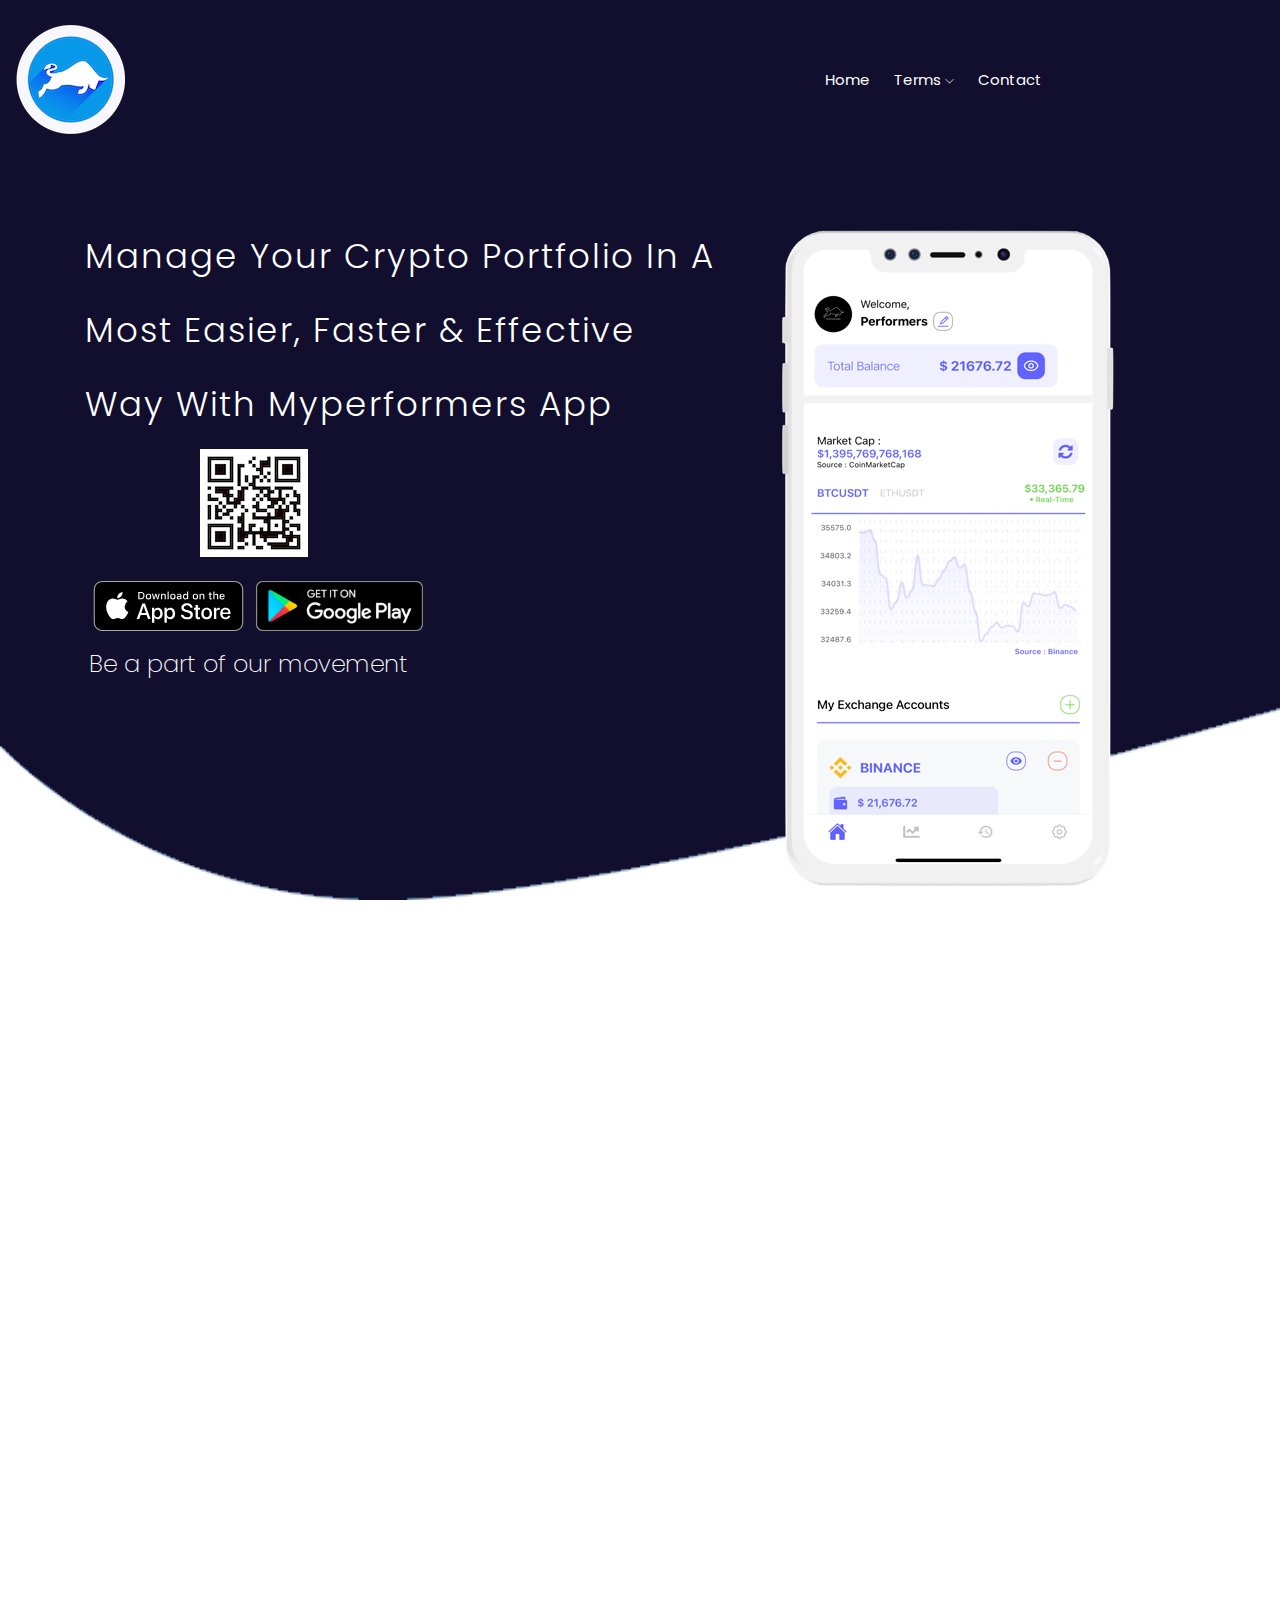
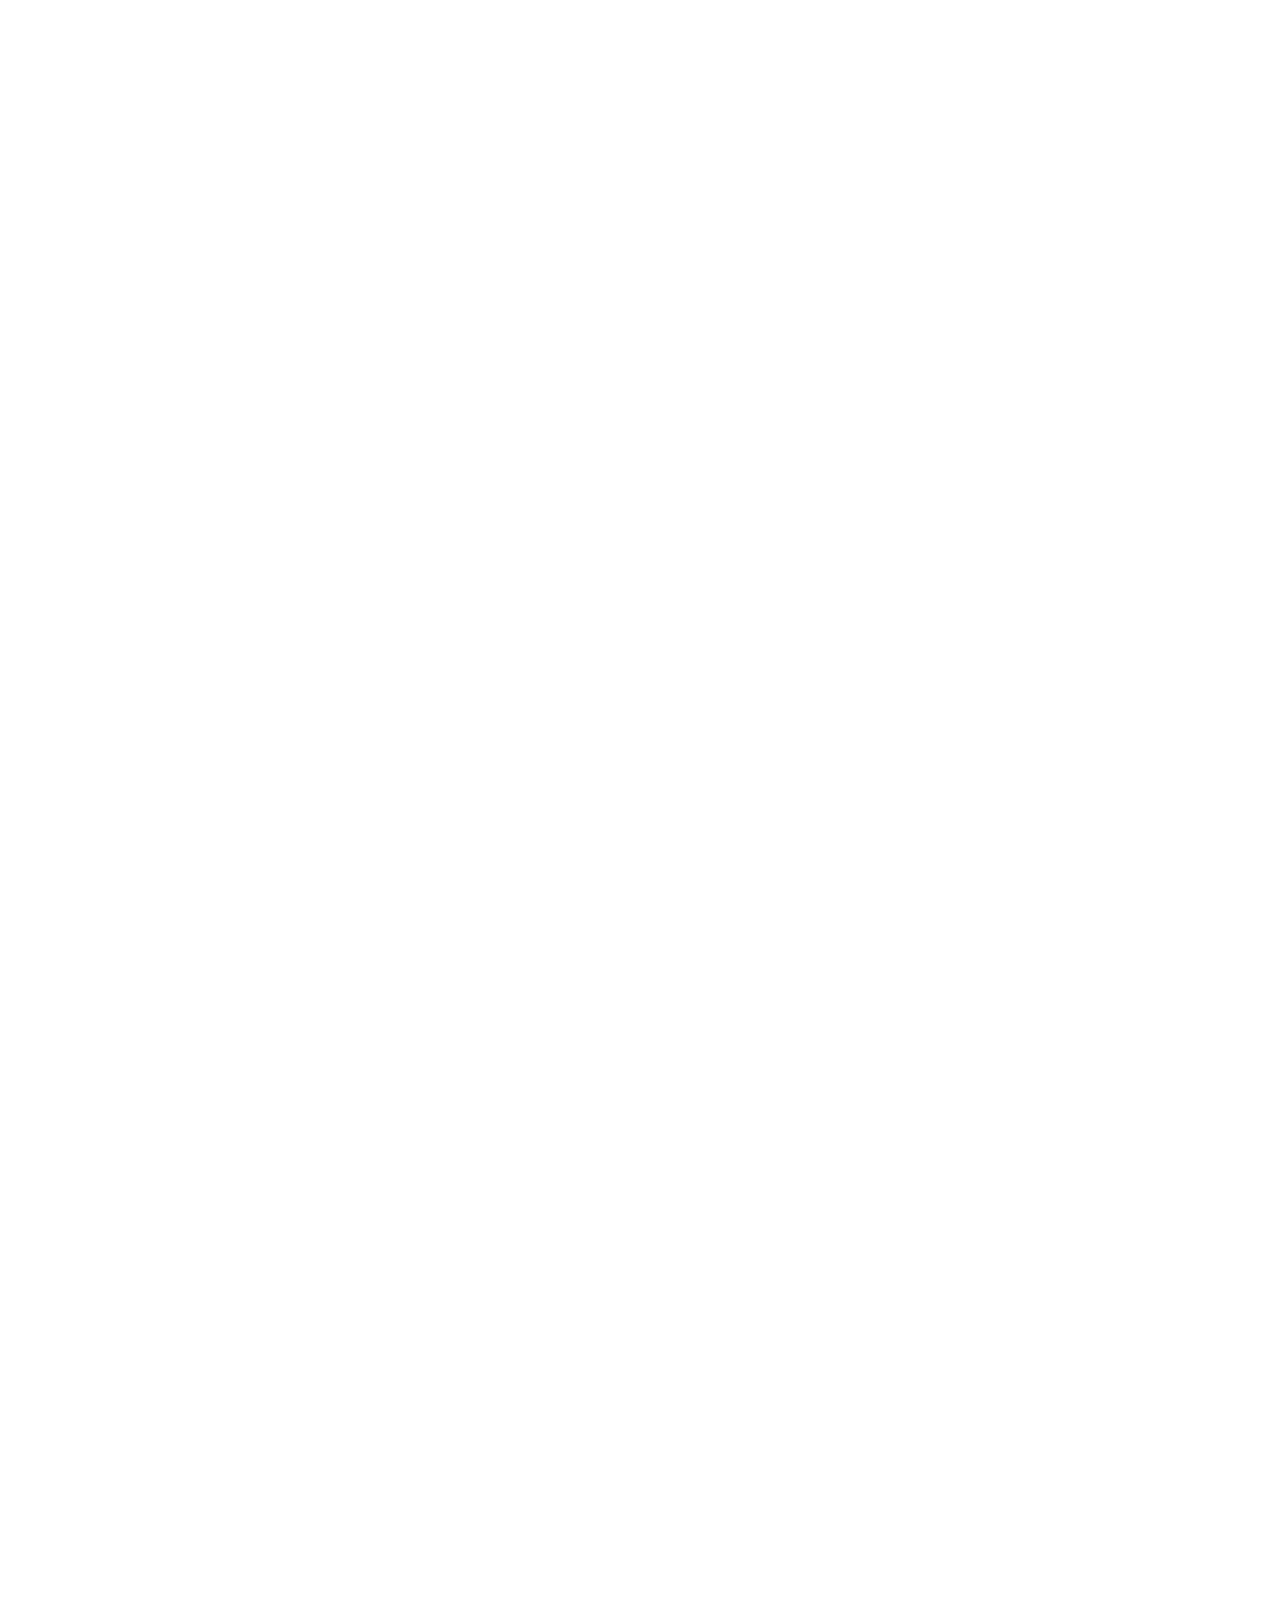
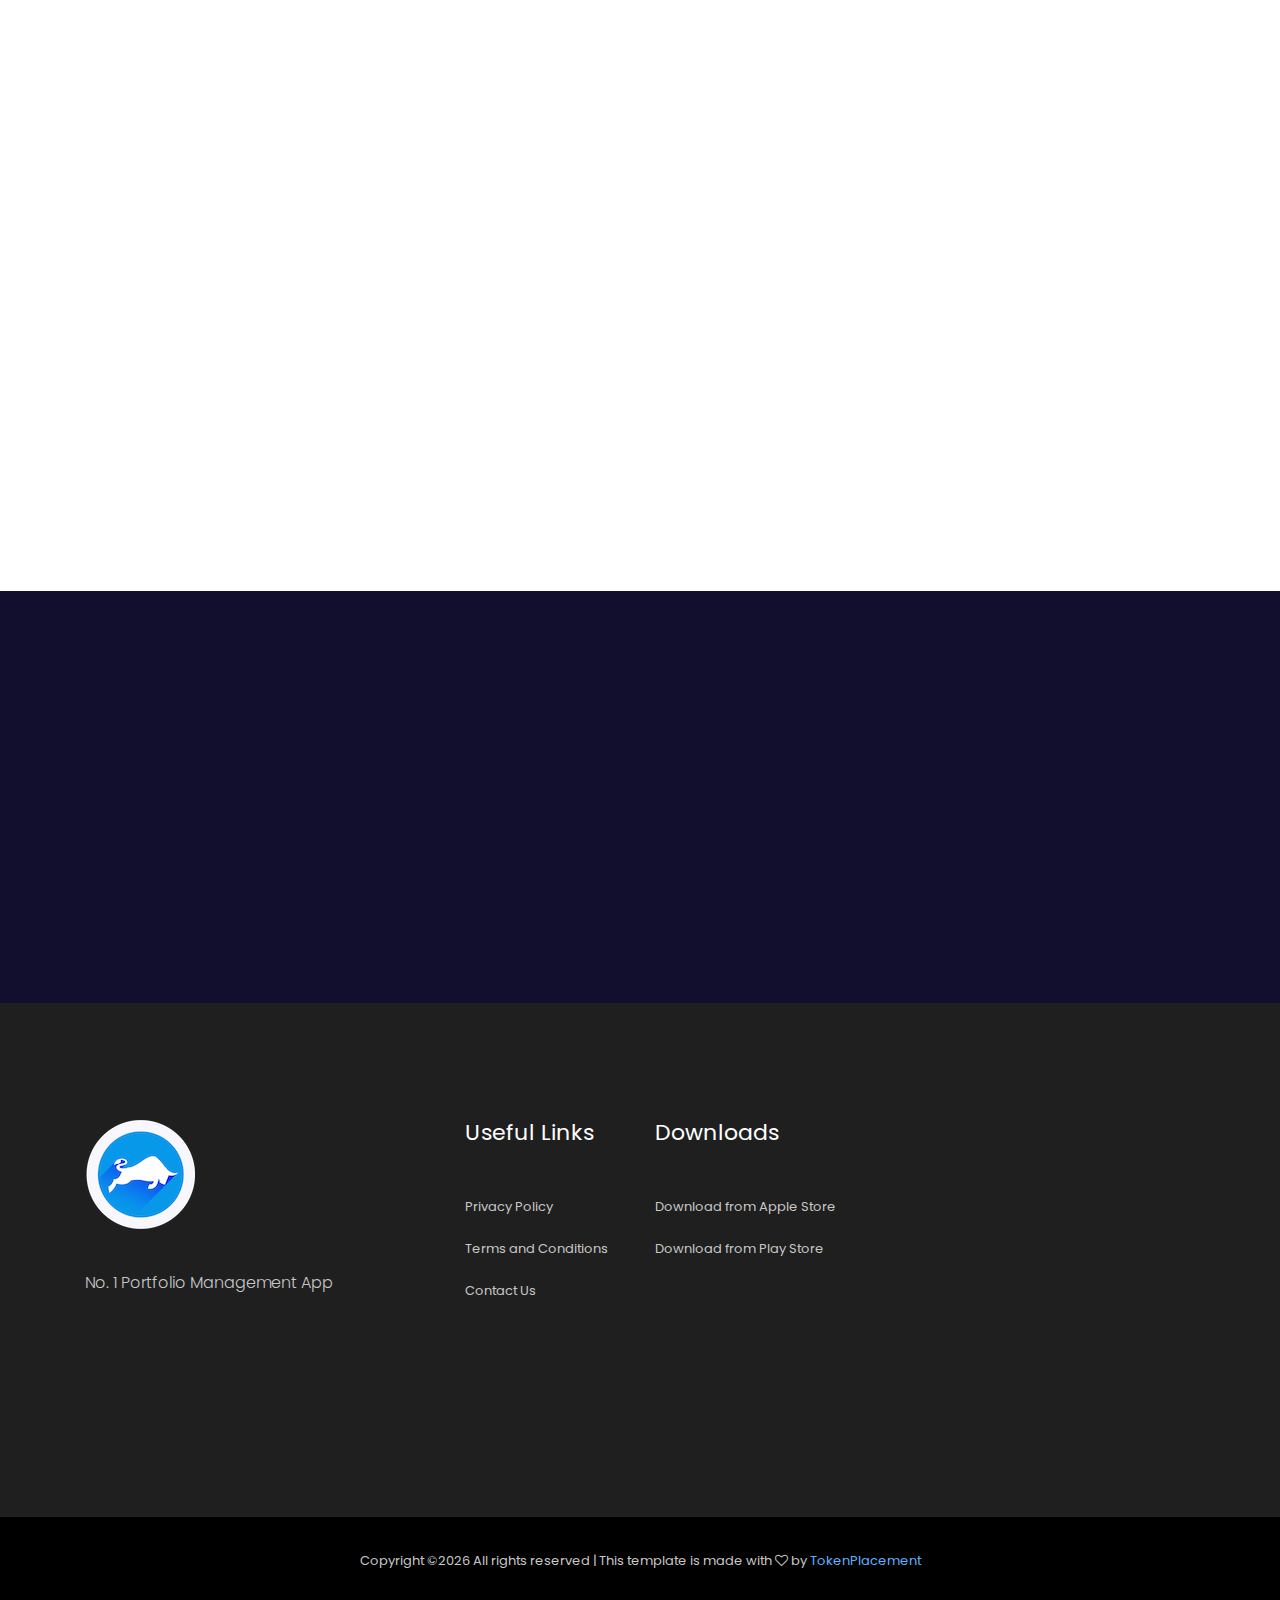
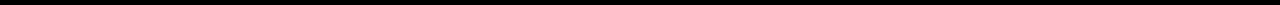
<file: public/index.html>
<!doctype html>
<html class="no-js" lang="zxx">

<head>
    <meta charset="utf-8">
    <meta http-equiv="x-ua-compatible" content="ie=edge">
    <title>Performers App: Portfolio Management App</title>
    <meta name="description" content="">
    <meta name="viewport" content="width=device-width, initial-scale=1">

    <!-- <link rel="manifest" href="site.webmanifest"> -->
    <!-- Place favicon.ico in the root directory -->
    <link rel="shortcut icon" href="img/favicon.ico" type="image/x-icon">
    <link rel="icon" href="img/favicon.ico" type="image/x-icon">

    <!-- CSS here -->
    <link rel="stylesheet" href="css/bootstrap.min.css">
    <link rel="stylesheet" href="css/owl.carousel.min.css">
    <link rel="stylesheet" href="css/magnific-popup.css">
    <link rel="stylesheet" href="css/font-awesome.min.css">
    <link rel="stylesheet" href="css/themify-icons.css">
    <link rel="stylesheet" href="css/nice-select.css">
    <link rel="stylesheet" href="css/flaticon.css">
    <link rel="stylesheet" href="css/gijgo.css">
    <link rel="stylesheet" href="css/animate.min.css">
    <link rel="stylesheet" href="css/slick.css">
    <link rel="stylesheet" href="css/slicknav.css">
    <link rel="stylesheet" href="css/style.css">
    <!-- <link rel="stylesheet" href="css/responsive.css"> -->
</head>

<body>
<!--[if lte IE 9]>
<p class="browserupgrade">You are using an <strong>outdated</strong> browser. Please <a href="https://browsehappy.com/">upgrade
    your browser</a> to improve your experience and security.</p>
<![endif]-->

<!-- header-start -->
<header>
    <div class="header-area ">
        <div id="sticky-header" class="main-header-area">
            <div class="container-fluid">
                <div class="row align-items-center">
                    <div class="col-2">
                        <div class="logo">
                            <a href="index.html">
                                <img class="header-logo" src="img/logo.png" alt="">
                            </a>
                        </div>
                    </div>
                    <div class="col-8">
                        <div class="main-menu">
                            <nav>
                                <ul id="navigation">
                                    <li><a class="active" href="index.html">home</a></li>
                                    <!--                                        <li><a href="features.html">Features</a></li>-->
                                    <!--                                        <li><a href="Pricing.html">Pricing</a></li>-->
                                    <li><a href="#">Terms <i class="ti-angle-down"></i></a>
                                        <ul class="submenu">
                                            <li><a href="privacy.html">Privacy Policy</a></li>
                                            <li><a href="terms.html">Terms and Conditions</a></li>
                                        </ul>
                                    </li>
                                    <!--                                        <li><a href="#">pages <i class="ti-angle-down"></i></a>-->
                                    <!--                                            <ul class="submenu">-->
                                    <!--                                                 <li><a href="elements.html">elements</a></li>-->
                                    <!--                                            </ul>-->
                                    <!--                                        </li>-->
                                    <li><a href="contact.html">Contact</a></li>
                                </ul>
                            </nav>
                        </div>
                    </div>
                    <!--                        <div class="col-xl-1 col-lg-1 d-none d-lg-block">-->
                    <!--                            <div class="Appointment">-->
                    <!--                                <div class="book_btn d-none d-lg-block">-->
                    <!--                                    <a  href="#">Download</a>-->
                    <!--                                </div>-->
                    <!--                            </div>-->
                    <!--                        </div>-->
                    <div class="col-12">
                        <div class="mobile_menu d-block d-lg-none"></div>
                    </div>
                </div>

            </div>
        </div>
    </div>
</header>
<!-- header-end -->

<!-- slider_area_start -->
<div class="slider_area">
    <div class="single_slider  d-flex align-items-center slider_bg_1">
        <div class="container">
            <div class="row align-items-center">
                <div class="col-xl-7 col-md-6">
                    <div class="slider_text ">
                        <h3 class="wow fadeInDown" data-wow-duration="1s" data-wow-delay=".1s">Manage your Crypto
                            Portfolio in a most easier, faster & effective way with myperformers app</h3>

                        <div class="col-xl-1 col-md-1">
                            <img src="img/qr-code-performers.png" alt="" style="padding-left:100px">
                        </div>
                        <br>
                        <div class="app_download wow fadeInDown" data-wow-duration="1s" data-wow-delay=".1s">
                            <a href="#">
                                <img src="img/ilstrator/app.svg" alt="">
                            </a>


                            <a href="#">
                                <img src="img/ilstrator/play.svg" alt="">
                            </a>
                        </div>
                        <div class="wow fadeInLeft sub-header" data-wow-duration="1s" data-wow-delay=".1s">Be a part of
                            our
                            movement
                        </div>
                    </div>
                </div>

                <div class="col-xl-5 col-md-6">
                    <div class="phone_thumb wow fadeInDown" data-wow-duration="1.1s" data-wow-delay=".2s">
                        <img src="img/ilstrator/phone.png" alt="">
                    </div>
                </div>
            </div>
        </div>
    </div>
</div>
<!-- slider_area_end -->
<!-- service_area  -->
<!--div class="service_area">
    <div class="container">
        <div class="row">
            <div class="col-xl-12">
                <div class="section_title text-center  wow fadeInUp" data-wow-duration=".5s" data-wow-delay=".3s">
                    <h3>Save your time <br>
                            managing your portfolio</h3>
                </div>
            </div>
        </div>
        <div class="row">
            <div class="col-lg-4 col-md-4">
                <div class="single_service text-center wow fadeInUp" data-wow-duration=".6s" data-wow-delay=".4s">
                    <div class="thumb">
                            <img src="img/icon/2.svg" alt="">
                    </div>
                    <h3>Secure protection <br>
                        <b> of data</b></h3>
                </div>
            </div>
            <div class="col-lg-4 col-md-4">
                    <div class="single_service text-center wow fadeInUp" data-wow-duration=".7s" data-wow-delay=".5s">
                            <div class="thumb">
                                    <img src="img/icon/1.svg" alt="">
                            </div>
                            <h3>Light and Dark <br>
                                  <b>View Modes</b>  </h3>
                        </div>
            </div>
            <div class="col-lg-4 col-md-4">

                        <div class="single_service text-center wow fadeInUp " data-wow-duration=".8s" data-wow-delay=".6s">
                            <div class="thumb">
                                    <img src="img/icon/3.svg" alt="">
                            </div>
                            <h3>Establish a strong <br>
                                <b>Portfolio</b>
                                    </h3>
                        </div>
            </div>
        </div>
    </div>
</div-->
<!--/ service_area  -->

<!-- service_area_2  -->
<!--div class="service_area_2">
    <div class="container">
        <div class="row align-items-center">
            <div class="col-xl-4 col-lg-4 col-md-6 wow fadeInLeft" data-wow-duration=".4s" data-wow-delay=".5s">
                <div class="man_thumb">
                    <img src="img/ilstrator_img/man_walk.png" alt="">
                </div>
            </div>
            <div class="col-xl-5 offset-xl-1 col-lg-6 col-md-6 ">
                <div class="mobile_screen wow fadeInRight" data-wow-duration=".8s" data-wow-delay=".5s">
                    <img src="img/ilstrator_img/mobile_screen.png" alt="">
                </div>
            </div>
        </div>
        <div class="service_content_wrap">
            <div class="row">
                <div class="col-lg-4 col-md-4">
                    <div class="single_service  wow fadeInUp" data-wow-duration=".5s" data-wow-delay=".3s">
                        <span>01</span>
                        <h3>Intelligent App with AI Algorithm</h3>
                        <p>Create your account in just one click using SMS Verification</p>
                    </div>
                </div>
                <div class="col-lg-4 col-md-4">
                    <div class="single_service  wow fadeInUp" data-wow-duration=".6s" data-wow-delay=".4s">
                        <span>02</span>
                        <h3>Valuable free signals</h3>
                        <p>Link your exchange accounts</p>
                    </div>
                </div>
                <div class="col-lg-4 col-md-4  wow fadeInUp" data-wow-duration=".7s" data-wow-delay=".5s">
                    <div class="single_service">
                        <span>03</span>
                        <h3>User friendly interface</h3>
                        <p>Explore the buying and selling prices in just one click and start trading right away.</p>
                    </div>
                </div>
            </div>
        </div>
    </div>
</div-->
<!--/ service_area_2  -->

<div class="features_area ">
    <div class="container">
        <div class="features_main_wrap">
            <div class="row  align-items-center">
                <div class="col-xl-5 col-lg-5 offset-xl-1 offset-lg-1 col-md-6">
                    <div class="about_image wow fadeInLeft" data-wow-duration=".4s" data-wow-delay=".3s">
                        <img src="img/ilstrator_img/mobile_screen.png" alt="">
                    </div>
                </div>
                <div class="col-xl-6 col-lg-6 col-md-6">
                    <div class="features_info">
                        <h3 class="wow fadeInUp" data-wow-duration=".5s" data-wow-delay=".3s">Why Myperformer App</h3>
                        <!--p class="wow fadeInUp" data-wow-duration=".6s" data-wow-delay=".4s"  >One click seamless account setup process</p-->
                        <ul>
                            <li class="wow fadeInUp" data-wow-duration=".7s" data-wow-delay=".5s"> Intelligent App with
                                AI Algorithm
                            </li>
                            <li class="wow fadeInUp" data-wow-duration=".8s" data-wow-delay=".6s"> Valuable free
                                signals
                            </li>
                            <li class="wow fadeInUp" data-wow-duration=".9s" data-wow-delay=".7s"> User friendly
                                interface
                            </li>
                        </ul>

                        <div class="row">
                            <div class="app_download wow fadeInDown" data-wow-duration="1s" data-wow-delay=".1s">
                                <a href="#">
                                    <img src="img/ilstrator/app.svg" alt="">
                                </a>
                                <a href="#">
                                    <img src="img/ilstrator/play.svg" alt="">
                                </a>

                            </div>
                        </div>
                    </div>
                </div>
            </div>
        </div>
    </div>
</div>


<!-- about  -->
<div class="features_area ">
    <div class="container">
        <!--div class="features_main_wrap">
                <div class="row  align-items-center">
                        <div class="col-xl-5 col-lg-5 col-md-6">
                            <div class="features_info2">
                                <h3>Features that give
                                    you real feel</h3>
                                <p>Our app is packed with incredible, powerful and simple to use features. You would love to make use of the app for your Portfolio Management needs</p>
                                <div class="about_btn">
                                    <a class="boxed-btn4" href="#">Download Now</a>
                                </div>
                            </div>
                        </div>
                        <div class="col-xl-5 col-lg-5 offset-xl-1 offset-lg-1 col-md-6 ">
                            <div class="about_draw wow fadeInUp" data-wow-duration=".7s" data-wow-delay=".5s">
                                <img src="img/ilstrator_img/draw.png" alt="">
                            </div>
                        </div>
                </div>
        </div-->
        <div class="features_main_wrap">
            <div class="row  align-items-center">
                <div class="col-xl-6 col-lg-6 col-md-6">
                    <div class="features_info">
                        <h3 class="wow fadeInUp" data-wow-duration=".5s" data-wow-delay=".3s">Be in the Crypto World in
                            3 Steps!</h3>
                        <!--p class="wow fadeInUp" data-wow-duration=".6s" data-wow-delay=".4s"  >One click seamless account setup process</p-->
                        <ul>
                            <li class="wow fadeInUp" data-wow-duration=".7s" data-wow-delay=".5s"><br><strong>Sign Up
                                for free</strong><br>Create your account in just one click using SMS verification
                            </li>
                            <li class="wow fadeInUp" data-wow-duration=".8s" data-wow-delay=".6s"><br><strong>Create
                                your profile</strong><br>Link your exchange accounts
                            </li>
                            <li class="wow fadeInUp" data-wow-duration=".9s" data-wow-delay=".7s">
                                <br><strong>Start!</strong><br>Explore the buying and selling prices in just one click
                                and start right away
                            </li>
                        </ul>

                        <div class="row">
                            <div class="app_download wow fadeInDown" data-wow-duration="1s" data-wow-delay=".1s">
                                <a href="#">
                                    <img src="img/ilstrator/app.svg" alt="">
                                </a>
                                <a href="#">
                                    <img src="img/ilstrator/play.svg" alt="">
                                </a>
                            </div>
                        </div>
                    </div>

                </div>
                <div class="col-xl-5 col-lg-5 offset-xl-1 offset-lg-1 col-md-6">
                    <div class="about_image wow fadeInLeft" data-wow-duration=".4s" data-wow-delay=".3s">
                        <img src="img/ilstrator_img/phone02.png" alt="">
                    </div>
                </div>

            </div>
        </div>

        <div class="features_main_wrap">
            <div class="row  align-items-center">
                <div class="col-xl-5 col-lg-5 offset-xl-1 offset-lg-1 col-md-6">
                    <div class="about_image wow fadeInLeft" data-wow-duration=".4s" data-wow-delay=".3s">
                        <img src="img/ilstrator_img/phone01.png" alt="">
                    </div>
                </div>
                <div class="col-xl-6 col-lg-6 col-md-6">
                    <div class="features_info">
                        <h3 class="wow fadeInUp" data-wow-duration=".5s" data-wow-delay=".3s">Easy setup and <br>
                            management</h3>
                        <!--p class="wow fadeInUp" data-wow-duration=".6s" data-wow-delay=".4s"  >One click seamless account setup process</p-->
                        <ul>
                            <li class="wow fadeInUp" data-wow-duration=".7s" data-wow-delay=".5s"> Secured and trusted
                                strong crypto signal management
                            </li>
                            <li class="wow fadeInUp" data-wow-duration=".8s" data-wow-delay=".6s"> Easy access to
                                different exchanges
                            </li>
                            <li class="wow fadeInUp" data-wow-duration=".9s" data-wow-delay=".7s"> Easy buying of
                                signals, manual and automatic
                            </li>
                        </ul>

                        <div class="row">
                            <div class="app_download wow fadeInDown" data-wow-duration="1s" data-wow-delay=".1s">
                                <a href="#">
                                    <img src="img/ilstrator/app.svg" alt="">
                                </a>
                                <a href="#">
                                    <img src="img/ilstrator/play.svg" alt="">
                                </a>

                            </div>
                        </div>
                    </div>
                </div>
            </div>
        </div>
    </div>
</div>
<!--/ about  -->
<!-- testmonial_area  -->
<!--    <div class="testmonial_area">-->
<!--        <div class="container">-->
<!--            <div class="col-xl-12">-->
<!--                <div class="testmonial_active owl-carousel">-->
<!--                    <div class="single_testmonial text-center wow fadeInUp" data-wow-duration=".5s" data-wow-delay=".3s">-->
<!--                        <div class="section_title">-->
<!--                            <h3>Review from our <br>-->
<!--                                    regular users</h3>-->
<!--                        </div>-->
<!--                        <p>-->
<!--                                Lorem ipsum dolor sit amet, consectetur adipiscing elit sed do eiusmod <br>-->
<!--                                tempor incididunt labore et dolore magna aliqua <br>-->
<!--                                quis ipsum suspendisse ultrices.-->
<!--                        </p>-->
<!--                        <div class="rating_author">-->
<!--                            <i class="fa fa-star"></i>-->
<!--                            <i class="fa fa-star"></i>-->
<!--                            <i class="fa fa-star"></i>-->
<!--                            <i class="fa fa-star"></i>-->
<!--                            <i class="fa fa-star"></i>-->
<!--                            <span>-->
<!--                                    - Robert Smile-->
<!--                            </span>-->
<!--                        </div>-->
<!--                    </div>-->
<!--                    <div class="single_testmonial text-center wow fadeInUp" data-wow-duration=".5s" data-wow-delay=".3s">-->
<!--                        <div class="section_title">-->
<!--                            <h3>Review from our <br>-->
<!--                                    regular users</h3>-->
<!--                        </div>-->
<!--                        <p>-->
<!--                                Lorem ipsum dolor sit amet, consectetur adipiscing elit sed do eiusmod <br>-->
<!--                                tempor incididunt labore et dolore magna aliqua <br>-->
<!--                                quis ipsum suspendisse ultrices.-->
<!--                        </p>-->
<!--                        <div class="rating_author">-->
<!--                            <i class="fa fa-star"></i>-->
<!--                            <i class="fa fa-star"></i>-->
<!--                            <i class="fa fa-star"></i>-->
<!--                            <i class="fa fa-star"></i>-->
<!--                            <i class="fa fa-star"></i>-->
<!--                            <span>-->
<!--                                    - Robert Smile-->
<!--                            </span>-->
<!--                        </div>-->
<!--                    </div>-->
<!--                    <div class="single_testmonial text-center wow fadeInUp" data-wow-duration=".5s" data-wow-delay=".3s">-->
<!--                        <div class="section_title">-->
<!--                            <h3>Review from our <br>-->
<!--                                    regular users</h3>-->
<!--                        </div>-->
<!--                        <p>-->
<!--                                Lorem ipsum dolor sit amet, consectetur adipiscing elit sed do eiusmod <br>-->
<!--                                tempor incididunt labore et dolore magna aliqua <br>-->
<!--                                quis ipsum suspendisse ultrices.-->
<!--                        </p>-->
<!--                        <div class="rating_author">-->
<!--                            <i class="fa fa-star"></i>-->
<!--                            <i class="fa fa-star"></i>-->
<!--                            <i class="fa fa-star"></i>-->
<!--                            <i class="fa fa-star"></i>-->
<!--                            <i class="fa fa-star"></i>-->
<!--                            <span>-->
<!--                                    - Robert Smile-->
<!--                            </span>-->
<!--                        </div>-->
<!--                    </div>-->
<!--                    <div class="single_testmonial text-center wow fadeInUp" data-wow-duration=".5s" data-wow-delay=".3s">-->
<!--                        <div class="section_title">-->
<!--                            <h3>Review from our <br>-->
<!--                                    regular users</h3>-->
<!--                        </div>-->
<!--                        <p>-->
<!--                                Lorem ipsum dolor sit amet, consectetur adipiscing elit sed do eiusmod <br>-->
<!--                                tempor incididunt labore et dolore magna aliqua <br>-->
<!--                                quis ipsum suspendisse ultrices.-->
<!--                        </p>-->
<!--                        <div class="rating_author">-->
<!--                            <i class="fa fa-star"></i>-->
<!--                            <i class="fa fa-star"></i>-->
<!--                            <i class="fa fa-star"></i>-->
<!--                            <i class="fa fa-star"></i>-->
<!--                            <i class="fa fa-star"></i>-->
<!--                            <span>-->
<!--                                    - Robert Smile-->
<!--                            </span>-->
<!--                        </div>-->
<!--                    </div>-->
<!--                </div>-->
<!--            </div>-->
<!--        </div>-->
<!--    </div>-->
<!--/ testmonial_area  -->

<!-- prising_area  -->
<!--div class="prising_area">
    <div class="container">
        <div class="row">
            <div class="col-xl-12">
                <div class="section_title text-center wow fadeInUp" data-wow-duration=".5s" data-wow-delay=".5s">
                    <h3>Unlock full Power</h3>
                    <p>Lorem ipsum dolor sit amet, consectetur adipiscing
                        elit sed do eiusmod <br> tempor incididunt.</p>
                </div>
            </div>
        </div>
        <div class="row no-gutters align-items-center">
            <div class="col-xl-4 col-md-4">
                <div class="single_prising text-center wow fadeInUp" data-wow-duration=".7s" data-wow-delay=".8s">
                    <div class="prising_header d-flex justify-content-between">
                        <h3>Basic</h3>
                        <span>$06</span>
                    </div>
                    <ul>
                        <li>One User</li>
                        <li>1000 ui elements</li>
                        <li>Webmail Support</li>
                        <li>100GB Cloud Storage</li>
                    </ul>
                    <div class="prising_bottom">
                        <a href="#" class="get_now prising_btn">Get Now</a>
                    </div>
                </div>
            </div>
            <div class="col-xl-4 col-md-4">
                <div class="single_prising text-center wow fadeInUp" data-wow-duration=".6s" data-wow-delay=".6s">
                    <div class="prising_header d-flex justify-content-between pink_header">
                        <h3>Team</h3>
                        <span>$06</span>
                    </div>
                    <ul>
                        <li>One User</li>
                        <li>1000 ui elements</li>
                        <li>Webmail Support</li>
                        <li>100GB Cloud Storage</li>
                        <li>Unlimited Users Limit</li>
                    </ul>
                    <div class="prising_bottom">
                        <a href="#" class="get_now prising_btn">Get Now</a>
                    </div>
                </div>
            </div>
            <div class="col-xl-4 col-md-4">
                <div class="single_prising text-center wow fadeInUp" data-wow-duration=".7s" data-wow-delay=".8s">
                    <div class="prising_header d-flex justify-content-between green_header">
                        <h3>Business</h3>
                        <span>$06</span>
                    </div>
                    <ul>
                        <li>One User</li>
                        <li>1000 ui elements</li>
                        <li>Webmail Support</li>
                        <li>100GB Cloud Storage</li>
                    </ul>
                    <div class="prising_bottom">
                        <a href="#" class="get_now prising_btn">Get Now</a>
                    </div>
                </div>
            </div>
        </div>
    </div>
</div-->
<!--/ prising_area  -->

<!-- productivity_area  -->
<div class="productivity_area">
    <div class="container">
        <div class="row align-items-center">
            <div class="col-xl-7 col-md-12 col-lg-6">
                <p class="wow fadeInDown sub-header" style="text-align:center" data-wow-duration="1s"
                   data-wow-delay=".1s">Get started now and manage your
                    investment in a more effective way with us!</p>
            </div>
            <div class="col-xl-5 col-md-12 col-lg-6">
                <div class="app_download wow fadeInDown" data-wow-duration="1s" data-wow-delay=".1s">
                    <a href="#"><img src="img/ilstrator/app.svg" alt="">
                    </a>
                    <a href="#">
                        <img src="img/ilstrator/play.svg" alt="">
                    </a>

                </div>
            </div>
        </div>
    </div>
</div>
<!--/ productivity_area  -->

<!-- footer start -->
<footer class="footer">
    <div class="footer_top">
        <div class="container">
            <div class="row">
                <div class="col-xl-4 col-md-6 col-lg-4">
                    <div class="footer_widget">
                        <div class="footer_logo">
                            <a href="#">
                                <img src="img/logo.png" alt="">
                            </a>
                        </div>
                        <p>
                            No. 1 Portfolio Management App
                        </p>
                        <!--                            <div class="socail_links">-->
                        <!--                                <ul>-->
                        <!--                                    <li>-->
                        <!--                                        <a href="#">-->
                        <!--                                            <i class="ti-facebook"></i>-->
                        <!--                                        </a>-->
                        <!--                                    </li>-->
                        <!--                                    <li>-->
                        <!--                                        <a href="#">-->
                        <!--                                            <i class="ti-twitter-alt"></i>-->
                        <!--                                        </a>-->
                        <!--                                    </li>-->
                        <!--                                    <li>-->
                        <!--                                        <a href="#">-->
                        <!--                                            <i class="fa fa-instagram"></i>-->
                        <!--                                        </a>-->
                        <!--                                    </li>-->
                        <!--                                </ul>-->
                        <!--                            </div>-->

                    </div>
                </div>
                <!--                    <div class="col-xl-2 offset-xl-1 col-md-6 col-lg-3">-->
                <!--                        <div class="footer_widget">-->
                <!--                            <h3 class="footer_title">-->
                <!--                                    Services-->
                <!--                            </h3>-->
                <!--                            <ul>-->
                <!--                                <li><a href="#">Team management</a></li>-->
                <!--                                <li><a href="#">Collaboration</a></li>-->
                <!--                                <li><a href="#">Todo</a></li>-->
                <!--                                <li><a href="#">Events</a></li>-->
                <!--                            </ul>-->

                <!--                        </div>-->
                <!--                    </div>-->
                <div class="col-xl-2 col-md-6 col-lg-2">
                    <div class="footer_widget">
                        <h3 class="footer_title">
                            Useful Links
                        </h3>
                        <ul>
                            <li><a href="privacy.html">Privacy Policy</a></li>
                            <li><a href="terms.html">Terms and Conditions</a></li>
                            <li><a href="contact.html">Contact Us</a></li>
                        </ul>
                    </div>
                </div>
                <div class="col-xl-3 col-md-6 col-lg-3">
                    <div class="footer_widget">
                        <h3 class="footer_title">
                            Downloads
                        </h3>
                        <ul>
                            <li>
                                <a href="#">
                                    Download from Apple Store

                                </a>
                            </li>
                            <li><a href="#">
                                Download from Play Store
                            </a>
                            </li>
                        </ul>
                    </div>
                </div>
            </div>
        </div>
    </div>
    <div class="copy-right_text">
        <div class="container">
            <div class="footer_border"></div>
            <div class="row">
                <div class="col-xl-12">
                    <p class="copy_right text-center">
                        <!-- Link back to Colorlib can't be removed. Template is licensed under CC BY 3.0. -->
                        Copyright &copy;<script>document.write(new Date().getFullYear());</script>
                        All rights reserved | This template is made with <i class="fa fa-heart-o"
                                                                            aria-hidden="true"></i> by <a
                            href="https://tokenplacement.com/" target="_blank">TokenPlacement</a>
                        <!-- Link back to Colorlib can't be removed. Template is licensed under CC BY 3.0. -->
                    </p>
                </div>
            </div>
        </div>
    </div>
</footer>
<!--/ footer end  -->

<!-- JS here -->
<script src="js/vendor/modernizr-3.5.0.min.js"></script>
<script src="js/vendor/jquery-1.12.4.min.js"></script>
<script src="js/popper.min.js"></script>
<script src="js/bootstrap.min.js"></script>
<script src="js/owl.carousel.min.js"></script>
<script src="js/isotope.pkgd.min.js"></script>
<script src="js/ajax-form.js"></script>
<script src="js/waypoints.min.js"></script>
<script src="js/jquery.counterup.min.js"></script>
<script src="js/imagesloaded.pkgd.min.js"></script>
<script src="js/scrollIt.js"></script>
<script src="js/jquery.scrollUp.min.js"></script>
<script src="js/wow.min.js"></script>
<script src="js/nice-select.min.js"></script>
<script src="js/jquery.slicknav.min.js"></script>
<script src="js/jquery.magnific-popup.min.js"></script>
<script src="js/plugins.js"></script>
<script src="js/gijgo.min.js"></script>

<!--contact js-->
<script src="js/contact.js"></script>
<script src="js/jquery.ajaxchimp.min.js"></script>
<script src="js/jquery.form.js"></script>
<script src="js/jquery.validate.min.js"></script>
<script src="js/mail-script.js"></script>

<script src="js/main.js"></script>
</body>

</html>
</file>
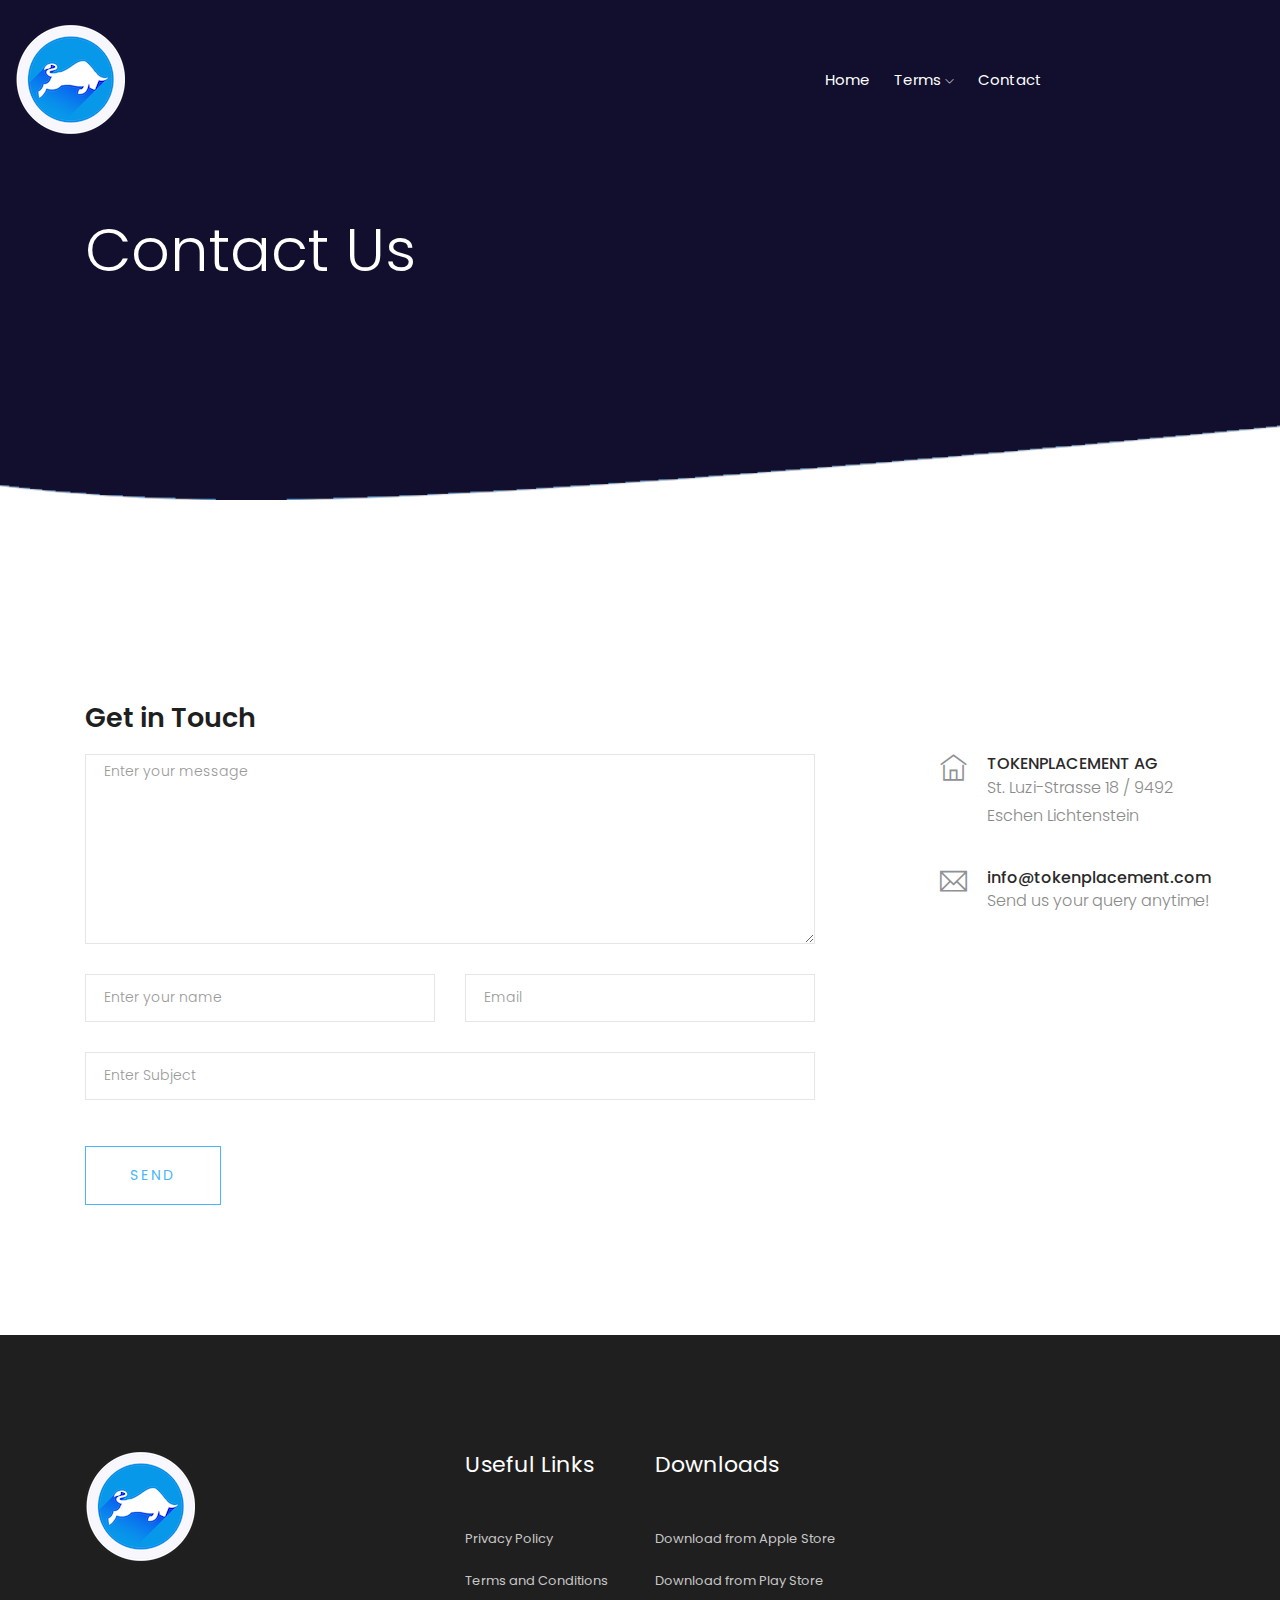
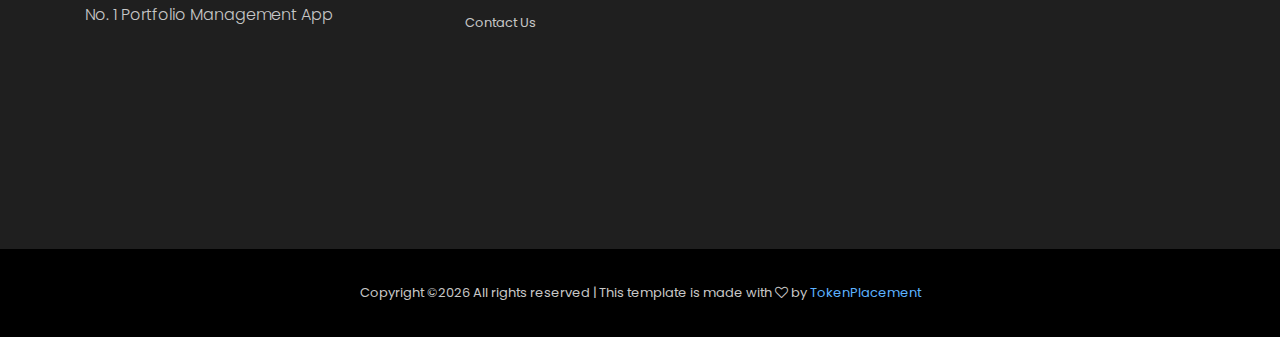
<file: public/contact.html>
<!doctype html>
<html class="no-js" lang="zxx">

<head>
    <meta charset="utf-8">
    <meta http-equiv="x-ua-compatible" content="ie=edge">
    <title>Performers App: Portfolio Management App</title>
    <meta name="description" content="">
    <meta name="viewport" content="width=device-width, initial-scale=1">

    <!-- <link rel="manifest" href="site.webmanifest"> -->
    <!-- Place favicon.ico in the root directory -->
    <link rel="shortcut icon" href="img/favicon.ico" type="image/x-icon">
    <link rel="icon" href="img/favicon.ico" type="image/x-icon">

    <!-- CSS here -->
    <link rel="stylesheet" href="css/bootstrap.min.css">
    <link rel="stylesheet" href="css/owl.carousel.min.css">
    <link rel="stylesheet" href="css/magnific-popup.css">
    <link rel="stylesheet" href="css/font-awesome.min.css">
    <link rel="stylesheet" href="css/themify-icons.css">
    <link rel="stylesheet" href="css/nice-select.css">
    <link rel="stylesheet" href="css/flaticon.css">
    <link rel="stylesheet" href="css/gijgo.css">
    <link rel="stylesheet" href="css/animate.min.css">
    <link rel="stylesheet" href="css/slicknav.css">
    <link rel="stylesheet" href="css/style.css">
    <!-- <link rel="stylesheet" href="css/responsive.css"> -->
</head>

<body>
<!--[if lte IE 9]>
<p class="browserupgrade">You are using an <strong>outdated</strong> browser. Please <a href="https://browsehappy.com/">upgrade
    your browser</a> to improve your experience and security.</p>
<![endif]-->


<!-- header-start -->
<header>
    <div class="header-area ">
        <div id="sticky-header" class="main-header-area">
            <div class="container-fluid">
                <div class="row align-items-center">
                    <div class="col-2">
                        <div class="logo">
                            <a href="index.html">
                                <img class="header-logo" src="img/logo.png" alt="">
                            </a>
                        </div>
                    </div>
                    <div class="col-8">
                        <div class="main-menu">
                            <nav>
                                <ul id="navigation">
                                    <li><a class="active" href="index.html">home</a></li>
                                    <!--                                        <li><a href="features.html">Features</a></li>-->
                                    <!--                                        <li><a href="Pricing.html">Pricing</a></li>-->
                                    <li><a href="#">Terms <i class="ti-angle-down"></i></a>
                                        <ul class="submenu">
                                            <li><a href="privacy.html">Privacy Policy</a></li>
                                            <li><a href="terms.html">Terms and Conditions</a></li>
                                        </ul>
                                    </li>
                                    <!--                                        <li><a href="#">pages <i class="ti-angle-down"></i></a>-->
                                    <!--                                            <ul class="submenu">-->
                                    <!--                                                 <li><a href="elements.html">elements</a></li>-->
                                    <!--                                            </ul>-->
                                    <!--                                        </li>-->
                                    <li><a href="contact.html">Contact</a></li>
                                </ul>
                            </nav>
                        </div>
                    </div>
                    <!--                        <div class="col-xl-1 col-lg-1 d-none d-lg-block">-->
                    <!--                            <div class="Appointment">-->
                    <!--                                <div class="book_btn d-none d-lg-block">-->
                    <!--                                    <a  href="#">Download</a>-->
                    <!--                                </div>-->
                    <!--                            </div>-->
                    <!--                        </div>-->
                    <div class="col-12">
                        <div class="mobile_menu d-block d-lg-none"></div>
                    </div>
                </div>

            </div>
        </div>
    </div>
</header>
<!-- header-end -->

<!-- bradcam_area  -->
<div class="bradcam_area bradcam_bg_1">
    <div class="container">
        <div class="row">
            <div class="col-xl-12">
                <div class="bradcam_text">
                    <h3>Contact Us</h3>
                </div>
            </div>
        </div>
    </div>
</div>
<!-- /bradcam_area  -->

    <!-- ================ contact section start ================= -->
    <section class="contact-section">
            <div class="container">
                <div class="d-none d-sm-block mb-5 pb-4">
<!--                    <div id="map" style="height: 480px; position: relative; overflow: hidden;"><div style="height: 100%; width: 100%; position: absolute; top: 0px; left: 0px; background-color: rgb(229, 227, 223);"><div class="gm-style" style="position: absolute; z-index: 0; left: 0px; top: 0px; height: 100%; width: 100%; padding: 0px; border-width: 0px; margin: 0px;"><div tabindex="0" style="position: absolute; z-index: 0; left: 0px; top: 0px; height: 100%; width: 100%; padding: 0px; border-width: 0px; margin: 0px; cursor: url(&quot;https://maps.gstatic.com/mapfiles/openhand_8_8.cur&quot;), default; touch-action: pan-x pan-y;"><div style="z-index: 1; position: absolute; left: 50%; top: 50%; width: 100%; transform: translate(0px, 0px);"><div style="position: absolute; left: 0px; top: 0px; z-index: 100; width: 100%;"><div style="position: absolute; left: 0px; top: 0px; z-index: 0;"><div style="position: absolute; z-index: 991; transform: matrix(1, 0, 0, 1, -100, -189);"><div style="position: absolute; left: 0px; top: 0px; width: 256px; height: 256px;"><div style="width: 256px; height: 256px;"></div></div><div style="position: absolute; left: -256px; top: 0px; width: 256px; height: 256px;"><div style="width: 256px; height: 256px;"></div></div><div style="position: absolute; left: -256px; top: -256px; width: 256px; height: 256px;"><div style="width: 256px; height: 256px;"></div></div><div style="position: absolute; left: 0px; top: -256px; width: 256px; height: 256px;"><div style="width: 256px; height: 256px;"></div></div><div style="position: absolute; left: 256px; top: -256px; width: 256px; height: 256px;"><div style="width: 256px; height: 256px;"></div></div><div style="position: absolute; left: 256px; top: 0px; width: 256px; height: 256px;"><div style="width: 256px; height: 256px;"></div></div><div style="position: absolute; left: 256px; top: 256px; width: 256px; height: 256px;"><div style="width: 256px; height: 256px;"></div></div><div style="position: absolute; left: 0px; top: 256px; width: 256px; height: 256px;"><div style="width: 256px; height: 256px;"></div></div><div style="position: absolute; left: -256px; top: 256px; width: 256px; height: 256px;"><div style="width: 256px; height: 256px;"></div></div><div style="position: absolute; left: -512px; top: 256px; width: 256px; height: 256px;"><div style="width: 256px; height: 256px;"></div></div><div style="position: absolute; left: -512px; top: 0px; width: 256px; height: 256px;"><div style="width: 256px; height: 256px;"></div></div><div style="position: absolute; left: -512px; top: -256px; width: 256px; height: 256px;"><div style="width: 256px; height: 256px;"></div></div><div style="position: absolute; left: 512px; top: -256px; width: 256px; height: 256px;"><div style="width: 256px; height: 256px;"></div></div><div style="position: absolute; left: 512px; top: 0px; width: 256px; height: 256px;"><div style="width: 256px; height: 256px;"></div></div><div style="position: absolute; left: 512px; top: 256px; width: 256px; height: 256px;"><div style="width: 256px; height: 256px;"></div></div></div></div></div><div style="position: absolute; left: 0px; top: 0px; z-index: 101; width: 100%;"></div><div style="position: absolute; left: 0px; top: 0px; z-index: 102; width: 100%;"></div><div style="position: absolute; left: 0px; top: 0px; z-index: 103; width: 100%;"><div style="position: absolute; left: 0px; top: 0px; z-index: -1;"><div style="position: absolute; z-index: 991; transform: matrix(1, 0, 0, 1, -100, -189);"><div style="width: 256px; height: 256px; overflow: hidden; position: absolute; left: 0px; top: 0px;"></div><div style="width: 256px; height: 256px; overflow: hidden; position: absolute; left: -256px; top: 0px;"></div><div style="width: 256px; height: 256px; overflow: hidden; position: absolute; left: -256px; top: -256px;"></div><div style="width: 256px; height: 256px; overflow: hidden; position: absolute; left: 0px; top: -256px;"></div><div style="width: 256px; height: 256px; overflow: hidden; position: absolute; left: 256px; top: -256px;"></div><div style="width: 256px; height: 256px; overflow: hidden; position: absolute; left: 256px; top: 0px;"></div><div style="width: 256px; height: 256px; overflow: hidden; position: absolute; left: 256px; top: 256px;"></div><div style="width: 256px; height: 256px; overflow: hidden; position: absolute; left: 0px; top: 256px;"></div><div style="width: 256px; height: 256px; overflow: hidden; position: absolute; left: -256px; top: 256px;"></div><div style="width: 256px; height: 256px; overflow: hidden; position: absolute; left: -512px; top: 256px;"></div><div style="width: 256px; height: 256px; overflow: hidden; position: absolute; left: -512px; top: 0px;"></div><div style="width: 256px; height: 256px; overflow: hidden; position: absolute; left: -512px; top: -256px;"></div><div style="width: 256px; height: 256px; overflow: hidden; position: absolute; left: 512px; top: -256px;"></div><div style="width: 256px; height: 256px; overflow: hidden; position: absolute; left: 512px; top: 0px;"></div><div style="width: 256px; height: 256px; overflow: hidden; position: absolute; left: 512px; top: 256px;"></div></div></div></div><div style="position: absolute; left: 0px; top: 0px; z-index: 0;"><div style="position: absolute; z-index: 991; transform: matrix(1, 0, 0, 1, -100, -189);"><div style="position: absolute; left: 0px; top: 0px; width: 256px; height: 256px; transition: opacity 200ms linear 0s;"><img draggable="false" alt="" role="presentation" src="https://maps.googleapis.com/maps/vt?pb=!1m5!1m4!1i9!2i470!3i302!4i256!2m3!1e0!2sm!3i476185792!2m3!1e2!6m1!3e5!3m14!2sen-US!3sUS!5e18!12m1!1e68!12m3!1e37!2m1!1ssmartmaps!12m4!1e26!2m2!1sstyles!2zcC5zOi02MHxwLmw6LTYw!4e0&amp;key=AIzaSyDpfS1oRGreGSBU5HHjMmQ3o5NLw7VdJ6I&amp;token=70038" style="width: 256px; height: 256px; user-select: none; border: 0px; padding: 0px; margin: 0px; max-width: none;"></div><div style="position: absolute; left: 256px; top: 0px; width: 256px; height: 256px; transition: opacity 200ms linear 0s;"><img draggable="false" alt="" role="presentation" src="https://maps.googleapis.com/maps/vt?pb=!1m5!1m4!1i9!2i471!3i302!4i256!2m3!1e0!2sm!3i476185840!2m3!1e2!6m1!3e5!3m14!2sen-US!3sUS!5e18!12m1!1e68!12m3!1e37!2m1!1ssmartmaps!12m4!1e26!2m2!1sstyles!2zcC5zOi02MHxwLmw6LTYw!4e0&amp;key=AIzaSyDpfS1oRGreGSBU5HHjMmQ3o5NLw7VdJ6I&amp;token=84496" style="width: 256px; height: 256px; user-select: none; border: 0px; padding: 0px; margin: 0px; max-width: none;"></div><div style="position: absolute; left: 256px; top: 256px; width: 256px; height: 256px; transition: opacity 200ms linear 0s;"><img draggable="false" alt="" role="presentation" src="https://maps.googleapis.com/maps/vt?pb=!1m5!1m4!1i9!2i471!3i303!4i256!2m3!1e0!2sm!3i476185840!2m3!1e2!6m1!3e5!3m14!2sen-US!3sUS!5e18!12m1!1e68!12m3!1e37!2m1!1ssmartmaps!12m4!1e26!2m2!1sstyles!2zcC5zOi02MHxwLmw6LTYw!4e0&amp;key=AIzaSyDpfS1oRGreGSBU5HHjMmQ3o5NLw7VdJ6I&amp;token=107953" style="width: 256px; height: 256px; user-select: none; border: 0px; padding: 0px; margin: 0px; max-width: none;"></div><div style="position: absolute; left: 0px; top: 256px; width: 256px; height: 256px; transition: opacity 200ms linear 0s;"><img draggable="false" alt="" role="presentation" src="https://maps.googleapis.com/maps/vt?pb=!1m5!1m4!1i9!2i470!3i303!4i256!2m3!1e0!2sm!3i476185792!2m3!1e2!6m1!3e5!3m14!2sen-US!3sUS!5e18!12m1!1e68!12m3!1e37!2m1!1ssmartmaps!12m4!1e26!2m2!1sstyles!2zcC5zOi02MHxwLmw6LTYw!4e0&amp;key=AIzaSyDpfS1oRGreGSBU5HHjMmQ3o5NLw7VdJ6I&amp;token=93495" style="width: 256px; height: 256px; user-select: none; border: 0px; padding: 0px; margin: 0px; max-width: none;"></div><div style="position: absolute; left: -256px; top: 256px; width: 256px; height: 256px; transition: opacity 200ms linear 0s;"><img draggable="false" alt="" role="presentation" src="https://maps.googleapis.com/maps/vt?pb=!1m5!1m4!1i9!2i469!3i303!4i256!2m3!1e0!2sm!3i476185792!2m3!1e2!6m1!3e5!3m14!2sen-US!3sUS!5e18!12m1!1e68!12m3!1e37!2m1!1ssmartmaps!12m4!1e26!2m2!1sstyles!2zcC5zOi02MHxwLmw6LTYw!4e0&amp;key=AIzaSyDpfS1oRGreGSBU5HHjMmQ3o5NLw7VdJ6I&amp;token=85128" style="width: 256px; height: 256px; user-select: none; border: 0px; padding: 0px; margin: 0px; max-width: none;"></div><div style="position: absolute; left: -512px; top: 256px; width: 256px; height: 256px; transition: opacity 200ms linear 0s;"><img draggable="false" alt="" role="presentation" src="https://maps.googleapis.com/maps/vt?pb=!1m5!1m4!1i9!2i468!3i303!4i256!2m3!1e0!2sm!3i476185504!2m3!1e2!6m1!3e5!3m14!2sen-US!3sUS!5e18!12m1!1e68!12m3!1e37!2m1!1ssmartmaps!12m4!1e26!2m2!1sstyles!2zcC5zOi02MHxwLmw6LTYw!4e0&amp;key=AIzaSyDpfS1oRGreGSBU5HHjMmQ3o5NLw7VdJ6I&amp;token=46831" style="width: 256px; height: 256px; user-select: none; border: 0px; padding: 0px; margin: 0px; max-width: none;"></div><div style="position: absolute; left: -512px; top: 0px; width: 256px; height: 256px; transition: opacity 200ms linear 0s;"><img draggable="false" alt="" role="presentation" src="https://maps.googleapis.com/maps/vt?pb=!1m5!1m4!1i9!2i468!3i302!4i256!2m3!1e0!2sm!3i476184952!2m3!1e2!6m1!3e5!3m14!2sen-US!3sUS!5e18!12m1!1e68!12m3!1e37!2m1!1ssmartmaps!12m4!1e26!2m2!1sstyles!2zcC5zOi02MHxwLmw6LTYw!4e0&amp;key=AIzaSyDpfS1oRGreGSBU5HHjMmQ3o5NLw7VdJ6I&amp;token=10814" style="width: 256px; height: 256px; user-select: none; border: 0px; padding: 0px; margin: 0px; max-width: none;"></div><div style="position: absolute; left: -512px; top: -256px; width: 256px; height: 256px; transition: opacity 200ms linear 0s;"><img draggable="false" alt="" role="presentation" src="https://maps.googleapis.com/maps/vt?pb=!1m5!1m4!1i9!2i468!3i301!4i256!2m3!1e0!2sm!3i476184952!2m3!1e2!6m1!3e5!3m14!2sen-US!3sUS!5e18!12m1!1e68!12m3!1e37!2m1!1ssmartmaps!12m4!1e26!2m2!1sstyles!2zcC5zOi02MHxwLmw6LTYw!4e0&amp;key=AIzaSyDpfS1oRGreGSBU5HHjMmQ3o5NLw7VdJ6I&amp;token=118428" style="width: 256px; height: 256px; user-select: none; border: 0px; padding: 0px; margin: 0px; max-width: none;"></div><div style="position: absolute; left: 512px; top: -256px; width: 256px; height: 256px; transition: opacity 200ms linear 0s;"><img draggable="false" alt="" role="presentation" src="https://maps.googleapis.com/maps/vt?pb=!1m5!1m4!1i9!2i472!3i301!4i256!2m3!1e0!2sm!3i476185636!2m3!1e2!6m1!3e5!3m14!2sen-US!3sUS!5e18!12m1!1e68!12m3!1e37!2m1!1ssmartmaps!12m4!1e26!2m2!1sstyles!2zcC5zOi02MHxwLmw6LTYw!4e0&amp;key=AIzaSyDpfS1oRGreGSBU5HHjMmQ3o5NLw7VdJ6I&amp;token=43995" style="width: 256px; height: 256px; user-select: none; border: 0px; padding: 0px; margin: 0px; max-width: none;"></div><div style="position: absolute; left: 512px; top: 0px; width: 256px; height: 256px; transition: opacity 200ms linear 0s;"><img draggable="false" alt="" role="presentation" src="https://maps.googleapis.com/maps/vt?pb=!1m5!1m4!1i9!2i472!3i302!4i256!2m3!1e0!2sm!3i476185840!2m3!1e2!6m1!3e5!3m14!2sen-US!3sUS!5e18!12m1!1e68!12m3!1e37!2m1!1ssmartmaps!12m4!1e26!2m2!1sstyles!2zcC5zOi02MHxwLmw6LTYw!4e0&amp;key=AIzaSyDpfS1oRGreGSBU5HHjMmQ3o5NLw7VdJ6I&amp;token=905" style="width: 256px; height: 256px; user-select: none; border: 0px; padding: 0px; margin: 0px; max-width: none;"></div><div style="position: absolute; left: 512px; top: 256px; width: 256px; height: 256px; transition: opacity 200ms linear 0s;"><img draggable="false" alt="" role="presentation" src="https://maps.googleapis.com/maps/vt?pb=!1m5!1m4!1i9!2i472!3i303!4i256!2m3!1e0!2sm!3i476185840!2m3!1e2!6m1!3e5!3m14!2sen-US!3sUS!5e18!12m1!1e68!12m3!1e37!2m1!1ssmartmaps!12m4!1e26!2m2!1sstyles!2zcC5zOi02MHxwLmw6LTYw!4e0&amp;key=AIzaSyDpfS1oRGreGSBU5HHjMmQ3o5NLw7VdJ6I&amp;token=24362" style="width: 256px; height: 256px; user-select: none; border: 0px; padding: 0px; margin: 0px; max-width: none;"></div><div style="position: absolute; left: -256px; top: 0px; width: 256px; height: 256px; transition: opacity 200ms linear 0s;"><img draggable="false" alt="" role="presentation" src="https://maps.googleapis.com/maps/vt?pb=!1m5!1m4!1i9!2i469!3i302!4i256!2m3!1e0!2sm!3i476185792!2m3!1e2!6m1!3e5!3m14!2sen-US!3sUS!5e18!12m1!1e68!12m3!1e37!2m1!1ssmartmaps!12m4!1e26!2m2!1sstyles!2zcC5zOi02MHxwLmw6LTYw!4e0&amp;key=AIzaSyDpfS1oRGreGSBU5HHjMmQ3o5NLw7VdJ6I&amp;token=61671" style="width: 256px; height: 256px; user-select: none; border: 0px; padding: 0px; margin: 0px; max-width: none;"></div><div style="position: absolute; left: -256px; top: -256px; width: 256px; height: 256px; transition: opacity 200ms linear 0s;"><img draggable="false" alt="" role="presentation" src="https://maps.googleapis.com/maps/vt?pb=!1m5!1m4!1i9!2i469!3i301!4i256!2m3!1e0!2sm!3i476185792!2m3!1e2!6m1!3e5!3m14!2sen-US!3sUS!5e18!12m1!1e68!12m3!1e37!2m1!1ssmartmaps!12m4!1e26!2m2!1sstyles!2zcC5zOi02MHxwLmw6LTYw!4e0&amp;key=AIzaSyDpfS1oRGreGSBU5HHjMmQ3o5NLw7VdJ6I&amp;token=38214" style="width: 256px; height: 256px; user-select: none; border: 0px; padding: 0px; margin: 0px; max-width: none;"></div><div style="position: absolute; left: 0px; top: -256px; width: 256px; height: 256px; transition: opacity 200ms linear 0s;"><img draggable="false" alt="" role="presentation" src="https://maps.googleapis.com/maps/vt?pb=!1m5!1m4!1i9!2i470!3i301!4i256!2m3!1e0!2sm!3i476185792!2m3!1e2!6m1!3e5!3m14!2sen-US!3sUS!5e18!12m1!1e68!12m3!1e37!2m1!1ssmartmaps!12m4!1e26!2m2!1sstyles!2zcC5zOi02MHxwLmw6LTYw!4e0&amp;key=AIzaSyDpfS1oRGreGSBU5HHjMmQ3o5NLw7VdJ6I&amp;token=46581" style="width: 256px; height: 256px; user-select: none; border: 0px; padding: 0px; margin: 0px; max-width: none;"></div><div style="position: absolute; left: 256px; top: -256px; width: 256px; height: 256px; transition: opacity 200ms linear 0s;"><img draggable="false" alt="" role="presentation" src="https://maps.googleapis.com/maps/vt?pb=!1m5!1m4!1i9!2i471!3i301!4i256!2m3!1e0!2sm!3i476185792!2m3!1e2!6m1!3e5!3m14!2sen-US!3sUS!5e18!12m1!1e68!12m3!1e37!2m1!1ssmartmaps!12m4!1e26!2m2!1sstyles!2zcC5zOi02MHxwLmw6LTYw!4e0&amp;key=AIzaSyDpfS1oRGreGSBU5HHjMmQ3o5NLw7VdJ6I&amp;token=94061" style="width: 256px; height: 256px; user-select: none; border: 0px; padding: 0px; margin: 0px; max-width: none;"></div></div></div></div><div class="gm-style-pbc" style="z-index: 2; position: absolute; height: 100%; width: 100%; padding: 0px; border-width: 0px; margin: 0px; left: 0px; top: 0px; opacity: 0;"><p class="gm-style-pbt"></p></div><div style="z-index: 3; position: absolute; height: 100%; width: 100%; padding: 0px; border-width: 0px; margin: 0px; left: 0px; top: 0px; touch-action: pan-x pan-y;"><div style="z-index: 4; position: absolute; left: 50%; top: 50%; width: 100%; transform: translate(0px, 0px);"><div style="position: absolute; left: 0px; top: 0px; z-index: 104; width: 100%;"></div><div style="position: absolute; left: 0px; top: 0px; z-index: 105; width: 100%;"></div><div style="position: absolute; left: 0px; top: 0px; z-index: 106; width: 100%;"></div><div style="position: absolute; left: 0px; top: 0px; z-index: 107; width: 100%;"></div></div></div></div><iframe aria-hidden="true" frameborder="0" style="z-index: -1; position: absolute; width: 100%; height: 100%; top: 0px; left: 0px; border: none;" src="about:blank"></iframe><div style="margin-left: 5px; margin-right: 5px; z-index: 1000000; position: absolute; left: 0px; bottom: 0px;"><a target="_blank" rel="noopener" href="https://maps.google.com/maps?ll=-31.197,150.744&amp;z=9&amp;t=m&amp;hl=en-US&amp;gl=US&amp;mapclient=apiv3" title="Open this area in Google Maps (opens a new window)" style="position: static; overflow: visible; float: none; display: inline;"><div style="width: 66px; height: 26px; cursor: pointer;"><img alt="" src="https://maps.gstatic.com/mapfiles/api-3/images/google_white5.png" draggable="false" style="position: absolute; left: 0px; top: 0px; width: 66px; height: 26px; user-select: none; border: 0px; padding: 0px; margin: 0px;"></div></a></div><div style="background-color: white; padding: 15px 21px; border: 1px solid rgb(171, 171, 171); font-family: Roboto, Arial, sans-serif; color: rgb(34, 34, 34); box-sizing: border-box; box-shadow: rgba(0, 0, 0, 0.2) 0px 4px 16px; z-index: 10000002; display: none; width: 300px; height: 180px; position: absolute; left: 315px; top: 150px;"><div style="padding: 0px 0px 10px; font-size: 16px; box-sizing: border-box;">Map Data</div><div style="font-size: 13px;">Map data ©2019 Google</div><button draggable="false" title="Close" aria-label="Close" type="button" class="gm-ui-hover-effect" style="background: none; display: block; border: 0px; margin: 0px; padding: 0px; position: absolute; cursor: pointer; user-select: none; top: 0px; right: 0px; width: 37px; height: 37px;"><img src="data:image/svg+xml,%3Csvg%20xmlns%3D%22http%3A%2F%2Fwww.w3.org%2F2000%2Fsvg%22%20width%3D%2224px%22%20height%3D%2224px%22%20viewBox%3D%220%200%2024%2024%22%20fill%3D%22%23000000%22%3E%0A%20%20%20%20%3Cpath%20d%3D%22M19%206.41L17.59%205%2012%2010.59%206.41%205%205%206.41%2010.59%2012%205%2017.59%206.41%2019%2012%2013.41%2017.59%2019%2019%2017.59%2013.41%2012z%22%2F%3E%0A%20%20%20%20%3Cpath%20d%3D%22M0%200h24v24H0z%22%20fill%3D%22none%22%2F%3E%0A%3C%2Fsvg%3E%0A" style="pointer-events: none; display: block; width: 13px; height: 13px; margin: 12px;"></button></div><div class="gmnoprint" style="z-index: 1000001; position: absolute; right: 166px; bottom: 0px; width: 121px;"><div draggable="false" class="gm-style-cc" style="user-select: none; height: 14px; line-height: 14px;"><div style="opacity: 0.7; width: 100%; height: 100%; position: absolute;"><div style="width: 1px;"></div><div style="background-color: rgb(245, 245, 245); width: auto; height: 100%; margin-left: 1px;"></div></div><div style="position: relative; padding-right: 6px; padding-left: 6px; box-sizing: border-box; font-family: Roboto, Arial, sans-serif; font-size: 10px; color: rgb(68, 68, 68); white-space: nowrap; direction: ltr; text-align: right; vertical-align: middle; display: inline-block;"><a style="text-decoration: none; cursor: pointer; display: none;">Map Data</a><span>Map data ©2019 Google</span></div></div></div><div class="gmnoscreen" style="position: absolute; right: 0px; bottom: 0px;"><div style="font-family: Roboto, Arial, sans-serif; font-size: 11px; color: rgb(68, 68, 68); direction: ltr; text-align: right; background-color: rgb(245, 245, 245);">Map data ©2019 Google</div></div><div class="gmnoprint gm-style-cc" draggable="false" style="z-index: 1000001; user-select: none; height: 14px; line-height: 14px; position: absolute; right: 95px; bottom: 0px;"><div style="opacity: 0.7; width: 100%; height: 100%; position: absolute;"><div style="width: 1px;"></div><div style="background-color: rgb(245, 245, 245); width: auto; height: 100%; margin-left: 1px;"></div></div><div style="position: relative; padding-right: 6px; padding-left: 6px; box-sizing: border-box; font-family: Roboto, Arial, sans-serif; font-size: 10px; color: rgb(68, 68, 68); white-space: nowrap; direction: ltr; text-align: right; vertical-align: middle; display: inline-block;"><a href="https://www.google.com/intl/en-US_US/help/terms_maps.html" target="_blank" rel="noopener" style="text-decoration: none; cursor: pointer; color: rgb(68, 68, 68);">Terms of Use</a></div></div><button draggable="false" title="Toggle fullscreen view" aria-label="Toggle fullscreen view" type="button" class="gm-control-active gm-fullscreen-control" style="background: none rgb(255, 255, 255); border: 0px; margin: 10px; padding: 0px; position: absolute; cursor: pointer; user-select: none; border-radius: 2px; height: 40px; width: 40px; box-shadow: rgba(0, 0, 0, 0.3) 0px 1px 4px -1px; overflow: hidden; top: 0px; right: 0px;"><img src="data:image/svg+xml,%3Csvg%20xmlns%3D%22http%3A%2F%2Fwww.w3.org%2F2000%2Fsvg%22%20width%3D%2218%22%20height%3D%2218%22%20viewBox%3D%220%20018%2018%22%3E%0A%20%20%3Cpath%20fill%3D%22%23666%22%20d%3D%22M0%2C0v2v4h2V2h4V0H2H0z%20M16%2C0h-4v2h4v4h2V2V0H16z%20M16%2C16h-4v2h4h2v-2v-4h-2V16z%20M2%2C12H0v4v2h2h4v-2H2V12z%22%2F%3E%0A%3C%2Fsvg%3E%0A" style="height: 18px; width: 18px;"><img src="data:image/svg+xml,%3Csvg%20xmlns%3D%22http%3A%2F%2Fwww.w3.org%2F2000%2Fsvg%22%20width%3D%2218%22%20height%3D%2218%22%20viewBox%3D%220%200%2018%2018%22%3E%0A%20%20%3Cpath%20fill%3D%22%23333%22%20d%3D%22M0%2C0v2v4h2V2h4V0H2H0z%20M16%2C0h-4v2h4v4h2V2V0H16z%20M16%2C16h-4v2h4h2v-2v-4h-2V16z%20M2%2C12H0v4v2h2h4v-2H2V12z%22%2F%3E%0A%3C%2Fsvg%3E%0A" style="height: 18px; width: 18px;"><img src="data:image/svg+xml,%3Csvg%20xmlns%3D%22http%3A%2F%2Fwww.w3.org%2F2000%2Fsvg%22%20width%3D%2218%22%20height%3D%2218%22%20viewBox%3D%220%200%2018%2018%22%3E%0A%20%20%3Cpath%20fill%3D%22%23111%22%20d%3D%22M0%2C0v2v4h2V2h4V0H2H0z%20M16%2C0h-4v2h4v4h2V2V0H16z%20M16%2C16h-4v2h4h2v-2v-4h-2V16z%20M2%2C12H0v4v2h2h4v-2H2V12z%22%2F%3E%0A%3C%2Fsvg%3E%0A" style="height: 18px; width: 18px;"></button><div draggable="false" class="gm-style-cc" style="user-select: none; height: 14px; line-height: 14px; position: absolute; right: 0px; bottom: 0px;"><div style="opacity: 0.7; width: 100%; height: 100%; position: absolute;"><div style="width: 1px;"></div><div style="background-color: rgb(245, 245, 245); width: auto; height: 100%; margin-left: 1px;"></div></div><div style="position: relative; padding-right: 6px; padding-left: 6px; box-sizing: border-box; font-family: Roboto, Arial, sans-serif; font-size: 10px; color: rgb(68, 68, 68); white-space: nowrap; direction: ltr; text-align: right; vertical-align: middle; display: inline-block;"><a target="_blank" rel="noopener" title="Report errors in the road map or imagery to Google" href="https://www.google.com/maps/@-31.197,150.744,9z/data=!10m1!1e1!12b1?source=apiv3&amp;rapsrc=apiv3" style="font-family: Roboto, Arial, sans-serif; font-size: 10px; color: rgb(68, 68, 68); text-decoration: none; position: relative;">Report a map error</a></div></div><div class="gmnoprint gm-bundled-control gm-bundled-control-on-bottom" draggable="false" controlwidth="40" controlheight="81" style="margin: 10px; user-select: none; position: absolute; bottom: 95px; right: 40px;"><div class="gmnoprint" controlwidth="40" controlheight="81" style="position: absolute; left: 0px; top: 0px;"><div draggable="false" style="user-select: none; box-shadow: rgba(0, 0, 0, 0.3) 0px 1px 4px -1px; border-radius: 2px; cursor: pointer; background-color: rgb(255, 255, 255); width: 40px; height: 81px;"><button draggable="false" title="Zoom in" aria-label="Zoom in" type="button" class="gm-control-active" style="background: none; display: block; border: 0px; margin: 0px; padding: 0px; position: relative; cursor: pointer; user-select: none; overflow: hidden; width: 40px; height: 40px; top: 0px; left: 0px;"><img src="data:image/svg+xml,%3Csvg%20xmlns%3D%22http%3A%2F%2Fwww.w3.org%2F2000%2Fsvg%22%20width%3D%2218%22%20height%3D%2218%22%20viewBox%3D%220%200%2018%2018%22%3E%0A%20%20%3Cpolygon%20fill%3D%22%23666%22%20points%3D%2218%2C7%2011%2C7%2011%2C0%207%2C0%207%2C7%200%2C7%200%2C11%207%2C11%207%2C18%2011%2C18%2011%2C11%2018%2C11%22%2F%3E%0A%3C%2Fsvg%3E%0A" style="height: 18px; width: 18px;"><img src="data:image/svg+xml,%3Csvg%20xmlns%3D%22http%3A%2F%2Fwww.w3.org%2F2000%2Fsvg%22%20width%3D%2218%22%20height%3D%2218%22%20viewBox%3D%220%200%2018%2018%22%3E%0A%20%20%3Cpolygon%20fill%3D%22%23333%22%20points%3D%2218%2C7%2011%2C7%2011%2C0%207%2C0%207%2C7%200%2C7%200%2C11%207%2C11%207%2C18%2011%2C18%2011%2C11%2018%2C11%22%2F%3E%0A%3C%2Fsvg%3E%0A" style="height: 18px; width: 18px;"><img src="data:image/svg+xml,%3Csvg%20xmlns%3D%22http%3A%2F%2Fwww.w3.org%2F2000%2Fsvg%22%20width%3D%2218%22%20height%3D%2218%22%20viewBox%3D%220%200%2018%2018%22%3E%0A%20%20%3Cpolygon%20fill%3D%22%23111%22%20points%3D%2218%2C7%2011%2C7%2011%2C0%207%2C0%207%2C7%200%2C7%200%2C11%207%2C11%207%2C18%2011%2C18%2011%2C11%2018%2C11%22%2F%3E%0A%3C%2Fsvg%3E%0A" style="height: 18px; width: 18px;"></button><div style="position: relative; overflow: hidden; width: 30px; height: 1px; margin: 0px 5px; background-color: rgb(230, 230, 230); top: 0px;"></div><button draggable="false" title="Zoom out" aria-label="Zoom out" type="button" class="gm-control-active" style="background: none; display: block; border: 0px; margin: 0px; padding: 0px; position: relative; cursor: pointer; user-select: none; overflow: hidden; width: 40px; height: 40px; top: 0px; left: 0px;"><img src="data:image/svg+xml,%3Csvg%20xmlns%3D%22http%3A%2F%2Fwww.w3.org%2F2000%2Fsvg%22%20width%3D%2218%22%20height%3D%2218%22%20viewBox%3D%220%200%2018%2018%22%3E%0A%20%20%3Cpath%20fill%3D%22%23666%22%20d%3D%22M0%2C7h18v4H0V7z%22%2F%3E%0A%3C%2Fsvg%3E%0A" style="height: 18px; width: 18px;"><img src="data:image/svg+xml,%3Csvg%20xmlns%3D%22http%3A%2F%2Fwww.w3.org%2F2000%2Fsvg%22%20width%3D%2218%22%20height%3D%2218%22%20viewBox%3D%220%200%2018%2018%22%3E%0A%20%20%3Cpath%20fill%3D%22%23333%22%20d%3D%22M0%2C7h18v4H0V7z%22%2F%3E%0A%3C%2Fsvg%3E%0A" style="height: 18px; width: 18px;"><img src="data:image/svg+xml,%3Csvg%20xmlns%3D%22http%3A%2F%2Fwww.w3.org%2F2000%2Fsvg%22%20width%3D%2218%22%20height%3D%2218%22%20viewBox%3D%220%200%2018%2018%22%3E%0A%20%20%3Cpath%20fill%3D%22%23111%22%20d%3D%22M0%2C7h18v4H0V7z%22%2F%3E%0A%3C%2Fsvg%3E%0A" style="height: 18px; width: 18px;"></button></div></div><div class="gmnoprint" controlwidth="40" controlheight="40" style="display: none; position: absolute;"><div style="width: 40px; height: 40px;"><button draggable="false" title="Rotate map 90 degrees" aria-label="Rotate map 90 degrees" type="button" class="gm-control-active" style="background: none rgb(255, 255, 255); display: none; border: 0px; margin: 0px 0px 32px; padding: 0px; position: relative; cursor: pointer; user-select: none; width: 40px; height: 40px; top: 0px; left: 0px; overflow: hidden; box-shadow: rgba(0, 0, 0, 0.3) 0px 1px 4px -1px; border-radius: 2px;"><img src="data:image/svg+xml,%3Csvg%20xmlns%3D%22http%3A%2F%2Fwww.w3.org%2F2000%2Fsvg%22%20width%3D%2224%22%20height%3D%2222%22%20viewBox%3D%220%200%2024%2022%22%3E%0A%20%20%3Cpath%20fill%3D%22%23666%22%20fill-rule%3D%22evenodd%22%20d%3D%22M20%2010c0-5.52-4.48-10-10-10s-10%204.48-10%2010v5h5v-5c0-2.76%202.24-5%205-5s5%202.24%205%205v5h-4l6.5%207%206.5-7h-4v-5z%22%20clip-rule%3D%22evenodd%22%2F%3E%0A%3C%2Fsvg%3E%0A" style="height: 18px; width: 18px;"><img src="data:image/svg+xml,%3Csvg%20xmlns%3D%22http%3A%2F%2Fwww.w3.org%2F2000%2Fsvg%22%20width%3D%2224%22%20height%3D%2222%22%20viewBox%3D%220%200%2024%2022%22%3E%0A%20%20%3Cpath%20fill%3D%22%23333%22%20fill-rule%3D%22evenodd%22%20d%3D%22M20%2010c0-5.52-4.48-10-10-10s-10%204.48-10%2010v5h5v-5c0-2.76%202.24-5%205-5s5%202.24%205%205v5h-4l6.5%207%206.5-7h-4v-5z%22%20clip-rule%3D%22evenodd%22%2F%3E%0A%3C%2Fsvg%3E%0A" style="height: 18px; width: 18px;"><img src="data:image/svg+xml,%3Csvg%20xmlns%3D%22http%3A%2F%2Fwww.w3.org%2F2000%2Fsvg%22%20width%3D%2224%22%20height%3D%2222%22%20viewBox%3D%220%200%2024%2022%22%3E%0A%20%20%3Cpath%20fill%3D%22%23111%22%20fill-rule%3D%22evenodd%22%20d%3D%22M20%2010c0-5.52-4.48-10-10-10s-10%204.48-10%2010v5h5v-5c0-2.76%202.24-5%205-5s5%202.24%205%205v5h-4l6.5%207%206.5-7h-4v-5z%22%20clip-rule%3D%22evenodd%22%2F%3E%0A%3C%2Fsvg%3E%0A" style="height: 18px; width: 18px;"></button><button draggable="false" title="Tilt map" aria-label="Tilt map" type="button" class="gm-tilt gm-control-active" style="background: none rgb(255, 255, 255); display: block; border: 0px; margin: 0px; padding: 0px; position: relative; cursor: pointer; user-select: none; width: 40px; height: 40px; top: 0px; left: 0px; overflow: hidden; box-shadow: rgba(0, 0, 0, 0.3) 0px 1px 4px -1px; border-radius: 2px;"><img src="data:image/svg+xml,%3Csvg%20xmlns%3D%22http%3A%2F%2Fwww.w3.org%2F2000%2Fsvg%22%20width%3D%2218px%22%20height%3D%2216px%22%20viewBox%3D%220%200%2018%2016%22%3E%0A%20%20%3Cpath%20fill%3D%22%23666%22%20d%3D%22M0%2C16h8V9H0V16z%20M10%2C16h8V9h-8V16z%20M0%2C7h8V0H0V7z%20M10%2C0v7h8V0H10z%22%2F%3E%0A%3C%2Fsvg%3E%0A" style="width: 18px;"><img src="data:image/svg+xml,%3Csvg%20xmlns%3D%22http%3A%2F%2Fwww.w3.org%2F2000%2Fsvg%22%20width%3D%2218px%22%20height%3D%2216px%22%20viewBox%3D%220%200%2018%2016%22%3E%0A%20%20%3Cpath%20fill%3D%22%23333%22%20d%3D%22M0%2C16h8V9H0V16z%20M10%2C16h8V9h-8V16z%20M0%2C7h8V0H0V7z%20M10%2C0v7h8V0H10z%22%2F%3E%0A%3C%2Fsvg%3E%0A" style="width: 18px;"><img src="data:image/svg+xml,%3Csvg%20xmlns%3D%22http%3A%2F%2Fwww.w3.org%2F2000%2Fsvg%22%20width%3D%2218px%22%20height%3D%2216px%22%20viewBox%3D%220%200%2018%2016%22%3E%0A%20%20%3Cpath%20fill%3D%22%23111%22%20d%3D%22M0%2C16h8V9H0V16z%20M10%2C16h8V9h-8V16z%20M0%2C7h8V0H0V7z%20M10%2C0v7h8V0H10z%22%2F%3E%0A%3C%2Fsvg%3E%0A" style="width: 18px;"></button></div></div></div></div></div><div style="background-color: white; font-weight: 500; font-family: Roboto, sans-serif; padding: 15px 25px; box-sizing: border-box; top: 5px; border: 1px solid rgba(0, 0, 0, 0.12); border-radius: 5px; left: 50%; max-width: 375px; position: absolute; transform: translateX(-50%); width: calc(100% - 10px); z-index: 1;"><div><img alt="" src="https://maps.gstatic.com/mapfiles/api-3/images/google_gray.svg" draggable="false" style="padding: 0px; margin: 0px; border: 0px; height: 17px; vertical-align: middle; width: 52px; user-select: none;"></div><div style="line-height: 20px; margin: 15px 0px;"><span style="color: rgba(0, 0, 0, 0.87); font-size: 14px;">This page can't load Google Maps correctly.</span></div><table style="width: 100%;"><tr><td style="line-height: 16px; vertical-align: middle;"><a href="https://developers.google.com/maps/documentation/javascript/error-messages?utm_source=maps_js&amp;utm_medium=degraded&amp;utm_campaign=billing#api-key-and-billing-errors" target="_blank" rel="noopener" style="color: rgba(0, 0, 0, 0.54); font-size: 12px;">Do you own this website?</a></td><td style="text-align: right;"><button class="dismissButton">OK</button></td></tr></table></div></div>-->
<!--                    <script>-->
<!--                        function initMap() {-->
<!--                            var uluru = {-->
<!--                                lat: 47.2114696,-->
<!--                                lng: 9.5205107-->
<!--                            };-->
<!--                            var grayStyles = [{-->
<!--                                    featureType: "all",-->
<!--                                    stylers: [{-->
<!--                                            saturation: -90-->
<!--                                        },-->
<!--                                        {-->
<!--                                            lightness: 50-->
<!--                                        }-->
<!--                                    ]-->
<!--                                },-->
<!--                                {-->
<!--                                    elementType: 'labels.text.fill',-->
<!--                                    stylers: [{-->
<!--                                        color: '#ccdee9'-->
<!--                                    }]-->
<!--                                }-->
<!--                            ];-->
<!--                            var map = new google.maps.Map(document.getElementById('map'), {-->
<!--                                center: {-->
<!--                                    lat: 47.2114696,-->
<!--                                    lng: 9.5205107-->
<!--                                },-->
<!--                                zoom: 9,-->
<!--                                styles: grayStyles,-->
<!--                                scrollwheel: false-->
<!--                            });-->
<!--                        }-->
<!--                    </script>-->
<!--                    <script src="https://maps.googleapis.com/maps/api/js?key=AIzaSyDpfS1oRGreGSBU5HHjMmQ3o5NLw7VdJ6I&amp;callback=initMap">-->
<!--                    </script>-->
    
                </div>
    
    
                <div class="row">
                    <div class="col-12">
                        <h2 class="contact-title">Get in Touch</h2>
                    </div>
                    <div class="col-lg-8">
                        <form class="form-contact contact_form" action="" method="post" id="contactForm" novalidate="novalidate">
                            <div class="row">
                                <div class="col-12">
                                    <div class="form-group">
                                        <textarea class="form-control w-100" name="message" id="message" cols="30" rows="9" onfocus="this.placeholder = ''" onblur="this.placeholder = 'Enter Message'" placeholder="Enter your message"></textarea>
                                    </div>
                                </div>
                                <div class="col-sm-6">
                                    <div class="form-group">
                                        <input class="form-control valid" name="name" id="name" type="text" onfocus="this.placeholder = ''" onblur="this.placeholder = 'Enter your name'" placeholder="Enter your name">
                                    </div>
                                </div>
                                <div class="col-sm-6">
                                    <div class="form-group">
                                        <input class="form-control valid" name="email" id="email" type="email" onfocus="this.placeholder = ''" onblur="this.placeholder = 'Enter email address'" placeholder="Email">
                                    </div>
                                </div>
                                <div class="col-12">
                                    <div class="form-group">
                                        <input class="form-control" name="subject" id="subject" type="text" onfocus="this.placeholder = ''" onblur="this.placeholder = 'Enter Subject'" placeholder="Enter Subject">
                                    </div>
                                </div>
                            </div>
                            <div class="form-group mt-3">
                                <button id="btn-submit" type="submit" class="button button-contactForm boxed-btn">Send</button>
                            </div>
                            <div id="successMessage" style="display:none; color: #0B98E9;">
                                Thank you! We have received your message. We will be getting back to you soon.
                            </div>
                        </form>
                    </div>
                    <div class="col-lg-3 offset-lg-1">
                        <div class="media contact-info">
                            <span class="contact-info__icon"><i class="ti-home"></i></span>
                            <div class="media-body">
                                <h3>TOKENPLACEMENT AG</h3>
                                <p>St. Luzi-Strasse 18 / 9492 Eschen Lichtenstein</p>
                            </div>
                        </div>
<!--                        <div class="media contact-info">-->
<!--                            <span class="contact-info__icon"><i class="ti-tablet"></i></span>-->
<!--                            <div class="media-body">-->
<!--                                <h3>+1 253 565 2365</h3>-->
<!--                                <p>Mon to Fri 9am to 6pm</p>-->
<!--                            </div>-->
<!--                        </div>-->
                        <div class="media contact-info">
                            <span class="contact-info__icon"><i class="ti-email"></i></span>
                            <div class="media-body">
                                <h3>info@tokenplacement.com</h3>
                                <p>Send us your query anytime!</p>
                            </div>
                        </div>
                    </div>
                </div>
            </div>
        </section>
    <!-- ================ contact section end ================= -->
    
    <!-- footer start -->
    <footer class="footer">
        <div class="footer_top">
            <div class="container">
                <div class="row">
                    <div class="col-xl-4 col-md-6 col-lg-4">
                        <div class="footer_widget">
                            <div class="footer_logo">
                                <a href="#">
                                    <img src="img/logo.png" alt="">
                                </a>
                            </div>
                            <p>
                                No. 1 Portfolio Management App
                            </p>
                            <!--                            <div class="socail_links">-->
                            <!--                                <ul>-->
                            <!--                                    <li>-->
                            <!--                                        <a href="#">-->
                            <!--                                            <i class="ti-facebook"></i>-->
                            <!--                                        </a>-->
                            <!--                                    </li>-->
                            <!--                                    <li>-->
                            <!--                                        <a href="#">-->
                            <!--                                            <i class="ti-twitter-alt"></i>-->
                            <!--                                        </a>-->
                            <!--                                    </li>-->
                            <!--                                    <li>-->
                            <!--                                        <a href="#">-->
                            <!--                                            <i class="fa fa-instagram"></i>-->
                            <!--                                        </a>-->
                            <!--                                    </li>-->
                            <!--                                </ul>-->
                            <!--                            </div>-->

                    </div>
                </div>
                <!--                    <div class="col-xl-2 offset-xl-1 col-md-6 col-lg-3">-->
                <!--                        <div class="footer_widget">-->
                <!--                            <h3 class="footer_title">-->
                <!--                                    Services-->
                <!--                            </h3>-->
                <!--                            <ul>-->
                <!--                                <li><a href="#">Team management</a></li>-->
                <!--                                <li><a href="#">Collaboration</a></li>-->
                <!--                                <li><a href="#">Todo</a></li>-->
                <!--                                <li><a href="#">Events</a></li>-->
                <!--                            </ul>-->

                <!--                        </div>-->
                <!--                    </div>-->
                <div class="col-xl-2 col-md-6 col-lg-2">
                    <div class="footer_widget">
                        <h3 class="footer_title">
                            Useful Links
                        </h3>
                        <ul>
                            <li><a href="privacy.html">Privacy Policy</a></li>
                            <li><a href="terms.html">Terms and Conditions</a></li>
                            <li><a href="contact.html">Contact Us</a></li>
                        </ul>
                    </div>
                </div>
                <div class="col-xl-3 col-md-6 col-lg-3">
                    <div class="footer_widget">
                        <h3 class="footer_title">
                            Downloads
                        </h3>
                        <ul>
                            <li>
                                <a href="#">
                                    Download from Apple Store

                                    </a>
                                </li>
                                <li><a href="#">
                                    Download from Play Store
                                </a>
                                </li>
                            </ul>
                        </div>
                    </div>
                </div>
            </div>
        </div>
        <div class="copy-right_text">
            <div class="container">
                <div class="footer_border"></div>
                <div class="row">
                    <div class="col-xl-12">
                        <p class="copy_right text-center">
                            <!-- Link back to Colorlib can't be removed. Template is licensed under CC BY 3.0. -->
Copyright &copy;<script>document.write(new Date().getFullYear());</script> All rights reserved | This template is made with <i class="fa fa-heart-o" aria-hidden="true"></i> by <a href="https://tokenplacement.com/" target="_blank">TokenPlacement</a>
<!-- Link back to Colorlib can't be removed. Template is licensed under CC BY 3.0. -->
                        </p>
                    </div>
                </div>
            </div>
        </div>
    </footer>
    <!--/ footer end  -->
    
        <!-- JS here -->
        <script src="js/vendor/modernizr-3.5.0.min.js"></script>
        <script src="js/vendor/jquery-1.12.4.min.js"></script>
        <script src="js/popper.min.js"></script>
        <script src="js/bootstrap.min.js"></script>
        <script src="js/owl.carousel.min.js"></script>
        <script src="js/isotope.pkgd.min.js"></script>
        <script src="js/ajax-form.js"></script>
        <script src="js/waypoints.min.js"></script>
        <script src="js/jquery.counterup.min.js"></script>
        <script src="js/imagesloaded.pkgd.min.js"></script>
        <script src="js/scrollIt.js"></script>
        <script src="js/jquery.scrollUp.min.js"></script>
        <script src="js/wow.min.js"></script>
        <script src="js/nice-select.min.js"></script>
        <script src="js/jquery.slicknav.min.js"></script>
        <script src="js/jquery.magnific-popup.min.js"></script>
        <script src="js/plugins.js"></script>
        <script src="js/gijgo.min.js"></script>
    
        <!--contact js-->
        <script src="js/contact.js"></script>
        <script src="js/jquery.ajaxchimp.min.js"></script>
        <script src="js/jquery.form.js"></script>
        <script src="js/jquery.validate.min.js"></script>
        <script src="js/mail-script.js"></script>
    
        <script src="js/main.js"></script>
        <script>
            $('#datepicker').datepicker({
                iconsLibrary: 'fontawesome',
                icons: {
                 rightIcon: '<span class="fa fa-caret-down"></span>'
             }
            });
            $('#datepicker2').datepicker({
                iconsLibrary: 'fontawesome',
                icons: {
                 rightIcon: '<span class="fa fa-caret-down"></span>'
             }
    
            });
</script>
</body>

</html>
</file>
<file: public/css/themify-icons.css>
@font-face {
	font-family: 'themify';
	src:url('../fonts/themify.eot?-fvbane');
	src:url('../fonts/themify.eot?#iefix-fvbane') format('embedded-opentype'),
		url('../fonts/themify.woff?-fvbane') format('woff'),
		url('../fonts/themify.ttf?-fvbane') format('truetype'),
		url('../fonts/themify.svg?-fvbane#themify') format('svg');
	font-weight: normal;
	font-style: normal;
}

[class^="ti-"], [class*=" ti-"] {
	font-family: 'themify';
	/* speak: none; */
	font-style: normal;
	font-weight: normal;
	font-variant: normal;
	text-transform: none;
	line-height: 1;

	/* Better Font Rendering =========== */
	-webkit-font-smoothing: antialiased;
	-moz-osx-font-smoothing: grayscale;
}

.ti-wand:before {
	content: "\e600";
}
.ti-volume:before {
	content: "\e601";
}
.ti-user:before {
	content: "\e602";
}
.ti-unlock:before {
	content: "\e603";
}
.ti-unlink:before {
	content: "\e604";
}
.ti-trash:before {
	content: "\e605";
}
.ti-thought:before {
	content: "\e606";
}
.ti-target:before {
	content: "\e607";
}
.ti-tag:before {
	content: "\e608";
}
.ti-tablet:before {
	content: "\e609";
}
.ti-star:before {
	content: "\e60a";
}
.ti-spray:before {
	content: "\e60b";
}
.ti-signal:before {
	content: "\e60c";
}
.ti-shopping-cart:before {
	content: "\e60d";
}
.ti-shopping-cart-full:before {
	content: "\e60e";
}
.ti-settings:before {
	content: "\e60f";
}
.ti-search:before {
	content: "\e610";
}
.ti-zoom-in:before {
	content: "\e611";
}
.ti-zoom-out:before {
	content: "\e612";
}
.ti-cut:before {
	content: "\e613";
}
.ti-ruler:before {
	content: "\e614";
}
.ti-ruler-pencil:before {
	content: "\e615";
}
.ti-ruler-alt:before {
	content: "\e616";
}
.ti-bookmark:before {
	content: "\e617";
}
.ti-bookmark-alt:before {
	content: "\e618";
}
.ti-reload:before {
	content: "\e619";
}
.ti-plus:before {
	content: "\e61a";
}
.ti-pin:before {
	content: "\e61b";
}
.ti-pencil:before {
	content: "\e61c";
}
.ti-pencil-alt:before {
	content: "\e61d";
}
.ti-paint-roller:before {
	content: "\e61e";
}
.ti-paint-bucket:before {
	content: "\e61f";
}
.ti-na:before {
	content: "\e620";
}
.ti-mobile:before {
	content: "\e621";
}
.ti-minus:before {
	content: "\e622";
}
.ti-medall:before {
	content: "\e623";
}
.ti-medall-alt:before {
	content: "\e624";
}
.ti-marker:before {
	content: "\e625";
}
.ti-marker-alt:before {
	content: "\e626";
}
.ti-arrow-up:before {
	content: "\e627";
}
.ti-arrow-right:before {
	content: "\e628";
}
.ti-arrow-left:before {
	content: "\e629";
}
.ti-arrow-down:before {
	content: "\e62a";
}
.ti-lock:before {
	content: "\e62b";
}
.ti-location-arrow:before {
	content: "\e62c";
}
.ti-link:before {
	content: "\e62d";
}
.ti-layout:before {
	content: "\e62e";
}
.ti-layers:before {
	content: "\e62f";
}
.ti-layers-alt:before {
	content: "\e630";
}
.ti-key:before {
	content: "\e631";
}
.ti-import:before {
	content: "\e632";
}
.ti-image:before {
	content: "\e633";
}
.ti-heart:before {
	content: "\e634";
}
.ti-heart-broken:before {
	content: "\e635";
}
.ti-hand-stop:before {
	content: "\e636";
}
.ti-hand-open:before {
	content: "\e637";
}
.ti-hand-drag:before {
	content: "\e638";
}
.ti-folder:before {
	content: "\e639";
}
.ti-flag:before {
	content: "\e63a";
}
.ti-flag-alt:before {
	content: "\e63b";
}
.ti-flag-alt-2:before {
	content: "\e63c";
}
.ti-eye:before {
	content: "\e63d";
}
.ti-export:before {
	content: "\e63e";
}
.ti-exchange-vertical:before {
	content: "\e63f";
}
.ti-desktop:before {
	content: "\e640";
}
.ti-cup:before {
	content: "\e641";
}
.ti-crown:before {
	content: "\e642";
}
.ti-comments:before {
	content: "\e643";
}
.ti-comment:before {
	content: "\e644";
}
.ti-comment-alt:before {
	content: "\e645";
}
.ti-close:before {
	content: "\e646";
}
.ti-clip:before {
	content: "\e647";
}
.ti-angle-up:before {
	content: "\e648";
}
.ti-angle-right:before {
	content: "\e649";
}
.ti-angle-left:before {
	content: "\e64a";
}
.ti-angle-down:before {
	content: "\e64b";
}
.ti-check:before {
	content: "\e64c";
}
.ti-check-box:before {
	content: "\e64d";
}
.ti-camera:before {
	content: "\e64e";
}
.ti-announcement:before {
	content: "\e64f";
}
.ti-brush:before {
	content: "\e650";
}
.ti-briefcase:before {
	content: "\e651";
}
.ti-bolt:before {
	content: "\e652";
}
.ti-bolt-alt:before {
	content: "\e653";
}
.ti-blackboard:before {
	content: "\e654";
}
.ti-bag:before {
	content: "\e655";
}
.ti-move:before {
	content: "\e656";
}
.ti-arrows-vertical:before {
	content: "\e657";
}
.ti-arrows-horizontal:before {
	content: "\e658";
}
.ti-fullscreen:before {
	content: "\e659";
}
.ti-arrow-top-right:before {
	content: "\e65a";
}
.ti-arrow-top-left:before {
	content: "\e65b";
}
.ti-arrow-circle-up:before {
	content: "\e65c";
}
.ti-arrow-circle-right:before {
	content: "\e65d";
}
.ti-arrow-circle-left:before {
	content: "\e65e";
}
.ti-arrow-circle-down:before {
	content: "\e65f";
}
.ti-angle-double-up:before {
	content: "\e660";
}
.ti-angle-double-right:before {
	content: "\e661";
}
.ti-angle-double-left:before {
	content: "\e662";
}
.ti-angle-double-down:before {
	content: "\e663";
}
.ti-zip:before {
	content: "\e664";
}
.ti-world:before {
	content: "\e665";
}
.ti-wheelchair:before {
	content: "\e666";
}
.ti-view-list:before {
	content: "\e667";
}
.ti-view-list-alt:before {
	content: "\e668";
}
.ti-view-grid:before {
	content: "\e669";
}
.ti-uppercase:before {
	content: "\e66a";
}
.ti-upload:before {
	content: "\e66b";
}
.ti-underline:before {
	content: "\e66c";
}
.ti-truck:before {
	content: "\e66d";
}
.ti-timer:before {
	content: "\e66e";
}
.ti-ticket:before {
	content: "\e66f";
}
.ti-thumb-up:before {
	content: "\e670";
}
.ti-thumb-down:before {
	content: "\e671";
}
.ti-text:before {
	content: "\e672";
}
.ti-stats-up:before {
	content: "\e673";
}
.ti-stats-down:before {
	content: "\e674";
}
.ti-split-v:before {
	content: "\e675";
}
.ti-split-h:before {
	content: "\e676";
}
.ti-smallcap:before {
	content: "\e677";
}
.ti-shine:before {
	content: "\e678";
}
.ti-shift-right:before {
	content: "\e679";
}
.ti-shift-left:before {
	content: "\e67a";
}
.ti-shield:before {
	content: "\e67b";
}
.ti-notepad:before {
	content: "\e67c";
}
.ti-server:before {
	content: "\e67d";
}
.ti-quote-right:before {
	content: "\e67e";
}
.ti-quote-left:before {
	content: "\e67f";
}
.ti-pulse:before {
	content: "\e680";
}
.ti-printer:before {
	content: "\e681";
}
.ti-power-off:before {
	content: "\e682";
}
.ti-plug:before {
	content: "\e683";
}
.ti-pie-chart:before {
	content: "\e684";
}
.ti-paragraph:before {
	content: "\e685";
}
.ti-panel:before {
	content: "\e686";
}
.ti-package:before {
	content: "\e687";
}
.ti-music:before {
	content: "\e688";
}
.ti-music-alt:before {
	content: "\e689";
}
.ti-mouse:before {
	content: "\e68a";
}
.ti-mouse-alt:before {
	content: "\e68b";
}
.ti-money:before {
	content: "\e68c";
}
.ti-microphone:before {
	content: "\e68d";
}
.ti-menu:before {
	content: "\e68e";
}
.ti-menu-alt:before {
	content: "\e68f";
}
.ti-map:before {
	content: "\e690";
}
.ti-map-alt:before {
	content: "\e691";
}
.ti-loop:before {
	content: "\e692";
}
.ti-location-pin:before {
	content: "\e693";
}
.ti-list:before {
	content: "\e694";
}
.ti-light-bulb:before {
	content: "\e695";
}
.ti-Italic:before {
	content: "\e696";
}
.ti-info:before {
	content: "\e697";
}
.ti-infinite:before {
	content: "\e698";
}
.ti-id-badge:before {
	content: "\e699";
}
.ti-hummer:before {
	content: "\e69a";
}
.ti-home:before {
	content: "\e69b";
}
.ti-help:before {
	content: "\e69c";
}
.ti-headphone:before {
	content: "\e69d";
}
.ti-harddrives:before {
	content: "\e69e";
}
.ti-harddrive:before {
	content: "\e69f";
}
.ti-gift:before {
	content: "\e6a0";
}
.ti-game:before {
	content: "\e6a1";
}
.ti-filter:before {
	content: "\e6a2";
}
.ti-files:before {
	content: "\e6a3";
}
.ti-file:before {
	content: "\e6a4";
}
.ti-eraser:before {
	content: "\e6a5";
}
.ti-envelope:before {
	content: "\e6a6";
}
.ti-download:before {
	content: "\e6a7";
}
.ti-direction:before {
	content: "\e6a8";
}
.ti-direction-alt:before {
	content: "\e6a9";
}
.ti-dashboard:before {
	content: "\e6aa";
}
.ti-control-stop:before {
	content: "\e6ab";
}
.ti-control-shuffle:before {
	content: "\e6ac";
}
.ti-control-play:before {
	content: "\e6ad";
}
.ti-control-pause:before {
	content: "\e6ae";
}
.ti-control-forward:before {
	content: "\e6af";
}
.ti-control-backward:before {
	content: "\e6b0";
}
.ti-cloud:before {
	content: "\e6b1";
}
.ti-cloud-up:before {
	content: "\e6b2";
}
.ti-cloud-down:before {
	content: "\e6b3";
}
.ti-clipboard:before {
	content: "\e6b4";
}
.ti-car:before {
	content: "\e6b5";
}
.ti-calendar:before {
	content: "\e6b6";
}
.ti-book:before {
	content: "\e6b7";
}
.ti-bell:before {
	content: "\e6b8";
}
.ti-basketball:before {
	content: "\e6b9";
}
.ti-bar-chart:before {
	content: "\e6ba";
}
.ti-bar-chart-alt:before {
	content: "\e6bb";
}
.ti-back-right:before {
	content: "\e6bc";
}
.ti-back-left:before {
	content: "\e6bd";
}
.ti-arrows-corner:before {
	content: "\e6be";
}
.ti-archive:before {
	content: "\e6bf";
}
.ti-anchor:before {
	content: "\e6c0";
}
.ti-align-right:before {
	content: "\e6c1";
}
.ti-align-left:before {
	content: "\e6c2";
}
.ti-align-justify:before {
	content: "\e6c3";
}
.ti-align-center:before {
	content: "\e6c4";
}
.ti-alert:before {
	content: "\e6c5";
}
.ti-alarm-clock:before {
	content: "\e6c6";
}
.ti-agenda:before {
	content: "\e6c7";
}
.ti-write:before {
	content: "\e6c8";
}
.ti-window:before {
	content: "\e6c9";
}
.ti-widgetized:before {
	content: "\e6ca";
}
.ti-widget:before {
	content: "\e6cb";
}
.ti-widget-alt:before {
	content: "\e6cc";
}
.ti-wallet:before {
	content: "\e6cd";
}
.ti-video-clapper:before {
	content: "\e6ce";
}
.ti-video-camera:before {
	content: "\e6cf";
}
.ti-vector:before {
	content: "\e6d0";
}
.ti-themify-logo:before {
	content: "\e6d1";
}
.ti-themify-favicon:before {
	content: "\e6d2";
}
.ti-themify-favicon-alt:before {
	content: "\e6d3";
}
.ti-support:before {
	content: "\e6d4";
}
.ti-stamp:before {
	content: "\e6d5";
}
.ti-split-v-alt:before {
	content: "\e6d6";
}
.ti-slice:before {
	content: "\e6d7";
}
.ti-shortcode:before {
	content: "\e6d8";
}
.ti-shift-right-alt:before {
	content: "\e6d9";
}
.ti-shift-left-alt:before {
	content: "\e6da";
}
.ti-ruler-alt-2:before {
	content: "\e6db";
}
.ti-receipt:before {
	content: "\e6dc";
}
.ti-pin2:before {
	content: "\e6dd";
}
.ti-pin-alt:before {
	content: "\e6de";
}
.ti-pencil-alt2:before {
	content: "\e6df";
}
.ti-palette:before {
	content: "\e6e0";
}
.ti-more:before {
	content: "\e6e1";
}
.ti-more-alt:before {
	content: "\e6e2";
}
.ti-microphone-alt:before {
	content: "\e6e3";
}
.ti-magnet:before {
	content: "\e6e4";
}
.ti-line-double:before {
	content: "\e6e5";
}
.ti-line-dotted:before {
	content: "\e6e6";
}
.ti-line-dashed:before {
	content: "\e6e7";
}
.ti-layout-width-full:before {
	content: "\e6e8";
}
.ti-layout-width-default:before {
	content: "\e6e9";
}
.ti-layout-width-default-alt:before {
	content: "\e6ea";
}
.ti-layout-tab:before {
	content: "\e6eb";
}
.ti-layout-tab-window:before {
	content: "\e6ec";
}
.ti-layout-tab-v:before {
	content: "\e6ed";
}
.ti-layout-tab-min:before {
	content: "\e6ee";
}
.ti-layout-slider:before {
	content: "\e6ef";
}
.ti-layout-slider-alt:before {
	content: "\e6f0";
}
.ti-layout-sidebar-right:before {
	content: "\e6f1";
}
.ti-layout-sidebar-none:before {
	content: "\e6f2";
}
.ti-layout-sidebar-left:before {
	content: "\e6f3";
}
.ti-layout-placeholder:before {
	content: "\e6f4";
}
.ti-layout-menu:before {
	content: "\e6f5";
}
.ti-layout-menu-v:before {
	content: "\e6f6";
}
.ti-layout-menu-separated:before {
	content: "\e6f7";
}
.ti-layout-menu-full:before {
	content: "\e6f8";
}
.ti-layout-media-right-alt:before {
	content: "\e6f9";
}
.ti-layout-media-right:before {
	content: "\e6fa";
}
.ti-layout-media-overlay:before {
	content: "\e6fb";
}
.ti-layout-media-overlay-alt:before {
	content: "\e6fc";
}
.ti-layout-media-overlay-alt-2:before {
	content: "\e6fd";
}
.ti-layout-media-left-alt:before {
	content: "\e6fe";
}
.ti-layout-media-left:before {
	content: "\e6ff";
}
.ti-layout-media-center-alt:before {
	content: "\e700";
}
.ti-layout-media-center:before {
	content: "\e701";
}
.ti-layout-list-thumb:before {
	content: "\e702";
}
.ti-layout-list-thumb-alt:before {
	content: "\e703";
}
.ti-layout-list-post:before {
	content: "\e704";
}
.ti-layout-list-large-image:before {
	content: "\e705";
}
.ti-layout-line-solid:before {
	content: "\e706";
}
.ti-layout-grid4:before {
	content: "\e707";
}
.ti-layout-grid3:before {
	content: "\e708";
}
.ti-layout-grid2:before {
	content: "\e709";
}
.ti-layout-grid2-thumb:before {
	content: "\e70a";
}
.ti-layout-cta-right:before {
	content: "\e70b";
}
.ti-layout-cta-left:before {
	content: "\e70c";
}
.ti-layout-cta-center:before {
	content: "\e70d";
}
.ti-layout-cta-btn-right:before {
	content: "\e70e";
}
.ti-layout-cta-btn-left:before {
	content: "\e70f";
}
.ti-layout-column4:before {
	content: "\e710";
}
.ti-layout-column3:before {
	content: "\e711";
}
.ti-layout-column2:before {
	content: "\e712";
}
.ti-layout-accordion-separated:before {
	content: "\e713";
}
.ti-layout-accordion-merged:before {
	content: "\e714";
}
.ti-layout-accordion-list:before {
	content: "\e715";
}
.ti-ink-pen:before {
	content: "\e716";
}
.ti-info-alt:before {
	content: "\e717";
}
.ti-help-alt:before {
	content: "\e718";
}
.ti-headphone-alt:before {
	content: "\e719";
}
.ti-hand-point-up:before {
	content: "\e71a";
}
.ti-hand-point-right:before {
	content: "\e71b";
}
.ti-hand-point-left:before {
	content: "\e71c";
}
.ti-hand-point-down:before {
	content: "\e71d";
}
.ti-gallery:before {
	content: "\e71e";
}
.ti-face-smile:before {
	content: "\e71f";
}
.ti-face-sad:before {
	content: "\e720";
}
.ti-credit-card:before {
	content: "\e721";
}
.ti-control-skip-forward:before {
	content: "\e722";
}
.ti-control-skip-backward:before {
	content: "\e723";
}
.ti-control-record:before {
	content: "\e724";
}
.ti-control-eject:before {
	content: "\e725";
}
.ti-comments-smiley:before {
	content: "\e726";
}
.ti-brush-alt:before {
	content: "\e727";
}
.ti-youtube:before {
	content: "\e728";
}
.ti-vimeo:before {
	content: "\e729";
}
.ti-twitter:before {
	content: "\e72a";
}
.ti-time:before {
	content: "\e72b";
}
.ti-tumblr:before {
	content: "\e72c";
}
.ti-skype:before {
	content: "\e72d";
}
.ti-share:before {
	content: "\e72e";
}
.ti-share-alt:before {
	content: "\e72f";
}
.ti-rocket:before {
	content: "\e730";
}
.ti-pinterest:before {
	content: "\e731";
}
.ti-new-window:before {
	content: "\e732";
}
.ti-microsoft:before {
	content: "\e733";
}
.ti-list-ol:before {
	content: "\e734";
}
.ti-linkedin:before {
	content: "\e735";
}
.ti-layout-sidebar-2:before {
	content: "\e736";
}
.ti-layout-grid4-alt:before {
	content: "\e737";
}
.ti-layout-grid3-alt:before {
	content: "\e738";
}
.ti-layout-grid2-alt:before {
	content: "\e739";
}
.ti-layout-column4-alt:before {
	content: "\e73a";
}
.ti-layout-column3-alt:before {
	content: "\e73b";
}
.ti-layout-column2-alt:before {
	content: "\e73c";
}
.ti-instagram:before {
	content: "\e73d";
}
.ti-google:before {
	content: "\e73e";
}
.ti-github:before {
	content: "\e73f";
}
.ti-flickr:before {
	content: "\e740";
}
.ti-facebook:before {
	content: "\e741";
}
.ti-dropbox:before {
	content: "\e742";
}
.ti-dribbble:before {
	content: "\e743";
}
.ti-apple:before {
	content: "\e744";
}
.ti-android:before {
	content: "\e745";
}
.ti-save:before {
	content: "\e746";
}
.ti-save-alt:before {
	content: "\e747";
}
.ti-yahoo:before {
	content: "\e748";
}
.ti-wordpress:before {
	content: "\e749";
}
.ti-vimeo-alt:before {
	content: "\e74a";
}
.ti-twitter-alt:before {
	content: "\e74b";
}
.ti-tumblr-alt:before {
	content: "\e74c";
}
.ti-trello:before {
	content: "\e74d";
}
.ti-stack-overflow:before {
	content: "\e74e";
}
.ti-soundcloud:before {
	content: "\e74f";
}
.ti-sharethis:before {
	content: "\e750";
}
.ti-sharethis-alt:before {
	content: "\e751";
}
.ti-reddit:before {
	content: "\e752";
}
.ti-pinterest-alt:before {
	content: "\e753";
}
.ti-microsoft-alt:before {
	content: "\e754";
}
.ti-linux:before {
	content: "\e755";
}
.ti-jsfiddle:before {
	content: "\e756";
}
.ti-joomla:before {
	content: "\e757";
}
.ti-html5:before {
	content: "\e758";
}
.ti-flickr-alt:before {
	content: "\e759";
}
.ti-email:before {
	content: "\e75a";
}
.ti-drupal:before {
	content: "\e75b";
}
.ti-dropbox-alt:before {
	content: "\e75c";
}
.ti-css3:before {
	content: "\e75d";
}
.ti-rss:before {
	content: "\e75e";
}
.ti-rss-alt:before {
	content: "\e75f";
}
</file>
<file: public/css/nice-select.css>
.nice-select {
  -webkit-tap-highlight-color: transparent;
  background-color: #fff;
  border-radius: 5px;
  border: solid 1px #e8e8e8;
  box-sizing: border-box;
  clear: both;
  cursor: pointer;
  display: block;
  float: left;
  font-family: inherit;
  font-size: 14px;
  font-weight: normal;
  height: 42px;
  line-height: 40px;
  outline: none;
  padding-left: 18px;
  padding-right: 30px;
  position: relative;
  text-align: left !important;
  -webkit-transition: all 0.2s ease-in-out;
  transition: all 0.2s ease-in-out;
  -webkit-user-select: none;
     -moz-user-select: none;
      -ms-user-select: none;
          user-select: none;
  white-space: nowrap;
  width: auto; }
  .nice-select:hover {
    border-color: #dbdbdb; }
  .nice-select:active, .nice-select.open, .nice-select:focus {
    border-color: #999; }


  .nice-select.disabled {
    border-color: #ededed;
    color: #999;
    pointer-events: none; }
    .nice-select.disabled:after {
      border-color: #cccccc; }
  .nice-select.wide {
    width: 100%; }
    .nice-select.wide .list {
      left: 0 !important;
      right: 0 !important; }
  .nice-select.right {
    float: right; }
    .nice-select.right .list {
      left: auto;
      right: 0; }
  .nice-select.small {
    font-size: 12px;
    height: 36px;
    line-height: 34px; }
    .nice-select.small:after {
      height: 4px;
      width: 4px; }
    .nice-select.small .option {
      line-height: 34px;
      min-height: 34px; }
  .nice-select .list {
    background-color: #fff;
    border-radius: 5px;
    box-shadow: 0 0 0 1px rgba(68, 68, 68, 0.11);
    box-sizing: border-box;
    margin-top: 4px;
    opacity: 0;
    overflow: hidden;
    padding: 0;
    pointer-events: none;
    position: absolute;
    top: 100%;
    left: 0;
    -webkit-transform-origin: 50% 0;
        -ms-transform-origin: 50% 0;
            transform-origin: 50% 0;
    -webkit-transform: scale(0.75) translateY(-21px);
        -ms-transform: scale(0.75) translateY(-21px);
            transform: scale(0.75) translateY(-21px);
    -webkit-transition: all 0.2s cubic-bezier(0.5, 0, 0, 1.25), opacity 0.15s ease-out;
    transition: all 0.2s cubic-bezier(0.5, 0, 0, 1.25), opacity 0.15s ease-out;
    z-index: 9; }
    .nice-select .list:hover .option:not(:hover) {
      background-color: transparent !important; }
  .nice-select .option {
    cursor: pointer;
    font-weight: 400;
    line-height: 40px;
    list-style: none;
    min-height: 40px;
    outline: none;
    padding-left: 18px;
    padding-right: 29px;
    text-align: left;
    -webkit-transition: all 0.2s;
    transition: all 0.2s; }
    .nice-select .option:hover, .nice-select .option.focus, .nice-select .option.selected.focus {
      background-color: #f6f6f6; }
    .nice-select .option.selected {
      font-weight: bold; }
    .nice-select .option.disabled {
      background-color: transparent;
      color: #999;
      cursor: default; }

.no-csspointerevents .nice-select .list {
  display: none; }

.no-csspointerevents .nice-select.open .list {
  display: block; }





  /* ,,,,,,,,,,,,,,,, */


  .nice-select:after {
    content: "\e64b";
    display: block;
    height: 5px;
    margin-top: -5px;
    pointer-events: none;
    position: absolute;
    right: 30px;
    top: 8px;
    transition: all 0.15s ease-in-out;
    width: 5px;
    font-family: 'themify';
    color: #ddd; }

    .nice-select.open:after {
 }
    .nice-select.open .list {
      opacity: 1;
      pointer-events: auto;
      -webkit-transform: scale(1) translateY(0);
          -ms-transform: scale(1) translateY(0);
              transform: scale(1) translateY(0); }
</file>
<file: public/css/flaticon.css>
/*
  	Flaticon icon font: Flaticon
  	Creation date: 07/09/2019 08:07
  	*/

	  @font-face {
		font-family: "Flaticon";
		src: url("../fonts/Flaticon.eot");
		src: url("../fonts/Flaticon.eot");
		src: url("../fonts/Flaticon.eot?#iefix") format("embedded-opentype"),
			 url("../fonts/Flaticon.woff2") format("woff2"),
			 url("../fonts/Flaticon.woff") format("woff"),
			 url("../fonts/Flaticon.ttf") format("truetype"),
			 url("../fonts/Flaticon.svg#Flaticon") format("svg");
		font-weight: normal;
		font-style: normal;
	  }
	  
	  @media screen and (-webkit-min-device-pixel-ratio:0) {
		@font-face {
		  font-family: "Flaticon";
		  src: url("./Flaticon.svg#Flaticon") format("svg");
		}
	  }
	  
	  [class^="flaticon-"]:before, [class*=" flaticon-"]:before,
	  [class^="flaticon-"]:after, [class*=" flaticon-"]:after {   
		font-family: Flaticon;
			  font-size: 20px;
	  font-style: normal;
	  margin-left: 20px;
	  }
	  
	.flaticon-legal-paper:before {
		content: "\e001";
	}
	.flaticon-case:before {
		content: "\e002";
	}
	.flaticon-survey:before {
		content: "\e003";
	}
	.flaticon-bar-chart:before {
		content: "\e004";
	}
	.flaticon-controls:before {
		content: "\e005";
	}
	.flaticon-puzzle:before {
		content: "\e006";
	}
	.flaticon-right:before {
		content: "\e007";
	}
</file>
<file: public/css/gijgo.css>
.gj-button {
    background-color: #f5f5f5;
    border: 1px solid #ddd;
    color: #000;
    border-radius: 3px;
    padding: 6px 10px;
    cursor: pointer;
}

.gj-unselectable {
    -webkit-touch-callout: none;
    -webkit-user-select: none;
    -khtml-user-select: none;
    -moz-user-select: none;
    -ms-user-select: none;
    user-select: none;
}

.gj-row {
    display: -webkit-box;
    display: -ms-flexbox;
    display: flex;
    -ms-flex-wrap: wrap;
    flex-wrap: wrap;
}

.gj-margin-left-5 {
    margin-left: 5px;
}

.gj-margin-left-10 {
    margin-left: 10px;
}

.gj-width-full {
    width: 100%;
}

.gj-cursor-pointer {
    cursor: pointer;
}

.gj-text-align-center {
    text-align: center;
}

.gj-font-size-16 {
    font-size: 16px;
}

.gj-hidden {
    display: none;
}

/** Material Design */
.gj-button-md {
    background: 0 0;
    border: none;
    border-radius: 2px;
    color: rgba(0, 0, 0, 0.87);
    position: relative;
    height: 36px;
    margin: 0;
    min-width: 64px;
    padding: 0 16px;
    display: inline-block;
    font-family: "Roboto","Helvetica","Arial",sans-serif;
    font-size: 1rem;
    font-weight: 500;
    text-transform: uppercase;
    letter-spacing: 0;
    overflow: hidden;
    will-change: box-shadow;
    transition: box-shadow .2s cubic-bezier(.4,0,1,1),background-color .2s cubic-bezier(.4,0,.2,1),color .2s cubic-bezier(.4,0,.2,1);
    outline: none;
    cursor: pointer;
    text-decoration: none;
    text-align: center;
    line-height: 36px;
    vertical-align: middle;
    overflow: hidden;
    -webkit-user-select: none;
    -moz-user-select: none;
    -ms-user-select: none;
    user-select: none;
}

.gj-button-md:hover {
    background-color: rgba(158,158,158,.2);
}

.gj-button-md:disabled {
    color: rgba(0,0,0,.26);
    background: 0 0;
}

.gj-button-md .material-icons,
.gj-button-md .gj-icon {
    vertical-align: middle;
    /*font-size: 1.3rem;
    margin-right: 4px;*/
}

.gj-button-md.gj-button-md-icon {
    width: 24px;
    height: 31px;
    min-width: 24px;
    padding: 0px;
    display: table;
}

.gj-button-md.gj-button-md-icon .material-icons,
.gj-button-md.gj-button-md-icon .gj-icon {
    display: table-cell;
    margin-right: 0px;
    width: 24px;
    height: 24px;
}

.gj-button-md.active {
    background-color: rgba(158,158,158,.4);
}

.gj-button-md-group {
    position: relative;
    display: inline-block;
    vertical-align: middle;
}

.gj-textbox-md {
    border: none;
    border-bottom: 1px solid rgba(0,0,0,.42);
    display: block;
    font-family: "Helvetica","Arial",sans-serif;
    font-size: 16px;
    line-height: 16px;
    padding: 4px 0px;
    margin: 0;
    width: 100%;
    background: 0 0;
    text-align: left;
    color: rgba(0,0,0,.87);
}

.gj-textbox-md:focus,
.gj-textbox-md:active {
    border-bottom: 2px solid rgba(0,0,0,.42);
    outline: none;
}

.gj-textbox-md::placeholder {
    color: #8e8e8e;
}

.gj-textbox-md:-ms-input-placeholder {
    color: #8e8e8e;
}

.gj-textbox-md::-ms-input-placeholder {
    color: #8e8e8e;
}

.gj-md-spacer-24 {
    min-width: 24px;
    width: 24px;
    display: inline-block;
}

.gj-md-spacer-32 {
    min-width: 32px;
    width: 32px;
    display: inline-block;
}

.gj-modal {
    position: fixed;
    top: 0;
    right: 0;
    bottom: 0;
    left: 0;
    z-index: 1203;
    display: none;
    overflow: hidden;
    -webkit-overflow-scrolling: touch;
    outline: 0;
    background-color: rgba(0, 0, 0, 0.54118);
    transition: 200ms ease opacity;
    will-change: opacity;
}

/* List */
ul.gj-list li [data-role="wrapper"] {
    display: table;
    width: 100%;
}

ul.gj-list li [data-role="checkbox"] {
    display: table-cell;
    vertical-align:middle;
    text-align:center;
}

ul.gj-list li [data-role="image"] {
    display: table-cell;
    vertical-align:middle;
    text-align:center;
}

ul.gj-list li [data-role="display"] {
    display: table-cell;
    vertical-align:middle;
    cursor: pointer;
}

ul.gj-list li [data-role="display"]:empty:before {
  content: "\200b"; /* unicode zero width space character */
}

/* List - Bootstrap */
ul.gj-list-bootstrap {
    padding-left: 0px;
    margin-bottom: 0px;
}

ul.gj-list-bootstrap li {
    padding: 0px;
}

ul.gj-list-bootstrap li [data-role="wrapper"] {
    padding: 0px 10px;
}

ul.gj-list-bootstrap li [data-role="checkbox"] {
    width: 24px;
    padding: 3px;
}

ul.gj-list-bootstrap li [data-role="image"] {
    width: 24px;
    height: 24px;
}

ul.gj-list-bootstrap li [data-role="display"] {
    padding: 8px 0px 8px 4px;
}

.list-group-item.active ul li, .list-group-item.active:focus ul li, .list-group-item.active:hover ul li {
    text-shadow: none;
    color:initial;
}

/* List - Material Design */
ul.gj-list-md {
    padding: 0px;
    list-style: none;
    list-style-type: none;
    line-height: 24px;
    letter-spacing: 0;
    color: #616161; /* Gray 700 */
}

ul.gj-list-md li {
    display: list-item;
    list-style-type: none;
    padding: 0px;
    min-height: unset;
    box-sizing: border-box;
    align-items: center;
    cursor: default;
    overflow: hidden;

    font-family: "Roboto","Helvetica","Arial",sans-serif;
    font-size: 16px;
    font-weight: 400;
    letter-spacing: .04em;
    line-height: 1;
    
    -webkit-flex-direction: row;
    -ms-flex-direction: row;
    flex-direction: row;
    -webkit-flex-wrap: nowrap;
    -ms-flex-wrap: nowrap;
    flex-wrap: nowrap;
}

ul.gj-list-md li [data-role="checkbox"] {
    height: 24px;
    width: 24px;
}

ul.gj-list-md li [data-role="image"] {
    height: 24px;
    width: 24px;
}

ul.gj-list-md li [data-role="display"] {
    padding: 8px 0px 8px 5px;
    order: 0;
    flex-grow: 2;
    text-decoration: none;
    box-sizing: border-box;
    align-items: center;
    text-align: left;
    color: rgba(0,0,0,.87);
}

ul.gj-list-md li.disabled>[data-role="wrapper"]>[data-role="display"] {
    color: #9E9E9E; /* Gray 500 */
}

.gj-list-md-active {
    background: #e0e0e0;
    color: #3f51b5;
}


/* Picker */
.gj-picker {
    position: absolute;
    z-index: 1203;
    background-color: #fff;
}

.gj-picker .selected {
    color: #fff;
}

/* Material Design */
.gj-picker-md {
    font-family: "Roboto","Helvetica","Arial",sans-serif;
    font-size: 16px;
    font-weight: 400;
    letter-spacing: .04em;
    line-height: 1;
    color: rgba(0,0,0,.87);
    border: 1px solid #E0E0E0;
}

.gj-modal .gj-picker-md {
    border: 0px;
}

.gj-picker-md [role="header"] {
    color: rgba(255, 255, 255, 0.54);
    display: flex;
    background: #2196f3;
    align-items: baseline;
    user-select: none;
    justify-content: center;
}

.gj-picker-md [role="footer"] {
    float: right;
    padding: 10px;
}

.gj-picker-md [role="footer"] button.gj-button-md {
    color: #2196f3;
    font-weight: bold;
    font-size: 13px;
}

/* Bootstrap */
.gj-picker-bootstrap {
    border-radius: 4px;
    border: 1px solid #E0E0E0;
}

.gj-picker-bootstrap .selected {
    color: #888;
}

.gj-picker-bootstrap [role="header"] {
    background: #eee;
    color: #AAA;
}
@font-face {
    font-family: 'gijgo-material';
    src: url('../fonts/gijgo-material.eot?235541');
    src: url('../fonts/gijgo-material.eot?235541#iefix') format('embedded-opentype'), url('../fonts/gijgo-material.ttf?235541') format('truetype'), url('../fonts/gijgo-material.woff?235541') format('woff'), url('../fonts/gijgo-material.svg?235541#gijgo-material') format('svg');
    font-weight: normal;
    font-style: normal;
}

.gj-icon {
    /* use !important to prevent issues with browser extensions that change fonts */
    font-family: 'gijgo-material' !important;
    font-size: 24px;
    speak: none;
    font-style: normal;
    font-weight: normal;
    font-variant: normal;
    text-transform: none;
    line-height: 1;
    /* Enable Ligatures ================ */
    letter-spacing: 0;
    -webkit-font-feature-settings: "liga";
    -moz-font-feature-settings: "liga=1";
    -moz-font-feature-settings: "liga";
    -ms-font-feature-settings: "liga" 1;
    font-feature-settings: "liga";
    -webkit-font-variant-ligatures: discretionary-ligatures;
    font-variant-ligatures: discretionary-ligatures;
    /* Better Font Rendering =========== */
    -webkit-font-smoothing: antialiased;
    -moz-osx-font-smoothing: grayscale;
}

.gj-icon.undo:before {
    content: "\e900";
}

.gj-icon.vertical-align-top:before {
    content: "\e901";
}

.gj-icon.vertical-align-center:before {
    content: "\e902";
}

.gj-icon.vertical-align-bottom:before {
    content: "\e903";
}

.gj-icon.arrow-dropup:before {
    content: "\e904";
}

.gj-icon.clock:before {
    content: "\e905";
}

.gj-icon.refresh:before {
    content: "\e906";
}

.gj-icon.last-page:before {
    content: "\e907";
}

.gj-icon.first-page:before {
    content: "\e908";
}

.gj-icon.cancel:before {
    content: "\e909";
}

.gj-icon.clear:before {
    content: "\e90a";
}

.gj-icon.check-circle:before {
    content: "\e90b";
}

.gj-icon.delete:before {
    content: "\e90c";
}

.gj-icon.arrow-upward:before {
    content: "\e90d";
}

.gj-icon.arrow-forward:before {
    content: "\e90e";
}

.gj-icon.arrow-downward:before {
    content: "\e90f";
}

.gj-icon.arrow-back:before {
    content: "\e910";
}

.gj-icon.list-numbered:before {
    content: "\e911";
}

.gj-icon.list-bulleted:before {
    content: "\e912";
}

.gj-icon.indent-increase:before {
    content: "\e913";
}

.gj-icon.indent-decrease:before {
    content: "\e914";
}

.gj-icon.redo:before {
    content: "\e915";
}

.gj-icon.align-right:before {
    content: "\e916";
}

.gj-icon.align-left:before {
    content: "\e917";
}

.gj-icon.align-justify:before {
    content: "\e918";
}

.gj-icon.align-center:before {
    content: "\e919";
}

.gj-icon.strikethrough:before {
    content: "\e91a";
}

.gj-icon.italic:before {
    content: "\e91b";
}

.gj-icon.underlined:before {
    content: "\e91c";
}

.gj-icon.bold:before {
    content: "\e91d";
}

.gj-icon.arrow-dropdown:before {
    content: "\e91e";
}

.gj-icon.done:before {
    content: "\e91f";
}

.gj-icon.pencil:before {
    content: "\e920";
}

.gj-icon.minus:before {
    content: "\e921";
}

.gj-icon.plus:before {
    content: "\e922";
}

.gj-icon.chevron-up:before {
    content: "\e923";
}

.gj-icon.chevron-right:before {
    content: "\e924";
}

.gj-icon.chevron-down:before {
    content: "\e925";
}

.gj-icon.chevron-left:before {
    content: "\e926";
}

.gj-icon.event:before {
    content: "\e927";
}
.gj-draggable {
    cursor: move;
}
.gj-resizable-handle {
    position: absolute;
    font-size: 0.1px;
    display: block;
    -ms-touch-action: none;
    touch-action: none;
    z-index: 1203;
}

.gj-resizable-n {
    cursor: n-resize;
    height: 7px;
    width: 100%;
    top: -5px;
    left: 0;
}
.gj-resizable-e {
    cursor: e-resize;
    width: 7px;
    right: -5px;
    top: 0;
    height: 100%;
}
.gj-resizable-s {
    cursor: s-resize;
    height: 7px;
    width: 100%;
    bottom: -5px;
    left: 0;
}
.gj-resizable-w {
	cursor: w-resize;
	width: 7px;
	left: -5px;
	top: 0;
	height: 100%;
}
.gj-resizable-se {
	cursor: se-resize;
	width: 12px;
	height: 12px;
	right: 1px;
	bottom: 1px;
}
.gj-resizable-sw {
	cursor: sw-resize;
	width: 9px;
	height: 9px;
	left: -5px;
	bottom: -5px;
}
.gj-resizable-nw {
	cursor: nw-resize;
	width: 9px;
	height: 9px;
	left: -5px;
	top: -5px;
}
.gj-resizable-ne {
	cursor: ne-resize;
	width: 9px;
	height: 9px;
	right: -5px;
	top: -5px;
}

.gj-dialog-footer {
    position: absolute;
    bottom: 0px;
    width: 100%;
    margin-top: 0px;
}

.gj-dialog-scrollable [data-role="body"] {
    overflow-x: hidden;
    overflow-y: scroll;
}

/** Bootstrap 3 **/
.gj-dialog-bootstrap {
    overflow: hidden;
    z-index: 1202;
}

.gj-dialog-bootstrap [data-role="title"] {
    display: inline;
}
.gj-dialog-bootstrap [data-role="close"] {
    line-height: 1.42857143;
}

/** Bootstrap 4 **/
.gj-dialog-bootstrap4 {
    overflow: hidden;
    z-index: 1202;
}

.gj-dialog-bootstrap4 [data-role="title"] {
    display: inline;
}
.gj-dialog-bootstrap4 [data-role="close"] {
    line-height: 1.5;
}

/** Material Design **/
.gj-dialog-md {
    background-color: #FFF;
    overflow: hidden;
    border: none;
    box-shadow: 0 11px 15px -7px rgba(0,0,0,.2), 0 24px 38px 3px rgba(0,0,0,.14), 0 9px 46px 8px rgba(0,0,0,.12);
    box-sizing: border-box;
    position: relative;
    display: -webkit-box;
    display: -webkit-flex;
    display: -ms-flexbox;
    display: flex;
    -webkit-box-orient: vertical;
    -webkit-box-direction: normal;
    -webkit-flex-direction: column;
    -ms-flex-direction: column;
    flex-direction: column;
    -webkit-background-clip: padding-box;
    background-clip: padding-box;
    outline: 0;
    z-index: 1202;
}

.gj-dialog-md-header {
    padding: 24px 24px 0px 24px;
    font-family: "Roboto","Helvetica","Arial",sans-serif;
}

.gj-dialog-md-title {
    margin: 0;
    font-weight: 400;
    display: inline;
    line-height: 28px;
    font-size: 20px;
}

.gj-dialog-md-close {
    -webkit-appearance: none;
    padding: 0;
    cursor: pointer;
    background: 0 0;
    border: 0;
    float: right;
    line-height: 28px;
    font-size: 28px;
}

.gj-dialog-md-body {
    padding: 20px 24px 24px 24px;
    color: rgba(0,0,0,.54);
    font-family: "Helvetica","Arial",sans-serif;
    font-size: 14px;
    font-weight: 400;
    line-height: 20px;
}

.gj-dialog-md-footer {
    padding: 8px 8px 8px 24px;
    display: -webkit-flex;
    display: -ms-flexbox;
    display: flex;
    -webkit-flex-direction: row-reverse;
    -ms-flex-direction: row-reverse;
    flex-direction: row-reverse;
    -webkit-flex-wrap: wrap;
    -ms-flex-wrap: wrap;
    flex-wrap: wrap;

    box-sizing: border-box;
}

.gj-dialog-md-footer>*:first-child {
    margin-right: 0;
}

.gj-dialog-md-footer>* {
    margin-right: 8px;
    height: 36px;
}
DIV.gj-grid-wrapper {
    margin: auto;
    position: relative;
    clear:both;
    z-index: 1;
}

TABLE.gj-grid {
    margin: auto;    
    border-collapse: collapse;
    width: 100%;
    table-layout: fixed;
}

TABLE.gj-grid THEAD TH [data-role="selectAll"] {
    margin: auto;
}

TABLE.gj-grid THEAD TH [data-role="title"] {
    display: inline-block;
}

TABLE.gj-grid THEAD TH [data-role="sorticon"] {
    display: inline-block;
}

TABLE.gj-grid THEAD TH {
    overflow: hidden;
    text-overflow: ellipsis;
}

TABLE.gj-grid.autogrow-header-row THEAD TH {
    overflow: auto;
    text-overflow: initial;
    white-space: pre-wrap;
    -ms-word-break: break-word;
    word-break: break-word;
}

TABLE.gj-grid > tbody > tr > td {
    overflow: hidden;
    position: relative;
}

table.gj-grid tbody div[data-role="display"] {
    vertical-align: middle;
    text-indent: 0;
    white-space: pre-wrap;
    -ms-word-break: break-word;
    word-break: break-word;
}

table.gj-grid.fixed-body-rows tbody div[data-role="display"] {
    overflow: hidden;
    text-overflow: ellipsis;
    white-space: nowrap;
    -ms-word-break: initial;
    word-break: initial;
}

table.gj-grid tfoot DIV[data-role="display"] {
    vertical-align: middle;
    text-indent: 0;
    display: flex;
}

TABLE.gj-grid .fa {
    padding: 2px;
}

TABLE.gj-grid > tbody > tr > td > div {
    padding: 2px;
    overflow: hidden;
}

DIV.gj-grid-wrapper DIV.gj-grid-loading-cover
{
    background: #BBBBBB;
    opacity: 0.5;
    position: absolute;
    vertical-align: middle;
}

DIV.gj-grid-wrapper DIV.gj-grid-loading-text
{
    position: absolute;
    font-weight: bold;
}

/* Bootstrap Theme */
table.gj-grid-bootstrap thead th {
    background-color: #f5f5f5;
    vertical-align:middle;
}

table.gj-grid-bootstrap thead th [data-role="sorticon"] {
    margin-left: 5px;
}

table.gj-grid-bootstrap thead th [data-role="sorticon"] i.gj-icon,
table.gj-grid-bootstrap thead th [data-role="sorticon"] i.material-icons {
    position: absolute;
    font-size: 20px;
    top: 15px;
}

table.gj-grid-bootstrap tbody tr td div[data-role="display"] {
    padding: 0px;
}

.gj-grid-bootstrap-4 .gj-checkbox-bootstrap {
    display: inline-block;
    padding-top: 2px;
}

.gj-grid-bootstrap-4 tbody tr.active {
    background-color: rgba(0,0,0,.075);
}

/* Material Design Theme */
.gj-grid-md {
    position: relative;
    border: 1px solid #e0e0e0;
    border-collapse: collapse;
    white-space: nowrap;
    font-size: 13px;
    font-family: "Roboto","Helvetica","Arial",sans-serif;
    background-color: #fff;
}

.gj-grid-md td:first-of-type, .gj-grid-md th:first-of-type {
    padding-left: 24px;
}

.gj-grid-md th {
    position: relative;
    vertical-align: bottom;
    font-weight: 700;
    line-height: 31px;
    letter-spacing: 0;
    height: 56px;
    font-size: 12px;
    color: rgba(0,0,0,.54);
    padding-bottom: 8px;
    box-sizing: border-box;
    padding: 12px 18px;
    text-align: right;
}

.gj-grid-md td {
    position: relative;
    height: 48px;
    border-top: 1px solid #e0e0e0;
    border-bottom: 1px solid #e0e0e0;
    padding: 12px 18px;
    box-sizing: border-box;
    text-align: left;
    color: rgba(0,0,0,.87);
}

.gj-grid-md tbody tr {
    position: relative;
    height: 48px;
    transition-duration: .28s;
    transition-timing-function: cubic-bezier(.4,0,.2,1);
    transition-property: background-color;
}

.gj-grid-md tbody tr:hover {
    background-color: #EEEEEE; /* Gray 200 */
}

.gj-grid-md tbody tr.gj-grid-md-select {
    background-color: #F5F5F5; /* Grey 100 */
}


table.gj-grid-md thead th [data-role="sorticon"] {
    margin-left: 5px;
}

table.gj-grid-md thead th [data-role="sorticon"] i.gj-icon,
table.gj-grid-md thead th [data-role="sorticon"] i.material-icons {
    position: absolute;
    font-size: 16px;
    top: 19px;
}

table.gj-grid-md thead th.gj-grid-select-all {
    padding-bottom: 3px;
}
/* Hide all prioritized columns by default */
@media only all {
	th.display-1120,
	td.display-1120,
	th.display-960,
	td.display-960,
	th.display-800,
	td.display-800,
	th.display-640,
	td.display-640,
	th.display-480,
	td.display-480,
	th.display-320,
	td.display-320 {
		display: none;
	}
}

/* Show at 320px (20em x 16px) */
@media screen and (min-width: 20em) {
	TABLE.gj-grid-bootstrap th.display-320,
	TABLE.gj-grid-bootstrap td.display-320 {
		display: table-cell;
	}
}
/* Show at 480px (30em x 16px) */
@media screen and (min-width: 30em) {
	TABLE.gj-grid-bootstrap th.display-480,
	TABLE.gj-grid-bootstrap td.display-480 {
		display: table-cell;
	}
}
/* Show at 640px (40em x 16px) */
@media screen and (min-width: 40em) {
	TABLE.gj-grid-bootstrap th.display-640,
	TABLE.gj-grid-bootstrap td.display-640 {
		display: table-cell;
	}
}
/* Show at 800px (50em x 16px) */
@media screen and (min-width: 50em) {
	TABLE.gj-grid-bootstrap th.display-800,
	TABLE.gj-grid-bootstrap td.display-800 {
		display: table-cell;
	}
}
/* Show at 960px (60em x 16px) */
@media screen and (min-width: 60em) {
	TABLE.gj-grid-bootstrap th.display-960,
	TABLE.gj-grid-bootstrap td.display-960 {
		display: table-cell;
	}
}
/* Show at 1,120px (70em x 16px) */
@media screen and (min-width: 70em) {
	TABLE.gj-grid-bootstrap th.display-1120,
	TABLE.gj-grid-bootstrap td.display-1120 {
		display: table-cell;
	}
}

/* Material Design Theme */
.gj-grid-md tfoot tr th {
    padding-right: 14px;
}

.gj-grid-md tfoot tr[data-role="pager"] .gj-grid-mdl-pager-label {
    padding-left: 5px;
    padding-right: 5px;
}

.gj-grid-md tfoot tr[data-role="pager"] .gj-dropdown-md {
    margin-left: 12px;
}

.gj-grid-md tfoot tr[data-role="pager"] .gj-dropdown-md [role="presenter"] {
    font-size: 12px;
    font-weight: bold;
    color: rgba(0,0,0,.54);
}

.gj-grid-md tfoot tr[data-role="pager"] .gj-dropdown-md [role="presenter"] [role="display"] {
    text-align: right;
}

.gj-grid-md tfoot tr[data-role="pager"] .gj-grid-md-limit-select {
    margin-left: 10px;
    font-size: 12px;
    font-weight: bold;
    color: rgba(0,0,0,.54);
}

/* Bootstrap */
.gj-grid-bootstrap tfoot tr[data-role="pager"] th {
    line-height: 30px;
    background-color: #f5f5f5;
}

.gj-grid-bootstrap tfoot tr[data-role="pager"] th > div > div {
    margin-right: 5px;
}

.gj-grid-bootstrap tfoot tr[data-role="pager"] th > div > button {
    margin-right: 5px;
}

.gj-grid-bootstrap-4 tfoot tr[data-role="pager"] th > div button {
    height: 34px;
}

.gj-grid-bootstrap-4 tfoot tr[data-role="pager"] th div .gj-dropdown-bootstrap-4 .gj-dropdown-expander-mi .gj-icon {
    top: 5px;
}

.gj-grid-bootstrap-3 tfoot tr[data-role="pager"] th > div > input {
    margin-right: 5px;
    width: 40px;
    text-align: right;
    display: inline-block;
    font-weight: bold;
}

.gj-grid-bootstrap-4 tfoot tr[data-role="pager"] th > div > div.input-group {
    width: 40px;
}

.gj-grid-bootstrap-4 tfoot tr[data-role="pager"] th > div > div.input-group input {
    text-align: right;
    font-weight: bold;
    height: 34px;
    padding-top: 2px;
    padding-bottom: 6px;
}

.gj-grid-bootstrap tfoot tr[data-role="pager"] th > div > select {
    display: inline-block;
    margin-right: 5px;
    width: 60px;
}

.gj-grid-bootstrap tfoot tr[data-role="pager"] th .gj-dropdown-bootstrap .gj-list-bootstrap [data-role="display"] {
    line-height: 14px;
}

.gj-grid-bootstrap tfoot tr[data-role="pager"] th .gj-dropdown-bootstrap [role="presenter"] [role="display"] {
    font-weight: bold;
}

.gj-grid-bootstrap tfoot tr[data-role="pager"] th .gj-dropdown-bootstrap-3 [role="presenter"] {
    padding: 2px 8px;
}

.gj-grid-bootstrap tfoot tr[data-role="pager"] th .gj-dropdown-bootstrap-4 [role="presenter"] {
    padding: 1px 8px;
}
.gj-grid thead tr th div.gj-grid-column-resizer-wrapper {
    position: relative;
    width: 100%;
    height: 0px; 
    top: 0px; 
    left: 0px; 
    padding: 0px;
}

span.gj-grid-column-resizer {
    position: absolute;
    right: 0px;
    width: 10px;
    top: -100px;
    height: 300px;
    z-index: 1203;
    cursor: e-resize;
}

.gj-grid-resize-cursor {
    cursor: e-resize;
}
.gj-grid-md tbody tr.gj-grid-top-border td {
  border-top: 2px solid #777;
}
.gj-grid-md tbody tr.gj-grid-bottom-border td {
  border-bottom: 2px solid #777;
}

.gj-grid-bootstrap tbody tr.gj-grid-top-border td {
  border-top: 2px solid #777;
}
.gj-grid-bootstrap tbody tr.gj-grid-bottom-border td {
  border-bottom: 2px solid #777;
}
.gj-grid-md thead tr th.gj-grid-left-border,
.gj-grid-md tbody tr td.gj-grid-left-border
{
    border-left: 3px solid #777;
}
.gj-grid-md thead tr th.gj-grid-right-border,
.gj-grid-md tbody tr td.gj-grid-right-border
{
    border-right: 3px solid #777;
}

.gj-grid-bootstrap thead tr th.gj-grid-left-border,
.gj-grid-bootstrap tbody tr td.gj-grid-left-border
{
    border-left: 5px solid #ddd;
}
.gj-grid-bootstrap thead tr th.gj-grid-right-border,
.gj-grid-bootstrap tbody tr td.gj-grid-right-border
{
    border-right: 5px solid #ddd;
}
.gj-dirty {
    position: absolute;
    top: 0px;
    left: 0px;
    border-style: solid;
    border-width: 3px;
    border-color: #f00 transparent transparent #f00;
    padding: 0;
    overflow: hidden;
    vertical-align: top;
}

/* Material Design */
.gj-grid-md tbody tr td.gj-grid-management-column {
    padding: 3px;
}

.gj-grid-md tbody tr td[data-mode="edit"] {
    padding: 0px 18px;
}

.gj-grid-md tbody .gj-dropdown-md [role="presenter"] [role="display"] {
    padding: 0px;
}

/* Bootstrap */
.gj-grid-bootstrap tbody tr td[data-mode="edit"] {
    padding: 0px;
}

.gj-grid-bootstrap tbody tr td[data-mode="edit"] [data-role="edit"] {
    padding: 0px;
}

/* Bootstrap 3 */
.gj-grid-bootstrap-3 tbody tr td.gj-grid-management-column {
    padding: 3px;
}

.gj-grid-bootstrap-3 tbody tr td[data-mode="edit"] {
    height: 38px;
}

.gj-grid-bootstrap-3 tbody tr td[data-mode="edit"] [data-role="edit"] input[type="text"] {
    height: 37px;
    padding: 8px;
}

.gj-grid-bootstrap-3 tbody tr td[data-mode="edit"] .gj-dropdown-bootstrap [role="presenter"] {
    border: 0px;
    border-radius: 0px;
    height: 37px;
    padding-left: 8px;
}

.gj-grid-bootstrap-3 tbody tr td[data-mode="edit"] .gj-datepicker-bootstrap {
    height: 37px;
}

.gj-grid-bootstrap-3 tbody tr td[data-mode="edit"] .gj-datepicker-bootstrap [role="input"] {
    height: 37px;
    border:0px;
    border-radius: 0px;
}

.gj-grid-bootstrap-3 tbody tr td[data-mode="edit"] .gj-datepicker-bootstrap [role="right-icon"] {
    border:0px;
    border-radius: 0px;
}

.gj-grid-bootstrap-3 tbody tr td[data-mode="edit"] .gj-checkbox-bootstrap {
    display: inline-block;
    padding-top: 10px;
    height: 32px;
}

/* Bootstrap 4 */
.gj-grid-bootstrap-4 tbody tr td.gj-grid-management-column {
    padding: 6px;
}

.gj-grid-bootstrap-4 tbody tr td[data-mode="edit"] [data-role="edit"] input[type="text"] {
    height: 48px;
    padding-left: 12px;
}

.gj-grid-bootstrap-4 tbody tr td[data-mode="edit"] .gj-dropdown-bootstrap [role="presenter"] {
    border: 0px;
    border-radius: 0px;
    height: 48px;
    padding-left: 12px;
    font-family: -apple-system,system-ui,BlinkMacSystemFont,"Segoe UI",Roboto,"Helvetica Neue",Arial,sans-serif;
}

.gj-grid-bootstrap-4 tbody tr td[data-mode="edit"] .gj-dropdown-bootstrap-4 [role="expander"].gj-dropdown-expander-mi .gj-icon,
.gj-grid-bootstrap-4 tbody tr td[data-mode="edit"] .gj-dropdown-bootstrap-4 [role="expander"].gj-dropdown-expander-mi .material-icons {
    top: 13px;
}

.gj-grid-bootstrap-4 tbody tr td[data-mode="edit"] .gj-datepicker-bootstrap {
    height: 48px;
}

.gj-grid-bootstrap-4 tbody tr td[data-mode="edit"] .gj-datepicker-bootstrap [role="input"] {
    height: 48px;
    border:0px;
    border-radius: 0px;
}

.gj-grid-bootstrap-4 tbody tr td[data-mode="edit"] .gj-datepicker-bootstrap [role="right-icon"] {
    background-color: #fff;
}

.gj-grid-bootstrap-4 tbody tr td[data-mode="edit"] .gj-datepicker-bootstrap [role="right-icon"] button {
    border: 0px;
    border-radius: 0px;
    width: 43px;
    position: relative;
}

.gj-grid-bootstrap-4 tbody tr td[data-mode="edit"] .gj-datepicker-bootstrap [role="right-icon"] .gj-icon,
.gj-grid-bootstrap-4 tbody tr td[data-mode="edit"] .gj-datepicker-bootstrap [role="right-icon"] .material-icons {
    top: 13px;
    left: 10px;
    font-size: 24px;
}

.gj-grid-bootstrap-4 tbody tr td[data-mode="edit"] .gj-checkbox-bootstrap {
    display: inline-block;
    padding-top: 15px;
    height: 42px;
}
.gj-grid-md thead tr[data-role="filter"] th {
    border-top: 1px solid #e0e0e0;
}

div.gj-grid-wrapper div.gj-grid-bootstrap-toolbar {
    background-color: #f5f5f5;
    padding: 8px;
    font-weight: bold;
    border: 1px solid #ddd;
}

div.gj-grid-wrapper div.gj-grid-bootstrap-4-toolbar {
    background-color: #f5f5f5;
    padding: 12px;
    font-weight: bold;
    border: 1px solid #ddd;
}

div.gj-grid-wrapper div.gj-grid-md-toolbar {
    font-weight: bold;
    font-size: 24px;
    font-family: "Helvetica","Arial",sans-serif;
    background-color: rgb(255, 255, 255);
    
    border-top: 1px solid #e0e0e0;
    border-left: 1px solid #e0e0e0;
    border-right: 1px solid #e0e0e0;
    border-bottom: 0px;
    border-collapse: collapse;

    padding: 0 18px 0px 18px;
    line-height: 56px;
}
table.gj-grid-scrollable tbody {
    overflow-y: auto;
    overflow-x: hidden;
    display: block;
}

/* Material Design */
table.gj-grid-md.gj-grid-scrollable {
    border-bottom: 0px;
}

table.gj-grid-md.gj-grid-scrollable tbody {
    border-right: 1px solid #e0e0e0;
    border-bottom: 1px solid #e0e0e0;
}

table.gj-grid-md.gj-grid-scrollable tfoot {
    border-bottom: 1px solid #e0e0e0;
}

/* Bootstrap 3 */
table.gj-grid-bootstrap.gj-grid-scrollable {
    border-bottom: 0px;
}

table.gj-grid-bootstrap.gj-grid-scrollable tbody {
    border-right: 1px solid #ddd;
    border-bottom: 1px solid #ddd;
}

table.gj-grid-bootstrap.gj-grid-scrollable tbody tr[data-role="row"]:first-child td {
    border-top: 0px;
}

table.gj-grid-bootstrap.gj-grid-scrollable tbody tr[data-role="row"] td:first-child {
    border-left: 0px;
}

table.gj-grid-bootstrap.gj-grid-scrollable tbody tr[data-role="row"] td:last-child {
    border-right: 0px;
}

table.gj-grid-bootstrap.gj-grid-scrollable tfoot {
    border-bottom: 1px solid #ddd;
}

ul.gj-list li [data-role="spacer"] {
    display: table-cell;
}

ul.gj-list li [data-role="expander"] {
    display: table-cell;
    vertical-align:middle;
    text-align:center;
    cursor: pointer;
}

[data-type="tree"] ul li [data-role="expander"].gj-tree-material-icons-expander {
    width: 24px;
}

[data-type="tree"] ul li [data-role="expander"].gj-tree-font-awesome-expander {
    width: 24px;
}

[data-type="tree"] ul li [data-role="expander"].gj-tree-glyphicons-expander {
    width: 24px;
}

[data-type="tree"] ul li [data-role="expander"].gj-tree-glyphicons-expander .glyphicon {
    top: 4px;
    height: 24px;
}

/* Bootstrap Theme */
.gj-tree-bootstrap-3 ul.gj-list-bootstrap li {
    border: 0px;
    border-radius: 0px;
    color: #333;
}

.gj-tree-bootstrap-3 ul.gj-list-bootstrap li.active {
    color: #fff;
}

.gj-tree-bootstrap-3 ul.gj-list-bootstrap li.disabled {
    color: #777;
    background-color: #eee;
}

.gj-tree-bootstrap-4 ul.gj-list-bootstrap li {
    border: 0px;
    border-radius: 0px;
    color: #212529;
}

.gj-tree-bootstrap-4 ul.gj-list-bootstrap li.active {
    color: #fff;
}

.gj-tree-bootstrap-4 ul.gj-list-bootstrap li.disabled {
    color: #868e96;
}

.gj-tree-bootstrap-4 ul.gj-list-bootstrap li ul.gj-list-bootstrap {
    width: 100%;
}

.gj-tree-bootstrap-border ul.gj-list-bootstrap li {
    border: 1px solid #ddd;
}

.gj-tree-bootstrap-border ul.gj-list-bootstrap li ul.gj-list-bootstrap li {
    border-left: 0px;
    border-right: 0px;
}

.gj-tree-bootstrap-border ul.gj-list-bootstrap li:first-child {
    border-top-left-radius: 4px;
    border-top-right-radius: 4px;
}

.gj-tree-bootstrap-border ul.gj-list-bootstrap li:last-child {
    border-bottom-left-radius: 4px;
    border-bottom-right-radius: 4px;
}

.gj-tree-bootstrap-border ul.gj-list-bootstrap li ul.gj-list-bootstrap li:first-child {
    border-top-left-radius: 0px;
    border-top-right-radius: 0px;
}

.gj-tree-bootstrap-border ul.gj-list-bootstrap li ul.gj-list-bootstrap li:last-child {
    border-bottom: 0px;
    border-bottom-left-radius: 0px;
    border-bottom-right-radius: 0px;
}

ul.gj-list-bootstrap li [data-role="expander"].gj-tree-material-icons-expander {
    padding-top: 8px;
    padding-bottom: 4px;
}

ul.gj-list-bootstrap li [data-role="expander"].gj-tree-material-icons-expander .gj-icon {
    width: 24px;
    height: 24px;
}

/* Material Design Theme */
ul.gj-list-md li.disabled > [data-role="wrapper"] > [data-role="expander"] {
    color: #9E9E9E; /* Gray 500 */
}

.gj-tree-md-border ul.gj-list-md li {
    border: 1px solid #616161; /* Gray 700 */
    margin-bottom: -1px;
}

.gj-tree-md-border ul.gj-list-md li ul.gj-list-md li {
    border-left: 0px;
    border-right: 0px;
}

.gj-tree-md-border ul.gj-list-md li ul.gj-list-md li:last-child {
    border-bottom: 0px;
}
.gj-tree-drop-above {    
    border-top: 1px solid #000;
}

.gj-tree-drop-below {
    border-bottom: 1px solid #000;
}

.gj-tree-bootstrap-3 ul.gj-list-bootstrap li [data-role="wrapper"].drop-above {
    border-top: 2px solid #000;
}

.gj-tree-bootstrap-3 ul.gj-list-bootstrap li [data-role="wrapper"].drop-below {
    border-bottom: 2px solid #000;
}

.gj-tree-bootstrap-4 ul.gj-list-bootstrap li [data-role="wrapper"].drop-above {
    border-top: 2px solid #000;
}

.gj-tree-bootstrap-4 ul.gj-list-bootstrap li [data-role="wrapper"].drop-below {
    border-bottom: 2px solid #000;
}

.gj-tree-drag-el {
    padding: 0px;
    margin: 0px;
    z-index: 1203;
}

.gj-tree-drag-el li {
    padding: 0px;
    margin: 0px;
}

.gj-tree-drag-el [data-role="wrapper"] {
    cursor: move;
    display: table;
}

.gj-tree-drag-el [data-role="indicator"] {
    width: 14px;
    padding: 0px 3px;
    display: table-cell;
    vertical-align: middle;
    text-align: center;
}

.gj-tree-bootstrap-drag-el li.list-group-item {
    border: 0px;
    background: unset;
}

.gj-tree-bootstrap-drag-el [data-role="indicator"] {
    width: 24px;
    height: 24px;
    padding: 0px;
}

.gj-tree-md-drag-el [data-role="indicator"] {
    width: 24px;
    height: 24px;
    padding: 0px;
}
/* Bootstrap */
.gj-checkbox-bootstrap {
    min-width: 0;
    font-size: 0;
    font-weight: normal;
    margin: 0px;
    text-align: center;
    width: 18px;
    height: 18px;
    position: relative;
    display: inline;
}

.gj-checkbox-bootstrap input[type="checkbox"] {
    display: none;
    margin-bottom: -12px;
}

.gj-checkbox-bootstrap span {
    background: #fff;
    display: block;
    content: " ";
    width: 18px;
    height: 18px;
    line-height: 11px;
    font-size: 11px;
    padding: 2px;
    color: #555555;
    border: 1px solid #CCCCCC;
    border-radius: 3px;
    transition: box-shadow 0.2s linear, border-color 0.2s linear;
    cursor: pointer;
    margin: auto;
}

.gj-checkbox-bootstrap input[type="checkbox"]:focus + span:before {
    outline: 0;
    box-shadow: 0 0 0 0 #66afe9, 0 0 6px rgba(102, 175, 233, .6);
    border-color: #66afe9;
}

.gj-checkbox-bootstrap input[type="checkbox"][disabled] + span {
    opacity: 0.6;
    cursor: not-allowed;
}

/* Bootstrap 4 */
.gj-checkbox-bootstrap.gj-checkbox-bootstrap-4 span {
    line-height: 16px;
    padding: 0px;
}

.gj-checkbox-bootstrap-4.gj-checkbox-material-icons input[type="checkbox"]:checked + span:after {
    font-size: 16px;
}

.gj-checkbox-bootstrap-4.gj-checkbox-material-icons input[type="checkbox"]:indeterminate + span:after {
    font-size: 16px;
}

/* Material Design */
.gj-checkbox-md {
    min-width: 0;
    font-size: 0;
    font-weight: normal;
    margin: 0px;
    text-align: center;
    width: 16px;
    height: 16px;
    position: relative;
}

.gj-checkbox-md input[type="checkbox"] {
    display: none;
    margin-bottom: -12px;
}

.gj-checkbox-md span {
    display: inline-block;
    box-sizing: border-box;
    width: 16px;
    height: 16px;
    margin: 0;
    cursor: pointer;
    overflow: hidden;
    border: 2px solid #616161; /* Gray 700 */
    border-radius: 2px;
    z-index: 2;
}

.gj-checkbox-md input[type="checkbox"]:checked + span {
    border: 2px solid #536DFE; /* Indigo A200 */
}

.gj-checkbox-md input[type="checkbox"]:checked + span:after {
    color: #FFF;
    background-color: #536DFE; /* Indigo A200 */
    position: absolute;
    left: 1px;
    top: -15px;
}

.gj-checkbox-md input[type="checkbox"]:indeterminate + span {
    border: 2px solid #616161; /* Gray 700 */
}

.gj-checkbox-md input[type="checkbox"]:indeterminate + span:after {    
    color: #616161;/*color: rgba(0, 0, 0, 1);*/
    position: absolute;
    left: 1px;
    top: -15px;
}

.gj-checkbox-md input[type="checkbox"][disabled] + span {
    border: 2px solid #9E9E9E;
}

.gj-checkbox-md input[type="checkbox"][disabled] + span:after {
    background-color: #9E9E9E;
}

.gj-checkbox-md input[type="checkbox"][disabled]:indeterminate + span:after {
    color: #FFFFFF;
}

/* Material Icons */
.gj-checkbox-material-icons input[type="checkbox"]:checked + span:after {
    content: "\e91f";
    font-size: 14px;
    font-weight: bold;
    white-space: pre;
}

.gj-checkbox-material-icons input[type="checkbox"]:indeterminate + span:after {
    content: "\e921";
    font-size: 14px;
    font-weight: bold;
    white-space: pre;
}

/* Glyphicons */
.gj-checkbox-glyphicons input[type="checkbox"]:checked + span:after {
    display: inline-block;
    font-family: 'Glyphicons Halflings';
    content: "\e013 ";
}

.gj-checkbox-glyphicons input[type="checkbox"]:indeterminate + span:after {
    display: inline-block;
    font-family: 'Glyphicons Halflings';
    content: "\2212 ";
    padding-right: 1px;
}

/* fontawesome */
.gj-checkbox-fontawesome .fa {
    font-size: 14px;
}
.gj-checkbox-bootstrap.gj-checkbox-fontawesome .fa {
    line-height: 18px;
}

.gj-checkbox-fontawesome input[type="checkbox"]:checked + span:before {
    content: "\f00c ";
}

.gj-checkbox-fontawesome input[type="checkbox"]:indeterminate + span:before {
    content: "\f068 ";
}
.gj-editor [role="body"] {
    overflow: auto;
    outline: 0px solid transparent;
    box-sizing: border-box;
}

/* Material Design */
.gj-editor-md {
    padding: 7px;
    font-family: "Roboto","Helvetica","Arial",sans-serif;
    font-size: 14px;
    font-weight: 500;
    letter-spacing: 0;
    border: 1px solid rgba(158,158,158,.2);
}

.gj-editor-md [role="toolbar"] {
    margin-bottom: 7px;
}

.gj-editor-md [role="toolbar"] .gj-button-md {
    min-width: 54px;
    margin-right: 5px;
}

.gj-editor-md [role="toolbar"] .gj-button-md .gj-icon {
    width: 24px;
    height: 24px;
}

.gj-editor-md [role="body"] {
    border: 1px solid rgba(158,158,158,.2);
}

.gj-editor-md p {
    margin: 0;
    padding: 0;
}

.gj-editor-md blockquote {
    font-size: 14px;
}

/* Bootstrap */
.gj-editor-bootstrap {
    padding: 7px;
    border: 1px solid #eceeef;
}

.gj-editor-bootstrap [role="toolbar"] {
    margin-bottom: 7px;
}

.gj-editor-bootstrap [role="toolbar"] .btn-group {
    margin-right: 10px;
}

.gj-editor-bootstrap [role="toolbar"] button {
    height: 36px;
}

.gj-editor-bootstrap [role="body"] {
    border: 1px solid #eceeef;
}

.gj-editor-bootstrap p {
    margin: 0;
    padding: 0;
}

.gj-editor-bootstrap blockquote {
    font-size: 14px;
}
.gj-dropdown {
    position: relative;
    border-collapse: separate;
}

.gj-dropdown [role="presenter"] {
    display: table;
    cursor: pointer;
    outline: none;
    position: relative;
}

.gj-dropdown [role="presenter"] [role="display"] {
    display: table-cell;
    text-align: left;
    width: 100%;
}

.gj-dropdown [role="presenter"] [role="expander"] {
    display: table-cell;
    vertical-align:middle;
    text-align:center;
    width: 24px;
    height: 24px;
}

/* Material Design */
.gj-dropdown-md [role="presenter"] {
    font-family: "Roboto","Helvetica","Arial",sans-serif;
    font-size: 16px;
    font-weight: 400;
    letter-spacing: .04em;
    line-height: 1;
    color: rgba(0,0,0,.87);
    padding: 0px;
    border: 0px;
    border-bottom: 1px solid rgba(0,0,0,.42);
    background: transparent;
}

.gj-dropdown-md [role="presenter"]:focus,
.gj-dropdown-md [role="presenter"]:active {
    border-bottom: 2px solid rgba(0,0,0,.42);
}

.gj-dropdown-md [role="presenter"] [role="display"] {
    padding: 4px 0px;
    line-height: 18px;
}

.gj-dropdown-md [role="presenter"] [role="display"] .placeholder {
    color: #8e8e8e;
}

.gj-dropdown-list-md {
    position: absolute;
    top: 0px;
    left: 0px;
    background-color: #f5f5f5;
    color: #000;
    margin: 0px;
    z-index: 1203;
}

.gj-dropdown-list-md li:hover, .gj-dropdown-list-md li.active {
    background-color: #eee;
}

/* Bootstrap */
.gj-dropdown-bootstrap [role="presenter"] [role="display"] {
    padding-right: 5px;
}

.gj-dropdown-bootstrap [role="presenter"] [role="expander"] {
    padding-left: 5px;
}

.gj-dropdown-bootstrap [role="presenter"] [role="expander"].gj-dropdown-expander-mi {
    width: 24px;
}

.gj-dropdown-bootstrap-3 [role="presenter"] [role="display"] {
    line-height: 20px;
}

.gj-dropdown-bootstrap-3 [role="presenter"] [role="display"] .placeholder {
    color: #9999b3;
}

.gj-dropdown-bootstrap-3 [role="presenter"] [role="expander"] {
    width: 20px;
    height: 20px;
}

.gj-dropdown-bootstrap-3 [role="presenter"] [role="expander"].gj-dropdown-expander-mi .gj-icon,
.gj-dropdown-bootstrap-3 [role="presenter"] [role="expander"].gj-dropdown-expander-mi .material-icons {
    top: 5px;
    right: 10px;
    position: absolute;
}

.gj-dropdown-bootstrap-4 [role="presenter"] {
    border: 1px solid #ced4da;
}

.gj-dropdown-bootstrap-4 [role="presenter"] [role="display"] {
    line-height: 24px;
}

.gj-dropdown-bootstrap-4 [role="presenter"] [role="expander"].gj-dropdown-expander-mi .gj-icon,
.gj-dropdown-bootstrap-4 [role="presenter"] [role="expander"].gj-dropdown-expander-mi .material-icons {
    top: 7px;
    right: 10px;
    position: absolute;
}

.gj-dropdown-list-bootstrap {
    position: absolute;
    top: 32px;
    left: 0px;
    margin: 0px;
    z-index: 1203;
}
.gj-datepicker [role="input"]::-ms-clear {
    display: none;
}

.gj-datepicker [role="right-icon"] {
    cursor: pointer;
}

.gj-picker div[role="navigator"] {
    display: -webkit-box;
    display: -ms-flexbox;
    display: flex;
    -ms-flex-wrap: wrap;
    flex-wrap: wrap;
}

.gj-picker div[role="navigator"] div {
    cursor: pointer;
    position: relative;
    flex-basis: 0;
    -webkit-box-flex: 1;
    -ms-flex-positive: 1;
    flex-grow: 1;
    max-width: 100%;
}

.gj-picker div[role="navigator"] div[role="period"] {
    width: 100%;
    text-align: center;
}

/* Material Design */
.gj-datepicker-md {
    font-family: "Roboto","Helvetica","Arial",sans-serif;
    font-size: 16px;
    font-weight: 400;
    letter-spacing: .04em;
    line-height: 1;
    color: rgba(0,0,0,.87);
    position: relative;
}

.gj-datepicker-md [role="right-icon"] {
    position: absolute;
    right: 0px;
    top: 0px;
    font-size: 24px;
}

.gj-datepicker-md.small .gj-textbox-md {
    font-size: 14px;
}

.gj-datepicker-md.small .gj-icon {
    font-size: 22px;
}

.gj-datepicker-md.large .gj-textbox-md {
    font-size: 18px;
}

.gj-datepicker-md.large .gj-icon {
    font-size: 28px;
}

.gj-picker-md.datepicker [role="header"] {
    padding: 20px 20px;
    display: block;
}

.gj-picker-md.datepicker [role="header"] [role="year"] {
    font-size: 17px;
    padding-bottom: 5px;
    cursor: pointer;
}

.gj-picker-md.datepicker [role="header"] [role="date"] {
    font-size: 36px;
    cursor: pointer;
}

.gj-picker-md div[role="navigator"] {
    height: 42px;
    line-height: 42px;
}

.gj-picker div[role="navigator"] div[role="period"] {
    font-weight: bold;
    font-size: 15px;
}

.gj-picker-md div[role="navigator"] div:first-child {
    max-width: 42px;
}

.gj-picker-md div[role="navigator"] div:last-child {
    max-width: 42px;
}

.gj-picker-md div[role="navigator"] div i.gj-icon,
.gj-picker-md div[role="navigator"] div i.material-icons {
    position: absolute;
    top: 8px;
}

.gj-picker-md div[role="navigator"] div:first-child i.gj-icon,
.gj-picker-md div[role="navigator"] div:first-child i.material-icons {
    left: 10px;
}

.gj-picker-md div[role="navigator"] div:last-child i.gj-icon,
.gj-picker-md div[role="navigator"] div:last-child i.material-icons {
    right: 11px;
}

.gj-picker-md table thead {
    color: #9E9E9E; /* Gray 500 */
}

.gj-picker-md table tr th div,
.gj-picker-md table tr td div {
    display: block;
    width: 40px;
    height: 40px;
    line-height: 40px;
    font-size: 13px;
    text-align: center;
    vertical-align: middle;
}

[type="year"].gj-picker-md table tr td div,
[type="decade"].gj-picker-md table tr td div,
[type="century"].gj-picker-md table tr td div {
    width: 73px;
    height: 73px;
    line-height: 73px;
    cursor: pointer;
}

.gj-picker-md table tr td.gj-cursor-pointer div:hover {
    background: #EEEEEE;
    border-radius: 50%;
    color: rgba(0,0,0,.87);
}

.gj-picker-md table tr td.other-month div,
.gj-picker-md table tr td.disabled div {
    color: #BDBDBD; /* Gray 400 */
}

.gj-picker-md table tr td.focused div {
    background: #E0E0E0; /* Gray 300 */
    border-radius: 50%;
}

.gj-picker-md table tr td.today div {
    color: #1976D2;
}

.gj-picker-md table tr td.selected.gj-cursor-pointer div {
    color: #FFFFFF;
    background: #1976D2; /* Blue 700 */
    border-radius: 50%;
}

.gj-picker-md table tr td.calendar-week div {
    font-weight: bold;
}

/* Bootstrap */
.gj-datepicker-bootstrap :focus,
.gj-datepicker-bootstrap :active {
    box-shadow: none;
}

.gj-picker-bootstrap {
    border: 1px solid rgba(0,0,0,0.15);
    border-radius: 4px;
    padding: 4px;
}

.gj-modal .gj-picker-bootstrap {
    padding: 0px;
}

.gj-picker-bootstrap.datepicker [role="header"] {
    padding: 10px 20px;
    display: block;
}

.gj-picker-bootstrap.datepicker [role="header"] [role="year"] {
    font-size: 15px;
    cursor: pointer;
}

.gj-picker-bootstrap [role="header"] [role="date"] {
    font-size: 24px;
    cursor: pointer;
}

.gj-modal .gj-picker-bootstrap.datepicker [role="body"] {
    padding: 15px;
}

.gj-picker-bootstrap div[role="navigator"] {
    height: 30px;
    line-height: 30px;
    text-align: center;
}

.gj-picker-bootstrap div[role="navigator"] div:first-child {
    max-width: 30px;
}

.gj-picker-bootstrap div[role="navigator"] div:last-child {
    max-width: 30px;
}

.gj-picker-bootstrap table tr td div,
.gj-picker-bootstrap table tr th div {
    display: block;
    width: 30px;
    height: 30px;
    line-height: 30px;
    text-align: center;
    vertical-align: middle;
}

[type="year"].gj-picker-bootstrap table tr td div,
[type="decade"].gj-picker-bootstrap table tr td div,
[type="century"].gj-picker-bootstrap table tr td div {
    width: 53px;
    height: 53px;
    line-height: 53px;
    cursor: pointer;
}

.gj-picker-bootstrap table tr th div i,
.gj-picker-bootstrap table tr th div span {
    line-height: 30px;
}

.gj-picker-bootstrap div[role="navigator"] .gj-icon,
.gj-picker-bootstrap div[role="navigator"] .material-icons {
    margin: 3px;
}

.gj-picker-bootstrap table tr td.focused div,
.gj-picker-bootstrap table tr td.gj-cursor-pointer div:hover {
    background: #EEEEEE;
    border-radius: 4px;
    color: #212529;
}

.gj-picker-bootstrap table tr td.today div {
    color: #204d74;
    font-weight: bold;
}

.gj-picker-bootstrap table tr td.selected.gj-cursor-pointer div {
    color: #fff;
    background-color: #204d74;
    border-color: #122b40;
    border-radius: 4px;
}

.gj-picker-bootstrap table tr td.other-month div,
.gj-picker-bootstrap table tr td.disabled div {
    color: #777;
}

/* Bootstrap 3 */
.gj-datepicker-bootstrap span[role="right-icon"].input-group-addon {
    border-top-left-radius: 0px;
    border-bottom-left-radius: 0px;
    border-top-right-radius: 4px;
    border-bottom-right-radius: 4px;
    border-left: 0px;
    position: relative;
    /*width: 38px;*/
}

.gj-datepicker-bootstrap span[role="right-icon"].input-group-addon .gj-icon,
.gj-datepicker-bootstrap span[role="right-icon"].input-group-addon .material-icons {
    position: absolute;
    top: 7px;
    left: 7px;
}

/* Bootstrap 4 */
.gj-datepicker-bootstrap [role="right-icon"] button {
    width: 38px;
    position: relative;
    border: 1px solid #ced4da;
}

.gj-datepicker-bootstrap [role="right-icon"] button:hover {
    color: #6c757d;
    background-color: transparent;
}

.gj-datepicker-bootstrap.input-group-sm [role="right-icon"] button {
    width: 30px;
}

.gj-datepicker-bootstrap.input-group-lg [role="right-icon"] button {
    width: 48px;
}

.gj-datepicker-bootstrap [role="right-icon"] button .gj-icon,
.gj-datepicker-bootstrap [role="right-icon"] button .material-icons {
    position: absolute;
    font-size: 21px;
    top: 9px;
    left: 9px;
}

.gj-datepicker-bootstrap.input-group-sm [role="right-icon"] button .gj-icon,
.gj-datepicker-bootstrap.input-group-sm [role="right-icon"] button .material-icons {
    top: 6px;
    left: 6px;
    font-size: 19px;
}

.gj-datepicker-bootstrap.input-group-lg [role="right-icon"] button .gj-icon,
.gj-datepicker-bootstrap.input-group-lg [role="right-icon"] button .material-icons {
    font-size: 27px;
    top: 10px;
    left: 10px;
}
.gj-timepicker [role="input"]::-ms-clear {
    display: none;
}

.gj-timepicker [role="right-icon"] {
    cursor: pointer;
}

.gj-picker.timepicker [role="header"] {
    font-size: 58px;
    padding: 20px 0;
    line-height: 58px;

    display: flex;
    align-items: baseline;
    user-select: none;
    justify-content: center;
}

.gj-picker.timepicker [role="header"] div {
    cursor: pointer;
    width: 66px;
    text-align: right;
}

.gj-picker [role="header"] [role="mode"] {
    position: relative;
    width: 0px;
}

.gj-picker [role="header"] [role="mode"] span {
    position: absolute;
    left: 7px;
    line-height: 18px;
    font-size: 18px;
}

.gj-picker [role="header"] [role="mode"] span[role="am"] {
    top: 7px;
}

.gj-picker [role="header"] [role="mode"] span[role="pm"] {
    bottom: 7px;
}

.gj-picker [role="body"] [role="dial"] {
    width: 256px;
    color: rgba(0, 0, 0, 0.87);
    height: 256px;
    position: relative;
    background: #eeeeee;
    border-radius: 50%;
    margin: 10px;
}

.gj-picker [role="body"] [role="hour"] {
    top: calc(50% - 16px);
    left: calc(50% - 16px);
    width: 32px;
    height: 32px;
    cursor: pointer;
    position: absolute;
    font-size: 14px;
    text-align: center;
    line-height: 32px;
    user-select: none;
    pointer-events: none;
}

.gj-picker [role="body"] [role="hour"].selected {
    color: rgba(255, 255, 255, 1);
}

.gj-picker [role="body"] [role="arrow"] {
    top: calc(50% - 1px);
    left: 50%;
    width: calc(50% - 20px);
    height: 2px;
    position: absolute;
    pointer-events: none;
    transform-origin: left center;
    transition: all 250ms cubic-bezier(0.4, 0, 0.2, 1);
    width: calc(50% - 52px);
}

.gj-picker .arrow-begin {
    top: -3px;
    left: -4px;
    width: 8px;
    height: 8px;
    position: absolute;
    border-radius: 50%;
}

.gj-picker .arrow-end {
    top: -15px;
    right: -16px;
    width: 0;
    height: 0;
    position: absolute;
    box-sizing: content-box;
    border-width: 16px;
    border-radius: 50%;
}

/* Material Design */
.gj-timepicker-md {
    font-family: "Roboto","Helvetica","Arial",sans-serif;
    font-size: 16px;
    font-weight: 400;
    letter-spacing: .04em;
    line-height: 1;
    color: rgba(0,0,0,.87);
    position: relative;
}

.gj-timepicker-md.small .gj-textbox-md {
    font-size: 14px;
}

.gj-timepicker-md.small .gj-icon {
    font-size: 22px;
}

.gj-timepicker-md.large .gj-textbox-md {
    font-size: 18px;
}

.gj-timepicker-md.large .gj-icon {
    font-size: 28px;
}

.gj-timepicker-md [role="right-icon"] {
    cursor: pointer;
    position: absolute;
    right: 0px;
    top: 0px;
    font-size: 24px;
}

.gj-picker-md .arrow-begin {
    background-color: #2196f3;
}
.gj-picker-md .arrow-end {
    border: 16px solid #2196f3;
}

.gj-picker-md [role="body"] [role="arrow"] {
    background-color: #2196f3;
}

/* Bootstrap */
.gj-timepicker-bootstrap :focus,
.gj-timepicker-bootstrap :active {
    box-shadow: none;
}

.gj-picker-bootstrap [role="body"] [role="arrow"] {
    background-color: #888;
}

.gj-picker-bootstrap .arrow-begin {
    background-color: #888;
}

.gj-picker-bootstrap .arrow-end {
    border: 16px solid #888;
}

/* Bootstrap 3 */
.gj-timepicker-bootstrap .input-group-addon {
    border-top-left-radius: 0px;
    border-bottom-left-radius: 0px;
    border-top-right-radius: 4px;
    border-bottom-right-radius: 4px;
    border-left: 0px;
    position: relative;
    width: 38px;
}

.gj-timepicker-bootstrap.input-group-sm .input-group-addon {
    width: 30px;
}

.gj-timepicker-bootstrap.input-group-lg .input-group-addon {
    width: 46px;
}

.gj-timepicker-bootstrap .input-group-addon .gj-icon,
.gj-timepicker-bootstrap .input-group-addon .material-icons {
    position: absolute;
    font-size: 21px;
    top: 6px;
    left: 8px;
}

.gj-timepicker-bootstrap.input-group-sm .input-group-addon .gj-icon,
.gj-timepicker-bootstrap.input-group-sm .input-group-addon .material-icons {
    font-size: 19px;
    top: 5px;
    left: 5px;
}

.gj-timepicker-bootstrap.input-group-lg .input-group-addon .gj-icon,
.gj-timepicker-bootstrap.input-group-lg .input-group-addon .material-icons {
    font-size: 27px;
    top: 10px;
    left: 10px;
}

/* Bootstrap 4 */
.gj-timepicker-bootstrap [role="right-icon"] button {
    width: 38px;
    position: relative;
}

.gj-timepicker-bootstrap.input-group-sm [role="right-icon"] button {
    width: 30px;
}

.gj-timepicker-bootstrap.input-group-lg [role="right-icon"] button {
    width: 48px;
}

.gj-timepicker-bootstrap [role="right-icon"] button .gj-icon,
.gj-timepicker-bootstrap [role="right-icon"] button .material-icons {
    position: absolute;
    font-size: 21px;
    top: 7px;
    left: 9px;
}

.gj-timepicker-bootstrap.input-group-sm [role="right-icon"] button .gj-icon,
.gj-timepicker-bootstrap.input-group-sm [role="right-icon"] button .material-icons {
    top: 4px;
    left: 6px;
    font-size: 19px;
}

.gj-timepicker-bootstrap.input-group-lg [role="right-icon"] button .gj-icon,
.gj-timepicker-bootstrap.input-group-lg [role="right-icon"] button .material-icons {
    font-size: 27px;
    top: 8px;
    left: 10px;
}
.gj-picker.datetimepicker [role="header"] [role="date"] {
    padding-bottom: 5px;
    text-align: center;
    cursor: pointer;
}

.gj-picker [role="switch"] {
    align-items: baseline;
    user-select: none;
    position: relative;
}

.gj-picker [role="switch"] [role="calendarMode"] {
    cursor: pointer;
    position: absolute;
    bottom: 2px;
    left: 0px;
}

.gj-picker [role="switch"] [role="time"] {
    width: 100%;
    text-align: center;
}

.gj-picker [role="switch"] [role="time"] div {
    display: inline;
    cursor: pointer;
}

.gj-picker [role="switch"] [role="calendarMode"] {
    cursor: pointer;
}

.gj-picker [role="switch"] [role="clockMode"] {
    position: absolute;
    right: 0px;
    bottom: 3px;
    cursor: pointer;
}

/* Material Design */
.gj-picker-md.datetimepicker [role="header"] {
    font-size: 36px;
    padding: 10px 20px;
    display: block;
}

.gj-picker-md [role="switch"] {
    color: rgba(255, 255, 255, 0.54);
    background: #2196f3;
    font-size: 32px;
}

/* Bootstrap */
.gj-picker-bootstrap.datetimepicker [role="header"] {
    font-size: 36px;
    padding: 10px 20px;
    display: block;
}

.gj-picker-bootstrap.datetimepicker [role="header"] [role="time"] {
    font-size: 22px;
}

.gj-slider {
    position: relative;
    padding: 8px 6px;
}

.gj-slider [role="track"] {
    width: 100%;
}

.gj-slider [role="progress"] {
    position: absolute;
    z-index: 1203;
}

.gj-slider [role="handle"] {
    position: absolute;
}

.gj-slider-md [role="track"] {
    display: -webkit-box;
    display: -ms-flexbox;
    display: flex;
    -webkit-box-orient: vertical;
    -webkit-box-direction: normal;
    -ms-flex-direction: column;
    flex-direction: column;
    -webkit-box-pack: center;
    -ms-flex-pack: center;
    justify-content: center;
    color: #fff;
    text-align: center;
    background-color: #e9ecef;
    height: 2px;
    background-color: rgba(0,0,0,.26);
}

.gj-slider-md [role="progress"] {
    display: -webkit-box;
    display: -ms-flexbox;
    display: flex;
    -webkit-box-orient: vertical;
    -webkit-box-direction: normal;
    -ms-flex-direction: column;
    flex-direction: column;
    -webkit-box-pack: center;
    -ms-flex-pack: center;
    justify-content: center;
    color: #fff;
    text-align: center;
    height: 2px;
    background-color: #536DFE; /* Indigo A200 */
    top: 8px;
    left: 6px;
}

.gj-slider-md [role="handle"] {
    top: 3px;
    left: 0px;
    width: 12px;
    height: 12px;
    background-color: #536DFE; /* Indigo A200 */
    filter: progid:DXImageTransform.Microsoft.gradient(startColorstr='#ff337ab7', endColorstr='#ff2e6da4', GradientType=0);
    filter: none;
    -webkit-box-shadow: inset 0 1px 0 rgba(255,255,255,.2), 0 1px 2px rgba(0,0,0,.05);
    box-shadow: inset 0 1px 0 rgba(255,255,255,.2), 0 1px 2px rgba(0,0,0,.05);
    border: 0px solid transparent;
    border-radius: 50%;
    cursor: pointer;
    z-index: 1204;
}

/* Bootstrap */
.gj-slider-bootstrap [role="track"] {
    border-radius: 4px;
    height: 10px;
}

.gj-slider-bootstrap [role="progress"] {
    height: 10px;
    border-radius: 4px;
    top: 8px;
    left: 6px;
    transition: none;
}

.gj-slider-bootstrap [role="handle"] {
    top: 2px;
    left: 0px;
    width: 20px;
    height: 20px;
    filter: progid:DXImageTransform.Microsoft.gradient(startColorstr='#ff337ab7', endColorstr='#ff2e6da4', GradientType=0);
    filter: none;
    -webkit-box-shadow: inset 0 1px 0 rgba(255,255,255,.2), 0 1px 2px rgba(0,0,0,.05);
    box-shadow: inset 0 1px 0 rgba(255,255,255,.2), 0 1px 2px rgba(0,0,0,.05);
    border: 0px solid transparent;
    border-radius: 50%;
    cursor: pointer;
    z-index: 1204;
}

.gj-slider-bootstrap-3 [role="handle"] {
    background-color: #337ab7;
    background-image: -webkit-linear-gradient(top, #337ab7 0%, #2e6da4 100%);
    background-image: -o-linear-gradient(top, #337ab7 0%, #2e6da4 100%);
    background-image: linear-gradient(to bottom, #337ab7 0%, #2e6da4 100%);
    background-repeat: repeat-x;
}

.gj-slider-bootstrap-4 [role="handle"] {
    background-color: #007bff;
    background-image: -webkit-linear-gradient(top, #007bff 0%, #2e6da4 100%);
    background-image: -o-linear-gradient(top, #007bff 0%, #2e6da4 100%);
    background-image: linear-gradient(to bottom, #007bff 0%, #2e6da4 100%);
    background-repeat: repeat-x;
}


.gj-colorpicker [role="right-icon"] {
    cursor: pointer;
}


/* Material Design */
.gj-colorpicker-md {
    font-family: "Roboto","Helvetica","Arial",sans-serif;
    font-size: 16px;
    font-weight: 400;
    letter-spacing: .04em;
    line-height: 1;
    color: rgba(0,0,0,.87);
    position: relative;
}

.gj-colorpicker-md [role="right-icon"] {
    position: absolute;
    right: 0px;
    top: 0px;
    font-size: 24px;
}

/* ...........
 */
 .gj-datepicker-md [role="right-icon"] {
    position: absolute;
    right: 0px;
    top: 0px;
    font-size: 16px;
    color: #919191;
    margin-right: 15px;
}
</file>
<file: public/css/style.css>
@import url("https://fonts.googleapis.com/css?family=Poppins:200,200i,300,300i,400,400i,500,500i,600,600i,700&display=swap");
@import url("https://fonts.googleapis.com/css?family=Poppins:200,200i,300,300i,400,400i,500,500i,600,600i,700&display=swap");
/* line 1, ../../Arafath/CL/CL October/214. App Landing Page/HTML/scss/_extend.scss */
.flex-center-start {
  display: -webkit-box;
  display: -ms-flexbox;
  display: flex;
  -webkit-box-align: center;
  -ms-flex-align: center;
  align-items: center;
  -webkit-box-pack: start;
  -ms-flex-pack: start;
  justify-content: start;
}

/* Normal desktop :1200px. */
/* Normal desktop :992px. */
/* Tablet desktop :768px. */
/* small mobile :320px. */
/* Large Mobile :480px. */
/* 1. Theme default css */
/* line 5, ../../Arafath/CL/CL October/214. App Landing Page/HTML/scss/theme-default.scss */
body {
  font-family: "Poppins", sans-serif;
  font-weight: normal;
  font-style: normal;
}

/* line 12, ../../Arafath/CL/CL October/214. App Landing Page/HTML/scss/theme-default.scss */
.img {
  max-width: 100%;
  -webkit-transition: 0.3s;
  -moz-transition: 0.3s;
  -o-transition: 0.3s;
  transition: 0.3s;
}

/* line 16, ../../Arafath/CL/CL October/214. App Landing Page/HTML/scss/theme-default.scss */
a,
.button {
  -webkit-transition: 0.3s;
  -moz-transition: 0.3s;
  -o-transition: 0.3s;
  transition: 0.3s;
}

/* line 20, ../../Arafath/CL/CL October/214. App Landing Page/HTML/scss/theme-default.scss */
a:focus,
.button:focus, button:focus {
  text-decoration: none;
  outline: none;
}

/* line 25, ../../Arafath/CL/CL October/214. App Landing Page/HTML/scss/theme-default.scss */
a:focus {
  text-decoration: none;
}

/* line 28, ../../Arafath/CL/CL October/214. App Landing Page/HTML/scss/theme-default.scss */
a:focus,
a:hover,
.portfolio-cat a:hover,
.footer -menu li a:hover {
  text-decoration: none;
}

/* line 34, ../../Arafath/CL/CL October/214. App Landing Page/HTML/scss/theme-default.scss */
a,
button {
  color: #1887FC;
  outline: medium none;
}

/* line 39, ../../Arafath/CL/CL October/214. App Landing Page/HTML/scss/theme-default.scss */
h1, h2, h3, h4, h5 {
  font-family: "Poppins", sans-serif;
  color: #1F1F1F;
}

/* line 43, ../../Arafath/CL/CL October/214. App Landing Page/HTML/scss/theme-default.scss */
h1 a,
h2 a,
h3 a,
h4 a,
h5 a,
h6 a {
  color: inherit;
}

/* line 52, ../../Arafath/CL/CL October/214. App Landing Page/HTML/scss/theme-default.scss */
ul {
  margin: 0px;
  padding: 0px;
}

/* line 56, ../../Arafath/CL/CL October/214. App Landing Page/HTML/scss/theme-default.scss */
li {
  list-style: none;
}

/* line 59, ../../Arafath/CL/CL October/214. App Landing Page/HTML/scss/theme-default.scss */
p {
  font-size: 16px;
  font-weight: 300;
  line-height: 28px;
  color: #4D4D4D;
  margin-bottom: 13px;
  font-family: "Poppins", sans-serif;
}

/* line 68, ../../Arafath/CL/CL October/214. App Landing Page/HTML/scss/theme-default.scss */
label {
  color: #7e7e7e;
  cursor: pointer;
  font-size: 14px;
  font-weight: 400;
}

/* line 74, ../../Arafath/CL/CL October/214. App Landing Page/HTML/scss/theme-default.scss */
*::-moz-selection {
  background: #444;
  color: #fff;
  text-shadow: none;
}

/* line 79, ../../Arafath/CL/CL October/214. App Landing Page/HTML/scss/theme-default.scss */
::-moz-selection {
  background: #444;
  color: #fff;
  text-shadow: none;
}

/* line 84, ../../Arafath/CL/CL October/214. App Landing Page/HTML/scss/theme-default.scss */
::selection {
  background: #444;
  color: #fff;
  text-shadow: none;
}

/* line 89, ../../Arafath/CL/CL October/214. App Landing Page/HTML/scss/theme-default.scss */
*::-webkit-input-placeholder {
  color: #cccccc;
  font-size: 14px;
  opacity: 1;
}

/* line 94, ../../Arafath/CL/CL October/214. App Landing Page/HTML/scss/theme-default.scss */
*:-ms-input-placeholder {
  color: #cccccc;
  font-size: 14px;
  opacity: 1;
}

/* line 99, ../../Arafath/CL/CL October/214. App Landing Page/HTML/scss/theme-default.scss */
*::-ms-input-placeholder {
  color: #cccccc;
  font-size: 14px;
  opacity: 1;
}

/* line 104, ../../Arafath/CL/CL October/214. App Landing Page/HTML/scss/theme-default.scss */
*::placeholder {
  color: #cccccc;
  font-size: 14px;
  opacity: 1;
}

/* line 110, ../../Arafath/CL/CL October/214. App Landing Page/HTML/scss/theme-default.scss */
h3 {
  font-size: 10px;
}

/* line 114, ../../Arafath/CL/CL October/214. App Landing Page/HTML/scss/theme-default.scss */
.mb-65 {
  margin-bottom: 67px;
}

/* line 118, ../../Arafath/CL/CL October/214. App Landing Page/HTML/scss/theme-default.scss */
.black-bg {
  background: #020c26 !important;
}

/* line 122, ../../Arafath/CL/CL October/214. App Landing Page/HTML/scss/theme-default.scss */
.white-bg {
  background: #ffffff;
}

/* line 125, ../../Arafath/CL/CL October/214. App Landing Page/HTML/scss/theme-default.scss */
.gray-bg {
  background: #f5f5f5;
}

/* line 130, ../../Arafath/CL/CL October/214. App Landing Page/HTML/scss/theme-default.scss */
.bg-img-1 {
  background-image: url(../img/slider/slider-img-1.jpg);
}

/* line 133, ../../Arafath/CL/CL October/214. App Landing Page/HTML/scss/theme-default.scss */
.bg-img-2 {
  background-image: url(../img/background-img/bg-img-2.jpg);
}

/* line 136, ../../Arafath/CL/CL October/214. App Landing Page/HTML/scss/theme-default.scss */
.cta-bg-1 {
  background-image: url(../img/background-img/bg-img-3.jpg);
}

/* line 141, ../../Arafath/CL/CL October/214. App Landing Page/HTML/scss/theme-default.scss */
.overlay {
  position: relative;
  z-index: 0;
}

/* line 145, ../../Arafath/CL/CL October/214. App Landing Page/HTML/scss/theme-default.scss */
.overlay::before {
  position: absolute;
  content: "";
  background-color: #1f1f1f;
  top: 0;
  left: 0;
  width: 100%;
  height: 100%;
  z-index: -1;
  opacity: .5;
}

/* line 157, ../../Arafath/CL/CL October/214. App Landing Page/HTML/scss/theme-default.scss */
.overlay2 {
  position: relative;
  z-index: 0;
}

/* line 161, ../../Arafath/CL/CL October/214. App Landing Page/HTML/scss/theme-default.scss */
.overlay2::before {
  position: absolute;
  content: "";
  background-color: #2C2C2C;
  top: 0;
  left: 0;
  width: 100%;
  height: 100%;
  z-index: -1;
  opacity: 0.6;
}

/* line 173, ../../Arafath/CL/CL October/214. App Landing Page/HTML/scss/theme-default.scss */
.overlay_03 {
  position: relative;
  z-index: 0;
}

/* line 177, ../../Arafath/CL/CL October/214. App Landing Page/HTML/scss/theme-default.scss */
.overlay_03::before {
  position: absolute;
  width: 100%;
  height: 100%;
  left: 0;
  top: 0;
  background: #2C2C2C;
  opacity: .6;
  content: '';
  z-index: -1;
}

/* line 190, ../../Arafath/CL/CL October/214. App Landing Page/HTML/scss/theme-default.scss */
.bradcam_overlay {
  position: relative;
  z-index: 0;
}

/* line 194, ../../Arafath/CL/CL October/214. App Landing Page/HTML/scss/theme-default.scss */
.bradcam_overlay::before {
  position: absolute;
  content: "";
  /* Permalink - use to edit and share this gradient: https://colorzilla.com/gradient-editor/#5db2ff+0,7db9e8+100&1+24,0+96 */
  background: -moz-linear-gradient(left, #5db2ff 0%, #65b4f9 24%, rgba(124, 185, 233, 0) 96%, rgba(125, 185, 232, 0) 100%);
  /* FF3.6-15 */
  background: -webkit-linear-gradient(left, #5db2ff 0%, #65b4f9 24%, rgba(124, 185, 233, 0) 96%, rgba(125, 185, 232, 0) 100%);
  /* Chrome10-25,Safari5.1-6 */
  background: linear-gradient(to right, #5db2ff 0%, #65b4f9 24%, rgba(124, 185, 233, 0) 96%, rgba(125, 185, 232, 0) 100%);
  /* W3C, IE10+, FF16+, Chrome26+, Opera12+, Safari7+ */
  filter: progid:DXImageTransform.Microsoft.gradient( startColorstr='#5db2ff', endColorstr='#007db9e8',GradientType=1 );
  /* IE6-9 */
  top: 0;
  left: 0;
  width: 100%;
  height: 100%;
  z-index: -1;
  opacity: 1;
}

/* line 210, ../../Arafath/CL/CL October/214. App Landing Page/HTML/scss/theme-default.scss */
.section-padding {
  padding-top: 120px;
  padding-bottom: 120px;
}

/* line 214, ../../Arafath/CL/CL October/214. App Landing Page/HTML/scss/theme-default.scss */
.pt-120 {
  padding-top: 120px;
}

/* button style */
/* line 220, ../../Arafath/CL/CL October/214. App Landing Page/HTML/scss/theme-default.scss */
.owl-carousel .owl-nav div {
  background: transparent;
  height: 50px;
  left: 0px;
  position: absolute;
  text-align: center;
  top: 50%;
  -webkit-transform: translateY(-50%);
  -ms-transform: translateY(-50%);
  transform: translateY(-50%);
  -webkit-transition: all 0.3s ease 0s;
  -o-transition: all 0.3s ease 0s;
  transition: all 0.3s ease 0s;
  width: 50px;
  color: #fff;
  background-color: transparent;
  -webkit-border-radius: 50%;
  -moz-border-radius: 50%;
  border-radius: 50%;
  left: 50px;
  font-size: 15px;
  line-height: 50px;
  border: 1px solid #787878;
  left: 150px;
}

/* line 247, ../../Arafath/CL/CL October/214. App Landing Page/HTML/scss/theme-default.scss */
.owl-carousel .owl-nav div.owl-next {
  left: auto;
  right: 150px;
}

/* line 252, ../../Arafath/CL/CL October/214. App Landing Page/HTML/scss/theme-default.scss */
.owl-carousel .owl-nav div.owl-next i {
  position: relative;
  right: 0;
}

/* line 259, ../../Arafath/CL/CL October/214. App Landing Page/HTML/scss/theme-default.scss */
.owl-carousel .owl-nav div.owl-prev i {
  position: relative;
  top: 0px;
}

/* line 269, ../../Arafath/CL/CL October/214. App Landing Page/HTML/scss/theme-default.scss */
.owl-carousel:hover .owl-nav div {
  opacity: 1;
  visibility: visible;
}

/* line 272, ../../Arafath/CL/CL October/214. App Landing Page/HTML/scss/theme-default.scss */
.owl-carousel:hover .owl-nav div:hover {
  color: #fff;
  background: #28AE61;
  border: 1px solid transparent;
}

/* line 282, ../../Arafath/CL/CL October/214. App Landing Page/HTML/scss/theme-default.scss */
.mb-20px {
  margin-bottom: 20px;
}

/* line 286, ../../Arafath/CL/CL October/214. App Landing Page/HTML/scss/theme-default.scss */
.mb-55 {
  margin-bottom: 55px;
}

/* line 289, ../../Arafath/CL/CL October/214. App Landing Page/HTML/scss/theme-default.scss */
.mb-40 {
  margin-bottom: 40px;
}

/* line 292, ../../Arafath/CL/CL October/214. App Landing Page/HTML/scss/theme-default.scss */
.mb-20 {
  margin-bottom: 20px;
}

/* line 1, ../../Arafath/CL/CL October/214. App Landing Page/HTML/scss/_btn.scss */
.boxed-btn {
  background: #fff;
  color: #131313;
  display: inline-block;
  padding: 18px 44px;
  font-family: "Poppins", sans-serif;
  font-size: 14px;
  font-weight: 400;
  border: 0;
  border: 1px solid #48B6FB;
  letter-spacing: 3px;
  text-align: center;
  color: #48B6FB !important;
  text-transform: uppercase;
  cursor: pointer;
}

/* line 17, ../../Arafath/CL/CL October/214. App Landing Page/HTML/scss/_btn.scss */
.boxed-btn:hover {
  background: #48B6FB;
  color: #fff !important;
  border: 1px solid #48B6FB;
}

/* line 22, ../../Arafath/CL/CL October/214. App Landing Page/HTML/scss/_btn.scss */
.boxed-btn:focus {
  outline: none;
}

/* line 25, ../../Arafath/CL/CL October/214. App Landing Page/HTML/scss/_btn.scss */
.boxed-btn.large-width {
  width: 220px;
}

/* line 29, ../../Arafath/CL/CL October/214. App Landing Page/HTML/scss/_btn.scss */
.boxed-btn3 {
  /* Permalink - use to edit and share this gradient: https://colorzilla.com/gradient-editor/#7275FA+0,5db2ff+100 */
  background: #37EBED;
  color: #fff;
  display: inline-block;
  padding: 14px 27px;
  font-family: "Poppins", sans-serif;
  font-size: 16px;
  font-weight: 500;
  border: 0;
  -webkit-border-radius: 5px;
  -moz-border-radius: 5px;
  border-radius: 5px;
  text-align: center;
  color: #fff !important;
  text-transform: capitalize;
  -webkit-transition: 0.5s;
  -moz-transition: 0.5s;
  -o-transition: 0.5s;
  transition: 0.5s;
  cursor: pointer;
  letter-spacing: 2px;
}

/* line 48, ../../Arafath/CL/CL October/214. App Landing Page/HTML/scss/_btn.scss */
.boxed-btn3:hover {
  background: #4BA8FD;
  color: #fff !important;
}

/* line 53, ../../Arafath/CL/CL October/214. App Landing Page/HTML/scss/_btn.scss */
.boxed-btn3:focus {
  outline: none;
}

/* line 56, ../../Arafath/CL/CL October/214. App Landing Page/HTML/scss/_btn.scss */
.boxed-btn3.large-width {
  width: 220px;
}

/* line 60, ../../Arafath/CL/CL October/214. App Landing Page/HTML/scss/_btn.scss */
.boxed-btn4 {
  /* Permalink - use to edit and share this gradient: https://colorzilla.com/gradient-editor/#0181f5+0,5db2ff+100 */
  background: #7275FA;
  color: #fff;
  display: inline-block;
  padding: 14px 27px;
  font-family: "Poppins", sans-serif;
  font-size: 16px;
  font-weight: 500;
  border: 0;
  -webkit-border-radius: 5px;
  -moz-border-radius: 5px;
  border-radius: 5px;
  text-align: center;
  color: #fff !important;
  text-transform: capitalize;
  -webkit-transition: 0.5s;
  -moz-transition: 0.5s;
  -o-transition: 0.5s;
  transition: 0.5s;
  cursor: pointer;
  letter-spacing: 2px;
}

/* line 79, ../../Arafath/CL/CL October/214. App Landing Page/HTML/scss/_btn.scss */
.boxed-btn4:hover {
  background: #7275FA;
  color: #fff !important;
}

/* line 84, ../../Arafath/CL/CL October/214. App Landing Page/HTML/scss/_btn.scss */
.boxed-btn4:focus {
  outline: none;
}

/* line 87, ../../Arafath/CL/CL October/214. App Landing Page/HTML/scss/_btn.scss */
.boxed-btn4.large-width {
  width: 220px;
}

/* line 92, ../../Arafath/CL/CL October/214. App Landing Page/HTML/scss/_btn.scss */
.boxed-btn3-white {
  color: #fff;
  display: inline-block;
  padding: 13px 27px;
  font-family: "Poppins", sans-serif;
  font-size: 14px;
  font-weight: 400;
  border: 0;
  border: 1px solid #fff;
  -webkit-border-radius: 5px;
  -moz-border-radius: 5px;
  border-radius: 5px;
  text-align: center;
  color: #fff !important;
  text-transform: capitalize;
  -webkit-transition: 0.5s;
  -moz-transition: 0.5s;
  -o-transition: 0.5s;
  transition: 0.5s;
  cursor: pointer;
  letter-spacing: 2px;
}

/* line 109, ../../Arafath/CL/CL October/214. App Landing Page/HTML/scss/_btn.scss */
.boxed-btn3-white:hover {
  background: #28AE61;
  color: #fff !important;
  border: 1px solid transparent;
}

/* line 114, ../../Arafath/CL/CL October/214. App Landing Page/HTML/scss/_btn.scss */
.boxed-btn3-white i {
  margin-right: 2px;
}

/* line 117, ../../Arafath/CL/CL October/214. App Landing Page/HTML/scss/_btn.scss */
.boxed-btn3-white:focus {
  outline: none;
}

/* line 120, ../../Arafath/CL/CL October/214. App Landing Page/HTML/scss/_btn.scss */
.boxed-btn3-white.large-width {
  width: 220px;
}

/* line 125, ../../Arafath/CL/CL October/214. App Landing Page/HTML/scss/_btn.scss */
.boxed-btn3-green-2 {
  color: #48B6FB !important;
  display: inline-block;
  padding: 14px 31px;
  font-family: "Poppins", sans-serif;
  font-size: 14px;
  font-weight: 400;
  border: 0;
  border: 1px solid #48B6FB;
  -webkit-border-radius: 5px;
  -moz-border-radius: 5px;
  border-radius: 5px;
  text-align: center;
  text-transform: capitalize;
  -webkit-transition: 0.5s;
  -moz-transition: 0.5s;
  -o-transition: 0.5s;
  transition: 0.5s;
  cursor: pointer;
  letter-spacing: 2px;
}

/* line 141, ../../Arafath/CL/CL October/214. App Landing Page/HTML/scss/_btn.scss */
.boxed-btn3-green-2:hover {
  background: #48B6FB;
  color: #fff !important;
  border: 1px solid transparent;
}

/* line 146, ../../Arafath/CL/CL October/214. App Landing Page/HTML/scss/_btn.scss */
.boxed-btn3-green-2:focus {
  outline: none;
}

/* line 149, ../../Arafath/CL/CL October/214. App Landing Page/HTML/scss/_btn.scss */
.boxed-btn3-green-2.large-width {
  width: 220px;
}

/* line 153, ../../Arafath/CL/CL October/214. App Landing Page/HTML/scss/_btn.scss */
.boxed-btn2 {
  background: transparent;
  color: #fff;
  display: inline-block;
  padding: 18px 24px;
  font-family: "Poppins", sans-serif;
  font-size: 14px;
  font-weight: 400;
  border: 0;
  border: 1px solid #fff;
  letter-spacing: 2px;
  text-transform: uppercase;
}

/* line 165, ../../Arafath/CL/CL October/214. App Landing Page/HTML/scss/_btn.scss */
.boxed-btn2:hover {
  background: #fff;
  color: #131313 !important;
}

/* line 169, ../../Arafath/CL/CL October/214. App Landing Page/HTML/scss/_btn.scss */
.boxed-btn2:focus {
  outline: none;
}

/* line 173, ../../Arafath/CL/CL October/214. App Landing Page/HTML/scss/_btn.scss */
.line-button {
  color: #919191;
  font-size: 16px;
  font-weight: 400;
  display: inline-block;
  position: relative;
  padding-right: 5px;
  padding-bottom: 2px;
}

/* line 181, ../../Arafath/CL/CL October/214. App Landing Page/HTML/scss/_btn.scss */
.line-button::before {
  position: absolute;
  content: "";
  background: #919191;
  width: 100%;
  height: 1px;
  bottom: 0;
  left: 0;
}

/* line 190, ../../Arafath/CL/CL October/214. App Landing Page/HTML/scss/_btn.scss */
.line-button:hover {
  color: #009DFF;
}

/* line 193, ../../Arafath/CL/CL October/214. App Landing Page/HTML/scss/_btn.scss */
.line-button:hover::before {
  background: #009DFF;
}

/* line 197, ../../Arafath/CL/CL October/214. App Landing Page/HTML/scss/_btn.scss */
.prising_btn {
  display: inline-block;
  font-size: 14px;
  color: #5DB2FF;
  border: 1px solid #5DB2FF;
  text-transform: capitalize;
  padding: 8px 28px;
  font-weight: 500;
  -webkit-border-radius: 5px;
  -moz-border-radius: 5px;
  border-radius: 5px;
}

/* line 206, ../../Arafath/CL/CL October/214. App Landing Page/HTML/scss/_btn.scss */
.prising_btn:hover {
  background: #5DB2FF;
  color: #fff;
}

/* line 2, ../../Arafath/CL/CL October/214. App Landing Page/HTML/scss/_section_title.scss */
.section_title h3 {
  font-size: 46px;
  line-height: 60px;
  font-weight: 300;
  color: #2C2C2C;
  position: relative;
  z-index: 0;
  padding-bottom: 15px;
}

@media (max-width: 767px) {
  /* line 2, ../../Arafath/CL/CL October/214. App Landing Page/HTML/scss/_section_title.scss */
  .section_title h3 {
    font-size: 30px;
    line-height: 36px;
  }
}

@media (min-width: 768px) and (max-width: 991px) {
  /* line 2, ../../Arafath/CL/CL October/214. App Landing Page/HTML/scss/_section_title.scss */
  .section_title h3 {
    font-size: 36px;
    line-height: 42px;
  }
}

@media (max-width: 767px) {
  /* line 19, ../../Arafath/CL/CL October/214. App Landing Page/HTML/scss/_section_title.scss */
  .section_title h3 br {
    display: none;
  }
}

/* line 25, ../../Arafath/CL/CL October/214. App Landing Page/HTML/scss/_section_title.scss */
.section_title p {
  font-size: 16px;
  color: #727272;
  line-height: 28px;
  margin-bottom: 0;
  font-weight: 400;
}

@media (max-width: 767px) {
  /* line 31, ../../Arafath/CL/CL October/214. App Landing Page/HTML/scss/_section_title.scss */
  .section_title p br {
    display: none;
  }
}

/* line 39, ../../Arafath/CL/CL October/214. App Landing Page/HTML/scss/_section_title.scss */
.mb-50 {
  margin-bottom: 50px;
}

@media (max-width: 767px) {
  /* line 39, ../../Arafath/CL/CL October/214. App Landing Page/HTML/scss/_section_title.scss */
  .mb-50 {
    margin-bottom: 40px;
  }
}

@media (max-width: 767px) {
  /* line 4, ../../Arafath/CL/CL October/214. App Landing Page/HTML/scss/_slick-nav.scss */
  .mobile_menu {
    position: absolute;
    right: 0px;
    width: 100%;
    z-index: 9;
  }
}

/* line 13, ../../Arafath/CL/CL October/214. App Landing Page/HTML/scss/_slick-nav.scss */
.slicknav_menu .slicknav_nav {
  background: #fff;
  float: right;
  margin-top: 0;
  padding: 0;
  width: 95%;
  padding: 0;
  border-radius: 0px;
  margin-top: 5px;
  position: absolute;
  left: 0;
  right: 0;
  margin: auto;
  top: 11px;
}

/* line 28, ../../Arafath/CL/CL October/214. App Landing Page/HTML/scss/_slick-nav.scss */
.slicknav_menu .slicknav_nav a:hover {
  background: transparent;
  color: #5DB2FF;
}

/* line 32, ../../Arafath/CL/CL October/214. App Landing Page/HTML/scss/_slick-nav.scss */
.slicknav_menu .slicknav_nav a.active {
  color: #5DB2FF;
}

@media (max-width: 767px) {
  /* line 35, ../../Arafath/CL/CL October/214. App Landing Page/HTML/scss/_slick-nav.scss */
  .slicknav_menu .slicknav_nav a i {
    display: none;
  }
}

@media (min-width: 768px) and (max-width: 991px) {
  /* line 35, ../../Arafath/CL/CL October/214. App Landing Page/HTML/scss/_slick-nav.scss */
  .slicknav_menu .slicknav_nav a i {
    display: none;
  }
}

/* line 44, ../../Arafath/CL/CL October/214. App Landing Page/HTML/scss/_slick-nav.scss */
.slicknav_menu .slicknav_nav .slicknav_btn {
  background-color: transparent;
  cursor: pointer;
  margin-bottom: 10px;
  margin-top: -40px;
  position: relative;
  z-index: 99;
  border: 1px solid #ddd;
  top: 3px;
  right: 5px;
  top: -36px;
}

/* line 55, ../../Arafath/CL/CL October/214. App Landing Page/HTML/scss/_slick-nav.scss */
.slicknav_menu .slicknav_nav .slicknav_btn .slicknav_icon {
  margin-right: 6px;
  margin-top: 3px;
  position: relative;
  padding-bottom: 3px;
  top: -11px;
  right: -5px;
}

@media (max-width: 767px) {
  /* line 12, ../../Arafath/CL/CL October/214. App Landing Page/HTML/scss/_slick-nav.scss */
  .slicknav_menu {
    margin-right: 0px;
  }
}

/* line 72, ../../Arafath/CL/CL October/214. App Landing Page/HTML/scss/_slick-nav.scss */
.slicknav_nav .slicknav_arrow {
  float: right;
  font-size: 22px;
  position: relative;
  top: -9px;
}

/* line 78, ../../Arafath/CL/CL October/214. App Landing Page/HTML/scss/_slick-nav.scss */
.slicknav_btn {
  background-color: transparent;
  cursor: pointer;
  margin-bottom: 10px;
  position: relative;
  z-index: 99;
  border: none;
  border-radius: 3px;
  top: 5px;
  padding: 5px;
  right: 0;
  margin-top: -5px;
  top: -29px;
  right: 5px;
}

/* line 1, ../../Arafath/CL/CL October/214. App Landing Page/HTML/scss/_header.scss */
.header-area {
  left: 0;
  right: 0;
  width: 100%;
  top: 0;
  z-index: 9;
  position: absolute;
}

@media (max-width: 767px) {
  /* line 1, ../../Arafath/CL/CL October/214. App Landing Page/HTML/scss/_header.scss */
  .header-area {
    padding-top: 0;
  }
}

@media (min-width: 768px) and (max-width: 991px) {
  /* line 1, ../../Arafath/CL/CL October/214. App Landing Page/HTML/scss/_header.scss */
  .header-area {
    padding-top: 0;
  }
}

/* line 16, ../../Arafath/CL/CL October/214. App Landing Page/HTML/scss/_header.scss */
.header-area .main-header-area {
  padding: 20px 200px;
  background: #fff;
  background: transparent;
}

@media (max-width: 767px) {
  /* line 16, ../../Arafath/CL/CL October/214. App Landing Page/HTML/scss/_header.scss */
  .header-area .main-header-area {
    padding: 10px 0px;
    background: #2C2C2C;
  }
}

@media (min-width: 768px) and (max-width: 991px) {
  /* line 16, ../../Arafath/CL/CL October/214. App Landing Page/HTML/scss/_header.scss */
  .header-area .main-header-area {
    padding: 10px 15px;
    background: #2C2C2C;
  }
}

@media (min-width: 992px) and (max-width: 1200px) {
  /* line 16, ../../Arafath/CL/CL October/214. App Landing Page/HTML/scss/_header.scss */
  .header-area .main-header-area {
    padding: 25px 0px;
  }
}

@media (min-width: 1200px) and (max-width: 1500px) {
  /* line 16, ../../Arafath/CL/CL October/214. App Landing Page/HTML/scss/_header.scss */
  .header-area .main-header-area {
    padding: 25px 0px;
  }
}

/* line 36, ../../Arafath/CL/CL October/214. App Landing Page/HTML/scss/_header.scss */
.header-area .main-header-area.details_nav_bg {
  background: #727272;
  padding-bottom: 0;
}

@media (max-width: 767px) {
  /* line 36, ../../Arafath/CL/CL October/214. App Landing Page/HTML/scss/_header.scss */
  .header-area .main-header-area.details_nav_bg {
    padding-bottom: 10px;
  }
}

/* line 56, ../../Arafath/CL/CL October/214. App Landing Page/HTML/scss/_header.scss */
.header-area .main-header-area .logo-img {
  text-align: center;
}

@media (max-width: 767px) {
  /* line 56, ../../Arafath/CL/CL October/214. App Landing Page/HTML/scss/_header.scss */
  .header-area .main-header-area .logo-img {
    text-align: left;
  }
}

@media (max-width: 767px) {
  /* line 56, ../../Arafath/CL/CL October/214. App Landing Page/HTML/scss/_header.scss */
  .header-logo {
    text-align: left;
    height: 60px;
    width: 60px;
  }
}

@media (min-width: 768px) and (max-width: 991px) {
  /* line 56, ../../Arafath/CL/CL October/214. App Landing Page/HTML/scss/_header.scss */
  .header-area .main-header-area .logo-img {
    text-align: left;
  }
}

@media (min-width: 992px) and (max-width: 1200px) {
  /* line 56, ../../Arafath/CL/CL October/214. App Landing Page/HTML/scss/_header.scss */
  .header-area .main-header-area .logo-img {
    text-align: left;
  }
}

@media (max-width: 767px) {
  /* line 70, ../../Arafath/CL/CL October/214. App Landing Page/HTML/scss/_header.scss */
  .header-area .main-header-area .logo-img img {
    width: 70px;
  }
}

@media (min-width: 768px) and (max-width: 991px) {
  /* line 70, ../../Arafath/CL/CL October/214. App Landing Page/HTML/scss/_header.scss */
  .header-area .main-header-area .logo-img img {
    width: 70px;
  }
}

/* line 82, ../../Arafath/CL/CL October/214. App Landing Page/HTML/scss/_header.scss */
.header-area .main-header-area .Appointment {
  display: -webkit-box;
  display: -moz-box;
  display: -ms-flexbox;
  display: -webkit-flex;
  display: flex;
  -webkit-align-items: center;
  -moz-align-items: center;
  -ms-align-items: center;
  align-items: center;
  -webkit-justify-content: flex-end;
  -moz-justify-content: flex-end;
  -ms-justify-content: flex-end;
  justify-content: flex-end;
  -ms-flex-pack: flex-end;
}

@media (min-width: 992px) and (max-width: 1200px) {
  /* line 86, ../../Arafath/CL/CL October/214. App Landing Page/HTML/scss/_header.scss */
  .header-area .main-header-area .Appointment .search_button {
    margin-right: 15px;
  }
}

@media (min-width: 1200px) and (max-width: 1500px) {
  /* line 86, ../../Arafath/CL/CL October/214. App Landing Page/HTML/scss/_header.scss */
  .header-area .main-header-area .Appointment .search_button {
    margin-right: 15px;
  }
}

/* line 95, ../../Arafath/CL/CL October/214. App Landing Page/HTML/scss/_header.scss */
.header-area .main-header-area .Appointment .search_button a i {
  color: #E8E8E8;
}

/* line 102, ../../Arafath/CL/CL October/214. App Landing Page/HTML/scss/_header.scss */
.header-area .main-header-area .Appointment .socail_links ul li {
  display: inline-block;
}

/* line 105, ../../Arafath/CL/CL October/214. App Landing Page/HTML/scss/_header.scss */
.header-area .main-header-area .Appointment .socail_links ul li a {
  color: #A8A7A0;
  margin: 0 10px;
  font-size: 15px;
}

/* line 109, ../../Arafath/CL/CL October/214. App Landing Page/HTML/scss/_header.scss */
.header-area .main-header-area .Appointment .socail_links ul li a:hover {
  color: #fff;
}

/* line 116, ../../Arafath/CL/CL October/214. App Landing Page/HTML/scss/_header.scss */
.header-area .main-header-area .Appointment .book_btn {
  margin-left: 30px;
}

@media (min-width: 992px) and (max-width: 1200px) {
  /* line 116, ../../Arafath/CL/CL October/214. App Landing Page/HTML/scss/_header.scss */
  .header-area .main-header-area .Appointment .book_btn {
    margin-left: 0;
  }
}

@media (min-width: 1200px) and (max-width: 1500px) {
  /* line 116, ../../Arafath/CL/CL October/214. App Landing Page/HTML/scss/_header.scss */
  .header-area .main-header-area .Appointment .book_btn {
    margin-left: 0;
  }
}

/* line 124, ../../Arafath/CL/CL October/214. App Landing Page/HTML/scss/_header.scss */
.header-area .main-header-area .Appointment .book_btn a {
  background: #42B3FA;
  padding: 12px 26px;
  font-size: 14px;
  font-weight: 500;
  border: 1px solid transparent;
  color: #fff;
  -webkit-border-radius: 4px;
  -moz-border-radius: 4px;
  border-radius: 4px;
}

@media (min-width: 992px) and (max-width: 1200px) {
  /* line 124, ../../Arafath/CL/CL October/214. App Landing Page/HTML/scss/_header.scss */
  .header-area .main-header-area .Appointment .book_btn a {
    padding: 12px 20px;
  }
}

/* line 135, ../../Arafath/CL/CL October/214. App Landing Page/HTML/scss/_header.scss */
.header-area .main-header-area .Appointment .book_btn a:hover {
  background: #4BA8FD;
  color: #fff;
  border: 1px solid #4BA8FD;
}

/* line 143, ../../Arafath/CL/CL October/214. App Landing Page/HTML/scss/_header.scss */
.header-area .main-header-area .main-menu {
  text-align: right;
  padding: 0px 0;
}

/* line 147, ../../Arafath/CL/CL October/214. App Landing Page/HTML/scss/_header.scss */
.header-area .main-header-area .main-menu ul li {
  display: inline-block;
  position: relative;
  margin: 0 10px;
}

/* line 157, ../../Arafath/CL/CL October/214. App Landing Page/HTML/scss/_header.scss */
.header-area .main-header-area .main-menu ul li a {
  color: #fff;
  font-size: 15px;
  text-transform: capitalize;
  font-weight: 400;
  display: inline-block;
  padding: 0px 0px 0px 0px;
  font-family: "Poppins", sans-serif;
  position: relative;
  text-transform: capitalize;
}

@media (min-width: 992px) and (max-width: 1200px) {
  /* line 157, ../../Arafath/CL/CL October/214. App Landing Page/HTML/scss/_header.scss */
  .header-area .main-header-area .main-menu ul li a {
    font-size: 15px;
  }
}

@media (min-width: 1200px) and (max-width: 1500px) {
  /* line 157, ../../Arafath/CL/CL October/214. App Landing Page/HTML/scss/_header.scss */
  .header-area .main-header-area .main-menu ul li a {
    font-size: 15px;
  }
}

/* line 176, ../../Arafath/CL/CL October/214. App Landing Page/HTML/scss/_header.scss */
.header-area .main-header-area .main-menu ul li a i {
  font-size: 9px;
}

@media (max-width: 767px) {
  /* line 176, ../../Arafath/CL/CL October/214. App Landing Page/HTML/scss/_header.scss */
  .header-area .main-header-area .main-menu ul li a i {
    display: none !important;
  }
}

@media (min-width: 768px) and (max-width: 991px) {
  /* line 176, ../../Arafath/CL/CL October/214. App Landing Page/HTML/scss/_header.scss */
  .header-area .main-header-area .main-menu ul li a i {
    display: none !important;
  }
}

/* line 197, ../../Arafath/CL/CL October/214. App Landing Page/HTML/scss/_header.scss */
.header-area .main-header-area .main-menu ul li a:hover::before {
  opacity: 1;
  transform: scaleX(1);
}

/* line 202, ../../Arafath/CL/CL October/214. App Landing Page/HTML/scss/_header.scss */
.header-area .main-header-area .main-menu ul li a.active::before {
  opacity: 1;
  transform: scaleX(1);
}

/* line 211, ../../Arafath/CL/CL October/214. App Landing Page/HTML/scss/_header.scss */
.header-area .main-header-area .main-menu ul li .submenu {
  position: absolute;
  left: 0;
  top: 160%;
  background: #fff;
  width: 220px;
  z-index: 2;
  box-shadow: 0 0 10px rgba(0, 0, 0, 0.02);
  opacity: 0;
  visibility: hidden;
  text-align: left;
  -webkit-transition: 0.6s;
  -moz-transition: 0.6s;
  -o-transition: 0.6s;
  transition: 0.6s;
}

/* line 223, ../../Arafath/CL/CL October/214. App Landing Page/HTML/scss/_header.scss */
.header-area .main-header-area .main-menu ul li .submenu li {
  display: block;
}

/* line 225, ../../Arafath/CL/CL October/214. App Landing Page/HTML/scss/_header.scss */
.header-area .main-header-area .main-menu ul li .submenu li a {
  padding: 10px 15px;
  position: inherit;
  -webkit-transition: 0.3s;
  -moz-transition: 0.3s;
  -o-transition: 0.3s;
  transition: 0.3s;
  display: block;
  color: #000;
}

/* line 231, ../../Arafath/CL/CL October/214. App Landing Page/HTML/scss/_header.scss */
.header-area .main-header-area .main-menu ul li .submenu li a::before {
  display: none;
}

/* line 235, ../../Arafath/CL/CL October/214. App Landing Page/HTML/scss/_header.scss */
.header-area .main-header-area .main-menu ul li .submenu li:hover a {
  color: #000;
}

/* line 240, ../../Arafath/CL/CL October/214. App Landing Page/HTML/scss/_header.scss */
.header-area .main-header-area .main-menu ul li:hover > .submenu {
  opacity: 1;
  visibility: visible;
  top: 150%;
}

/* line 245, ../../Arafath/CL/CL October/214. App Landing Page/HTML/scss/_header.scss */
.header-area .main-header-area .main-menu ul li:hover > a::before {
  opacity: 1;
  transform: scaleX(1);
}

/* line 249, ../../Arafath/CL/CL October/214. App Landing Page/HTML/scss/_header.scss */
.header-area .main-header-area .main-menu ul li:first-child a {
  padding-left: 0;
}

/* line 255, ../../Arafath/CL/CL October/214. App Landing Page/HTML/scss/_header.scss */
.header-area .main-header-area.sticky {
  box-shadow: 0px 3px 16px 0px rgba(0, 0, 0, 0.1);
  position: fixed;
  width: 100%;
  top: -70px;
  left: 0;
  right: 0;
  z-index: 990;
  transform: translateY(70px);
  transition: transform 500ms ease, background 500ms ease;
  -webkit-transition: transform 500ms ease, background 500ms ease;
  box-shadow: 0px 3px 16px 0px rgba(0, 0, 0, 0.1);
  background: rgba(255, 255, 255, 0.96);
  background: #000;
}

@media (max-width: 767px) {
  /* line 255, ../../Arafath/CL/CL October/214. App Landing Page/HTML/scss/_header.scss */
  .header-area .main-header-area.sticky {
    padding: 10px 0px;
  }
}

@media (min-width: 768px) and (max-width: 991px) {
  /* line 255, ../../Arafath/CL/CL October/214. App Landing Page/HTML/scss/_header.scss */
  .header-area .main-header-area.sticky {
    padding: 10px 0px;
  }
}

/* line 285, ../../Arafath/CL/CL October/214. App Landing Page/HTML/scss/_header.scss */
.header-area .main-header-area.sticky .main-menu {
  padding: 0;
}

/* line 288, ../../Arafath/CL/CL October/214. App Landing Page/HTML/scss/_header.scss */
.header-area .main-header-area.sticky .header_bottom_border {
  border-bottom: none;
}

/* line 291, ../../Arafath/CL/CL October/214. App Landing Page/HTML/scss/_header.scss */
.header-area .main-header-area.sticky .header_bottom_border.white_border {
  border-bottom: none !important;
}

/* line 297, ../../Arafath/CL/CL October/214. App Landing Page/HTML/scss/_header.scss */
.header-area .header-top_area {
  padding: 12px 0;
  background: rgba(44, 44, 44, 0.5);
}

@media (max-width: 767px) {
  /* line 300, ../../Arafath/CL/CL October/214. App Landing Page/HTML/scss/_header.scss */
  .header-area .header-top_area .social_media_links {
    text-align: center;
  }
}

/* line 304, ../../Arafath/CL/CL October/214. App Landing Page/HTML/scss/_header.scss */
.header-area .header-top_area .social_media_links a {
  font-size: 15px;
  color: #fff;
  margin-right: 12px;
}

/* line 308, ../../Arafath/CL/CL October/214. App Landing Page/HTML/scss/_header.scss */
.header-area .header-top_area .social_media_links a:hover {
  color: #28AE60;
}

/* line 313, ../../Arafath/CL/CL October/214. App Landing Page/HTML/scss/_header.scss */
.header-area .header-top_area .short_contact_list {
  text-align: right;
}

@media (max-width: 767px) {
  /* line 313, ../../Arafath/CL/CL October/214. App Landing Page/HTML/scss/_header.scss */
  .header-area .header-top_area .short_contact_list {
    text-align: center;
  }
}

/* line 319, ../../Arafath/CL/CL October/214. App Landing Page/HTML/scss/_header.scss */
.header-area .header-top_area .short_contact_list ul li {
  display: inline-block;
}

/* line 321, ../../Arafath/CL/CL October/214. App Landing Page/HTML/scss/_header.scss */
.header-area .header-top_area .short_contact_list ul li a {
  font-size: 13px;
  color: #fff;
  margin-left: 50px;
}

@media (max-width: 767px) {
  /* line 321, ../../Arafath/CL/CL October/214. App Landing Page/HTML/scss/_header.scss */
  .header-area .header-top_area .short_contact_list ul li a {
    margin-left: 0;
    margin: 0 5px;
  }
}

/* line 330, ../../Arafath/CL/CL October/214. App Landing Page/HTML/scss/_header.scss */
.header-area .header-top_area .short_contact_list ul li a i {
  color: #28AE60;
  margin-right: 7px;
}

/* line 340, ../../Arafath/CL/CL October/214. App Landing Page/HTML/scss/_header.scss */
.header_bottom_border {
  border-bottom: 1px solid #4B4E50;
  padding-bottom: 22px;
}

/* line 343, ../../Arafath/CL/CL October/214. App Landing Page/HTML/scss/_header.scss */
.header_bottom_border.white_border {
  border-bottom: 1px solid rgba(255, 255, 255, 0.2) !important;
}

@media (max-width: 767px) {
  /* line 343, ../../Arafath/CL/CL October/214. App Landing Page/HTML/scss/_header.scss */
  .header_bottom_border.white_border {
    padding: 0;
    border-bottom: none;
  }
}

@media (max-width: 767px) {
  /* line 343, ../../Arafath/CL/CL October/214. App Landing Page/HTML/scss/_header.scss */
  .header_bottom_border.white_border {
    padding: 0;
    border-bottom: none !important;
  }
}

@media (max-width: 767px) {
  /* line 340, ../../Arafath/CL/CL October/214. App Landing Page/HTML/scss/_header.scss */
  .header_bottom_border {
    padding: 0;
    border-bottom: none;
  }
}

/* line 1, ../../Arafath/CL/CL October/214. App Landing Page/HTML/scss/_slider.scss */
.slider_bg_1 {
  background-image: url(../img/banner/banner.png);
}

/* line 4, ../../Arafath/CL/CL October/214. App Landing Page/HTML/scss/_slider.scss */
.slider_bg_2 {
  background-image: url(../img/banner/banner2.png);
}

/* line 8, ../../Arafath/CL/CL October/214. App Landing Page/HTML/scss/_slider.scss */
.slider_area .single_slider {
  height: 900px;
  background-size: 100% 100%;
  background-repeat: no-repeat;
  background-position: center center;
}

@media (max-width: 767px) {
  /* line 8, ../../Arafath/CL/CL October/214. App Landing Page/HTML/scss/_slider.scss */
  .slider_area .single_slider {
    height: auto;
    background-size: cover;
  }
}

@media (min-width: 768px) and (max-width: 991px) {
  /* line 8, ../../Arafath/CL/CL October/214. App Landing Page/HTML/scss/_slider.scss */
  .slider_area .single_slider {
    height: 620px;
  }
}

/* line 22, ../../Arafath/CL/CL October/214. App Landing Page/HTML/scss/_slider.scss */
.slider_area .single_slider .phone_thumb {
  position: relative;
  top: 110px;
}

@media (max-width: 767px) {
  /* line 22, ../../Arafath/CL/CL October/214. App Landing Page/HTML/scss/_slider.scss */
  .slider_area .single_slider .phone_thumb {
    top: 60px;
  }
}

@media (max-width: 767px) {
  /* line 28, ../../Arafath/CL/CL October/214. App Landing Page/HTML/scss/_slider.scss */
  .slider_area .single_slider .phone_thumb img {
    width: 100%;
  }
}

@media (min-width: 768px) and (max-width: 991px) {
  /* line 28, ../../Arafath/CL/CL October/214. App Landing Page/HTML/scss/_slider.scss */
  .slider_area .single_slider .phone_thumb img {
    width: 100%;
  }
}

@media (min-width: 992px) and (max-width: 1200px) {
  /* line 28, ../../Arafath/CL/CL October/214. App Landing Page/HTML/scss/_slider.scss */
  .slider_area .single_slider .phone_thumb img {
    width: 100%;
  }
}

@media (max-width: 767px) {
  /* line 40, ../../Arafath/CL/CL October/214. App Landing Page/HTML/scss/_slider.scss */
  .slider_area .single_slider .slider_text {
    padding-top: 100px;
  }
}

/* line 44, ../../Arafath/CL/CL October/214. App Landing Page/HTML/scss/_slider.scss */
.slider_area .single_slider .slider_text h3 {
  color: #FFF;
  font-family: "Poppins", sans-serif;
  font-size: 34px;
  text-transform: capitalize;
  letter-spacing: 2px;
  font-weight: 300;
  line-height: 74px;
}

@media (max-width: 767px) {
  /* line 52, ../../Arafath/CL/CL October/214. App Landing Page/HTML/scss/_slider.scss */
  .slider_area .single_slider .slider_text h3 br {
    display: none;
  }
}

@media (min-width: 768px) and (max-width: 991px) {
  /* line 52, ../../Arafath/CL/CL October/214. App Landing Page/HTML/scss/_slider.scss */
  .slider_area .single_slider .slider_text h3 br {
    display: none;
  }
}

@media (min-width: 992px) and (max-width: 1200px) {
  /* line 52, ../../Arafath/CL/CL October/214. App Landing Page/HTML/scss/_slider.scss */
  .slider_area .single_slider .slider_text h3 br {
    display: none;
  }
}

/* line 63, ../../Arafath/CL/CL October/214. App Landing Page/HTML/scss/_slider.scss */
.slider_area .single_slider .slider_text h3 span {
  font-weight: 700;
}

@media (max-width: 767px) {
  /* line 44, ../../Arafath/CL/CL October/214. App Landing Page/HTML/scss/_slider.scss */
  .slider_area .single_slider .slider_text h3 {
    font-size: 30px;
    line-height: 35px;
  }
}

@media (min-width: 768px) and (max-width: 991px) {
  /* line 44, ../../Arafath/CL/CL October/214. App Landing Page/HTML/scss/_slider.scss */
  .slider_area .single_slider .slider_text h3 {
    font-size: 30px;
    line-height: 35px;
  }
}

@media (min-width: 992px) and (max-width: 1200px) {
  /* line 44, ../../Arafath/CL/CL October/214. App Landing Page/HTML/scss/_slider.scss */
  .slider_area .single_slider .slider_text h3 {
    font-size: 30px;
    letter-spacing: 3px;
    line-height: 55px;
  }
}

/* line 83, ../../Arafath/CL/CL October/214. App Landing Page/HTML/scss/_slider.scss */
.slider_area .single_slider .slider_text p {
  font-size: 20px;
  font-weight: 400;
  color: #FFFFFF;
  margin-bottom: 48px;
  margin-top: 16px;
}

@media (min-width: 992px) and (max-width: 1200px) {
  /* line 83, ../../Arafath/CL/CL October/214. App Landing Page/HTML/scss/_slider.scss */
  .slider_area .single_slider .slider_text p {
    font-size: 16px;
  }
}

@media (max-width: 767px) {
  /* line 83, ../../Arafath/CL/CL October/214. App Landing Page/HTML/scss/_slider.scss */
  .slider_area .single_slider .slider_text p {
    font-size: 16px;
  }
}

/* line 96, ../../Arafath/CL/CL October/214. App Landing Page/HTML/scss/_slider.scss */
.slider_area .single_slider .slider_text .video_service_btn > a {
  margin-right: 15px;
}

@media (max-width: 767px) {
  /* line 96, ../../Arafath/CL/CL October/214. App Landing Page/HTML/scss/_slider.scss */
  .slider_area .single_slider .slider_text .video_service_btn > a {
    margin-bottom: 20px;
  }
}

/* line 1, ../../Arafath/CL/CL October/214. App Landing Page/HTML/scss/_features.scss */
.features_area {
  padding: 77px 0 90px 0;
}

@media (max-width: 767px) {
  /* line 1, ../../Arafath/CL/CL October/214. App Landing Page/HTML/scss/_features.scss */
  .features_area {
    padding: 30px 0 40px 0;
  }
}

@media (min-width: 768px) and (max-width: 991px) {
  /* line 1, ../../Arafath/CL/CL October/214. App Landing Page/HTML/scss/_features.scss */
  .features_area {
    padding: 30px 0 40px 0;
  }
}

/* line 10, ../../Arafath/CL/CL October/214. App Landing Page/HTML/scss/_features.scss */
.features_area .about_image img {
  width: auto;
}

/* line 15, ../../Arafath/CL/CL October/214. App Landing Page/HTML/scss/_features.scss */
.features_area .about_draw img {
  width: 100%;
}

/* line 19, ../../Arafath/CL/CL October/214. App Landing Page/HTML/scss/_features.scss */
.features_area .features_main_wrap {
  padding: 90px 0;
}

@media (max-width: 767px) {
  /* line 19, ../../Arafath/CL/CL October/214. App Landing Page/HTML/scss/_features.scss */
  .features_area .features_main_wrap {
    padding: 30px 0;
  }
}

@media (max-width: 767px) {
  /* line 25, ../../Arafath/CL/CL October/214. App Landing Page/HTML/scss/_features.scss */
  .features_area .features_main_wrap .about_image img {
    width: 100%;
  }
}

@media (max-width: 767px) {
  /* line 32, ../../Arafath/CL/CL October/214. App Landing Page/HTML/scss/_features.scss */
  .features_area .features_info2 {
    margin-bottom: 30px;
  }
}

/* line 36, ../../Arafath/CL/CL October/214. App Landing Page/HTML/scss/_features.scss */
.features_area .features_info2 h3 {
  font-size: 46px;
  line-height: 60px;
  font-weight: 300;
  color: #2C2C2C;
}

@media (max-width: 767px) {
  /* line 36, ../../Arafath/CL/CL October/214. App Landing Page/HTML/scss/_features.scss */
  .features_area .features_info2 h3 {
    font-size: 30px;
    line-height: 40px;
  }
}

@media (min-width: 768px) and (max-width: 991px) {
  /* line 36, ../../Arafath/CL/CL October/214. App Landing Page/HTML/scss/_features.scss */
  .features_area .features_info2 h3 {
    font-size: 35px;
    line-height: 45px;
  }
}

@media (min-width: 992px) and (max-width: 1200px) {
  /* line 36, ../../Arafath/CL/CL October/214. App Landing Page/HTML/scss/_features.scss */
  .features_area .features_info2 h3 {
    font-size: 30px;
    line-height: 40px;
  }
}

/* line 54, ../../Arafath/CL/CL October/214. App Landing Page/HTML/scss/_features.scss */
.features_area .features_info2 p {
  font-size: 16px;
  line-height: 28px;
  color: #727272;
  margin-bottom: 22px;
  line-height: 30px;
  margin-top: 20px;
  margin-bottom: 32px;
}

@media (min-width: 992px) and (max-width: 1200px) {
  /* line 62, ../../Arafath/CL/CL October/214. App Landing Page/HTML/scss/_features.scss */
  .features_area .features_info2 p br {
    display: none;
  }
}

/* line 69, ../../Arafath/CL/CL October/214. App Landing Page/HTML/scss/_features.scss */
.features_area .features_info {
  padding-left: 68px;
}

@media (max-width: 767px) {
  /* line 69, ../../Arafath/CL/CL October/214. App Landing Page/HTML/scss/_features.scss */
  .features_area .features_info {
    padding-top: 50px;
    padding-bottom: 50px;
    padding-left: 10px;
    padding-right: 10px;
  }
}

@media (min-width: 768px) and (max-width: 991px) {
  /* line 69, ../../Arafath/CL/CL October/214. App Landing Page/HTML/scss/_features.scss */
  .features_area .features_info {
    padding-left: 30px;
    padding-top: 100px;
    padding-bottom: 50px;
  }
}

@media (min-width: 992px) and (max-width: 1200px) {
  /* line 69, ../../Arafath/CL/CL October/214. App Landing Page/HTML/scss/_features.scss */
  .features_area .features_info {
    padding-left: 30px;
    padding-top: 0;
    padding-bottom: 40px;
  }
}

@media (min-width: 1200px) and (max-width: 1500px) {
  /* line 69, ../../Arafath/CL/CL October/214. App Landing Page/HTML/scss/_features.scss */
  .features_area .features_info {
    padding-left: 30px;
    padding-top: 0;
  }
}

/* line 93, ../../Arafath/CL/CL October/214. App Landing Page/HTML/scss/_features.scss */
.features_area .features_info h3 {
  font-size: 46px;
  line-height: 60px;
  font-weight: 300;
  color: #2C2C2C;
}

@media (max-width: 767px) {
  /* line 93, ../../Arafath/CL/CL October/214. App Landing Page/HTML/scss/_features.scss */
  .features_area .features_info h3 {
    font-size: 30px;
    line-height: 40px;
  }
}

@media (min-width: 768px) and (max-width: 991px) {
  /* line 93, ../../Arafath/CL/CL October/214. App Landing Page/HTML/scss/_features.scss */
  .features_area .features_info h3 {
    font-size: 38px;
    line-height: 50px;
  }
}

@media (min-width: 992px) and (max-width: 1200px) {
  /* line 93, ../../Arafath/CL/CL October/214. App Landing Page/HTML/scss/_features.scss */
  .features_area .features_info h3 {
    font-size: 30px;
    line-height: 40px;
  }
}

@media (max-width: 767px) {
  /* line 110, ../../Arafath/CL/CL October/214. App Landing Page/HTML/scss/_features.scss */
  .features_area .features_info h3 br {
    display: none;
  }
}

@media (min-width: 768px) and (max-width: 991px) {
  /* line 110, ../../Arafath/CL/CL October/214. App Landing Page/HTML/scss/_features.scss */
  .features_area .features_info h3 br {
    display: none;
  }
}

@media (min-width: 992px) and (max-width: 1200px) {
  /* line 110, ../../Arafath/CL/CL October/214. App Landing Page/HTML/scss/_features.scss */
  .features_area .features_info h3 br {
    display: none;
  }
}

/* line 122, ../../Arafath/CL/CL October/214. App Landing Page/HTML/scss/_features.scss */
.features_area .features_info p {
  font-size: 16px;
  line-height: 28px;
  color: #727272;
  margin-bottom: 22px;
  margin-top: 28px;
}

@media (min-width: 992px) and (max-width: 1200px) {
  /* line 128, ../../Arafath/CL/CL October/214. App Landing Page/HTML/scss/_features.scss */
  .features_area .features_info p br {
    display: none;
  }
}

/* line 134, ../../Arafath/CL/CL October/214. App Landing Page/HTML/scss/_features.scss */
.features_area .features_info ul {
  margin-bottom: 56px;
}

@media (max-width: 767px) {
  /* line 134, ../../Arafath/CL/CL October/214. App Landing Page/HTML/scss/_features.scss */
  .features_area .features_info ul {
    margin-bottom: 30px;
  }
}

/* line 139, ../../Arafath/CL/CL October/214. App Landing Page/HTML/scss/_features.scss */
.features_area .features_info ul li {
  font-size: 16px;
  line-height: 28px;
  color: #727272;
  position: relative;
  padding-left: 28px;
  margin-bottom: 5px;
  font-weight: 400;
  z-index: 1;
}

/* line 148, ../../Arafath/CL/CL October/214. App Landing Page/HTML/scss/_features.scss */
.features_area .features_info ul li::before {
  position: absolute;
  left: 0;
  background-image: url(../img/ilstrator_img/check.svg);
  width: 16px;
  height: 16px;
  content: '';
  top: 50%;
  -webkit-transform: translateY(-50%);
  -moz-transform: translateY(-50%);
  -ms-transform: translateY(-50%);
  transform: translateY(-50%);
}

/* line 160, ../../Arafath/CL/CL October/214. App Landing Page/HTML/scss/_features.scss */
.features_area .features_info .boxed-btn3 {
  padding: 13px 46px 14px 46px;
}

/* line 168, ../../Arafath/CL/CL October/214. App Landing Page/HTML/scss/_features.scss */
.productivity_area {
  background-image: url(../img/banner/product.png);
  background-size: cover;
  background-position: center center;
  padding: 164px 0;
  background-repeat: no-repeat;
}

@media (max-width: 767px) {
  /* line 168, ../../Arafath/CL/CL October/214. App Landing Page/HTML/scss/_features.scss */
  .productivity_area {
    padding: 100px 0;
  }
}

/* line 177, ../../Arafath/CL/CL October/214. App Landing Page/HTML/scss/_features.scss */
.productivity_area h3 {
  font-size: 28px;
  font-weight: 300;
  color: #FFFFFF;
  line-height: 60px;
}

@media (max-width: 767px) {
  /* line 177, ../../Arafath/CL/CL October/214. App Landing Page/HTML/scss/_features.scss */
  .productivity_area h3 {
    font-size: 30px;
    line-height: 35px;
    margin-bottom: 10px;
    text-align: center;
  }
}

@media (min-width: 768px) and (max-width: 991px) {
  /* line 177, ../../Arafath/CL/CL October/214. App Landing Page/HTML/scss/_features.scss */
  .productivity_area h3 {
    margin-bottom: 30px;
  }
}

/* line 192, ../../Arafath/CL/CL October/214. App Landing Page/HTML/scss/_features.scss */
.productivity_area .app_download {
  text-align: right;
}

@media (max-width: 767px) {
  /* line 192, ../../Arafath/CL/CL October/214. App Landing Page/HTML/scss/_features.scss */
  .productivity_area .app_download {
    text-align: center;
  }
}

@media (min-width: 768px) and (max-width: 991px) {
  /* line 192, ../../Arafath/CL/CL October/214. App Landing Page/HTML/scss/_features.scss */
  .productivity_area .app_download {
    text-align: center;
  }
}

/* line 200, ../../Arafath/CL/CL October/214. App Landing Page/HTML/scss/_features.scss */
.productivity_area .app_download img {
  margin-left: 9px;
}

@media (max-width: 767px) {
  /* line 200, ../../Arafath/CL/CL October/214. App Landing Page/HTML/scss/_features.scss */
  .productivity_area .app_download img {
    margin: 5px 0;
  }
}

/* line 1, ../../Arafath/CL/CL October/214. App Landing Page/HTML/scss/_counter.scss */
.counter_area {
  background: #F5FBFF;
  padding: 100px 0 70px 0;
}

/* line 4, ../../Arafath/CL/CL October/214. App Landing Page/HTML/scss/_counter.scss */
.counter_area .single_counter {
  margin-bottom: 30px;
}

/* line 6, ../../Arafath/CL/CL October/214. App Landing Page/HTML/scss/_counter.scss */
.counter_area .single_counter h3 {
  margin-bottom: 18px;
}

/* line 8, ../../Arafath/CL/CL October/214. App Landing Page/HTML/scss/_counter.scss */
.counter_area .single_counter h3 span {
  font-size: 50px;
  color: #2C2C2C;
  font-weight: 400;
}

/* line 14, ../../Arafath/CL/CL October/214. App Landing Page/HTML/scss/_counter.scss */
.counter_area .single_counter span {
  font-size: 16px;
  color: #919191;
  font-weight: 400;
}

/* line 1, ../../Arafath/CL/CL October/214. App Landing Page/HTML/scss/_gallery.scss */
.gallery_area {
  padding-top: 150px;
  padding-bottom: 150px;
}

@media (max-width: 767px) {
  /* line 1, ../../Arafath/CL/CL October/214. App Landing Page/HTML/scss/_gallery.scss */
  .gallery_area {
    padding-top: 50px;
    padding-bottom: 50px;
  }
}

@media (min-width: 768px) and (max-width: 991px) {
  /* line 1, ../../Arafath/CL/CL October/214. App Landing Page/HTML/scss/_gallery.scss */
  .gallery_area {
    padding-top: 100px;
    padding-bottom: 100px;
  }
}

/* line 12, ../../Arafath/CL/CL October/214. App Landing Page/HTML/scss/_gallery.scss */
.gallery_area .single-gallery {
  overflow: hidden;
  position: relative;
}

/* line 15, ../../Arafath/CL/CL October/214. App Landing Page/HTML/scss/_gallery.scss */
.gallery_area .single-gallery img {
  width: 100%;
  -webkit-transform: scale(1);
  -moz-transform: scale(1);
  -ms-transform: scale(1);
  transform: scale(1);
  -webkit-transition: 0.5s;
  -moz-transition: 0.5s;
  -o-transition: 0.5s;
  transition: 0.5s;
}

/* line 20, ../../Arafath/CL/CL October/214. App Landing Page/HTML/scss/_gallery.scss */
.gallery_area .single-gallery .gallery_hover {
  position: absolute;
  left: 0;
  top: 0;
  width: 100%;
  height: 100%;
  display: table;
  text-align: center;
  background: rgba(40, 174, 96, 0.7);
  -webkit-transform: translateX(-50%);
  -moz-transform: translateX(-50%);
  -ms-transform: translateX(-50%);
  transform: translateX(-50%);
  opacity: 0;
  -webkit-transition: 0.5s;
  -moz-transition: 0.5s;
  -o-transition: 0.5s;
  transition: 0.5s;
  visibility: hidden;
}

/* line 33, ../../Arafath/CL/CL October/214. App Landing Page/HTML/scss/_gallery.scss */
.gallery_area .single-gallery .gallery_hover .hover_inner {
  display: table-cell;
  vertical-align: middle;
}

/* line 36, ../../Arafath/CL/CL October/214. App Landing Page/HTML/scss/_gallery.scss */
.gallery_area .single-gallery .gallery_hover .hover_inner h3 {
  font-size: 22px;
  color: #fff;
  font-weight: 400;
}

/* line 41, ../../Arafath/CL/CL October/214. App Landing Page/HTML/scss/_gallery.scss */
.gallery_area .single-gallery .gallery_hover .hover_inner span {
  color: #fff;
  font-size: 14px;
  font-weight: 300;
}

/* line 49, ../../Arafath/CL/CL October/214. App Landing Page/HTML/scss/_gallery.scss */
.gallery_area .single-gallery:hover .gallery_hover {
  -webkit-transform: translateX(0%);
  -moz-transform: translateX(0%);
  -ms-transform: translateX(0%);
  transform: translateX(0%);
  visibility: visible;
  opacity: 1;
}

/* line 54, ../../Arafath/CL/CL October/214. App Landing Page/HTML/scss/_gallery.scss */
.gallery_area .single-gallery:hover img {
  -webkit-transform: scale(1.05);
  -moz-transform: scale(1.05);
  -ms-transform: scale(1.05);
  transform: scale(1.05);
}

/* line 59, ../../Arafath/CL/CL October/214. App Landing Page/HTML/scss/_gallery.scss */
.gallery_area .More_Works_btn {
  margin-top: 40px;
}

/* line 64, ../../Arafath/CL/CL October/214. App Landing Page/HTML/scss/_gallery.scss */
.portfolio_details_area {
  padding-top: 280px;
  padding-bottom: 150px;
}

@media (max-width: 767px) {
  /* line 64, ../../Arafath/CL/CL October/214. App Landing Page/HTML/scss/_gallery.scss */
  .portfolio_details_area {
    padding-top: 100px;
    padding-bottom: 50px;
  }
}

@media (min-width: 768px) and (max-width: 991px) {
  /* line 64, ../../Arafath/CL/CL October/214. App Landing Page/HTML/scss/_gallery.scss */
  .portfolio_details_area {
    padding-top: 100px;
    padding-bottom: 100px;
  }
}

/* line 76, ../../Arafath/CL/CL October/214. App Landing Page/HTML/scss/_gallery.scss */
.portfolio_details_area .portfolio_details_thumb img {
  width: 100%;
}

/* line 81, ../../Arafath/CL/CL October/214. App Landing Page/HTML/scss/_gallery.scss */
.portfolio_details_area .portfolio_details_content span {
  font-size: 14px;
  font-weight: 300;
  color: #919191;
}

/* line 86, ../../Arafath/CL/CL October/214. App Landing Page/HTML/scss/_gallery.scss */
.portfolio_details_area .portfolio_details_content h3 {
  color: #2C2C2C;
  font-size: 36px;
  font-weight: 400;
  line-height: 55px;
  margin-top: 15px;
  margin-bottom: 25px;
}

div .sub-header {
  color: #FFFFFF;
  font-size: 24px;
  font-weight: 200;
  margin-top: 15px;
  margin-left: 4px;
}

@media (max-width: 767px) {
  /* line 86, ../../Arafath/CL/CL October/214. App Landing Page/HTML/scss/_gallery.scss */
  .portfolio_details_area .portfolio_details_content h3 {
    font-size: 25px;
    line-height: 40px;
  }
}

/* line 98, ../../Arafath/CL/CL October/214. App Landing Page/HTML/scss/_gallery.scss */
.portfolio_details_area .portfolio_details_content h4 {
  font-size: 20px;
  font-weight: 400;
  color: #2C2C2C;
}

/* line 103, ../../Arafath/CL/CL October/214. App Landing Page/HTML/scss/_gallery.scss */
.portfolio_details_area .portfolio_details_content p {
  font-size: 16px;
  font-family: "Poppins", sans-serif;
  color: #727272;
  line-height: 28px;
}

/* line 112, ../../Arafath/CL/CL October/214. App Landing Page/HTML/scss/_gallery.scss */
.mt-50 {
  margin-top: 50px;
}

@media (max-width: 767px) {
  /* line 112, ../../Arafath/CL/CL October/214. App Landing Page/HTML/scss/_gallery.scss */
  .mt-50 {
    margin-top: 30px;
  }
}

/* line 118, ../../Arafath/CL/CL October/214. App Landing Page/HTML/scss/_gallery.scss */
.mb-50 {
  margin-bottom: 50px;
}

@media (max-width: 767px) {
  /* line 118, ../../Arafath/CL/CL October/214. App Landing Page/HTML/scss/_gallery.scss */
  .mb-50 {
    margin-bottom: 30px;
  }
}

/* line 1, ../../Arafath/CL/CL October/214. App Landing Page/HTML/scss/_offers.scss */
.offers_area {
  padding-bottom: 100px;
}

@media (max-width: 767px) {
  /* line 1, ../../Arafath/CL/CL October/214. App Landing Page/HTML/scss/_offers.scss */
  .offers_area {
    padding-bottom: 40px;
  }
}

/* line 6, ../../Arafath/CL/CL October/214. App Landing Page/HTML/scss/_offers.scss */
.offers_area.padding_top {
  padding-top: 200px;
}

@media (max-width: 767px) {
  /* line 6, ../../Arafath/CL/CL October/214. App Landing Page/HTML/scss/_offers.scss */
  .offers_area.padding_top {
    padding-top: 40px;
  }
}

@media (min-width: 768px) and (max-width: 991px) {
  /* line 6, ../../Arafath/CL/CL October/214. App Landing Page/HTML/scss/_offers.scss */
  .offers_area.padding_top {
    padding-top: 80px;
  }
}

@media (min-width: 992px) and (max-width: 1200px) {
  /* line 6, ../../Arafath/CL/CL October/214. App Landing Page/HTML/scss/_offers.scss */
  .offers_area.padding_top {
    padding-top: 80px;
  }
}

@media (max-width: 767px) {
  /* line 18, ../../Arafath/CL/CL October/214. App Landing Page/HTML/scss/_offers.scss */
  .offers_area .single_offers {
    margin-bottom: 30px;
  }
}

/* line 22, ../../Arafath/CL/CL October/214. App Landing Page/HTML/scss/_offers.scss */
.offers_area .single_offers .about_thumb {
  overflow: hidden;
}

/* line 24, ../../Arafath/CL/CL October/214. App Landing Page/HTML/scss/_offers.scss */
.offers_area .single_offers .about_thumb img {
  width: 100%;
  -webkit-transform: scale(1);
  -moz-transform: scale(1);
  -ms-transform: scale(1);
  transform: scale(1);
  -webkit-transition: 0.3s;
  -moz-transition: 0.3s;
  -o-transition: 0.3s;
  transition: 0.3s;
}

/* line 30, ../../Arafath/CL/CL October/214. App Landing Page/HTML/scss/_offers.scss */
.offers_area .single_offers h3 {
  font-size: 22px;
  font-weight: 400;
  color: #1F1F1F;
  margin-top: 32px;
}

@media (min-width: 768px) and (max-width: 991px) {
  /* line 30, ../../Arafath/CL/CL October/214. App Landing Page/HTML/scss/_offers.scss */
  .offers_area .single_offers h3 {
    font-size: 18px;
  }
}

@media (min-width: 768px) and (max-width: 991px) {
  /* line 38, ../../Arafath/CL/CL October/214. App Landing Page/HTML/scss/_offers.scss */
  .offers_area .single_offers h3 br {
    display: none;
  }
}

/* line 44, ../../Arafath/CL/CL October/214. App Landing Page/HTML/scss/_offers.scss */
.offers_area .single_offers ul {
  margin-top: 17px;
  margin-bottom: 30px;
}

/* line 47, ../../Arafath/CL/CL October/214. App Landing Page/HTML/scss/_offers.scss */
.offers_area .single_offers ul li {
  font-size: 16px;
  color: #4D4D4D;
  line-height: 28px;
  position: relative;
  z-index: 9;
  padding-left: 23px;
}

/* line 54, ../../Arafath/CL/CL October/214. App Landing Page/HTML/scss/_offers.scss */
.offers_area .single_offers ul li::before {
  position: absolute;
  content: "";
  width: 8px;
  height: 8px;
  background: #4D4D4D;
  left: 0;
  top: 50%;
  -webkit-transform: translateY(-50%);
  -moz-transform: translateY(-50%);
  -ms-transform: translateY(-50%);
  transform: translateY(-50%);
  border-radius: 50%;
}

/* line 67, ../../Arafath/CL/CL October/214. App Landing Page/HTML/scss/_offers.scss */
.offers_area .single_offers a {
  width: 100%;
  text-align: center;
}

/* line 73, ../../Arafath/CL/CL October/214. App Landing Page/HTML/scss/_offers.scss */
.offers_area .single_offers:hover .about_thumb img {
  width: 100%;
  -webkit-transform: scale(1.1);
  -moz-transform: scale(1.1);
  -ms-transform: scale(1.1);
  transform: scale(1.1);
}

/* line 84, ../../Arafath/CL/CL October/214. App Landing Page/HTML/scss/_offers.scss */
.video_bg {
  background-image: url(../img/video/video.png);
}

/* line 87, ../../Arafath/CL/CL October/214. App Landing Page/HTML/scss/_offers.scss */
.video_area {
  padding: 250px 0;
  background-size: cover;
  background-position: center center;
}

@media (max-width: 767px) {
  /* line 87, ../../Arafath/CL/CL October/214. App Landing Page/HTML/scss/_offers.scss */
  .video_area {
    padding: 100px 0;
  }
}

@media (min-width: 768px) and (max-width: 991px) {
  /* line 87, ../../Arafath/CL/CL October/214. App Landing Page/HTML/scss/_offers.scss */
  .video_area {
    padding: 100px 0;
  }
}

/* line 98, ../../Arafath/CL/CL October/214. App Landing Page/HTML/scss/_offers.scss */
.video_area .video_area_inner span {
  font-size: 14px;
  color: #fff;
}

/* line 102, ../../Arafath/CL/CL October/214. App Landing Page/HTML/scss/_offers.scss */
.video_area .video_area_inner h3 {
  font-size: 46px;
  color: #fff;
  line-height: 56px;
  font-weight: 400;
  margin-top: 12px;
  margin-bottom: 28px;
}

@media (max-width: 767px) {
  /* line 102, ../../Arafath/CL/CL October/214. App Landing Page/HTML/scss/_offers.scss */
  .video_area .video_area_inner h3 {
    font-size: 30px;
  }
}

/* line 113, ../../Arafath/CL/CL October/214. App Landing Page/HTML/scss/_offers.scss */
.video_area .video_area_inner a {
  width: 60px;
  height: 60px;
  background: #fff;
  line-height: 60px;
  font-size: 15px;
  color: #009DFF;
  display: inline-block;
  -webkit-border-radius: 50%;
  -moz-border-radius: 50%;
  border-radius: 50%;
}

/* line 122, ../../Arafath/CL/CL October/214. App Landing Page/HTML/scss/_offers.scss */
.video_area .video_area_inner a i {
  position: relative;
  left: 2px;
}

/* line 131, ../../Arafath/CL/CL October/214. App Landing Page/HTML/scss/_offers.scss */
.features_room {
  padding-top: 93px;
  display: block;
  overflow: hidden;
}

@media (max-width: 767px) {
  /* line 131, ../../Arafath/CL/CL October/214. App Landing Page/HTML/scss/_offers.scss */
  .features_room {
    padding-top: 40px;
  }
}

@media (min-width: 768px) and (max-width: 991px) {
  /* line 131, ../../Arafath/CL/CL October/214. App Landing Page/HTML/scss/_offers.scss */
  .features_room {
    padding-top: 0;
  }
}

/* line 142, ../../Arafath/CL/CL October/214. App Landing Page/HTML/scss/_offers.scss */
.features_room .rooms_here .single_rooms {
  position: relative;
  width: 50%;
  float: left;
}

@media (max-width: 767px) {
  /* line 142, ../../Arafath/CL/CL October/214. App Landing Page/HTML/scss/_offers.scss */
  .features_room .rooms_here .single_rooms {
    width: 100%;
    margin-bottom: 30px;
  }
}

/* line 149, ../../Arafath/CL/CL October/214. App Landing Page/HTML/scss/_offers.scss */
.features_room .rooms_here .single_rooms::before {
  position: absolute;
  left: 0;
  top: 0;
  width: 100%;
  height: 100%;
  content: "";
  /* Permalink - use to edit and share this gradient: https://colorzilla.com/gradient-editor/#ffffff+0,000000+100 */
  background: #ffffff;
  /* Old browsers */
  background: -moz-linear-gradient(top, #ffffff 0%, #000000 77%);
  /* FF3.6-15 */
  background: -webkit-linear-gradient(top, #ffffff 0%, #000000 77%);
  /* Chrome10-25,Safari5.1-6 */
  background: linear-gradient(to bottom, #ffffff 0%, #000000 77%);
  /* W3C, IE10+, FF16+, Chrome26+, Opera12+, Safari7+ */
  filter: progid:DXImageTransform.Microsoft.gradient( startColorstr='#ffffff', endColorstr='#000000',GradientType=0 );
  /* IE6-9 */
  z-index: 1;
  opacity: .5;
}

/* line 166, ../../Arafath/CL/CL October/214. App Landing Page/HTML/scss/_offers.scss */
.features_room .rooms_here .single_rooms .room_thumb {
  position: relative;
  overflow: hidden;
}

/* line 170, ../../Arafath/CL/CL October/214. App Landing Page/HTML/scss/_offers.scss */
.features_room .rooms_here .single_rooms .room_thumb img {
  width: 100%;
  -webkit-transform: scale(1);
  -moz-transform: scale(1);
  -ms-transform: scale(1);
  transform: scale(1);
  -webkit-transition: 0.5s;
  -moz-transition: 0.5s;
  -o-transition: 0.5s;
  transition: 0.5s;
}

/* line 175, ../../Arafath/CL/CL October/214. App Landing Page/HTML/scss/_offers.scss */
.features_room .rooms_here .single_rooms .room_thumb .room_heading {
  position: absolute;
  left: 0;
  right: 0;
  bottom: 0px;
  padding: 60px 60px 47px 60px;
}

@media (max-width: 767px) {
  /* line 175, ../../Arafath/CL/CL October/214. App Landing Page/HTML/scss/_offers.scss */
  .features_room .rooms_here .single_rooms .room_thumb .room_heading {
    padding: 20px;
  }
}

@media (min-width: 768px) and (max-width: 991px) {
  /* line 175, ../../Arafath/CL/CL October/214. App Landing Page/HTML/scss/_offers.scss */
  .features_room .rooms_here .single_rooms .room_thumb .room_heading {
    padding: 20px;
  }
}

/* line 187, ../../Arafath/CL/CL October/214. App Landing Page/HTML/scss/_offers.scss */
.features_room .rooms_here .single_rooms .room_thumb .room_heading span {
  font-size: 14px;
  color: #FFFFFF;
  margin-bottom: 9px;
  display: block;
  position: relative;
  z-index: 8;
}

/* line 195, ../../Arafath/CL/CL October/214. App Landing Page/HTML/scss/_offers.scss */
.features_room .rooms_here .single_rooms .room_thumb .room_heading h3 {
  font-size: 30px;
  color: #fff;
  position: relative;
  z-index: 8;
}

@media (max-width: 767px) {
  /* line 195, ../../Arafath/CL/CL October/214. App Landing Page/HTML/scss/_offers.scss */
  .features_room .rooms_here .single_rooms .room_thumb .room_heading h3 {
    font-size: 20px;
  }
}

/* line 204, ../../Arafath/CL/CL October/214. App Landing Page/HTML/scss/_offers.scss */
.features_room .rooms_here .single_rooms .room_thumb .room_heading a {
  color: #fff;
  text-transform: capitalize;
  font-weight: 600;
  position: relative;
  z-index: 8;
  -webkit-transform: translateY(-40px);
  -moz-transform: translateY(-40px);
  -ms-transform: translateY(-40px);
  transform: translateY(-40px);
  opacity: 0;
  visibility: hidden;
}

/* line 213, ../../Arafath/CL/CL October/214. App Landing Page/HTML/scss/_offers.scss */
.features_room .rooms_here .single_rooms .room_thumb .room_heading a:hover {
  color: #009DFF;
}

/* line 220, ../../Arafath/CL/CL October/214. App Landing Page/HTML/scss/_offers.scss */
.features_room .rooms_here .single_rooms:hover img {
  width: 100%;
  -webkit-transform: scale(1.1);
  -moz-transform: scale(1.1);
  -ms-transform: scale(1.1);
  transform: scale(1.1);
}

/* line 225, ../../Arafath/CL/CL October/214. App Landing Page/HTML/scss/_offers.scss */
.features_room .rooms_here .single_rooms:hover .room_heading a {
  -webkit-transform: translateY(0px);
  -moz-transform: translateY(0px);
  -ms-transform: translateY(0px);
  transform: translateY(0px);
  opacity: 1;
  visibility: visible;
}

/* line 238, ../../Arafath/CL/CL October/214. App Landing Page/HTML/scss/_offers.scss */
.forQuery {
  padding-top: 200px;
  padding-bottom: 200px;
}

@media (max-width: 767px) {
  /* line 238, ../../Arafath/CL/CL October/214. App Landing Page/HTML/scss/_offers.scss */
  .forQuery {
    padding: 60px 0;
  }
}

@media (min-width: 768px) and (max-width: 991px) {
  /* line 238, ../../Arafath/CL/CL October/214. App Landing Page/HTML/scss/_offers.scss */
  .forQuery {
    padding: 100px 0;
  }
}

@media (min-width: 992px) and (max-width: 1200px) {
  /* line 238, ../../Arafath/CL/CL October/214. App Landing Page/HTML/scss/_offers.scss */
  .forQuery {
    padding: 100px 0;
  }
}

@media (min-width: 1200px) and (max-width: 1500px) {
  /* line 238, ../../Arafath/CL/CL October/214. App Landing Page/HTML/scss/_offers.scss */
  .forQuery {
    padding: 100px 0;
  }
}

/* line 253, ../../Arafath/CL/CL October/214. App Landing Page/HTML/scss/_offers.scss */
.forQuery .Query_border {
  border: 1px solid #BABABA;
  padding: 38px 50px;
}

@media (max-width: 767px) {
  /* line 253, ../../Arafath/CL/CL October/214. App Landing Page/HTML/scss/_offers.scss */
  .forQuery .Query_border {
    padding: 20px 20px;
  }
}

/* line 259, ../../Arafath/CL/CL October/214. App Landing Page/HTML/scss/_offers.scss */
.forQuery .Query_border .Query_text {
  text-align: left;
}

/* line 262, ../../Arafath/CL/CL October/214. App Landing Page/HTML/scss/_offers.scss */
.forQuery .Query_border p {
  font-size: 30px;
  color: #1F1F1F;
  font-weight: 400;
  margin-bottom: 0;
}

@media (max-width: 767px) {
  /* line 262, ../../Arafath/CL/CL October/214. App Landing Page/HTML/scss/_offers.scss */
  .forQuery .Query_border p {
    margin-bottom: 20px;
    font-size: 18px;
    text-align: center;
  }
}

@media (min-width: 768px) and (max-width: 991px) {
  /* line 262, ../../Arafath/CL/CL October/214. App Landing Page/HTML/scss/_offers.scss */
  .forQuery .Query_border p {
    font-size: 18px;
  }
}

/* line 276, ../../Arafath/CL/CL October/214. App Landing Page/HTML/scss/_offers.scss */
.forQuery .Query_border .phone_num {
  text-align: right;
}

@media (max-width: 767px) {
  /* line 276, ../../Arafath/CL/CL October/214. App Landing Page/HTML/scss/_offers.scss */
  .forQuery .Query_border .phone_num {
    text-align: center;
  }
}

/* line 281, ../../Arafath/CL/CL October/214. App Landing Page/HTML/scss/_offers.scss */
.forQuery .Query_border .phone_num a {
  background: #009DFF;
  color: #fff;
  padding: 12px 53px;
  border-radius: 30px;
  display: inline-block;
  font-size: 18px;
  border: 1px solid transparent;
}

/* line 289, ../../Arafath/CL/CL October/214. App Landing Page/HTML/scss/_offers.scss */
.forQuery .Query_border .phone_num a:hover {
  color: #009DFF;
  border: 1px solid #009DFF;
  background: #fff;
}

/* line 301, ../../Arafath/CL/CL October/214. App Landing Page/HTML/scss/_offers.scss */
.instragram_area {
  display: block;
  overflow: hidden;
}

/* line 310, ../../Arafath/CL/CL October/214. App Landing Page/HTML/scss/_offers.scss */
.instragram_area .single_instagram {
  width: 20%;
  float: left;
  position: relative;
  overflow: hidden;
}

@media (max-width: 767px) {
  /* line 310, ../../Arafath/CL/CL October/214. App Landing Page/HTML/scss/_offers.scss */
  .instragram_area .single_instagram {
    width: 100%;
  }
}

@media (min-width: 768px) and (max-width: 991px) {
  /* line 310, ../../Arafath/CL/CL October/214. App Landing Page/HTML/scss/_offers.scss */
  .instragram_area .single_instagram {
    width: 50%;
  }
}

/* line 322, ../../Arafath/CL/CL October/214. App Landing Page/HTML/scss/_offers.scss */
.instragram_area .single_instagram img {
  width: 100%;
  -webkit-transform: scaleX(1);
  -moz-transform: scaleX(1);
  -ms-transform: scaleX(1);
  transform: scaleX(1);
  -webkit-transition: 0.5s;
  -moz-transition: 0.5s;
  -o-transition: 0.5s;
  transition: 0.5s;
}

/* line 327, ../../Arafath/CL/CL October/214. App Landing Page/HTML/scss/_offers.scss */
.instragram_area .single_instagram .ovrelay {
  position: absolute;
  left: 0;
  top: 0;
  width: 100%;
  height: 100%;
  background: rgba(0, 0, 0, 0.2);
  -webkit-transform: translateX(-80%);
  -moz-transform: translateX(-80%);
  -ms-transform: translateX(-80%);
  transform: translateX(-80%);
  -webkit-transition: 0.5s;
  -moz-transition: 0.5s;
  -o-transition: 0.5s;
  transition: 0.5s;
  opacity: 0;
  visibility: hidden;
}

/* line 338, ../../Arafath/CL/CL October/214. App Landing Page/HTML/scss/_offers.scss */
.instragram_area .single_instagram .ovrelay a {
  color: #fff;
  position: absolute;
  left: 0;
  top: 50%;
  transform: translateY(-50%);
  right: 0;
  text-align: center;
  font-size: 34px;
  -webkit-transform: translateY(-50%);
  -moz-transform: translateY(-50%);
  -ms-transform: translateY(-50%);
  transform: translateY(-50%);
}

/* line 351, ../../Arafath/CL/CL October/214. App Landing Page/HTML/scss/_offers.scss */
.instragram_area .single_instagram:hover .ovrelay {
  -webkit-transform: translateX(0%);
  -moz-transform: translateX(0%);
  -ms-transform: translateX(0%);
  transform: translateX(0%);
  opacity: 1;
  visibility: visible;
}

/* line 356, ../../Arafath/CL/CL October/214. App Landing Page/HTML/scss/_offers.scss */
.instragram_area .single_instagram:hover img {
  -webkit-transform: scaleX(1.1);
  -moz-transform: scaleX(1.1);
  -ms-transform: scaleX(1.1);
  transform: scaleX(1.1);
}

/* line 367, ../../Arafath/CL/CL October/214. App Landing Page/HTML/scss/_offers.scss */
#test-form .white-popup-block .popup_inner .gj-datepicker span {
  color: red;
}

/* line 372, ../../Arafath/CL/CL October/214. App Landing Page/HTML/scss/_offers.scss */
#test-form .white-popup-block input {
  width: 100%;
  height: 50px;
}

/* line 379, ../../Arafath/CL/CL October/214. App Landing Page/HTML/scss/_offers.scss */
.gj-datepicker input {
  width: 100%;
  height: 50px;
  border: 1px solid #ddd;
  padding: 17px;
  font-size: 12px;
  color: #919191;
  margin-bottom: 20px;
}

/* line 388, ../../Arafath/CL/CL October/214. App Landing Page/HTML/scss/_offers.scss */
.gj-datepicker-md [role="right-icon"] {
  position: absolute;
  right: 0px;
  top: 0px;
  font-size: 14px;
  color: #919191;
  margin-right: 15px;
  top: 16px;
}

/* line 397, ../../Arafath/CL/CL October/214. App Landing Page/HTML/scss/_offers.scss */
.gj-picker-md {
  font-family: "Roboto","Helvetica","Arial",sans-serif;
  font-size: 16px;
  font-weight: 400;
  letter-spacing: .04em;
  line-height: 1;
  color: rgba(0, 0, 0, 0.87);
  padding: 10px;
  padding: 20px;
  border: 1px solid #E0E0E0;
}

/* line 1, ../../Arafath/CL/CL October/214. App Landing Page/HTML/scss/_footer.scss */
.footer {
  background-repeat: no-repeat;
  background-position: center center;
  background-repeat: no-repeat;
  background-size: cover;
}

/* line 6, ../../Arafath/CL/CL October/214. App Landing Page/HTML/scss/_footer.scss */
.footer .footer_top {
  padding-top: 117px;
  padding-bottom: 205px;
  background: #1F1F1F;
}

@media (max-width: 767px) {
  /* line 6, ../../Arafath/CL/CL October/214. App Landing Page/HTML/scss/_footer.scss */
  .footer .footer_top {
    padding-top: 60px;
    padding-bottom: 30px;
  }
}

@media (min-width: 768px) and (max-width: 991px) {
  /* line 6, ../../Arafath/CL/CL October/214. App Landing Page/HTML/scss/_footer.scss */
  .footer .footer_top {
    padding-top: 90px;
    padding-bottom: 60px;
  }
}

@media (max-width: 767px) {
  /* line 18, ../../Arafath/CL/CL October/214. App Landing Page/HTML/scss/_footer.scss */
  .footer .footer_top .footer_widget {
    margin-bottom: 30px;
  }
}

@media (min-width: 768px) and (max-width: 991px) {
  /* line 18, ../../Arafath/CL/CL October/214. App Landing Page/HTML/scss/_footer.scss */
  .footer .footer_top .footer_widget {
    margin-bottom: 30px;
  }
}

/* line 25, ../../Arafath/CL/CL October/214. App Landing Page/HTML/scss/_footer.scss */
.footer .footer_top .footer_widget .footer_title {
  font-size: 22px;
  font-weight: 400;
  color: #fff;
  text-transform: capitalize;
  margin-bottom: 40px;
}

@media (max-width: 767px) {
  /* line 25, ../../Arafath/CL/CL October/214. App Landing Page/HTML/scss/_footer.scss */
  .footer .footer_top .footer_widget .footer_title {
    margin-bottom: 20px;
  }
}

/* line 35, ../../Arafath/CL/CL October/214. App Landing Page/HTML/scss/_footer.scss */
.footer .footer_top .footer_widget .footer_logo {
  font-size: 22px;
  font-weight: 400;
  color: #fff;
  text-transform: capitalize;
  margin-bottom: 40px;
}

@media (max-width: 767px) {
  /* line 35, ../../Arafath/CL/CL October/214. App Landing Page/HTML/scss/_footer.scss */
  .footer .footer_top .footer_widget .footer_logo {
    margin-bottom: 20px;
  }
}

/* line 45, ../../Arafath/CL/CL October/214. App Landing Page/HTML/scss/_footer.scss */
.footer .footer_top .footer_widget p {
  color: #C7C7C7;
}

/* line 48, ../../Arafath/CL/CL October/214. App Landing Page/HTML/scss/_footer.scss */
.footer .footer_top .footer_widget p.footer_text {
  font-size: 16px;
  color: #B2B2B2;
  margin-bottom: 23px;
  font-weight: 400;
  line-height: 28px;
}

/* line 54, ../../Arafath/CL/CL October/214. App Landing Page/HTML/scss/_footer.scss */
.footer .footer_top .footer_widget p.footer_text a.domain {
  color: #B2B2B2;
  font-weight: 400;
}

/* line 57, ../../Arafath/CL/CL October/214. App Landing Page/HTML/scss/_footer.scss */
.footer .footer_top .footer_widget p.footer_text a.domain:hover {
  color: #5DB2FF;
  border-bottom: 1px solid #5DB2FF;
}

/* line 63, ../../Arafath/CL/CL October/214. App Landing Page/HTML/scss/_footer.scss */
.footer .footer_top .footer_widget p.footer_text.doanar a {
  font-weight: 500;
  color: #B2B2B2;
}

/* line 67, ../../Arafath/CL/CL October/214. App Landing Page/HTML/scss/_footer.scss */
.footer .footer_top .footer_widget p.footer_text.doanar a:hover {
  color: #5DB2FF;
  border-bottom: 1px solid #5DB2FF;
}

/* line 71, ../../Arafath/CL/CL October/214. App Landing Page/HTML/scss/_footer.scss */
.footer .footer_top .footer_widget p.footer_text.doanar a.first {
  margin-bottom: 10px;
}

/* line 79, ../../Arafath/CL/CL October/214. App Landing Page/HTML/scss/_footer.scss */
.footer .footer_top .footer_widget ul li {
  color: #C7C7C7;
  font-size: 13px;
  line-height: 42px;
}

/* line 83, ../../Arafath/CL/CL October/214. App Landing Page/HTML/scss/_footer.scss */
.footer .footer_top .footer_widget ul li a {
  color: #C7C7C7;
}

/* line 85, ../../Arafath/CL/CL October/214. App Landing Page/HTML/scss/_footer.scss */
.footer .footer_top .footer_widget ul li a:hover {
  color: #5DB2FF;
}

/* line 91, ../../Arafath/CL/CL October/214. App Landing Page/HTML/scss/_footer.scss */
.footer .footer_top .footer_widget .newsletter_form {
  position: relative;
  margin-bottom: 20px;
}

/* line 94, ../../Arafath/CL/CL October/214. App Landing Page/HTML/scss/_footer.scss */
.footer .footer_top .footer_widget .newsletter_form input {
  width: 100%;
  height: 45px;
  background: #fff;
  padding-left: 20px;
  font-size: 16px;
  color: #000;
  border: none;
}

/* line 102, ../../Arafath/CL/CL October/214. App Landing Page/HTML/scss/_footer.scss */
.footer .footer_top .footer_widget .newsletter_form input::placeholder {
  font-size: 16px;
  color: #919191;
}

/* line 107, ../../Arafath/CL/CL October/214. App Landing Page/HTML/scss/_footer.scss */
.footer .footer_top .footer_widget .newsletter_form button {
  position: absolute;
  top: 0;
  right: 0;
  height: 100%;
  border: none;
  font-size: 14px;
  color: #fff;
  background: #5DB2FF;
  padding: 10px;
  padding: 0 22px;
  cursor: pointer;
}

/* line 121, ../../Arafath/CL/CL October/214. App Landing Page/HTML/scss/_footer.scss */
.footer .footer_top .footer_widget .newsletter_text {
  font-size: 16px;
  color: #BABABA;
}

/* line 127, ../../Arafath/CL/CL October/214. App Landing Page/HTML/scss/_footer.scss */
.footer .copy-right_text {
  padding-bottom: 30px;
  background: #000000;
}

/* line 130, ../../Arafath/CL/CL October/214. App Landing Page/HTML/scss/_footer.scss */
.footer .copy-right_text .footer_border {
  padding-bottom: 30px;
}

/* line 133, ../../Arafath/CL/CL October/214. App Landing Page/HTML/scss/_footer.scss */
.footer .copy-right_text .copy_right {
  font-size: 13px;
  color: #C7C7C7;
  margin-bottom: 0;
  font-weight: 400;
}

@media (max-width: 767px) {
  /* line 133, ../../Arafath/CL/CL October/214. App Landing Page/HTML/scss/_footer.scss */
  .footer .copy-right_text .copy_right {
    font-size: 13px;
  }
}

/* line 141, ../../Arafath/CL/CL October/214. App Landing Page/HTML/scss/_footer.scss */
.footer .copy-right_text .copy_right a {
  color: #5DB2FF;
}

/* line 146, ../../Arafath/CL/CL October/214. App Landing Page/HTML/scss/_footer.scss */
.footer .socail_links {
  margin-top: 47px;
}

@media (max-width: 767px) {
  /* line 146, ../../Arafath/CL/CL October/214. App Landing Page/HTML/scss/_footer.scss */
  .footer .socail_links {
    margin-top: 30px;
  }
}

/* line 152, ../../Arafath/CL/CL October/214. App Landing Page/HTML/scss/_footer.scss */
.footer .socail_links ul li {
  display: inline-block;
}

/* line 155, ../../Arafath/CL/CL October/214. App Landing Page/HTML/scss/_footer.scss */
.footer .socail_links ul li a {
  font-size: 18px;
  color: #C3B2F0;
  width: 40px;
  height: 40px;
  display: inline-block;
  text-align: center;
  background: #565656;
  -webkit-border-radius: 50%;
  -moz-border-radius: 50%;
  border-radius: 50%;
  line-height: 40px !important;
  margin-right: 7px;
  color: #FFFFFF;
  line-height: 41px !important;
}

/* line 168, ../../Arafath/CL/CL October/214. App Landing Page/HTML/scss/_footer.scss */
.footer .socail_links ul li a:hover {
  color: #fff !important;
  background: #5DB2FF;
}

/* line 1, ../../Arafath/CL/CL October/214. App Landing Page/HTML/scss/_bradcam.scss */
.bradcam_bg_1 {
  background-image: url(../img/banner/bradcam.png);
}

/* line 4, ../../Arafath/CL/CL October/214. App Landing Page/HTML/scss/_bradcam.scss */
.breadcam_bg_2 {
  background-image: url(../img/banner/bradcam_2.png);
}

/* line 7, ../../Arafath/CL/CL October/214. App Landing Page/HTML/scss/_bradcam.scss */
.breadcam_bg_3 {
  background-image: url(../img/banner/bradcam3.png);
}

/* line 10, ../../Arafath/CL/CL October/214. App Landing Page/HTML/scss/_bradcam.scss */
.breadcam_bg_4 {
  background-image: url(../img/banner/bradcam_4.png);
}

/* line 13, ../../Arafath/CL/CL October/214. App Landing Page/HTML/scss/_bradcam.scss */
.bradcam_area {
  background-size: cover;
  background-position: bottom;
  padding: 214px 0;
  background-repeat: no-repeat;
  position: relative;
  z-index: 0;
}

@media (max-width: 767px) {
  /* line 13, ../../Arafath/CL/CL October/214. App Landing Page/HTML/scss/_bradcam.scss */
  .bradcam_area {
    padding: 120px 0;
  }
}

/* line 35, ../../Arafath/CL/CL October/214. App Landing Page/HTML/scss/_bradcam.scss */
.bradcam_area h3 {
  font-size: 60px;
  color: #fff;
  font-weight: 300;
  margin-bottom: 0;
  text-transform: capitalize;
}

@media (max-width: 767px) {
  /* line 35, ../../Arafath/CL/CL October/214. App Landing Page/HTML/scss/_bradcam.scss */
  .bradcam_area h3 {
    font-size: 30px;
  }
}

/* line 45, ../../Arafath/CL/CL October/214. App Landing Page/HTML/scss/_bradcam.scss */
.bradcam_area p {
  font-size: 18px;
  color: #fff;
  font-weight: 400;
  text-transform: capitalize;
}

/* line 50, ../../Arafath/CL/CL October/214. App Landing Page/HTML/scss/_bradcam.scss */
.bradcam_area p a {
  color: #fff;
}

/* line 52, ../../Arafath/CL/CL October/214. App Landing Page/HTML/scss/_bradcam.scss */
.bradcam_area p a:hover {
  color: #fff;
}

/* line 59, ../../Arafath/CL/CL October/214. App Landing Page/HTML/scss/_bradcam.scss */
.popup_box {
  background: #fff;
  display: inline-block;
  z-index: 9;
  width: 558px;
}

/* line 66, ../../Arafath/CL/CL October/214. App Landing Page/HTML/scss/_bradcam.scss */
.popup_box .boxed-btn3 {
  width: 100%;
  text-transform: capitalize;
}

/* line 70, ../../Arafath/CL/CL October/214. App Landing Page/HTML/scss/_bradcam.scss */
.popup_box .popup_header {
  background: #F5FBFF;
  padding: 28px 0;
  display: block;
}

/* line 74, ../../Arafath/CL/CL October/214. App Landing Page/HTML/scss/_bradcam.scss */
.popup_box .popup_header h3 {
  text-align: center;
  font-size: 20px;
  color: #2C2C2C;
  margin-bottom: 0;
  font-weight: 400;
}

/* line 82, ../../Arafath/CL/CL October/214. App Landing Page/HTML/scss/_bradcam.scss */
.popup_box .custom_form {
  padding: 60px 68px;
}

/* line 86, ../../Arafath/CL/CL October/214. App Landing Page/HTML/scss/_bradcam.scss */
.popup_box input {
  width: 100%;
  height: 50px;
  border: none;
  border-bottom: 1px solid #C7C7C7;
  padding: 15px 0;
  margin-bottom: 20px;
}

/* line 93, ../../Arafath/CL/CL October/214. App Landing Page/HTML/scss/_bradcam.scss */
.popup_box input::placeholder {
  color: #919191;
  font-weight: 400;
}

/* line 97, ../../Arafath/CL/CL October/214. App Landing Page/HTML/scss/_bradcam.scss */
.popup_box input:focus {
  outline: none;
}

/* line 101, ../../Arafath/CL/CL October/214. App Landing Page/HTML/scss/_bradcam.scss */
.popup_box textarea {
  width: 100%;
  border: none;
  margin-top: 112px;
  border-bottom: 1px solid #C7C7C7;
  padding: 15px 0;
  margin-bottom: 20px;
  height: 55px;
  resize: none;
  margin-bottom: 40px;
}

/* line 112, ../../Arafath/CL/CL October/214. App Landing Page/HTML/scss/_bradcam.scss */
.popup_box textarea::placeholder {
  color: #919191;
  font-weight: 400;
}

/* line 116, ../../Arafath/CL/CL October/214. App Landing Page/HTML/scss/_bradcam.scss */
.popup_box textarea:focus {
  outline: none;
}

/* line 120, ../../Arafath/CL/CL October/214. App Landing Page/HTML/scss/_bradcam.scss */
.popup_box .nice-select {
  -webkit-tap-highlight-color: transparent;
  background-color: #fff;
  /* border-radius: 5px; */
  border: solid 1px #E2E2E2;
  box-sizing: border-box;
  clear: both;
  cursor: pointer;
  display: block;
  float: left;
  font-family: "Poppins", sans-serif;
  font-weight: normal;
  width: 100% !important;
  /* height: 42px; */
  line-height: 50px;
  outline: none;
  padding-left: 18px;
  padding-right: 30px;
  position: relative;
  text-align: left !important;
  -webkit-transition: all 0.2s ease-in-out;
  transition: all 0.2s ease-in-out;
  -webkit-user-select: none;
  -moz-user-select: none;
  -ms-user-select: none;
  user-select: none;
  white-space: nowrap;
  width: auto;
  border-radius: 0;
  margin-bottom: 30px;
  height: 50px !important;
  font-size: 16px;
  font-weight: 400;
  color: #919191;
}

/* line 154, ../../Arafath/CL/CL October/214. App Landing Page/HTML/scss/_bradcam.scss */
.popup_box .nice-select::after {
  content: "\f0d7";
  display: block;
  height: 5px;
  margin-top: -5px;
  pointer-events: none;
  position: absolute;
  right: 17px;
  top: 3px;
  transition: all 0.15s ease-in-out;
  width: 5px;
  font-family: fontawesome;
  color: #919191;
  font-size: 15px;
}

/* line 169, ../../Arafath/CL/CL October/214. App Landing Page/HTML/scss/_bradcam.scss */
.popup_box .nice-select.open .list {
  opacity: 1;
  pointer-events: auto;
  -webkit-transform: scale(1) translateY(0);
  -ms-transform: scale(1) translateY(0);
  transform: scale(1) translateY(0);
  height: 200px;
  overflow-y: scroll;
}

/* line 178, ../../Arafath/CL/CL October/214. App Landing Page/HTML/scss/_bradcam.scss */
.popup_box .nice-select.list {
  height: 200px;
  overflow-y: scroll;
}

/* line 184, ../../Arafath/CL/CL October/214. App Landing Page/HTML/scss/_bradcam.scss */
#test-form {
  display: inline-block;
  margin: auto;
  text-align: center;
  position: absolute;
  left: 50%;
  top: 50%;
  -webkit-transform: translate(-50%, -50%);
  -moz-transform: translate(-50%, -50%);
  -ms-transform: translate(-50%, -50%);
  transform: translate(-50%, -50%);
}

/* line 192, ../../Arafath/CL/CL October/214. App Landing Page/HTML/scss/_bradcam.scss */
#test-form .mfp-close-btn-in .mfp-close {
  color: #333;
  display: none !important;
}

/* line 197, ../../Arafath/CL/CL October/214. App Landing Page/HTML/scss/_bradcam.scss */
#test-form button.mfp-close {
  display: none !important;
}

/* line 202, ../../Arafath/CL/CL October/214. App Landing Page/HTML/scss/_bradcam.scss */
.mfp-bg {
  top: 0;
  left: 0;
  width: 100%;
  height: 100%;
  z-index: 1042;
  overflow: hidden;
  position: fixed;
  background: #000000;
  opacity: .7;
}

/* line 1, ../../Arafath/CL/CL October/214. App Landing Page/HTML/scss/_department.scss */
.our_department_area {
  background: #F5FBFF;
  padding-top: 120px;
  padding-bottom: 90px;
}

/* line 5, ../../Arafath/CL/CL October/214. App Landing Page/HTML/scss/_department.scss */
.our_department_area .single_department {
  background: #fff;
  margin-bottom: 30px;
  -webkit-box-shadow: 0 6px 10px rgba(0, 0, 0, 0.04);
  -moz-box-shadow: 0 6px 10px rgba(0, 0, 0, 0.04);
  box-shadow: 0 6px 10px rgba(0, 0, 0, 0.04);
}

/* line 9, ../../Arafath/CL/CL October/214. App Landing Page/HTML/scss/_department.scss */
.our_department_area .single_department .department_thumb {
  overflow: hidden;
  border-top-right-radius: 5px;
  border-top-left-radius: 5px;
}

/* line 13, ../../Arafath/CL/CL October/214. App Landing Page/HTML/scss/_department.scss */
.our_department_area .single_department .department_thumb img {
  width: 100%;
  -webkit-transform: scale(1);
  -moz-transform: scale(1);
  -ms-transform: scale(1);
  transform: scale(1);
  -webkit-transition: 0.3s;
  -moz-transition: 0.3s;
  -o-transition: 0.3s;
  transition: 0.3s;
}

/* line 19, ../../Arafath/CL/CL October/214. App Landing Page/HTML/scss/_department.scss */
.our_department_area .single_department .department_content {
  padding: 22px 30px 24px 30px;
}

/* line 21, ../../Arafath/CL/CL October/214. App Landing Page/HTML/scss/_department.scss */
.our_department_area .single_department .department_content h3 {
  margin-bottom: 0;
}

/* line 23, ../../Arafath/CL/CL October/214. App Landing Page/HTML/scss/_department.scss */
.our_department_area .single_department .department_content h3 a {
  font-size: 22px;
  color: #1F1F1F;
  line-height: 33px;
  font-weight: 500;
}

/* line 28, ../../Arafath/CL/CL October/214. App Landing Page/HTML/scss/_department.scss */
.our_department_area .single_department .department_content h3 a:hover {
  color: #5DB2FF;
}

/* line 33, ../../Arafath/CL/CL October/214. App Landing Page/HTML/scss/_department.scss */
.our_department_area .single_department .department_content p {
  font-size: 16px;
  line-height: 28px;
  color: #727272;
  margin-top: 5px;
  margin-bottom: 10px;
}

/* line 40, ../../Arafath/CL/CL October/214. App Landing Page/HTML/scss/_department.scss */
.our_department_area .single_department .department_content a.learn_more {
  color: #5DB2FF;
  font-size: 16px;
}

/* line 43, ../../Arafath/CL/CL October/214. App Landing Page/HTML/scss/_department.scss */
.our_department_area .single_department .department_content a.learn_more:hover {
  text-decoration: underline;
}

/* line 50, ../../Arafath/CL/CL October/214. App Landing Page/HTML/scss/_department.scss */
.our_department_area .single_department:hover .department_thumb img {
  -webkit-transform: scale(1.2);
  -moz-transform: scale(1.2);
  -ms-transform: scale(1.2);
  transform: scale(1.2);
}

/* line 1, ../../Arafath/CL/CL October/214. App Landing Page/HTML/scss/_tesmonial.scss */
.testmonial_area {
  background-image: url(../img/banner/testmonial.png);
  padding: 196px 0;
  background-repeat: no-repeat;
  background-size: cover;
  background-position: center center;
  position: relative;
  z-index: 0;
}

@media (max-width: 767px) {
  /* line 1, ../../Arafath/CL/CL October/214. App Landing Page/HTML/scss/_tesmonial.scss */
  .testmonial_area {
    padding: 100px 0;
  }
}

@media (min-width: 768px) and (max-width: 991px) {
  /* line 1, ../../Arafath/CL/CL October/214. App Landing Page/HTML/scss/_tesmonial.scss */
  .testmonial_area {
    padding: 100px 0;
  }
}

/* line 15, ../../Arafath/CL/CL October/214. App Landing Page/HTML/scss/_tesmonial.scss */
.testmonial_area::before {
  position: absolute;
  content: "";
  background: #5DB2FF;
  width: 100%;
  height: 100%;
  left: 0;
  top: 0;
  opacity: .9;
  z-index: -1;
}

/* line 27, ../../Arafath/CL/CL October/214. App Landing Page/HTML/scss/_tesmonial.scss */
.testmonial_area .section_title h3 {
  color: #fff;
  margin-bottom: 0;
  padding-bottom: 0;
}

/* line 33, ../../Arafath/CL/CL October/214. App Landing Page/HTML/scss/_tesmonial.scss */
.testmonial_area p {
  color: #fff;
  font-size: 20px;
  line-height: 34px;
  font-weight: 400;
  margin-top: 80px;
  margin-bottom: 26px;
  text-decoration: underline;
}

@media (max-width: 767px) {
  /* line 33, ../../Arafath/CL/CL October/214. App Landing Page/HTML/scss/_tesmonial.scss */
  .testmonial_area p {
    margin-top: 30px;
  }
}

@media (max-width: 767px) {
  /* line 44, ../../Arafath/CL/CL October/214. App Landing Page/HTML/scss/_tesmonial.scss */
  .testmonial_area p br {
    display: none;
  }
}

@media (min-width: 768px) and (max-width: 991px) {
  /* line 44, ../../Arafath/CL/CL October/214. App Landing Page/HTML/scss/_tesmonial.scss */
  .testmonial_area p br {
    display: none;
  }
}

@media (min-width: 992px) and (max-width: 1200px) {
  /* line 44, ../../Arafath/CL/CL October/214. App Landing Page/HTML/scss/_tesmonial.scss */
  .testmonial_area p br {
    display: none;
  }
}

@media (min-width: 1200px) and (max-width: 1500px) {
  /* line 44, ../../Arafath/CL/CL October/214. App Landing Page/HTML/scss/_tesmonial.scss */
  .testmonial_area p br {
    display: none;
  }
}

/* line 60, ../../Arafath/CL/CL October/214. App Landing Page/HTML/scss/_tesmonial.scss */
.testmonial_area .rating_author {
  display: -webkit-box;
  display: -ms-flexbox;
  display: flex;
  -webkit-box-align: center;
  -ms-flex-align: center;
  align-items: center;
  -webkit-box-pack: center;
  -ms-flex-pack: center;
  justify-content: center;
}

/* line 70, ../../Arafath/CL/CL October/214. App Landing Page/HTML/scss/_tesmonial.scss */
.testmonial_area .rating_author i {
  font-size: 24px;
  color: #FFD35A;
  margin: 0 2px;
}

/* line 75, ../../Arafath/CL/CL October/214. App Landing Page/HTML/scss/_tesmonial.scss */
.testmonial_area .rating_author span {
  font-size: 14px;
  font-weight: 400;
  color: #fff;
  text-transform: uppercase;
}

/* line 83, ../../Arafath/CL/CL October/214. App Landing Page/HTML/scss/_tesmonial.scss */
.testmonial_area .owl-carousel .owl-nav div {
  background: transparent;
  height: 40px;
  text-align: center;
  font-size: 13px;
  line-height: 40px;
  border: 1px solid #8FC6F6;
  left: 0;
  width: 40px;
  line-height: 40px;
}

/* line 93, ../../Arafath/CL/CL October/214. App Landing Page/HTML/scss/_tesmonial.scss */
.testmonial_area .owl-carousel .owl-nav div.owl-next {
  left: auto;
  right: 0;
}

/* line 97, ../../Arafath/CL/CL October/214. App Landing Page/HTML/scss/_tesmonial.scss */
.testmonial_area .owl-carousel .owl-nav div:hover {
  background: #7275FA;
}

/* line 1, ../../Arafath/CL/CL October/214. App Landing Page/HTML/scss/_service.scss */
.service_area {
  padding: 168px 0 60px 0;
}

@media (max-width: 767px) {
  /* line 1, ../../Arafath/CL/CL October/214. App Landing Page/HTML/scss/_service.scss */
  .service_area {
    padding: 90px 0 30px 0;
  }
}

/* line 6, ../../Arafath/CL/CL October/214. App Landing Page/HTML/scss/_service.scss */
.service_area .section_title {
  margin-bottom: 80px;
}

@media (max-width: 767px) {
  /* line 6, ../../Arafath/CL/CL October/214. App Landing Page/HTML/scss/_service.scss */
  .service_area .section_title {
    margin-bottom: 30px;
  }
}

/* line 12, ../../Arafath/CL/CL October/214. App Landing Page/HTML/scss/_service.scss */
.service_area .single_service {
  margin-bottom: 30px;
}

/* line 14, ../../Arafath/CL/CL October/214. App Landing Page/HTML/scss/_service.scss */
.service_area .single_service .thumb {
  /* Permalink - use to edit and share this gradient: https://colorzilla.com/gradient-editor/#0181f5+0,5db2ff+100 */
  background: #7275FA;
  /* Old browsers */
  background: -moz-linear-gradient(left, #7275FA 0%, #5db2ff 100%);
  /* FF3.6-15 */
  background: -webkit-linear-gradient(left, #7275FA 0%, #5db2ff 100%);
  /* Chrome10-25,Safari5.1-6 */
  background: linear-gradient(to right, #7275FA 0%, #5db2ff 100%);
  /* W3C, IE10+, FF16+, Chrome26+, Opera12+, Safari7+ */
  filter: progid:DXImageTransform.Microsoft.gradient( startColorstr='#7275FA', endColorstr='#5db2ff',GradientType=1 );
  /* IE6-9 */
  width: 110px;
  height: 110px;
  text-align: center;
  line-height: 110px;
  border-radius: 20px;
  margin: 0 auto 30px auto;
}

/* line 30, ../../Arafath/CL/CL October/214. App Landing Page/HTML/scss/_service.scss */
.service_area .single_service h3 {
  font-size: 24px;
  font-weight: 300;
  color: #2C2C2C;
  line-height: 38px;
}

/* line 37, ../../Arafath/CL/CL October/214. App Landing Page/HTML/scss/_service.scss */
.service_area .col-lg-4:nth-child(2) .single_service .thumb {
  /* Permalink - use to edit and share this gradient: https://colorzilla.com/gradient-editor/#fdae5c+0,fd8e5e+100 */
  background: #fdae5c;
  /* Old browsers */
  background: -moz-linear-gradient(left, #fdae5c 0%, #fd8e5e 100%);
  /* FF3.6-15 */
  background: -webkit-linear-gradient(left, #fdae5c 0%, #fd8e5e 100%);
  /* Chrome10-25,Safari5.1-6 */
  background: linear-gradient(to right, #fdae5c 0%, #fd8e5e 100%);
  /* W3C, IE10+, FF16+, Chrome26+, Opera12+, Safari7+ */
  filter: progid:DXImageTransform.Microsoft.gradient( startColorstr='#fdae5c', endColorstr='#fd8e5e',GradientType=1 );
  /* IE6-9 */
}

/* line 46, ../../Arafath/CL/CL October/214. App Landing Page/HTML/scss/_service.scss */
.service_area .col-lg-4:nth-child(3) .single_service .thumb {
  /* Permalink - use to edit and share this gradient: https://colorzilla.com/gradient-editor/#37ef8d+0,37ef8d+100 */
  background: #37ef8d;
  /* Old browsers */
  background: -moz-linear-gradient(left, #37ef8d 0%, #37ef8d 100%);
  /* FF3.6-15 */
  background: -webkit-linear-gradient(left, #37ef8d 0%, #37ef8d 100%);
  /* Chrome10-25,Safari5.1-6 */
  background: linear-gradient(to right, #37ef8d 0%, #37ef8d 100%);
  /* W3C, IE10+, FF16+, Chrome26+, Opera12+, Safari7+ */
  filter: progid:DXImageTransform.Microsoft.gradient( startColorstr='#37ef8d', endColorstr='#37ef8d',GradientType=1 );
  /* IE6-9 */
}

/* line 58, ../../Arafath/CL/CL October/214. App Landing Page/HTML/scss/_service.scss */
.service_area_2 {
  padding-top: 50px;
}

/* line 60, ../../Arafath/CL/CL October/214. App Landing Page/HTML/scss/_service.scss */
.service_area_2.plus_margin {
  margin-bottom: 180px;
}

@media (max-width: 767px) {
  /* line 60, ../../Arafath/CL/CL October/214. App Landing Page/HTML/scss/_service.scss */
  .service_area_2.plus_margin {
    margin-bottom: 40px;
  }
}

@media (min-width: 768px) and (max-width: 991px) {
  /* line 60, ../../Arafath/CL/CL October/214. App Landing Page/HTML/scss/_service.scss */
  .service_area_2.plus_margin {
    margin-bottom: 50px;
  }
}

/* line 69, ../../Arafath/CL/CL October/214. App Landing Page/HTML/scss/_service.scss */
.service_area_2 .man_thumb {
  text-align: center;
}

@media (max-width: 767px) {
  /* line 69, ../../Arafath/CL/CL October/214. App Landing Page/HTML/scss/_service.scss */
  .service_area_2 .man_thumb {
    margin-bottom: 30px;
  }
}

/* line 74, ../../Arafath/CL/CL October/214. App Landing Page/HTML/scss/_service.scss */
.service_area_2 .man_thumb img {
  width: 100%;
}

/* line 78, ../../Arafath/CL/CL October/214. App Landing Page/HTML/scss/_service.scss */
.service_area_2 .mobile_screen {
  text-align: center;
}

/* line 80, ../../Arafath/CL/CL October/214. App Landing Page/HTML/scss/_service.scss */
.service_area_2 .mobile_screen img {
  width: 100%;
}

/* line 84, ../../Arafath/CL/CL October/214. App Landing Page/HTML/scss/_service.scss */
.service_area_2 .service_content_wrap {
  padding-top: 90px;
  padding-bottom: 60px;
  border-bottom: 1px solid #E8E8E8;
}

/* line 88, ../../Arafath/CL/CL October/214. App Landing Page/HTML/scss/_service.scss */
.service_area_2 .service_content_wrap .single_service {
  padding-right: 30px;
  margin-bottom: 30px;
}

@media (max-width: 767px) {
  /* line 88, ../../Arafath/CL/CL October/214. App Landing Page/HTML/scss/_service.scss */
  .service_area_2 .service_content_wrap .single_service {
    padding-right: 0;
  }
}

@media (min-width: 768px) and (max-width: 991px) {
  /* line 88, ../../Arafath/CL/CL October/214. App Landing Page/HTML/scss/_service.scss */
  .service_area_2 .service_content_wrap .single_service {
    padding-right: 0;
  }
}

/* line 97, ../../Arafath/CL/CL October/214. App Landing Page/HTML/scss/_service.scss */
.service_area_2 .service_content_wrap .single_service span {
  font-size: 18px;
  font-weight: 300;
  color: #7275FA;
}

/* line 102, ../../Arafath/CL/CL October/214. App Landing Page/HTML/scss/_service.scss */
.service_area_2 .service_content_wrap .single_service h3 {
  font-size: 24px;
  font-weight: 400;
  color: #2C2C2C;
  margin-bottom: 12px;
  margin-top: 8px;
}

/* line 109, ../../Arafath/CL/CL October/214. App Landing Page/HTML/scss/_service.scss */
.service_area_2 .service_content_wrap .single_service p {
  font-size: 16px;
  font-weight: 400;
  line-height: 30px;
  color: #727272;
}

/* line 1, ../../Arafath/CL/CL October/214. App Landing Page/HTML/scss/_experts.scss */
.expert_doctors_area {
  padding-top: 120px;
  padding-bottom: 120px;
}

/* line 4, ../../Arafath/CL/CL October/214. App Landing Page/HTML/scss/_experts.scss */
.expert_doctors_area.doctor_page {
  padding-bottom: 80px;
}

@media (max-width: 767px) {
  /* line 1, ../../Arafath/CL/CL October/214. App Landing Page/HTML/scss/_experts.scss */
  .expert_doctors_area {
    padding-top: 80px;
    padding-bottom: 80px;
  }
}

/* line 12, ../../Arafath/CL/CL October/214. App Landing Page/HTML/scss/_experts.scss */
.expert_doctors_area .doctors_title h3 {
  font-size: 36px;
  font-weight: 500;
  color: #1F1F1F;
}

@media (max-width: 767px) {
  /* line 12, ../../Arafath/CL/CL October/214. App Landing Page/HTML/scss/_experts.scss */
  .expert_doctors_area .doctors_title h3 {
    font-size: 24px;
  }
}

/* line 22, ../../Arafath/CL/CL October/214. App Landing Page/HTML/scss/_experts.scss */
.expert_doctors_area .single_expert .expert_thumb {
  border-top-left-radius: 5px;
  border-top-right-radius: 5px;
  overflow: hidden;
}

/* line 26, ../../Arafath/CL/CL October/214. App Landing Page/HTML/scss/_experts.scss */
.expert_doctors_area .single_expert .expert_thumb img {
  -webkit-transition: 0.3s;
  -moz-transition: 0.3s;
  -o-transition: 0.3s;
  transition: 0.3s;
  -webkit-transform: scale(1);
  -moz-transform: scale(1);
  -ms-transform: scale(1);
  transform: scale(1);
  width: 100%;
}

/* line 32, ../../Arafath/CL/CL October/214. App Landing Page/HTML/scss/_experts.scss */
.expert_doctors_area .single_expert .experts_name {
  -webkit-transition: 0.3s;
  -moz-transition: 0.3s;
  -o-transition: 0.3s;
  transition: 0.3s;
  background: #F5FBFF;
  padding-top: 16px;
  padding-bottom: 18px;
}

/* line 37, ../../Arafath/CL/CL October/214. App Landing Page/HTML/scss/_experts.scss */
.expert_doctors_area .single_expert .experts_name h3 {
  font-size: 20px;
  font-weight: 500;
  margin-bottom: 1px;
  -webkit-transition: 0.3s;
  -moz-transition: 0.3s;
  -o-transition: 0.3s;
  transition: 0.3s;
}

/* line 43, ../../Arafath/CL/CL October/214. App Landing Page/HTML/scss/_experts.scss */
.expert_doctors_area .single_expert .experts_name span {
  color: #919191;
  font-size: 13px;
  -webkit-transition: 0.3s;
  -moz-transition: 0.3s;
  -o-transition: 0.3s;
  transition: 0.3s;
}

/* line 51, ../../Arafath/CL/CL October/214. App Landing Page/HTML/scss/_experts.scss */
.expert_doctors_area .single_expert:hover .expert_thumb img {
  -webkit-transform: scale(1.03);
  -moz-transform: scale(1.03);
  -ms-transform: scale(1.03);
  transform: scale(1.03);
}

/* line 55, ../../Arafath/CL/CL October/214. App Landing Page/HTML/scss/_experts.scss */
.expert_doctors_area .single_expert:hover .experts_name {
  background: #5DB2FF;
}

/* line 57, ../../Arafath/CL/CL October/214. App Landing Page/HTML/scss/_experts.scss */
.expert_doctors_area .single_expert:hover .experts_name h3 {
  color: #fff;
}

/* line 60, ../../Arafath/CL/CL October/214. App Landing Page/HTML/scss/_experts.scss */
.expert_doctors_area .single_expert:hover .experts_name span {
  color: #fff;
}

/* line 67, ../../Arafath/CL/CL October/214. App Landing Page/HTML/scss/_experts.scss */
.expert_doctors_area .owl-carousel .owl-nav div {
  background: transparent;
  height: 40px;
  left: 0px;
  text-align: center;
  -webkit-transform: translateY(0%);
  -ms-transform: translateY(0%);
  transform: translateY(0%);
  width: 40px;
  color: #919191;
  background-color: transparent;
  -webkit-border-radius: 5px;
  -moz-border-radius: 5px;
  border-radius: 5px;
  font-size: 15px;
  line-height: 40px;
  border: 1px solid #EEEEEE;
  left: auto;
  left: auto;
  top: -100px;
  right: 55px;
}

/* line 89, ../../Arafath/CL/CL October/214. App Landing Page/HTML/scss/_experts.scss */
.expert_doctors_area .owl-carousel .owl-nav div.owl-next {
  left: auto;
  right: 0;
}

/* line 94, ../../Arafath/CL/CL October/214. App Landing Page/HTML/scss/_experts.scss */
.expert_doctors_area .owl-carousel .owl-nav div.owl-next i {
  position: relative;
  right: 0;
}

/* line 101, ../../Arafath/CL/CL October/214. App Landing Page/HTML/scss/_experts.scss */
.expert_doctors_area .owl-carousel .owl-nav div.owl-prev i {
  position: relative;
  top: 0px;
}

/* line 3, ../../Arafath/CL/CL October/214. App Landing Page/HTML/scss/_emergency_contact.scss */
.Emergency_contact .single_emergency {
  padding: 91px 0;
  background-size: cover;
  background-position: center;
  background-repeat: no-repeat;
}

@media (max-width: 767px) {
  /* line 3, ../../Arafath/CL/CL October/214. App Landing Page/HTML/scss/_emergency_contact.scss */
  .Emergency_contact .single_emergency {
    padding: 40px;
    display: block !important;
  }
}

/* line 12, ../../Arafath/CL/CL October/214. App Landing Page/HTML/scss/_emergency_contact.scss */
.Emergency_contact .single_emergency .info {
  margin-right: 30px;
}

/* line 14, ../../Arafath/CL/CL October/214. App Landing Page/HTML/scss/_emergency_contact.scss */
.Emergency_contact .single_emergency .info h3 {
  font-size: 26px;
  font-weight: 500;
  color: #fff;
}

@media (min-width: 1200px) and (max-width: 1500px) {
  /* line 14, ../../Arafath/CL/CL October/214. App Landing Page/HTML/scss/_emergency_contact.scss */
  .Emergency_contact .single_emergency .info h3 {
    font-size: 20px;
  }
}

/* line 22, ../../Arafath/CL/CL October/214. App Landing Page/HTML/scss/_emergency_contact.scss */
.Emergency_contact .single_emergency .info p {
  color: #fff;
  font-size: 13px;
  font-weight: 400;
  margin-bottom: 0;
}

/* line 30, ../../Arafath/CL/CL October/214. App Landing Page/HTML/scss/_emergency_contact.scss */
.Emergency_contact .single_emergency .info_button a {
  -webkit-border-radius: 30px;
  -moz-border-radius: 30px;
  border-radius: 30px;
}

/* line 36, ../../Arafath/CL/CL October/214. App Landing Page/HTML/scss/_emergency_contact.scss */
.emergency_bg_1 {
  background-image: url(../img/banner/emergency-1.png);
}

/* line 39, ../../Arafath/CL/CL October/214. App Landing Page/HTML/scss/_emergency_contact.scss */
.emergency_bg_2 {
  background-image: url(../img/banner/emergency-2.png);
}

/* line 1, ../../Arafath/CL/CL October/214. App Landing Page/HTML/scss/_prising.scss */
.prising_area {
  padding-top: 170px;
  padding-bottom: 150px;
}

/* line 4, ../../Arafath/CL/CL October/214. App Landing Page/HTML/scss/_prising.scss */
.prising_area.minus_padding {
  padding-bottom: 0;
}

@media (max-width: 767px) {
  /* line 1, ../../Arafath/CL/CL October/214. App Landing Page/HTML/scss/_prising.scss */
  .prising_area {
    padding: 50px 0 20px 0;
  }
}

/* line 10, ../../Arafath/CL/CL October/214. App Landing Page/HTML/scss/_prising.scss */
.prising_area .section_title {
  padding-bottom: 90px;
}

@media (max-width: 767px) {
  /* line 10, ../../Arafath/CL/CL October/214. App Landing Page/HTML/scss/_prising.scss */
  .prising_area .section_title {
    padding-bottom: 30px;
  }
}

@media (min-width: 768px) and (max-width: 991px) {
  /* line 10, ../../Arafath/CL/CL October/214. App Landing Page/HTML/scss/_prising.scss */
  .prising_area .section_title {
    padding-bottom: 50px;
  }
}

/* line 25, ../../Arafath/CL/CL October/214. App Landing Page/HTML/scss/_prising.scss */
.prising_area .single_prising {
  margin-bottom: 30px;
  -webkit-box-shadow: 0 10px 30px rgba(0, 0, 0, 0.05);
  -moz-box-shadow: 0 10px 30px rgba(0, 0, 0, 0.05);
  box-shadow: 0 10px 30px rgba(0, 0, 0, 0.05);
  padding-bottom: 40px;
}

/* line 29, ../../Arafath/CL/CL October/214. App Landing Page/HTML/scss/_prising.scss */
.prising_area .single_prising .prising_header {
  background: #E9F4FE;
  padding: 28px 35px;
}

/* line 32, ../../Arafath/CL/CL October/214. App Landing Page/HTML/scss/_prising.scss */
.prising_area .single_prising .prising_header h3 {
  font-size: 18px;
  font-weight: 500;
  margin-bottom: 0;
}

/* line 37, ../../Arafath/CL/CL October/214. App Landing Page/HTML/scss/_prising.scss */
.prising_area .single_prising .prising_header span {
  font-size: 20px;
  font-weight: 500;
  color: #7275FA;
  line-height: 20px;
}

/* line 44, ../../Arafath/CL/CL October/214. App Landing Page/HTML/scss/_prising.scss */
.prising_area .single_prising .prising_header.green_header {
  background: #E8FCF1;
}

/* line 46, ../../Arafath/CL/CL October/214. App Landing Page/HTML/scss/_prising.scss */
.prising_area .single_prising .prising_header.green_header span {
  color: #00D363;
}

/* line 50, ../../Arafath/CL/CL October/214. App Landing Page/HTML/scss/_prising.scss */
.prising_area .single_prising .prising_header.pink_header {
  background: #FEF4EE;
}

/* line 52, ../../Arafath/CL/CL October/214. App Landing Page/HTML/scss/_prising.scss */
.prising_area .single_prising .prising_header.pink_header span {
  color: #FDAE5C;
}

/* line 57, ../../Arafath/CL/CL October/214. App Landing Page/HTML/scss/_prising.scss */
.prising_area .single_prising ul {
  margin-top: 30px;
  margin-bottom: 30px;
}

/* line 60, ../../Arafath/CL/CL October/214. App Landing Page/HTML/scss/_prising.scss */
.prising_area .single_prising ul li {
  font-size: 16px;
  line-height: 30px;
  color: #727272;
  margin-bottom: 30px;
}

/* line 65, ../../Arafath/CL/CL October/214. App Landing Page/HTML/scss/_prising.scss */
.prising_area .single_prising ul li:last-child {
  margin-bottom: 0;
}

/*=================== contact banner start ====================*/
/* line 3, ../../Arafath/CL/CL October/214. App Landing Page/HTML/scss/_contact.scss */
.dropdown .dropdown-menu {
  -webkit-transition: all 0.3s;
  -moz-transition: all 0.3s;
  -ms-transition: all 0.3s;
  -o-transition: all 0.3s;
  transition: all 0.3s;
}

/* line 10, ../../Arafath/CL/CL October/214. App Landing Page/HTML/scss/_contact.scss */
.contact-info {
  margin-bottom: 25px;
}

/* line 13, ../../Arafath/CL/CL October/214. App Landing Page/HTML/scss/_contact.scss */
.contact-info__icon {
  margin-right: 20px;
}

/* line 16, ../../Arafath/CL/CL October/214. App Landing Page/HTML/scss/_contact.scss */
.contact-info__icon i, .contact-info__icon span {
  color: #8f9195;
  font-size: 27px;
}

/* line 24, ../../Arafath/CL/CL October/214. App Landing Page/HTML/scss/_contact.scss */
.contact-info .media-body h3 {
  font-size: 16px;
  margin-bottom: 0;
  font-size: 16px;
  color: #2a2a2a;
}

/* line 30, ../../Arafath/CL/CL October/214. App Landing Page/HTML/scss/_contact.scss */
.contact-info .media-body h3 a:hover {
  color: #7275FA;
}

/* line 36, ../../Arafath/CL/CL October/214. App Landing Page/HTML/scss/_contact.scss */
.contact-info .media-body p {
  color: #8a8a8a;
}

/*=================== contact banner end ====================*/
/*=================== contact form start ====================*/
/* line 45, ../../Arafath/CL/CL October/214. App Landing Page/HTML/scss/_contact.scss */
.contact-title {
  font-size: 27px;
  font-weight: 600;
  margin-bottom: 20px;
}

/* line 53, ../../Arafath/CL/CL October/214. App Landing Page/HTML/scss/_contact.scss */
.form-contact label {
  font-size: 14px;
}

/* line 57, ../../Arafath/CL/CL October/214. App Landing Page/HTML/scss/_contact.scss */
.form-contact .form-group {
  margin-bottom: 30px;
}

button:disabled {
  cursor: not-allowed;
  pointer-events: all !important;
  opacity: 0.3;
}

/* line 61, ../../Arafath/CL/CL October/214. App Landing Page/HTML/scss/_contact.scss */
.form-contact .form-control {
  border: 1px solid #e5e6e9;
  border-radius: 0px;
  height: 48px;
  padding-left: 18px;
  font-size: 13px;
  background: transparent;
}

/* line 69, ../../Arafath/CL/CL October/214. App Landing Page/HTML/scss/_contact.scss */
.form-contact .form-control:focus {
  outline: 0;
  box-shadow: none;
}

/* line 74, ../../Arafath/CL/CL October/214. App Landing Page/HTML/scss/_contact.scss */
.form-contact .form-control::placeholder {
  font-weight: 300;
  color: #999999;
}

/* line 80, ../../Arafath/CL/CL October/214. App Landing Page/HTML/scss/_contact.scss */
.form-contact textarea {
  border-radius: 0px;
  height: 100% !important;
}

/*=================== contact form end ====================*/
/* Contact Success and error Area css
============================================================================================ */
/* line 97, ../../Arafath/CL/CL October/214. App Landing Page/HTML/scss/_contact.scss */
.modal-message .modal-dialog {
  position: absolute;
  top: 36%;
  left: 50%;
  transform: translateX(-50%) translateY(-50%) !important;
  margin: 0px;
  max-width: 500px;
  width: 100%;
}

/* line 106, ../../Arafath/CL/CL October/214. App Landing Page/HTML/scss/_contact.scss */
.modal-message .modal-dialog .modal-content .modal-header {
  text-align: center;
  display: block;
  border-bottom: none;
  padding-top: 50px;
  padding-bottom: 50px;
}

/* line 112, ../../Arafath/CL/CL October/214. App Landing Page/HTML/scss/_contact.scss */
.modal-message .modal-dialog .modal-content .modal-header .close {
  position: absolute;
  right: -15px;
  top: -15px;
  padding: 0px;
  color: #fff;
  opacity: 1;
  cursor: pointer;
}

/* line 121, ../../Arafath/CL/CL October/214. App Landing Page/HTML/scss/_contact.scss */
.modal-message .modal-dialog .modal-content .modal-header h2 {
  display: block;
  text-align: center;
  padding-bottom: 10px;
}

/* line 126, ../../Arafath/CL/CL October/214. App Landing Page/HTML/scss/_contact.scss */
.modal-message .modal-dialog .modal-content .modal-header p {
  display: block;
}

/* line 133, ../../Arafath/CL/CL October/214. App Landing Page/HTML/scss/_contact.scss */
.contact-section {
  padding: 130px 0 100px;
}

@media (max-width: 991px) {
  /* line 133, ../../Arafath/CL/CL October/214. App Landing Page/HTML/scss/_contact.scss */
  .contact-section {
    padding: 70px 0 40px;
  }
}

@media only screen and (min-width: 992px) and (max-width: 1200px) {
  /* line 133, ../../Arafath/CL/CL October/214. App Landing Page/HTML/scss/_contact.scss */
  .contact-section {
    padding: 80px 0 50px;
  }
}

/* line 141, ../../Arafath/CL/CL October/214. App Landing Page/HTML/scss/_contact.scss */
.contact-section .btn_2 {
  background-color: #191d34;
  padding: 18px 60px;
  border-radius: 50px;
  margin-top: 0;
}

/* line 146, ../../Arafath/CL/CL October/214. App Landing Page/HTML/scss/_contact.scss */
.contact-section .btn_2:hover {
  background-color: #7275FA;
}

/* line 75, ../../Arafath/CL/CL October/214. App Landing Page/HTML/scss/_elements.scss */
.sample-text-area {
  background: #fff;
  padding: 100px 0 70px 0;
}

/* line 80, ../../Arafath/CL/CL October/214. App Landing Page/HTML/scss/_elements.scss */
.text-heading {
  margin-bottom: 30px;
  font-size: 24px;
}

/* line 85, ../../Arafath/CL/CL October/214. App Landing Page/HTML/scss/_elements.scss */
b,
sup,
sub,
u,
del {
  color: #7275FA;
}

/* line 93, ../../Arafath/CL/CL October/214. App Landing Page/HTML/scss/_elements.scss */
h1 {
  font-size: 36px;
}

/* line 97, ../../Arafath/CL/CL October/214. App Landing Page/HTML/scss/_elements.scss */
h2 {
  font-size: 30px;
}

/* line 101, ../../Arafath/CL/CL October/214. App Landing Page/HTML/scss/_elements.scss */
h3 {
  font-size: 24px;
}

/* line 105, ../../Arafath/CL/CL October/214. App Landing Page/HTML/scss/_elements.scss */
h4 {
  font-size: 18px;
}

/* line 109, ../../Arafath/CL/CL October/214. App Landing Page/HTML/scss/_elements.scss */
h5 {
  font-size: 16px;
}

/* line 113, ../../Arafath/CL/CL October/214. App Landing Page/HTML/scss/_elements.scss */
h6 {
  font-size: 14px;
}

/* line 117, ../../Arafath/CL/CL October/214. App Landing Page/HTML/scss/_elements.scss */
h1,
h2,
h3,
h4,
h5,
h6 {
  line-height: 1.2em;
}

/* line 127, ../../Arafath/CL/CL October/214. App Landing Page/HTML/scss/_elements.scss */
.typography h1,
.typography h2,
.typography h3,
.typography h4,
.typography h5,
.typography h6 {
  color: #828bb2;
}

/* line 137, ../../Arafath/CL/CL October/214. App Landing Page/HTML/scss/_elements.scss */
.button-area {
  background: #fff;
}

/* line 138, ../../Arafath/CL/CL October/214. App Landing Page/HTML/scss/_elements.scss */
.button-area .border-top-generic {
  padding: 70px 15px;
  border-top: 1px dotted #eee;
}

/* line 146, ../../Arafath/CL/CL October/214. App Landing Page/HTML/scss/_elements.scss */
.button-group-area .genric-btn {
  margin-right: 10px;
  margin-top: 10px;
}

/* line 149, ../../Arafath/CL/CL October/214. App Landing Page/HTML/scss/_elements.scss */
.button-group-area .genric-btn:last-child {
  margin-right: 0;
}

/* line 155, ../../Arafath/CL/CL October/214. App Landing Page/HTML/scss/_elements.scss */
.genric-btn {
  display: inline-block;
  outline: none;
  line-height: 40px;
  padding: 0 30px;
  font-size: .8em;
  text-align: center;
  text-decoration: none;
  font-weight: 500;
  cursor: pointer;
  -webkit-transition: all 0.3s ease 0s;
  -moz-transition: all 0.3s ease 0s;
  -o-transition: all 0.3s ease 0s;
  transition: all 0.3s ease 0s;
}

/* line 166, ../../Arafath/CL/CL October/214. App Landing Page/HTML/scss/_elements.scss */
.genric-btn:focus {
  outline: none;
}

/* line 169, ../../Arafath/CL/CL October/214. App Landing Page/HTML/scss/_elements.scss */
.genric-btn.e-large {
  padding: 0 40px;
  line-height: 50px;
}

/* line 173, ../../Arafath/CL/CL October/214. App Landing Page/HTML/scss/_elements.scss */
.genric-btn.large {
  line-height: 45px;
}

/* line 176, ../../Arafath/CL/CL October/214. App Landing Page/HTML/scss/_elements.scss */
.genric-btn.medium {
  line-height: 30px;
}

/* line 179, ../../Arafath/CL/CL October/214. App Landing Page/HTML/scss/_elements.scss */
.genric-btn.small {
  line-height: 25px;
}

/* line 182, ../../Arafath/CL/CL October/214. App Landing Page/HTML/scss/_elements.scss */
.genric-btn.radius {
  border-radius: 3px;
}

/* line 185, ../../Arafath/CL/CL October/214. App Landing Page/HTML/scss/_elements.scss */
.genric-btn.circle {
  border-radius: 20px;
}

/* line 188, ../../Arafath/CL/CL October/214. App Landing Page/HTML/scss/_elements.scss */
.genric-btn.arrow {
  display: -webkit-inline-box;
  display: -ms-inline-flexbox;
  display: inline-flex;
  -webkit-box-align: center;
  -ms-flex-align: center;
  align-items: center;
}

/* line 195, ../../Arafath/CL/CL October/214. App Landing Page/HTML/scss/_elements.scss */
.genric-btn.arrow span {
  margin-left: 10px;
}

/* line 199, ../../Arafath/CL/CL October/214. App Landing Page/HTML/scss/_elements.scss */
.genric-btn.default {
  color: #415094;
  background: #f9f9ff;
  border: 1px solid transparent;
}

/* line 203, ../../Arafath/CL/CL October/214. App Landing Page/HTML/scss/_elements.scss */
.genric-btn.default:hover {
  border: 1px solid #f9f9ff;
  background: #fff;
}

/* line 208, ../../Arafath/CL/CL October/214. App Landing Page/HTML/scss/_elements.scss */
.genric-btn.default-border {
  border: 1px solid #f9f9ff;
  background: #fff;
}

/* line 211, ../../Arafath/CL/CL October/214. App Landing Page/HTML/scss/_elements.scss */
.genric-btn.default-border:hover {
  color: #415094;
  background: #f9f9ff;
  border: 1px solid transparent;
}

/* line 217, ../../Arafath/CL/CL October/214. App Landing Page/HTML/scss/_elements.scss */
.genric-btn.primary {
  color: #fff;
  background: #7275FA;
  border: 1px solid transparent;
}

/* line 221, ../../Arafath/CL/CL October/214. App Landing Page/HTML/scss/_elements.scss */
.genric-btn.primary:hover {
  color: #7275FA;
  border: 1px solid #7275FA;
  background: #fff;
}

/* line 227, ../../Arafath/CL/CL October/214. App Landing Page/HTML/scss/_elements.scss */
.genric-btn.primary-border {
  color: #7275FA;
  border: 1px solid #7275FA;
  background: #fff;
}

/* line 231, ../../Arafath/CL/CL October/214. App Landing Page/HTML/scss/_elements.scss */
.genric-btn.primary-border:hover {
  color: #fff;
  background: #7275FA;
  border: 1px solid transparent;
}

/* line 237, ../../Arafath/CL/CL October/214. App Landing Page/HTML/scss/_elements.scss */
.genric-btn.success {
  color: #fff;
  background: #4cd3e3;
  border: 1px solid transparent;
}

/* line 241, ../../Arafath/CL/CL October/214. App Landing Page/HTML/scss/_elements.scss */
.genric-btn.success:hover {
  color: #4cd3e3;
  border: 1px solid #4cd3e3;
  background: #fff;
}

/* line 247, ../../Arafath/CL/CL October/214. App Landing Page/HTML/scss/_elements.scss */
.genric-btn.success-border {
  color: #4cd3e3;
  border: 1px solid #4cd3e3;
  background: #fff;
}

/* line 251, ../../Arafath/CL/CL October/214. App Landing Page/HTML/scss/_elements.scss */
.genric-btn.success-border:hover {
  color: #fff;
  background: #4cd3e3;
  border: 1px solid transparent;
}

/* line 257, ../../Arafath/CL/CL October/214. App Landing Page/HTML/scss/_elements.scss */
.genric-btn.info {
  color: #fff;
  background: #38a4ff;
  border: 1px solid transparent;
}

/* line 261, ../../Arafath/CL/CL October/214. App Landing Page/HTML/scss/_elements.scss */
.genric-btn.info:hover {
  color: #38a4ff;
  border: 1px solid #38a4ff;
  background: #fff;
}

/* line 267, ../../Arafath/CL/CL October/214. App Landing Page/HTML/scss/_elements.scss */
.genric-btn.info-border {
  color: #38a4ff;
  border: 1px solid #38a4ff;
  background: #fff;
}

/* line 271, ../../Arafath/CL/CL October/214. App Landing Page/HTML/scss/_elements.scss */
.genric-btn.info-border:hover {
  color: #fff;
  background: #38a4ff;
  border: 1px solid transparent;
}

/* line 277, ../../Arafath/CL/CL October/214. App Landing Page/HTML/scss/_elements.scss */
.genric-btn.warning {
  color: #fff;
  background: #f4e700;
  border: 1px solid transparent;
}

/* line 281, ../../Arafath/CL/CL October/214. App Landing Page/HTML/scss/_elements.scss */
.genric-btn.warning:hover {
  color: #f4e700;
  border: 1px solid #f4e700;
  background: #fff;
}

/* line 287, ../../Arafath/CL/CL October/214. App Landing Page/HTML/scss/_elements.scss */
.genric-btn.warning-border {
  color: #f4e700;
  border: 1px solid #f4e700;
  background: #fff;
}

/* line 291, ../../Arafath/CL/CL October/214. App Landing Page/HTML/scss/_elements.scss */
.genric-btn.warning-border:hover {
  color: #fff;
  background: #f4e700;
  border: 1px solid transparent;
}

/* line 297, ../../Arafath/CL/CL October/214. App Landing Page/HTML/scss/_elements.scss */
.genric-btn.danger {
  color: #fff;
  background: #f44a40;
  border: 1px solid transparent;
}

/* line 301, ../../Arafath/CL/CL October/214. App Landing Page/HTML/scss/_elements.scss */
.genric-btn.danger:hover {
  color: #f44a40;
  border: 1px solid #f44a40;
  background: #fff;
}

/* line 307, ../../Arafath/CL/CL October/214. App Landing Page/HTML/scss/_elements.scss */
.genric-btn.danger-border {
  color: #f44a40;
  border: 1px solid #f44a40;
  background: #fff;
}

/* line 311, ../../Arafath/CL/CL October/214. App Landing Page/HTML/scss/_elements.scss */
.genric-btn.danger-border:hover {
  color: #fff;
  background: #f44a40;
  border: 1px solid transparent;
}

/* line 317, ../../Arafath/CL/CL October/214. App Landing Page/HTML/scss/_elements.scss */
.genric-btn.link {
  color: #415094;
  background: #f9f9ff;
  text-decoration: underline;
  border: 1px solid transparent;
}

/* line 322, ../../Arafath/CL/CL October/214. App Landing Page/HTML/scss/_elements.scss */
.genric-btn.link:hover {
  color: #415094;
  border: 1px solid #f9f9ff;
  background: #fff;
}

/* line 328, ../../Arafath/CL/CL October/214. App Landing Page/HTML/scss/_elements.scss */
.genric-btn.link-border {
  color: #415094;
  border: 1px solid #f9f9ff;
  background: #fff;
  text-decoration: underline;
}

/* line 333, ../../Arafath/CL/CL October/214. App Landing Page/HTML/scss/_elements.scss */
.genric-btn.link-border:hover {
  color: #415094;
  background: #f9f9ff;
  border: 1px solid transparent;
}

/* line 339, ../../Arafath/CL/CL October/214. App Landing Page/HTML/scss/_elements.scss */
.genric-btn.disable {
  color: #222222, 0.3;
  background: #f9f9ff;
  border: 1px solid transparent;
  cursor: not-allowed;
}

/* line 347, ../../Arafath/CL/CL October/214. App Landing Page/HTML/scss/_elements.scss */
.generic-blockquote {
  padding: 30px 50px 30px 30px;
  background: #f9f9ff;
  border-left: 2px solid #7275FA;
}

/* line 353, ../../Arafath/CL/CL October/214. App Landing Page/HTML/scss/_elements.scss */
.progress-table-wrap {
  overflow-x: scroll;
}

/* line 357, ../../Arafath/CL/CL October/214. App Landing Page/HTML/scss/_elements.scss */
.progress-table {
  background: #f9f9ff;
  padding: 15px 0px 30px 0px;
  min-width: 800px;
}

/* line 361, ../../Arafath/CL/CL October/214. App Landing Page/HTML/scss/_elements.scss */
.progress-table .serial {
  width: 11.83%;
  padding-left: 30px;
}

/* line 365, ../../Arafath/CL/CL October/214. App Landing Page/HTML/scss/_elements.scss */
.progress-table .country {
  width: 28.07%;
}

/* line 368, ../../Arafath/CL/CL October/214. App Landing Page/HTML/scss/_elements.scss */
.progress-table .visit {
  width: 19.74%;
}

/* line 371, ../../Arafath/CL/CL October/214. App Landing Page/HTML/scss/_elements.scss */
.progress-table .percentage {
  width: 40.36%;
  padding-right: 50px;
}

/* line 375, ../../Arafath/CL/CL October/214. App Landing Page/HTML/scss/_elements.scss */
.progress-table .table-head {
  display: flex;
}

/* line 377, ../../Arafath/CL/CL October/214. App Landing Page/HTML/scss/_elements.scss */
.progress-table .table-head .serial,
.progress-table .table-head .country,
.progress-table .table-head .visit,
.progress-table .table-head .percentage {
  color: #415094;
  line-height: 40px;
  text-transform: uppercase;
  font-weight: 500;
}

/* line 387, ../../Arafath/CL/CL October/214. App Landing Page/HTML/scss/_elements.scss */
.progress-table .table-row {
  padding: 15px 0;
  border-top: 1px solid #edf3fd;
  display: flex;
}

/* line 391, ../../Arafath/CL/CL October/214. App Landing Page/HTML/scss/_elements.scss */
.progress-table .table-row .serial,
.progress-table .table-row .country,
.progress-table .table-row .visit,
.progress-table .table-row .percentage {
  display: flex;
  align-items: center;
}

/* line 399, ../../Arafath/CL/CL October/214. App Landing Page/HTML/scss/_elements.scss */
.progress-table .table-row .country img {
  margin-right: 15px;
}

/* line 404, ../../Arafath/CL/CL October/214. App Landing Page/HTML/scss/_elements.scss */
.progress-table .table-row .percentage .progress {
  width: 80%;
  border-radius: 0px;
  background: transparent;
}

/* line 408, ../../Arafath/CL/CL October/214. App Landing Page/HTML/scss/_elements.scss */
.progress-table .table-row .percentage .progress .progress-bar {
  height: 5px;
  line-height: 5px;
}

/* line 411, ../../Arafath/CL/CL October/214. App Landing Page/HTML/scss/_elements.scss */
.progress-table .table-row .percentage .progress .progress-bar.color-1 {
  background-color: #6382e6;
}

/* line 414, ../../Arafath/CL/CL October/214. App Landing Page/HTML/scss/_elements.scss */
.progress-table .table-row .percentage .progress .progress-bar.color-2 {
  background-color: #e66686;
}

/* line 417, ../../Arafath/CL/CL October/214. App Landing Page/HTML/scss/_elements.scss */
.progress-table .table-row .percentage .progress .progress-bar.color-3 {
  background-color: #f09359;
}

/* line 420, ../../Arafath/CL/CL October/214. App Landing Page/HTML/scss/_elements.scss */
.progress-table .table-row .percentage .progress .progress-bar.color-4 {
  background-color: #73fbaf;
}

/* line 423, ../../Arafath/CL/CL October/214. App Landing Page/HTML/scss/_elements.scss */
.progress-table .table-row .percentage .progress .progress-bar.color-5 {
  background-color: #73fbaf;
}

/* line 426, ../../Arafath/CL/CL October/214. App Landing Page/HTML/scss/_elements.scss */
.progress-table .table-row .percentage .progress .progress-bar.color-6 {
  background-color: #6382e6;
}

/* line 429, ../../Arafath/CL/CL October/214. App Landing Page/HTML/scss/_elements.scss */
.progress-table .table-row .percentage .progress .progress-bar.color-7 {
  background-color: #a367e7;
}

/* line 432, ../../Arafath/CL/CL October/214. App Landing Page/HTML/scss/_elements.scss */
.progress-table .table-row .percentage .progress .progress-bar.color-8 {
  background-color: #e66686;
}

/* line 441, ../../Arafath/CL/CL October/214. App Landing Page/HTML/scss/_elements.scss */
.single-gallery-image {
  margin-top: 30px;
  background-repeat: no-repeat !important;
  background-position: center center !important;
  background-size: cover !important;
  height: 200px;
}

/* line 449, ../../Arafath/CL/CL October/214. App Landing Page/HTML/scss/_elements.scss */
.list-style {
  width: 14px;
  height: 14px;
}

/* line 455, ../../Arafath/CL/CL October/214. App Landing Page/HTML/scss/_elements.scss */
.unordered-list li {
  position: relative;
  padding-left: 30px;
  line-height: 1.82em !important;
}

/* line 459, ../../Arafath/CL/CL October/214. App Landing Page/HTML/scss/_elements.scss */
.unordered-list li:before {
  content: "";
  position: absolute;
  width: 14px;
  height: 14px;
  border: 3px solid #181632;
  background: #fff;
  top: 4px;
  left: 0;
  border-radius: 50%;
}

/* line 473, ../../Arafath/CL/CL October/214. App Landing Page/HTML/scss/_elements.scss */
.ordered-list {
  margin-left: 30px;
}

/* line 475, ../../Arafath/CL/CL October/214. App Landing Page/HTML/scss/_elements.scss */
.ordered-list li {
  list-style-type: decimal-leading-zero;
  color: #7275FA;
  font-weight: 500;
  line-height: 1.82em !important;
}

/* line 480, ../../Arafath/CL/CL October/214. App Landing Page/HTML/scss/_elements.scss */
.ordered-list li span {
  font-weight: 300;
  color: #828bb2;
}

/* line 488, ../../Arafath/CL/CL October/214. App Landing Page/HTML/scss/_elements.scss */
.ordered-list-alpha li {
  margin-left: 30px;
  list-style-type: lower-alpha;
  color: #7275FA;
  font-weight: 500;
  line-height: 1.82em !important;
}

/* line 494, ../../Arafath/CL/CL October/214. App Landing Page/HTML/scss/_elements.scss */
.ordered-list-alpha li span {
  font-weight: 300;
  color: #828bb2;
}

/* line 502, ../../Arafath/CL/CL October/214. App Landing Page/HTML/scss/_elements.scss */
.ordered-list-roman li {
  margin-left: 30px;
  list-style-type: lower-roman;
  color: #7275FA;
  font-weight: 500;
  line-height: 1.82em !important;
}

/* line 508, ../../Arafath/CL/CL October/214. App Landing Page/HTML/scss/_elements.scss */
.ordered-list-roman li span {
  font-weight: 300;
  color: #828bb2;
}

/* line 515, ../../Arafath/CL/CL October/214. App Landing Page/HTML/scss/_elements.scss */
.single-input {
  display: block;
  width: 100%;
  line-height: 40px;
  border: none;
  outline: none;
  background: #f9f9ff;
  padding: 0 20px;
}

/* line 523, ../../Arafath/CL/CL October/214. App Landing Page/HTML/scss/_elements.scss */
.single-input:focus {
  outline: none;
}

/* line 528, ../../Arafath/CL/CL October/214. App Landing Page/HTML/scss/_elements.scss */
.input-group-icon {
  position: relative;
}

/* line 530, ../../Arafath/CL/CL October/214. App Landing Page/HTML/scss/_elements.scss */
.input-group-icon .icon {
  position: absolute;
  left: 20px;
  top: 0;
  line-height: 40px;
  z-index: 3;
}

/* line 535, ../../Arafath/CL/CL October/214. App Landing Page/HTML/scss/_elements.scss */
.input-group-icon .icon i {
  color: #797979;
}

/* line 540, ../../Arafath/CL/CL October/214. App Landing Page/HTML/scss/_elements.scss */
.input-group-icon .single-input {
  padding-left: 45px;
}

/* line 545, ../../Arafath/CL/CL October/214. App Landing Page/HTML/scss/_elements.scss */
.single-textarea {
  display: block;
  width: 100%;
  line-height: 40px;
  border: none;
  outline: none;
  background: #f9f9ff;
  padding: 0 20px;
  height: 100px;
  resize: none;
}

/* line 555, ../../Arafath/CL/CL October/214. App Landing Page/HTML/scss/_elements.scss */
.single-textarea:focus {
  outline: none;
}

/* line 560, ../../Arafath/CL/CL October/214. App Landing Page/HTML/scss/_elements.scss */
.single-input-primary {
  display: block;
  width: 100%;
  line-height: 40px;
  border: 1px solid transparent;
  outline: none;
  background: #f9f9ff;
  padding: 0 20px;
}

/* line 568, ../../Arafath/CL/CL October/214. App Landing Page/HTML/scss/_elements.scss */
.single-input-primary:focus {
  outline: none;
  border: 1px solid #7275FA;
}

/* line 574, ../../Arafath/CL/CL October/214. App Landing Page/HTML/scss/_elements.scss */
.single-input-accent {
  display: block;
  width: 100%;
  line-height: 40px;
  border: 1px solid transparent;
  outline: none;
  background: #f9f9ff;
  padding: 0 20px;
}

/* line 582, ../../Arafath/CL/CL October/214. App Landing Page/HTML/scss/_elements.scss */
.single-input-accent:focus {
  outline: none;
  border: 1px solid #eb6b55;
}

/* line 588, ../../Arafath/CL/CL October/214. App Landing Page/HTML/scss/_elements.scss */
.single-input-secondary {
  display: block;
  width: 100%;
  line-height: 40px;
  border: 1px solid transparent;
  outline: none;
  background: #f9f9ff;
  padding: 0 20px;
}

/* line 596, ../../Arafath/CL/CL October/214. App Landing Page/HTML/scss/_elements.scss */
.single-input-secondary:focus {
  outline: none;
  border: 1px solid #f09359;
}

/* line 602, ../../Arafath/CL/CL October/214. App Landing Page/HTML/scss/_elements.scss */
.default-switch {
  width: 35px;
  height: 17px;
  border-radius: 8.5px;
  background: #f9f9ff;
  position: relative;
  cursor: pointer;
}

/* line 609, ../../Arafath/CL/CL October/214. App Landing Page/HTML/scss/_elements.scss */
.default-switch input {
  position: absolute;
  left: 0;
  top: 0;
  right: 0;
  bottom: 0;
  width: 100%;
  height: 100%;
  opacity: 0;
  cursor: pointer;
}

/* line 619, ../../Arafath/CL/CL October/214. App Landing Page/HTML/scss/_elements.scss */
.default-switch input + label {
  position: absolute;
  top: 1px;
  left: 1px;
  width: 15px;
  height: 15px;
  border-radius: 50%;
  background: #7275FA;
  -webkit-transition: all 0.2s;
  -moz-transition: all 0.2s;
  -o-transition: all 0.2s;
  transition: all 0.2s;
  box-shadow: 0px 4px 5px 0px rgba(0, 0, 0, 0.2);
  cursor: pointer;
}

/* line 632, ../../Arafath/CL/CL October/214. App Landing Page/HTML/scss/_elements.scss */
.default-switch input:checked + label {
  left: 19px;
}

/* line 639, ../../Arafath/CL/CL October/214. App Landing Page/HTML/scss/_elements.scss */
.primary-switch {
  width: 35px;
  height: 17px;
  border-radius: 8.5px;
  background: #f9f9ff;
  position: relative;
  cursor: pointer;
}

/* line 646, ../../Arafath/CL/CL October/214. App Landing Page/HTML/scss/_elements.scss */
.primary-switch input {
  position: absolute;
  left: 0;
  top: 0;
  right: 0;
  bottom: 0;
  width: 100%;
  height: 100%;
  opacity: 0;
}

/* line 655, ../../Arafath/CL/CL October/214. App Landing Page/HTML/scss/_elements.scss */
.primary-switch input + label {
  position: absolute;
  left: 0;
  top: 0;
  right: 0;
  bottom: 0;
  width: 100%;
  height: 100%;
}

/* line 663, ../../Arafath/CL/CL October/214. App Landing Page/HTML/scss/_elements.scss */
.primary-switch input + label:before {
  content: "";
  position: absolute;
  left: 0;
  top: 0;
  right: 0;
  bottom: 0;
  width: 100%;
  height: 100%;
  background: transparent;
  border-radius: 8.5px;
  cursor: pointer;
  -webkit-transition: all 0.2s;
  -moz-transition: all 0.2s;
  -o-transition: all 0.2s;
  transition: all 0.2s;
}

/* line 677, ../../Arafath/CL/CL October/214. App Landing Page/HTML/scss/_elements.scss */
.primary-switch input + label:after {
  content: "";
  position: absolute;
  top: 1px;
  left: 1px;
  width: 15px;
  height: 15px;
  border-radius: 50%;
  background: #fff;
  -webkit-transition: all 0.2s;
  -moz-transition: all 0.2s;
  -o-transition: all 0.2s;
  transition: all 0.2s;
  box-shadow: 0px 4px 5px 0px rgba(0, 0, 0, 0.2);
  cursor: pointer;
}

/* line 693, ../../Arafath/CL/CL October/214. App Landing Page/HTML/scss/_elements.scss */
.primary-switch input:checked + label:after {
  left: 19px;
}

/* line 696, ../../Arafath/CL/CL October/214. App Landing Page/HTML/scss/_elements.scss */
.primary-switch input:checked + label:before {
  background: #7275FA;
}

/* line 704, ../../Arafath/CL/CL October/214. App Landing Page/HTML/scss/_elements.scss */
.confirm-switch {
  width: 35px;
  height: 17px;
  border-radius: 8.5px;
  background: #f9f9ff;
  position: relative;
  cursor: pointer;
}

/* line 711, ../../Arafath/CL/CL October/214. App Landing Page/HTML/scss/_elements.scss */
.confirm-switch input {
  position: absolute;
  left: 0;
  top: 0;
  right: 0;
  bottom: 0;
  width: 100%;
  height: 100%;
  opacity: 0;
}

/* line 720, ../../Arafath/CL/CL October/214. App Landing Page/HTML/scss/_elements.scss */
.confirm-switch input + label {
  position: absolute;
  left: 0;
  top: 0;
  right: 0;
  bottom: 0;
  width: 100%;
  height: 100%;
}

/* line 728, ../../Arafath/CL/CL October/214. App Landing Page/HTML/scss/_elements.scss */
.confirm-switch input + label:before {
  content: "";
  position: absolute;
  left: 0;
  top: 0;
  right: 0;
  bottom: 0;
  width: 100%;
  height: 100%;
  background: transparent;
  border-radius: 8.5px;
  -webkit-transition: all 0.2s;
  -moz-transition: all 0.2s;
  -o-transition: all 0.2s;
  transition: all 0.2s;
  cursor: pointer;
}

/* line 742, ../../Arafath/CL/CL October/214. App Landing Page/HTML/scss/_elements.scss */
.confirm-switch input + label:after {
  content: "";
  position: absolute;
  top: 1px;
  left: 1px;
  width: 15px;
  height: 15px;
  border-radius: 50%;
  background: #fff;
  -webkit-transition: all 0.2s;
  -moz-transition: all 0.2s;
  -o-transition: all 0.2s;
  transition: all 0.2s;
  box-shadow: 0px 4px 5px 0px rgba(0, 0, 0, 0.2);
  cursor: pointer;
}

/* line 758, ../../Arafath/CL/CL October/214. App Landing Page/HTML/scss/_elements.scss */
.confirm-switch input:checked + label:after {
  left: 19px;
}

/* line 761, ../../Arafath/CL/CL October/214. App Landing Page/HTML/scss/_elements.scss */
.confirm-switch input:checked + label:before {
  background: #4cd3e3;
}

/* line 769, ../../Arafath/CL/CL October/214. App Landing Page/HTML/scss/_elements.scss */
.primary-checkbox {
  width: 16px;
  height: 16px;
  border-radius: 3px;
  background: #f9f9ff;
  position: relative;
  cursor: pointer;
}

/* line 776, ../../Arafath/CL/CL October/214. App Landing Page/HTML/scss/_elements.scss */
.primary-checkbox input {
  position: absolute;
  left: 0;
  top: 0;
  right: 0;
  bottom: 0;
  width: 100%;
  height: 100%;
  opacity: 0;
}

/* line 785, ../../Arafath/CL/CL October/214. App Landing Page/HTML/scss/_elements.scss */
.primary-checkbox input + label {
  position: absolute;
  left: 0;
  top: 0;
  right: 0;
  bottom: 0;
  width: 100%;
  height: 100%;
  border-radius: 3px;
  cursor: pointer;
  border: 1px solid #f1f1f1;
}

/* line 798, ../../Arafath/CL/CL October/214. App Landing Page/HTML/scss/_elements.scss */
.primary-checkbox input:checked + label {
  background: url(../img/elements/primary-check.png) no-repeat center center/cover;
  border: none;
}

/* line 806, ../../Arafath/CL/CL October/214. App Landing Page/HTML/scss/_elements.scss */
.confirm-checkbox {
  width: 16px;
  height: 16px;
  border-radius: 3px;
  background: #f9f9ff;
  position: relative;
  cursor: pointer;
}

/* line 813, ../../Arafath/CL/CL October/214. App Landing Page/HTML/scss/_elements.scss */
.confirm-checkbox input {
  position: absolute;
  left: 0;
  top: 0;
  right: 0;
  bottom: 0;
  width: 100%;
  height: 100%;
  opacity: 0;
}

/* line 822, ../../Arafath/CL/CL October/214. App Landing Page/HTML/scss/_elements.scss */
.confirm-checkbox input + label {
  position: absolute;
  left: 0;
  top: 0;
  right: 0;
  bottom: 0;
  width: 100%;
  height: 100%;
  border-radius: 3px;
  cursor: pointer;
  border: 1px solid #f1f1f1;
}

/* line 835, ../../Arafath/CL/CL October/214. App Landing Page/HTML/scss/_elements.scss */
.confirm-checkbox input:checked + label {
  background: url(../img/elements/success-check.png) no-repeat center center/cover;
  border: none;
}

/* line 843, ../../Arafath/CL/CL October/214. App Landing Page/HTML/scss/_elements.scss */
.disabled-checkbox {
  width: 16px;
  height: 16px;
  border-radius: 3px;
  background: #f9f9ff;
  position: relative;
  cursor: pointer;
}

/* line 850, ../../Arafath/CL/CL October/214. App Landing Page/HTML/scss/_elements.scss */
.disabled-checkbox input {
  position: absolute;
  left: 0;
  top: 0;
  right: 0;
  bottom: 0;
  width: 100%;
  height: 100%;
  opacity: 0;
}

/* line 859, ../../Arafath/CL/CL October/214. App Landing Page/HTML/scss/_elements.scss */
.disabled-checkbox input + label {
  position: absolute;
  left: 0;
  top: 0;
  right: 0;
  bottom: 0;
  width: 100%;
  height: 100%;
  border-radius: 3px;
  cursor: pointer;
  border: 1px solid #f1f1f1;
}

/* line 871, ../../Arafath/CL/CL October/214. App Landing Page/HTML/scss/_elements.scss */
.disabled-checkbox input:disabled {
  cursor: not-allowed;
  z-index: 3;
}

/* line 876, ../../Arafath/CL/CL October/214. App Landing Page/HTML/scss/_elements.scss */
.disabled-checkbox input:checked + label {
  background: url(../img/elements/disabled-check.png) no-repeat center center/cover;
  border: none;
}

/* line 884, ../../Arafath/CL/CL October/214. App Landing Page/HTML/scss/_elements.scss */
.primary-radio {
  width: 16px;
  height: 16px;
  border-radius: 8px;
  background: #f9f9ff;
  position: relative;
  cursor: pointer;
}

/* line 891, ../../Arafath/CL/CL October/214. App Landing Page/HTML/scss/_elements.scss */
.primary-radio input {
  position: absolute;
  left: 0;
  top: 0;
  right: 0;
  bottom: 0;
  width: 100%;
  height: 100%;
  opacity: 0;
}

/* line 900, ../../Arafath/CL/CL October/214. App Landing Page/HTML/scss/_elements.scss */
.primary-radio input + label {
  position: absolute;
  left: 0;
  top: 0;
  right: 0;
  bottom: 0;
  width: 100%;
  height: 100%;
  border-radius: 8px;
  cursor: pointer;
  border: 1px solid #f1f1f1;
}

/* line 913, ../../Arafath/CL/CL October/214. App Landing Page/HTML/scss/_elements.scss */
.primary-radio input:checked + label {
  background: url(../img/elements/primary-radio.png) no-repeat center center/cover;
  border: none;
}

/* line 921, ../../Arafath/CL/CL October/214. App Landing Page/HTML/scss/_elements.scss */
.confirm-radio {
  width: 16px;
  height: 16px;
  border-radius: 8px;
  background: #f9f9ff;
  position: relative;
  cursor: pointer;
}

/* line 928, ../../Arafath/CL/CL October/214. App Landing Page/HTML/scss/_elements.scss */
.confirm-radio input {
  position: absolute;
  left: 0;
  top: 0;
  right: 0;
  bottom: 0;
  width: 100%;
  height: 100%;
  opacity: 0;
}

/* line 937, ../../Arafath/CL/CL October/214. App Landing Page/HTML/scss/_elements.scss */
.confirm-radio input + label {
  position: absolute;
  left: 0;
  top: 0;
  right: 0;
  bottom: 0;
  width: 100%;
  height: 100%;
  border-radius: 8px;
  cursor: pointer;
  border: 1px solid #f1f1f1;
}

/* line 950, ../../Arafath/CL/CL October/214. App Landing Page/HTML/scss/_elements.scss */
.confirm-radio input:checked + label {
  background: url(../img/elements/success-radio.png) no-repeat center center/cover;
  border: none;
}

/* line 958, ../../Arafath/CL/CL October/214. App Landing Page/HTML/scss/_elements.scss */
.disabled-radio {
  width: 16px;
  height: 16px;
  border-radius: 8px;
  background: #f9f9ff;
  position: relative;
  cursor: pointer;
}

/* line 965, ../../Arafath/CL/CL October/214. App Landing Page/HTML/scss/_elements.scss */
.disabled-radio input {
  position: absolute;
  left: 0;
  top: 0;
  right: 0;
  bottom: 0;
  width: 100%;
  height: 100%;
  opacity: 0;
}

/* line 974, ../../Arafath/CL/CL October/214. App Landing Page/HTML/scss/_elements.scss */
.disabled-radio input + label {
  position: absolute;
  left: 0;
  top: 0;
  right: 0;
  bottom: 0;
  width: 100%;
  height: 100%;
  border-radius: 8px;
  cursor: pointer;
  border: 1px solid #f1f1f1;
}

/* line 986, ../../Arafath/CL/CL October/214. App Landing Page/HTML/scss/_elements.scss */
.disabled-radio input:disabled {
  cursor: not-allowed;
  z-index: 3;
}

/* line 991, ../../Arafath/CL/CL October/214. App Landing Page/HTML/scss/_elements.scss */
.disabled-radio input:checked + label {
  background: url(../img/elements/disabled-radio.png) no-repeat center center/cover;
  border: none;
}

/* line 999, ../../Arafath/CL/CL October/214. App Landing Page/HTML/scss/_elements.scss */
.default-select {
  height: 40px;
}

/* line 1001, ../../Arafath/CL/CL October/214. App Landing Page/HTML/scss/_elements.scss */
.default-select .nice-select {
  border: none;
  border-radius: 0px;
  height: 40px;
  background: #f9f9ff;
  padding-left: 20px;
  padding-right: 40px;
}

/* line 1008, ../../Arafath/CL/CL October/214. App Landing Page/HTML/scss/_elements.scss */
.default-select .nice-select .list {
  margin-top: 0;
  border: none;
  border-radius: 0px;
  box-shadow: none;
  width: 100%;
  padding: 10px 0 10px 0px;
}

/* line 1015, ../../Arafath/CL/CL October/214. App Landing Page/HTML/scss/_elements.scss */
.default-select .nice-select .list .option {
  font-weight: 300;
  -webkit-transition: all 0.3s ease 0s;
  -moz-transition: all 0.3s ease 0s;
  -o-transition: all 0.3s ease 0s;
  transition: all 0.3s ease 0s;
  line-height: 28px;
  min-height: 28px;
  font-size: 12px;
  padding-left: 20px;
}

/* line 1022, ../../Arafath/CL/CL October/214. App Landing Page/HTML/scss/_elements.scss */
.default-select .nice-select .list .option.selected {
  color: #7275FA;
  background: transparent;
}

/* line 1026, ../../Arafath/CL/CL October/214. App Landing Page/HTML/scss/_elements.scss */
.default-select .nice-select .list .option:hover {
  color: #7275FA;
  background: transparent;
}

/* line 1033, ../../Arafath/CL/CL October/214. App Landing Page/HTML/scss/_elements.scss */
.default-select .current {
  margin-right: 50px;
  font-weight: 300;
}

/* line 1037, ../../Arafath/CL/CL October/214. App Landing Page/HTML/scss/_elements.scss */
.default-select .nice-select::after {
  right: 20px;
}

/* line 1042, ../../Arafath/CL/CL October/214. App Landing Page/HTML/scss/_elements.scss */
.form-select {
  height: 40px;
  width: 100%;
}

/* line 1045, ../../Arafath/CL/CL October/214. App Landing Page/HTML/scss/_elements.scss */
.form-select .nice-select {
  border: none;
  border-radius: 0px;
  height: 40px;
  background: #f9f9ff;
  padding-left: 45px;
  padding-right: 40px;
  width: 100%;
}

/* line 1053, ../../Arafath/CL/CL October/214. App Landing Page/HTML/scss/_elements.scss */
.form-select .nice-select .list {
  margin-top: 0;
  border: none;
  border-radius: 0px;
  box-shadow: none;
  width: 100%;
  padding: 10px 0 10px 0px;
}

/* line 1060, ../../Arafath/CL/CL October/214. App Landing Page/HTML/scss/_elements.scss */
.form-select .nice-select .list .option {
  font-weight: 300;
  -webkit-transition: all 0.3s ease 0s;
  -moz-transition: all 0.3s ease 0s;
  -o-transition: all 0.3s ease 0s;
  transition: all 0.3s ease 0s;
  line-height: 28px;
  min-height: 28px;
  font-size: 12px;
  padding-left: 45px;
}

/* line 1067, ../../Arafath/CL/CL October/214. App Landing Page/HTML/scss/_elements.scss */
.form-select .nice-select .list .option.selected {
  color: #7275FA;
  background: transparent;
}

/* line 1071, ../../Arafath/CL/CL October/214. App Landing Page/HTML/scss/_elements.scss */
.form-select .nice-select .list .option:hover {
  color: #7275FA;
  background: transparent;
}

/* line 1078, ../../Arafath/CL/CL October/214. App Landing Page/HTML/scss/_elements.scss */
.form-select .current {
  margin-right: 50px;
  font-weight: 300;
}

/* line 1082, ../../Arafath/CL/CL October/214. App Landing Page/HTML/scss/_elements.scss */
.form-select .nice-select::after {
  right: 20px;
}

/* line 1086, ../../Arafath/CL/CL October/214. App Landing Page/HTML/scss/_elements.scss */
.mt-10 {
  margin-top: 10px;
}

/* line 1089, ../../Arafath/CL/CL October/214. App Landing Page/HTML/scss/_elements.scss */
.section-top-border {
  padding: 50px 0;
  border-top: 1px dotted #eee;
}

/* line 1093, ../../Arafath/CL/CL October/214. App Landing Page/HTML/scss/_elements.scss */
.mb-30 {
  margin-bottom: 30px;
}

/* line 1096, ../../Arafath/CL/CL October/214. App Landing Page/HTML/scss/_elements.scss */
.mt-30 {
  margin-top: 30px;
}

/* line 1099, ../../Arafath/CL/CL October/214. App Landing Page/HTML/scss/_elements.scss */
.switch-wrap {
  margin-bottom: 10px;
}

/* Start Blog Area css
============================================================================================ */
/* line 5, ../../Arafath/CL/CL October/214. App Landing Page/HTML/scss/_blog.scss */
.latest-blog-area .area-heading {
  margin-bottom: 70px;
}

/* line 10, ../../Arafath/CL/CL October/214. App Landing Page/HTML/scss/_blog.scss */
.blog_area a {
  color: #666666 !important;
  text-decoration: none;
  -webkit-transition: 0.5s;
  transition: 0.5s;
}

/* line 14, ../../Arafath/CL/CL October/214. App Landing Page/HTML/scss/_blog.scss */
.blog_area a:hover, .blog_area a :hover {
  background: -webkit-linear-gradient(131deg, #48B6FB 0%, #48B6FB 99%);
  -webkit-background-clip: text;
  -webkit-text-fill-color: transparent;
  text-decoration: none;
  -webkit-transition: 0.5s;
  transition: 0.5s;
}

/* line 24, ../../Arafath/CL/CL October/214. App Landing Page/HTML/scss/_blog.scss */
.single-blog {
  overflow: hidden;
  margin-bottom: 30px;
}

/* line 28, ../../Arafath/CL/CL October/214. App Landing Page/HTML/scss/_blog.scss */
.single-blog:hover {
  box-shadow: 0px 10px 20px 0px rgba(42, 34, 123, 0.1);
}

/* line 32, ../../Arafath/CL/CL October/214. App Landing Page/HTML/scss/_blog.scss */
.single-blog .thumb {
  overflow: hidden;
  position: relative;
}

/* line 36, ../../Arafath/CL/CL October/214. App Landing Page/HTML/scss/_blog.scss */
.single-blog .thumb:after {
  content: '';
  position: absolute;
  left: 0;
  top: 0;
  width: 100%;
  height: 100%;
  background: #000;
  opacity: 0;
  -webkit-transition: 0.5s;
  transition: 0.5s;
}

/* line 49, ../../Arafath/CL/CL October/214. App Landing Page/HTML/scss/_blog.scss */
.single-blog h4 {
  border-bottom: 1px solid #dfdfdf;
  padding-bottom: 34px;
  margin-bottom: 25px;
}

/* line 56, ../../Arafath/CL/CL October/214. App Landing Page/HTML/scss/_blog.scss */
.single-blog a {
  font-size: 20px;
  font-weight: 600;
}

/* line 66, ../../Arafath/CL/CL October/214. App Landing Page/HTML/scss/_blog.scss */
.single-blog .date {
  color: #666666;
  text-align: left;
  display: inline-block;
  font-size: 13px;
  font-weight: 300;
}

/* line 74, ../../Arafath/CL/CL October/214. App Landing Page/HTML/scss/_blog.scss */
.single-blog .tag {
  text-align: left;
  display: inline-block;
  float: left;
  font-size: 13px;
  font-weight: 300;
  margin-right: 22px;
  position: relative;
}

/* line 84, ../../Arafath/CL/CL October/214. App Landing Page/HTML/scss/_blog.scss */
.single-blog .tag:after {
  content: '';
  position: absolute;
  width: 1px;
  height: 10px;
  background: #acacac;
  right: -12px;
  top: 7px;
}

@media (max-width: 1199px) {
  /* line 74, ../../Arafath/CL/CL October/214. App Landing Page/HTML/scss/_blog.scss */
  .single-blog .tag {
    margin-right: 8px;
  }
  /* line 98, ../../Arafath/CL/CL October/214. App Landing Page/HTML/scss/_blog.scss */
  .single-blog .tag:after {
    display: none;
  }
}

/* line 104, ../../Arafath/CL/CL October/214. App Landing Page/HTML/scss/_blog.scss */
.single-blog .likes {
  margin-right: 16px;
}

@media (max-width: 800px) {
  /* line 24, ../../Arafath/CL/CL October/214. App Landing Page/HTML/scss/_blog.scss */
  .single-blog {
    margin-bottom: 30px;
  }
}

/* line 112, ../../Arafath/CL/CL October/214. App Landing Page/HTML/scss/_blog.scss */
.single-blog .single-blog-content {
  padding: 30px;
}

/* line 116, ../../Arafath/CL/CL October/214. App Landing Page/HTML/scss/_blog.scss */
.single-blog .single-blog-content .meta-bottom p {
  font-size: 13px;
  font-weight: 300;
}

/* line 121, ../../Arafath/CL/CL October/214. App Landing Page/HTML/scss/_blog.scss */
.single-blog .single-blog-content .meta-bottom i {
  color: #fdcb9e;
  font-size: 13px;
  margin-right: 7px;
}

@media (max-width: 1199px) {
  /* line 112, ../../Arafath/CL/CL October/214. App Landing Page/HTML/scss/_blog.scss */
  .single-blog .single-blog-content {
    padding: 15px;
  }
}

/* line 135, ../../Arafath/CL/CL October/214. App Landing Page/HTML/scss/_blog.scss */
.single-blog:hover .thumb:after {
  opacity: .7;
  -webkit-transition: 0.5s;
  transition: 0.5s;
}

@media (max-width: 1199px) {
  /* line 143, ../../Arafath/CL/CL October/214. App Landing Page/HTML/scss/_blog.scss */
  .single-blog h4 {
    transition: all 300ms linear 0s;
    border-bottom: 1px solid #dfdfdf;
    padding-bottom: 14px;
    margin-bottom: 12px;
  }
  /* line 149, ../../Arafath/CL/CL October/214. App Landing Page/HTML/scss/_blog.scss */
  .single-blog h4 a {
    font-size: 18px;
  }
}

/* line 157, ../../Arafath/CL/CL October/214. App Landing Page/HTML/scss/_blog.scss */
.full_image.single-blog {
  position: relative;
}

/* line 160, ../../Arafath/CL/CL October/214. App Landing Page/HTML/scss/_blog.scss */
.full_image.single-blog .single-blog-content {
  position: absolute;
  left: 35px;
  bottom: 0;
  opacity: 0;
  visibility: hidden;
  -webkit-transition: 0.5s;
  transition: 0.5s;
}

@media (min-width: 992px) {
  /* line 160, ../../Arafath/CL/CL October/214. App Landing Page/HTML/scss/_blog.scss */
  .full_image.single-blog .single-blog-content {
    bottom: 100px;
  }
}

/* line 179, ../../Arafath/CL/CL October/214. App Landing Page/HTML/scss/_blog.scss */
.full_image.single-blog h4 {
  -webkit-transition: 0.5s;
  transition: 0.5s;
  border-bottom: none;
  padding-bottom: 5px;
}

/* line 185, ../../Arafath/CL/CL October/214. App Landing Page/HTML/scss/_blog.scss */
.full_image.single-blog a {
  font-size: 20px;
  font-weight: 600;
}

/* line 195, ../../Arafath/CL/CL October/214. App Landing Page/HTML/scss/_blog.scss */
.full_image.single-blog .date {
  color: #fff;
}

/* line 200, ../../Arafath/CL/CL October/214. App Landing Page/HTML/scss/_blog.scss */
.full_image.single-blog:hover .single-blog-content {
  opacity: 1;
  visibility: visible;
  -webkit-transition: 0.5s;
  transition: 0.5s;
}

/* End Blog Area css
============================================================================================ */
/* Latest Blog Area css
============================================================================================ */
/* line 224, ../../Arafath/CL/CL October/214. App Landing Page/HTML/scss/_blog.scss */
.l_blog_item .l_blog_text .date {
  margin-top: 24px;
  margin-bottom: 15px;
}

/* line 228, ../../Arafath/CL/CL October/214. App Landing Page/HTML/scss/_blog.scss */
.l_blog_item .l_blog_text .date a {
  font-size: 12px;
}

/* line 234, ../../Arafath/CL/CL October/214. App Landing Page/HTML/scss/_blog.scss */
.l_blog_item .l_blog_text h4 {
  font-size: 18px;
  border-bottom: 1px solid #eeeeee;
  margin-bottom: 0px;
  padding-bottom: 20px;
  -webkit-transition: 0.5s;
  transition: 0.5s;
}

/* line 247, ../../Arafath/CL/CL October/214. App Landing Page/HTML/scss/_blog.scss */
.l_blog_item .l_blog_text p {
  margin-bottom: 0px;
  padding-top: 20px;
}

/* End Latest Blog Area css
============================================================================================ */
/* Causes Area css
============================================================================================ */
/* line 263, ../../Arafath/CL/CL October/214. App Landing Page/HTML/scss/_blog.scss */
.causes_slider .owl-dots {
  text-align: center;
  margin-top: 80px;
}

/* line 267, ../../Arafath/CL/CL October/214. App Landing Page/HTML/scss/_blog.scss */
.causes_slider .owl-dots .owl-dot {
  height: 14px;
  width: 14px;
  background: #eeeeee;
  display: inline-block;
  margin-right: 7px;
}

/* line 274, ../../Arafath/CL/CL October/214. App Landing Page/HTML/scss/_blog.scss */
.causes_slider .owl-dots .owl-dot:last-child {
  margin-right: 0px;
}

/* line 285, ../../Arafath/CL/CL October/214. App Landing Page/HTML/scss/_blog.scss */
.causes_item {
  background: #fff;
}

/* line 288, ../../Arafath/CL/CL October/214. App Landing Page/HTML/scss/_blog.scss */
.causes_item .causes_img {
  position: relative;
}

/* line 291, ../../Arafath/CL/CL October/214. App Landing Page/HTML/scss/_blog.scss */
.causes_item .causes_img .c_parcent {
  position: absolute;
  bottom: 0px;
  width: 100%;
  left: 0px;
  height: 3px;
  background: rgba(255, 255, 255, 0.5);
}

/* line 299, ../../Arafath/CL/CL October/214. App Landing Page/HTML/scss/_blog.scss */
.causes_item .causes_img .c_parcent span {
  width: 70%;
  height: 3px;
  position: absolute;
  left: 0px;
  bottom: 0px;
}

/* line 307, ../../Arafath/CL/CL October/214. App Landing Page/HTML/scss/_blog.scss */
.causes_item .causes_img .c_parcent span:before {
  content: "75%";
  position: absolute;
  right: -10px;
  bottom: 0px;
  color: #fff;
  padding: 0px 5px;
}

/* line 320, ../../Arafath/CL/CL October/214. App Landing Page/HTML/scss/_blog.scss */
.causes_item .causes_text {
  padding: 30px 35px 40px 30px;
}

/* line 323, ../../Arafath/CL/CL October/214. App Landing Page/HTML/scss/_blog.scss */
.causes_item .causes_text h4 {
  font-size: 18px;
  font-weight: 600;
  margin-bottom: 15px;
  cursor: pointer;
}

/* line 336, ../../Arafath/CL/CL October/214. App Landing Page/HTML/scss/_blog.scss */
.causes_item .causes_text p {
  font-size: 14px;
  line-height: 24px;
  font-weight: 300;
  margin-bottom: 0px;
}

/* line 346, ../../Arafath/CL/CL October/214. App Landing Page/HTML/scss/_blog.scss */
.causes_item .causes_bottom a {
  width: 50%;
  border: 1px solid;
  text-align: center;
  float: left;
  line-height: 50px;
  color: #fff;
  font-size: 14px;
  font-weight: 500;
}

/* line 358, ../../Arafath/CL/CL October/214. App Landing Page/HTML/scss/_blog.scss */
.causes_item .causes_bottom a + a {
  border-color: #eeeeee;
  background: #fff;
  font-size: 14px;
}

/* End Causes Area css
============================================================================================ */
/*================= latest_blog_area css =============*/
/* line 374, ../../Arafath/CL/CL October/214. App Landing Page/HTML/scss/_blog.scss */
.latest_blog_area {
  background: #f9f9ff;
}

/* line 378, ../../Arafath/CL/CL October/214. App Landing Page/HTML/scss/_blog.scss */
.single-recent-blog-post {
  margin-bottom: 30px;
}

/* line 381, ../../Arafath/CL/CL October/214. App Landing Page/HTML/scss/_blog.scss */
.single-recent-blog-post .thumb {
  overflow: hidden;
}

/* line 384, ../../Arafath/CL/CL October/214. App Landing Page/HTML/scss/_blog.scss */
.single-recent-blog-post .thumb img {
  transition: all 0.7s linear;
}

/* line 389, ../../Arafath/CL/CL October/214. App Landing Page/HTML/scss/_blog.scss */
.single-recent-blog-post .details {
  padding-top: 30px;
}

/* line 392, ../../Arafath/CL/CL October/214. App Landing Page/HTML/scss/_blog.scss */
.single-recent-blog-post .details .sec_h4 {
  line-height: 24px;
  padding: 10px 0px 13px;
  transition: all 0.3s linear;
}

/* line 403, ../../Arafath/CL/CL October/214. App Landing Page/HTML/scss/_blog.scss */
.single-recent-blog-post .date {
  font-size: 14px;
  line-height: 24px;
  font-weight: 400;
}

/* line 410, ../../Arafath/CL/CL October/214. App Landing Page/HTML/scss/_blog.scss */
.single-recent-blog-post:hover img {
  transform: scale(1.23) rotate(10deg);
}

/* line 417, ../../Arafath/CL/CL October/214. App Landing Page/HTML/scss/_blog.scss */
.tags .tag_btn {
  font-size: 12px;
  font-weight: 500;
  line-height: 20px;
  border: 1px solid #eeeeee;
  display: inline-block;
  padding: 1px 18px;
  text-align: center;
}

/* line 431, ../../Arafath/CL/CL October/214. App Landing Page/HTML/scss/_blog.scss */
.tags .tag_btn + .tag_btn {
  margin-left: 2px;
}

/*========= blog_categorie_area css ===========*/
/* line 438, ../../Arafath/CL/CL October/214. App Landing Page/HTML/scss/_blog.scss */
.blog_categorie_area {
  padding-top: 30px;
  padding-bottom: 30px;
}

@media (min-width: 900px) {
  /* line 438, ../../Arafath/CL/CL October/214. App Landing Page/HTML/scss/_blog.scss */
  .blog_categorie_area {
    padding-top: 80px;
    padding-bottom: 80px;
  }
}

@media (min-width: 1100px) {
  /* line 438, ../../Arafath/CL/CL October/214. App Landing Page/HTML/scss/_blog.scss */
  .blog_categorie_area {
    padding-top: 120px;
    padding-bottom: 120px;
  }
}

/* line 454, ../../Arafath/CL/CL October/214. App Landing Page/HTML/scss/_blog.scss */
.categories_post {
  position: relative;
  text-align: center;
  cursor: pointer;
}

/* line 459, ../../Arafath/CL/CL October/214. App Landing Page/HTML/scss/_blog.scss */
.categories_post img {
  max-width: 100%;
}

/* line 463, ../../Arafath/CL/CL October/214. App Landing Page/HTML/scss/_blog.scss */
.categories_post .categories_details {
  position: absolute;
  top: 20px;
  left: 20px;
  right: 20px;
  bottom: 20px;
  background: rgba(34, 34, 34, 0.75);
  color: #fff;
  transition: all 0.3s linear;
  display: flex;
  align-items: center;
  justify-content: center;
}

/* line 476, ../../Arafath/CL/CL October/214. App Landing Page/HTML/scss/_blog.scss */
.categories_post .categories_details h5 {
  margin-bottom: 0px;
  font-size: 18px;
  line-height: 26px;
  text-transform: uppercase;
  color: #fff;
  position: relative;
}

/* line 494, ../../Arafath/CL/CL October/214. App Landing Page/HTML/scss/_blog.scss */
.categories_post .categories_details p {
  font-weight: 300;
  font-size: 14px;
  line-height: 26px;
  margin-bottom: 0px;
}

/* line 501, ../../Arafath/CL/CL October/214. App Landing Page/HTML/scss/_blog.scss */
.categories_post .categories_details .border_line {
  margin: 10px 0px;
  background: #fff;
  width: 100%;
  height: 1px;
}

/* line 510, ../../Arafath/CL/CL October/214. App Landing Page/HTML/scss/_blog.scss */
.categories_post:hover .categories_details {
  background: rgba(222, 99, 32, 0.85);
}

/*============ blog_left_sidebar css ==============*/
/* line 525, ../../Arafath/CL/CL October/214. App Landing Page/HTML/scss/_blog.scss */
.blog_item {
  margin-bottom: 50px;
}

/* line 529, ../../Arafath/CL/CL October/214. App Landing Page/HTML/scss/_blog.scss */
.blog_details {
  padding: 30px 0 20px 10px;
  box-shadow: 0px 10px 20px 0px rgba(221, 221, 221, 0.3);
}

@media (min-width: 768px) {
  /* line 529, ../../Arafath/CL/CL October/214. App Landing Page/HTML/scss/_blog.scss */
  .blog_details {
    padding: 60px 30px 35px 35px;
  }
}

/* line 537, ../../Arafath/CL/CL October/214. App Landing Page/HTML/scss/_blog.scss */
.blog_details p {
  margin-bottom: 30px;
}

/* line 541, ../../Arafath/CL/CL October/214. App Landing Page/HTML/scss/_blog.scss */
.blog_details a {
  color: #ff8b23;
}

/* line 544, ../../Arafath/CL/CL October/214. App Landing Page/HTML/scss/_blog.scss */
.blog_details a:hover {
  color: #42B3FA;
}

/* line 549, ../../Arafath/CL/CL October/214. App Landing Page/HTML/scss/_blog.scss */
.blog_details h2 {
  font-size: 18px;
  font-weight: 600;
  margin-bottom: 8px;
}

@media (min-width: 768px) {
  /* line 549, ../../Arafath/CL/CL October/214. App Landing Page/HTML/scss/_blog.scss */
  .blog_details h2 {
    font-size: 24px;
    margin-bottom: 15px;
  }
}

/* line 563, ../../Arafath/CL/CL October/214. App Landing Page/HTML/scss/_blog.scss */
.blog-info-link li {
  float: left;
  font-size: 14px;
}

/* line 567, ../../Arafath/CL/CL October/214. App Landing Page/HTML/scss/_blog.scss */
.blog-info-link li a {
  color: #999999;
}

/* line 571, ../../Arafath/CL/CL October/214. App Landing Page/HTML/scss/_blog.scss */
.blog-info-link li i,
.blog-info-link li span {
  font-size: 13px;
  margin-right: 5px;
}

/* line 577, ../../Arafath/CL/CL October/214. App Landing Page/HTML/scss/_blog.scss */
.blog-info-link li::after {
  content: "|";
  padding-left: 10px;
  padding-right: 10px;
}

/* line 583, ../../Arafath/CL/CL October/214. App Landing Page/HTML/scss/_blog.scss */
.blog-info-link li:last-child::after {
  display: none;
}

/* line 588, ../../Arafath/CL/CL October/214. App Landing Page/HTML/scss/_blog.scss */
.blog-info-link::after {
  content: "";
  display: block;
  clear: both;
  display: table;
}

/* line 596, ../../Arafath/CL/CL October/214. App Landing Page/HTML/scss/_blog.scss */
.blog_item_img {
  position: relative;
}

/* line 599, ../../Arafath/CL/CL October/214. App Landing Page/HTML/scss/_blog.scss */
.blog_item_img .blog_item_date {
  position: absolute;
  bottom: -10px;
  left: 10px;
  display: block;
  color: #fff;
  background-color: #48B6FB;
  padding: 8px 15px;
  border-radius: 5px;
}

@media (min-width: 768px) {
  /* line 599, ../../Arafath/CL/CL October/214. App Landing Page/HTML/scss/_blog.scss */
  .blog_item_img .blog_item_date {
    bottom: -20px;
    left: 40px;
    padding: 13px 30px;
  }
}

/* line 615, ../../Arafath/CL/CL October/214. App Landing Page/HTML/scss/_blog.scss */
.blog_item_img .blog_item_date h3 {
  font-size: 22px;
  font-weight: 600;
  color: #fff;
  margin-bottom: 0;
  line-height: 1.2;
}

@media (min-width: 768px) {
  /* line 615, ../../Arafath/CL/CL October/214. App Landing Page/HTML/scss/_blog.scss */
  .blog_item_img .blog_item_date h3 {
    font-size: 30px;
  }
}

/* line 627, ../../Arafath/CL/CL October/214. App Landing Page/HTML/scss/_blog.scss */
.blog_item_img .blog_item_date p {
  font-size: 18px;
  margin-bottom: 0;
  color: #fff;
}

@media (min-width: 768px) {
  /* line 627, ../../Arafath/CL/CL October/214. App Landing Page/HTML/scss/_blog.scss */
  .blog_item_img .blog_item_date p {
    font-size: 18px;
  }
}

/* line 647, ../../Arafath/CL/CL October/214. App Landing Page/HTML/scss/_blog.scss */
.blog_right_sidebar .widget_title {
  font-size: 20px;
  margin-bottom: 40px;
}

/* line 652, ../../Arafath/CL/CL October/214. App Landing Page/HTML/scss/_blog.scss */
.blog_right_sidebar .widget_title::after {
  content: "";
  display: block;
  padding-top: 15px;
  border-bottom: 1px solid #f0e9ff;
}

/* line 660, ../../Arafath/CL/CL October/214. App Landing Page/HTML/scss/_blog.scss */
.blog_right_sidebar .single_sidebar_widget {
  background: #fbf9ff;
  padding: 30px;
  margin-bottom: 30px;
}

/* line 664, ../../Arafath/CL/CL October/214. App Landing Page/HTML/scss/_blog.scss */
.blog_right_sidebar .single_sidebar_widget .btn_1 {
  margin-top: 0px;
}

/* line 672, ../../Arafath/CL/CL October/214. App Landing Page/HTML/scss/_blog.scss */
.blog_right_sidebar .search_widget .form-control {
  height: 50px;
  border-color: #f0e9ff;
  font-size: 13px;
  color: #999999;
  padding-left: 20px;
  border-radius: 0;
  border-right: 0;
}

/* line 681, ../../Arafath/CL/CL October/214. App Landing Page/HTML/scss/_blog.scss */
.blog_right_sidebar .search_widget .form-control::placeholder {
  color: #999999;
}

/* line 685, ../../Arafath/CL/CL October/214. App Landing Page/HTML/scss/_blog.scss */
.blog_right_sidebar .search_widget .form-control:focus {
  border-color: #f0e9ff;
  outline: 0;
  box-shadow: none;
}

/* line 694, ../../Arafath/CL/CL October/214. App Landing Page/HTML/scss/_blog.scss */
.blog_right_sidebar .search_widget .input-group button {
  background: #fff;
  border-left: 0;
  border: 1px solid #f0e9ff;
  padding: 4px 15px;
  border-left: 0;
}

/* line 701, ../../Arafath/CL/CL October/214. App Landing Page/HTML/scss/_blog.scss */
.blog_right_sidebar .search_widget .input-group button i,
.blog_right_sidebar .search_widget .input-group button span {
  font-size: 14px;
  color: #999999;
}

/* line 713, ../../Arafath/CL/CL October/214. App Landing Page/HTML/scss/_blog.scss */
.blog_right_sidebar .newsletter_widget .form-control {
  height: 50px;
  border-color: #f0e9ff;
  font-size: 13px;
  color: #999999;
  padding-left: 20px;
  border-radius: 0;
}

/* line 722, ../../Arafath/CL/CL October/214. App Landing Page/HTML/scss/_blog.scss */
.blog_right_sidebar .newsletter_widget .form-control::placeholder {
  color: #999999;
}

/* line 726, ../../Arafath/CL/CL October/214. App Landing Page/HTML/scss/_blog.scss */
.blog_right_sidebar .newsletter_widget .form-control:focus {
  border-color: #f0e9ff;
  outline: 0;
  box-shadow: none;
}

/* line 735, ../../Arafath/CL/CL October/214. App Landing Page/HTML/scss/_blog.scss */
.blog_right_sidebar .newsletter_widget .input-group button {
  background: #fff;
  border-left: 0;
  border: 1px solid #f0e9ff;
  padding: 4px 15px;
  border-left: 0;
}

/* line 742, ../../Arafath/CL/CL October/214. App Landing Page/HTML/scss/_blog.scss */
.blog_right_sidebar .newsletter_widget .input-group button i,
.blog_right_sidebar .newsletter_widget .input-group button span {
  font-size: 14px;
  color: #999999;
}

/* line 755, ../../Arafath/CL/CL October/214. App Landing Page/HTML/scss/_blog.scss */
.blog_right_sidebar .post_category_widget .cat-list li {
  border-bottom: 1px solid #f0e9ff;
  transition: all 0.3s ease 0s;
  padding-bottom: 12px;
}

/* line 760, ../../Arafath/CL/CL October/214. App Landing Page/HTML/scss/_blog.scss */
.blog_right_sidebar .post_category_widget .cat-list li:last-child {
  border-bottom: 0;
}

/* line 764, ../../Arafath/CL/CL October/214. App Landing Page/HTML/scss/_blog.scss */
.blog_right_sidebar .post_category_widget .cat-list li a {
  font-size: 14px;
  line-height: 20px;
  color: #888888;
}

/* line 769, ../../Arafath/CL/CL October/214. App Landing Page/HTML/scss/_blog.scss */
.blog_right_sidebar .post_category_widget .cat-list li a p {
  margin-bottom: 0px;
}

/* line 774, ../../Arafath/CL/CL October/214. App Landing Page/HTML/scss/_blog.scss */
.blog_right_sidebar .post_category_widget .cat-list li + li {
  padding-top: 15px;
}

/* line 791, ../../Arafath/CL/CL October/214. App Landing Page/HTML/scss/_blog.scss */
.blog_right_sidebar .popular_post_widget .post_item .media-body {
  justify-content: center;
  align-self: center;
  padding-left: 20px;
}

/* line 796, ../../Arafath/CL/CL October/214. App Landing Page/HTML/scss/_blog.scss */
.blog_right_sidebar .popular_post_widget .post_item .media-body h3 {
  font-size: 16px;
  line-height: 20px;
  margin-bottom: 6px;
  transition: all 0.3s linear;
}

/* line 807, ../../Arafath/CL/CL October/214. App Landing Page/HTML/scss/_blog.scss */
.blog_right_sidebar .popular_post_widget .post_item .media-body a:hover {
  color: #fff;
}

/* line 813, ../../Arafath/CL/CL October/214. App Landing Page/HTML/scss/_blog.scss */
.blog_right_sidebar .popular_post_widget .post_item .media-body p {
  font-size: 14px;
  line-height: 21px;
  margin-bottom: 0px;
}

/* line 820, ../../Arafath/CL/CL October/214. App Landing Page/HTML/scss/_blog.scss */
.blog_right_sidebar .popular_post_widget .post_item + .post_item {
  margin-top: 20px;
}

/* line 828, ../../Arafath/CL/CL October/214. App Landing Page/HTML/scss/_blog.scss */
.blog_right_sidebar .tag_cloud_widget ul li {
  display: inline-block;
}

/* line 831, ../../Arafath/CL/CL October/214. App Landing Page/HTML/scss/_blog.scss */
.blog_right_sidebar .tag_cloud_widget ul li a {
  display: inline-block;
  border: 1px solid #eeeeee;
  background: #fff;
  padding: 4px 20px;
  margin-bottom: 8px;
  margin-right: 3px;
  transition: all 0.3s ease 0s;
  color: #888888;
  font-size: 13px;
}

/* line 842, ../../Arafath/CL/CL October/214. App Landing Page/HTML/scss/_blog.scss */
.blog_right_sidebar .tag_cloud_widget ul li a:hover {
  background: #42B3FA;
  color: #fff !important;
  -webkit-text-fill-color: #fff;
  text-decoration: none;
  -webkit-transition: 0.5s;
  transition: 0.5s;
}

/* line 857, ../../Arafath/CL/CL October/214. App Landing Page/HTML/scss/_blog.scss */
.blog_right_sidebar .instagram_feeds .instagram_row {
  display: flex;
  margin-right: -6px;
  margin-left: -6px;
}

/* line 863, ../../Arafath/CL/CL October/214. App Landing Page/HTML/scss/_blog.scss */
.blog_right_sidebar .instagram_feeds .instagram_row li {
  width: 33.33%;
  float: left;
  padding-right: 6px;
  padding-left: 6px;
  margin-bottom: 15px;
}

/* line 963, ../../Arafath/CL/CL October/214. App Landing Page/HTML/scss/_blog.scss */
.blog_right_sidebar .br {
  width: 100%;
  height: 1px;
  background: #eeeeee;
  margin: 30px 0px;
}

/* line 984, ../../Arafath/CL/CL October/214. App Landing Page/HTML/scss/_blog.scss */
.blog-pagination {
  margin-top: 80px;
}

/* line 988, ../../Arafath/CL/CL October/214. App Landing Page/HTML/scss/_blog.scss */
.blog-pagination .page-link {
  font-size: 14px;
  position: relative;
  display: block;
  padding: 0;
  text-align: center;
  margin-left: -1px;
  line-height: 45px;
  width: 45px;
  height: 45px;
  border-radius: 0 !important;
  color: #8a8a8a;
  border: 1px solid #f0e9ff;
  margin-right: 10px;
}

/* line 1005, ../../Arafath/CL/CL October/214. App Landing Page/HTML/scss/_blog.scss */
.blog-pagination .page-link i,
.blog-pagination .page-link span {
  font-size: 13px;
}

/* line 1017, ../../Arafath/CL/CL October/214. App Landing Page/HTML/scss/_blog.scss */
.blog-pagination .page-item.active .page-link {
  background-color: #fbf9ff;
  border-color: #f0e9ff;
  color: #888888;
}

/* line 1024, ../../Arafath/CL/CL October/214. App Landing Page/HTML/scss/_blog.scss */
.blog-pagination .page-item:last-child .page-link {
  margin-right: 0;
}

/*============ Start Blog Single Styles  =============*/
/* line 1049, ../../Arafath/CL/CL October/214. App Landing Page/HTML/scss/_blog.scss */
.single-post-area .blog_details {
  box-shadow: none;
  padding: 0;
}

/* line 1054, ../../Arafath/CL/CL October/214. App Landing Page/HTML/scss/_blog.scss */
.single-post-area .social-links {
  padding-top: 10px;
}

/* line 1057, ../../Arafath/CL/CL October/214. App Landing Page/HTML/scss/_blog.scss */
.single-post-area .social-links li {
  display: inline-block;
  margin-bottom: 10px;
}

/* line 1061, ../../Arafath/CL/CL October/214. App Landing Page/HTML/scss/_blog.scss */
.single-post-area .social-links li a {
  color: #cccccc;
  padding: 7px;
  font-size: 14px;
  transition: all 0.2s linear;
}

/* line 1074, ../../Arafath/CL/CL October/214. App Landing Page/HTML/scss/_blog.scss */
.single-post-area .blog_details {
  padding-top: 26px;
}

/* line 1077, ../../Arafath/CL/CL October/214. App Landing Page/HTML/scss/_blog.scss */
.single-post-area .blog_details p {
  margin-bottom: 20px;
  font-size: 15px;
}

/* line 1087, ../../Arafath/CL/CL October/214. App Landing Page/HTML/scss/_blog.scss */
.single-post-area .quote-wrapper {
  background: rgba(130, 139, 178, 0.1);
  padding: 15px;
  line-height: 1.733;
  color: #888888;
  font-style: italic;
  margin-top: 25px;
  margin-bottom: 25px;
}

@media (min-width: 768px) {
  /* line 1087, ../../Arafath/CL/CL October/214. App Landing Page/HTML/scss/_blog.scss */
  .single-post-area .quote-wrapper {
    padding: 30px;
  }
}

/* line 1101, ../../Arafath/CL/CL October/214. App Landing Page/HTML/scss/_blog.scss */
.single-post-area .quotes {
  background: #fff;
  padding: 15px 15px 15px 20px;
  border-left: 2px solid;
}

@media (min-width: 768px) {
  /* line 1101, ../../Arafath/CL/CL October/214. App Landing Page/HTML/scss/_blog.scss */
  .single-post-area .quotes {
    padding: 25px 25px 25px 30px;
  }
}

/* line 1111, ../../Arafath/CL/CL October/214. App Landing Page/HTML/scss/_blog.scss */
.single-post-area .arrow {
  position: absolute;
}

/* line 1114, ../../Arafath/CL/CL October/214. App Landing Page/HTML/scss/_blog.scss */
.single-post-area .arrow .lnr {
  font-size: 20px;
  font-weight: 600;
}

/* line 1121, ../../Arafath/CL/CL October/214. App Landing Page/HTML/scss/_blog.scss */
.single-post-area .thumb .overlay-bg {
  background: rgba(0, 0, 0, 0.8);
}

/* line 1126, ../../Arafath/CL/CL October/214. App Landing Page/HTML/scss/_blog.scss */
.single-post-area .navigation-top {
  padding-top: 15px;
  border-top: 1px solid #f0e9ff;
}

/* line 1130, ../../Arafath/CL/CL October/214. App Landing Page/HTML/scss/_blog.scss */
.single-post-area .navigation-top p {
  margin-bottom: 0;
}

/* line 1134, ../../Arafath/CL/CL October/214. App Landing Page/HTML/scss/_blog.scss */
.single-post-area .navigation-top .like-info {
  font-size: 14px;
}

/* line 1137, ../../Arafath/CL/CL October/214. App Landing Page/HTML/scss/_blog.scss */
.single-post-area .navigation-top .like-info i,
.single-post-area .navigation-top .like-info span {
  font-size: 16px;
  margin-right: 5px;
}

/* line 1144, ../../Arafath/CL/CL October/214. App Landing Page/HTML/scss/_blog.scss */
.single-post-area .navigation-top .comment-count {
  font-size: 14px;
}

/* line 1147, ../../Arafath/CL/CL October/214. App Landing Page/HTML/scss/_blog.scss */
.single-post-area .navigation-top .comment-count i,
.single-post-area .navigation-top .comment-count span {
  font-size: 16px;
  margin-right: 5px;
}

/* line 1156, ../../Arafath/CL/CL October/214. App Landing Page/HTML/scss/_blog.scss */
.single-post-area .navigation-top .social-icons li {
  display: inline-block;
  margin-right: 15px;
}

/* line 1160, ../../Arafath/CL/CL October/214. App Landing Page/HTML/scss/_blog.scss */
.single-post-area .navigation-top .social-icons li:last-child {
  margin: 0;
}

/* line 1164, ../../Arafath/CL/CL October/214. App Landing Page/HTML/scss/_blog.scss */
.single-post-area .navigation-top .social-icons li i,
.single-post-area .navigation-top .social-icons li span {
  font-size: 14px;
  color: #999999;
}

/* line 1182, ../../Arafath/CL/CL October/214. App Landing Page/HTML/scss/_blog.scss */
.single-post-area .blog-author {
  padding: 40px 30px;
  background: #fbf9ff;
  margin-top: 50px;
}

@media (max-width: 600px) {
  /* line 1182, ../../Arafath/CL/CL October/214. App Landing Page/HTML/scss/_blog.scss */
  .single-post-area .blog-author {
    padding: 20px 8px;
  }
}

/* line 1191, ../../Arafath/CL/CL October/214. App Landing Page/HTML/scss/_blog.scss */
.single-post-area .blog-author img {
  width: 90px;
  height: 90px;
  border-radius: 50%;
  margin-right: 30px;
}

@media (max-width: 600px) {
  /* line 1191, ../../Arafath/CL/CL October/214. App Landing Page/HTML/scss/_blog.scss */
  .single-post-area .blog-author img {
    margin-right: 15px;
    width: 45px;
    height: 45px;
  }
}

/* line 1204, ../../Arafath/CL/CL October/214. App Landing Page/HTML/scss/_blog.scss */
.single-post-area .blog-author a {
  display: inline-block;
}

/* line 1208, ../../Arafath/CL/CL October/214. App Landing Page/HTML/scss/_blog.scss */
.single-post-area .blog-author a:hover {
  color: #42B3FA;
}

/* line 1213, ../../Arafath/CL/CL October/214. App Landing Page/HTML/scss/_blog.scss */
.single-post-area .blog-author p {
  margin-bottom: 0;
  font-size: 15px;
}

/* line 1218, ../../Arafath/CL/CL October/214. App Landing Page/HTML/scss/_blog.scss */
.single-post-area .blog-author h4 {
  font-size: 16px;
}

/* line 1225, ../../Arafath/CL/CL October/214. App Landing Page/HTML/scss/_blog.scss */
.single-post-area .navigation-area {
  border-bottom: 1px solid #eee;
  padding-bottom: 30px;
  margin-top: 55px;
}

/* line 1230, ../../Arafath/CL/CL October/214. App Landing Page/HTML/scss/_blog.scss */
.single-post-area .navigation-area p {
  margin-bottom: 0px;
}

/* line 1234, ../../Arafath/CL/CL October/214. App Landing Page/HTML/scss/_blog.scss */
.single-post-area .navigation-area h4 {
  font-size: 18px;
  line-height: 25px;
}

/* line 1240, ../../Arafath/CL/CL October/214. App Landing Page/HTML/scss/_blog.scss */
.single-post-area .navigation-area .nav-left {
  text-align: left;
}

/* line 1243, ../../Arafath/CL/CL October/214. App Landing Page/HTML/scss/_blog.scss */
.single-post-area .navigation-area .nav-left .thumb {
  margin-right: 20px;
  background: #000;
}

/* line 1247, ../../Arafath/CL/CL October/214. App Landing Page/HTML/scss/_blog.scss */
.single-post-area .navigation-area .nav-left .thumb img {
  -webkit-transition: 0.5s;
  transition: 0.5s;
}

/* line 1252, ../../Arafath/CL/CL October/214. App Landing Page/HTML/scss/_blog.scss */
.single-post-area .navigation-area .nav-left .lnr {
  margin-left: 20px;
  opacity: 0;
  -webkit-transition: 0.5s;
  transition: 0.5s;
}

/* line 1259, ../../Arafath/CL/CL October/214. App Landing Page/HTML/scss/_blog.scss */
.single-post-area .navigation-area .nav-left:hover .lnr {
  opacity: 1;
}

/* line 1264, ../../Arafath/CL/CL October/214. App Landing Page/HTML/scss/_blog.scss */
.single-post-area .navigation-area .nav-left:hover .thumb img {
  opacity: .5;
}

@media (max-width: 767px) {
  /* line 1240, ../../Arafath/CL/CL October/214. App Landing Page/HTML/scss/_blog.scss */
  .single-post-area .navigation-area .nav-left {
    margin-bottom: 30px;
  }
}

/* line 1275, ../../Arafath/CL/CL October/214. App Landing Page/HTML/scss/_blog.scss */
.single-post-area .navigation-area .nav-right {
  text-align: right;
}

/* line 1278, ../../Arafath/CL/CL October/214. App Landing Page/HTML/scss/_blog.scss */
.single-post-area .navigation-area .nav-right .thumb {
  margin-left: 20px;
  background: #000;
}

/* line 1282, ../../Arafath/CL/CL October/214. App Landing Page/HTML/scss/_blog.scss */
.single-post-area .navigation-area .nav-right .thumb img {
  -webkit-transition: 0.5s;
  transition: 0.5s;
}

/* line 1287, ../../Arafath/CL/CL October/214. App Landing Page/HTML/scss/_blog.scss */
.single-post-area .navigation-area .nav-right .lnr {
  margin-right: 20px;
  opacity: 0;
  -webkit-transition: 0.5s;
  transition: 0.5s;
}

/* line 1294, ../../Arafath/CL/CL October/214. App Landing Page/HTML/scss/_blog.scss */
.single-post-area .navigation-area .nav-right:hover .lnr {
  opacity: 1;
}

/* line 1299, ../../Arafath/CL/CL October/214. App Landing Page/HTML/scss/_blog.scss */
.single-post-area .navigation-area .nav-right:hover .thumb img {
  opacity: .5;
}

@media (max-width: 991px) {
  /* line 1307, ../../Arafath/CL/CL October/214. App Landing Page/HTML/scss/_blog.scss */
  .single-post-area .sidebar-widgets {
    padding-bottom: 0px;
  }
}

/* line 1314, ../../Arafath/CL/CL October/214. App Landing Page/HTML/scss/_blog.scss */
.comments-area {
  background: transparent;
  border-top: 1px solid #eee;
  padding: 45px 0;
  margin-top: 50px;
}

@media (max-width: 414px) {
  /* line 1314, ../../Arafath/CL/CL October/214. App Landing Page/HTML/scss/_blog.scss */
  .comments-area {
    padding: 50px 8px;
  }
}

/* line 1325, ../../Arafath/CL/CL October/214. App Landing Page/HTML/scss/_blog.scss */
.comments-area h4 {
  margin-bottom: 35px;
  font-size: 18px;
}

/* line 1332, ../../Arafath/CL/CL October/214. App Landing Page/HTML/scss/_blog.scss */
.comments-area h5 {
  font-size: 16px;
  margin-bottom: 0px;
}

/* line 1341, ../../Arafath/CL/CL October/214. App Landing Page/HTML/scss/_blog.scss */
.comments-area .comment-list {
  padding-bottom: 48px;
}

/* line 1344, ../../Arafath/CL/CL October/214. App Landing Page/HTML/scss/_blog.scss */
.comments-area .comment-list:last-child {
  padding-bottom: 0px;
}

/* line 1348, ../../Arafath/CL/CL October/214. App Landing Page/HTML/scss/_blog.scss */
.comments-area .comment-list.left-padding {
  padding-left: 25px;
}

@media (max-width: 413px) {
  /* line 1354, ../../Arafath/CL/CL October/214. App Landing Page/HTML/scss/_blog.scss */
  .comments-area .comment-list .single-comment h5 {
    font-size: 12px;
  }
  /* line 1358, ../../Arafath/CL/CL October/214. App Landing Page/HTML/scss/_blog.scss */
  .comments-area .comment-list .single-comment .date {
    font-size: 11px;
  }
  /* line 1362, ../../Arafath/CL/CL October/214. App Landing Page/HTML/scss/_blog.scss */
  .comments-area .comment-list .single-comment .comment {
    font-size: 10px;
  }
}

/* line 1369, ../../Arafath/CL/CL October/214. App Landing Page/HTML/scss/_blog.scss */
.comments-area .thumb {
  margin-right: 20px;
}

/* line 1372, ../../Arafath/CL/CL October/214. App Landing Page/HTML/scss/_blog.scss */
.comments-area .thumb img {
  width: 70px;
  border-radius: 50%;
}

/* line 1378, ../../Arafath/CL/CL October/214. App Landing Page/HTML/scss/_blog.scss */
.comments-area .date {
  font-size: 14px;
  color: #999999;
  margin-bottom: 0;
  margin-left: 20px;
}

/* line 1385, ../../Arafath/CL/CL October/214. App Landing Page/HTML/scss/_blog.scss */
.comments-area .comment {
  margin-bottom: 10px;
  color: #777777;
  font-size: 15px;
}

/* line 1391, ../../Arafath/CL/CL October/214. App Landing Page/HTML/scss/_blog.scss */
.comments-area .btn-reply {
  background-color: transparent;
  color: #888888;
  padding: 5px 18px;
  font-size: 14px;
  display: block;
  font-weight: 400;
}

/* line 1408, ../../Arafath/CL/CL October/214. App Landing Page/HTML/scss/_blog.scss */
.comment-form {
  border-top: 1px solid #eee;
  padding-top: 45px;
  margin-top: 50px;
  margin-bottom: 20px;
}

/* line 1416, ../../Arafath/CL/CL October/214. App Landing Page/HTML/scss/_blog.scss */
.comment-form .form-group {
  margin-bottom: 30px;
}

/* line 1420, ../../Arafath/CL/CL October/214. App Landing Page/HTML/scss/_blog.scss */
.comment-form h4 {
  margin-bottom: 40px;
  font-size: 18px;
  line-height: 22px;
}

/* line 1428, ../../Arafath/CL/CL October/214. App Landing Page/HTML/scss/_blog.scss */
.comment-form .name {
  padding-left: 0px;
}

@media (max-width: 767px) {
  /* line 1428, ../../Arafath/CL/CL October/214. App Landing Page/HTML/scss/_blog.scss */
  .comment-form .name {
    padding-right: 0px;
    margin-bottom: 1rem;
  }
}

/* line 1437, ../../Arafath/CL/CL October/214. App Landing Page/HTML/scss/_blog.scss */
.comment-form .email {
  padding-right: 0px;
}

@media (max-width: 991px) {
  /* line 1437, ../../Arafath/CL/CL October/214. App Landing Page/HTML/scss/_blog.scss */
  .comment-form .email {
    padding-left: 0px;
  }
}

/* line 1445, ../../Arafath/CL/CL October/214. App Landing Page/HTML/scss/_blog.scss */
.comment-form .form-control {
  border: 1px solid #f0e9ff;
  border-radius: 5px;
  height: 48px;
  padding-left: 18px;
  font-size: 13px;
  background: transparent;
}

/* line 1453, ../../Arafath/CL/CL October/214. App Landing Page/HTML/scss/_blog.scss */
.comment-form .form-control:focus {
  outline: 0;
  box-shadow: none;
}

/* line 1458, ../../Arafath/CL/CL October/214. App Landing Page/HTML/scss/_blog.scss */
.comment-form .form-control::placeholder {
  font-weight: 300;
  color: #999999;
}

/* line 1463, ../../Arafath/CL/CL October/214. App Landing Page/HTML/scss/_blog.scss */
.comment-form .form-control::placeholder {
  color: #777777;
}

/* line 1468, ../../Arafath/CL/CL October/214. App Landing Page/HTML/scss/_blog.scss */
.comment-form textarea {
  padding-top: 18px;
  border-radius: 12px;
  height: 100% !important;
}

/* line 1474, ../../Arafath/CL/CL October/214. App Landing Page/HTML/scss/_blog.scss */
.comment-form ::-webkit-input-placeholder {
  /* Chrome/Opera/Safari */
  font-size: 13px;
  color: #777;
}

/* line 1480, ../../Arafath/CL/CL October/214. App Landing Page/HTML/scss/_blog.scss */
.comment-form ::-moz-placeholder {
  /* Firefox 19+ */
  font-size: 13px;
  color: #777;
}

/* line 1486, ../../Arafath/CL/CL October/214. App Landing Page/HTML/scss/_blog.scss */
.comment-form :-ms-input-placeholder {
  /* IE 10+ */
  font-size: 13px;
  color: #777;
}

/* line 1492, ../../Arafath/CL/CL October/214. App Landing Page/HTML/scss/_blog.scss */
.comment-form :-moz-placeholder {
  /* Firefox 18- */
  font-size: 13px;
  color: #777;
}

/*============ End Blog Single Styles  =============*/
/**************** blog part css start ****************/
/* line 2, ../../Arafath/CL/CL October/214. App Landing Page/HTML/scss/_blog_part.scss */
.blog_part {
  margin-bottom: 140px;
}

@media (max-width: 576px) {
  /* line 2, ../../Arafath/CL/CL October/214. App Landing Page/HTML/scss/_blog_part.scss */
  .blog_part {
    margin-bottom: 0px;
    padding: 0px 0px 70px;
  }
}

@media only screen and (min-width: 576px) and (max-width: 767px) {
  /* line 2, ../../Arafath/CL/CL October/214. App Landing Page/HTML/scss/_blog_part.scss */
  .blog_part {
    margin-bottom: 0px;
    padding: 0px 0px 70px;
  }
}

@media only screen and (min-width: 768px) and (max-width: 991px) {
  /* line 2, ../../Arafath/CL/CL October/214. App Landing Page/HTML/scss/_blog_part.scss */
  .blog_part {
    margin-bottom: 0px;
    padding: 0px 0px 70px;
  }
}

/* line 19, ../../Arafath/CL/CL October/214. App Landing Page/HTML/scss/_blog_part.scss */
.blog_part .blog_right_sidebar .widget_title {
  font-size: 20px;
  margin-bottom: 40px;
  font-style: inherit !important;
}

@media (max-width: 576px) {
  /* line 24, ../../Arafath/CL/CL October/214. App Landing Page/HTML/scss/_blog_part.scss */
  .blog_part .single-home-blog {
    margin-bottom: 140px;
    margin-top: 20px;
  }
}

@media only screen and (min-width: 576px) and (max-width: 767px) {
  /* line 24, ../../Arafath/CL/CL October/214. App Landing Page/HTML/scss/_blog_part.scss */
  .blog_part .single-home-blog {
    margin-bottom: 140px;
    margin-top: 20px;
  }
}

@media only screen and (min-width: 768px) and (max-width: 991px) {
  /* line 24, ../../Arafath/CL/CL October/214. App Landing Page/HTML/scss/_blog_part.scss */
  .blog_part .single-home-blog {
    margin-bottom: 140px;
    margin-top: 20px;
  }
}

/* line 40, ../../Arafath/CL/CL October/214. App Landing Page/HTML/scss/_blog_part.scss */
.blog_part .single-home-blog .card-img-top {
  border-radius: 0px;
}

/* line 43, ../../Arafath/CL/CL October/214. App Landing Page/HTML/scss/_blog_part.scss */
.blog_part .single-home-blog .card {
  border: 0px solid transparent;
  border-radius: 0px;
  background-color: transparent;
  position: relative;
}

/* line 48, ../../Arafath/CL/CL October/214. App Landing Page/HTML/scss/_blog_part.scss */
.blog_part .single-home-blog .card .card-body {
  padding: 25px 10px 29px 40px;
  background-color: #fff;
  position: absolute;
  left: 20px;
  bottom: -140px;
  box-shadow: -7.552px 9.326px 20px 0px rgba(1, 84, 85, 0.1);
  border-radius: 10px;
}

@media (max-width: 576px) {
  /* line 48, ../../Arafath/CL/CL October/214. App Landing Page/HTML/scss/_blog_part.scss */
  .blog_part .single-home-blog .card .card-body {
    padding: 15px;
    left: 10px;
    bottom: -140px;
  }
}

@media only screen and (min-width: 576px) and (max-width: 767px) {
  /* line 48, ../../Arafath/CL/CL October/214. App Landing Page/HTML/scss/_blog_part.scss */
  .blog_part .single-home-blog .card .card-body {
    padding: 15px;
    left: 10px;
    bottom: -140px;
  }
}

@media only screen and (min-width: 992px) and (max-width: 1200px) {
  /* line 48, ../../Arafath/CL/CL October/214. App Landing Page/HTML/scss/_blog_part.scss */
  .blog_part .single-home-blog .card .card-body {
    padding: 20px;
  }
}

/* line 72, ../../Arafath/CL/CL October/214. App Landing Page/HTML/scss/_blog_part.scss */
.blog_part .single-home-blog .card .card-body a {
  color: #42B3FA;
  text-transform: uppercase;
  -webkit-transition: 0.8s;
  transition: 0.8s;
}

/* line 76, ../../Arafath/CL/CL October/214. App Landing Page/HTML/scss/_blog_part.scss */
.blog_part .single-home-blog .card .card-body a:hover {
  background: -webkit-linear-gradient(131deg, #ff7e5f 0%, #feb47b 99%);
  -webkit-background-clip: text;
  -webkit-text-fill-color: transparent;
}

/* line 83, ../../Arafath/CL/CL October/214. App Landing Page/HTML/scss/_blog_part.scss */
.blog_part .single-home-blog .card .dot {
  position: relative;
  padding-left: 20px;
}

/* line 86, ../../Arafath/CL/CL October/214. App Landing Page/HTML/scss/_blog_part.scss */
.blog_part .single-home-blog .card .dot:after {
  position: absolute;
  content: "";
  width: 10px;
  height: 10px;
  top: 5px;
  left: 0;
  background-color: #42B3FA;
  border-radius: 50%;
}

/* line 97, ../../Arafath/CL/CL October/214. App Landing Page/HTML/scss/_blog_part.scss */
.blog_part .single-home-blog .card span {
  color: #8a8a8a;
  margin-bottom: 10px;
  display: inline-block;
  margin-top: 10px;
}

@media (max-width: 576px) {
  /* line 97, ../../Arafath/CL/CL October/214. App Landing Page/HTML/scss/_blog_part.scss */
  .blog_part .single-home-blog .card span {
    margin-bottom: 5px;
    margin-top: 5px;
  }
}

@media only screen and (min-width: 576px) and (max-width: 767px) {
  /* line 97, ../../Arafath/CL/CL October/214. App Landing Page/HTML/scss/_blog_part.scss */
  .blog_part .single-home-blog .card span {
    margin-bottom: 5px;
    margin-top: 5px;
  }
}

@media only screen and (min-width: 768px) and (max-width: 991px) {
  /* line 97, ../../Arafath/CL/CL October/214. App Landing Page/HTML/scss/_blog_part.scss */
  .blog_part .single-home-blog .card span {
    margin-bottom: 5px;
    margin-top: 5px;
  }
}

@media only screen and (min-width: 992px) and (max-width: 1200px) {
  /* line 97, ../../Arafath/CL/CL October/214. App Landing Page/HTML/scss/_blog_part.scss */
  .blog_part .single-home-blog .card span {
    margin-bottom: 5px;
    margin-top: 5px;
  }
}

/* line 119, ../../Arafath/CL/CL October/214. App Landing Page/HTML/scss/_blog_part.scss */
.blog_part .single-home-blog .card h5 {
  font-weight: 600;
  line-height: 1.5;
  font-size: 20px;
  -webkit-transition: 0.8s;
  transition: 0.8s;
  text-transform: capitalize;
  margin-bottom: 22px;
}

@media (max-width: 576px) {
  /* line 119, ../../Arafath/CL/CL October/214. App Landing Page/HTML/scss/_blog_part.scss */
  .blog_part .single-home-blog .card h5 {
    margin-bottom: 10px;
  }
}

@media only screen and (min-width: 576px) and (max-width: 767px) {
  /* line 119, ../../Arafath/CL/CL October/214. App Landing Page/HTML/scss/_blog_part.scss */
  .blog_part .single-home-blog .card h5 {
    margin-bottom: 10px;
    font-size: 16px;
  }
}

@media only screen and (min-width: 768px) and (max-width: 991px) {
  /* line 119, ../../Arafath/CL/CL October/214. App Landing Page/HTML/scss/_blog_part.scss */
  .blog_part .single-home-blog .card h5 {
    margin-bottom: 10px;
  }
}

@media only screen and (min-width: 992px) and (max-width: 1200px) {
  /* line 119, ../../Arafath/CL/CL October/214. App Landing Page/HTML/scss/_blog_part.scss */
  .blog_part .single-home-blog .card h5 {
    margin-bottom: 10px;
    font-size: 18px;
  }
}

/* line 140, ../../Arafath/CL/CL October/214. App Landing Page/HTML/scss/_blog_part.scss */
.blog_part .single-home-blog .card h5:hover {
  -webkit-transition: 0.8s;
  transition: 0.8s;
  background: -webkit-linear-gradient(131deg, #feb47b 0%, #ff7e5f 99%);
  -webkit-background-clip: text;
  -webkit-text-fill-color: transparent;
  -webkit-animation: 1s;
}

/* line 150, ../../Arafath/CL/CL October/214. App Landing Page/HTML/scss/_blog_part.scss */
.blog_part .single-home-blog .card ul li {
  display: inline-block;
  color: #8a8a8a;
  margin-right: 14px;
}

@media (max-width: 576px) {
  /* line 150, ../../Arafath/CL/CL October/214. App Landing Page/HTML/scss/_blog_part.scss */
  .blog_part .single-home-blog .card ul li {
    margin-right: 10px;
  }
}

@media only screen and (min-width: 576px) and (max-width: 767px) {
  /* line 150, ../../Arafath/CL/CL October/214. App Landing Page/HTML/scss/_blog_part.scss */
  .blog_part .single-home-blog .card ul li {
    margin-right: 10px;
  }
}

@media only screen and (min-width: 768px) and (max-width: 991px) {
  /* line 150, ../../Arafath/CL/CL October/214. App Landing Page/HTML/scss/_blog_part.scss */
  .blog_part .single-home-blog .card ul li {
    margin-right: 10px;
  }
}

@media only screen and (min-width: 992px) and (max-width: 1200px) {
  /* line 150, ../../Arafath/CL/CL October/214. App Landing Page/HTML/scss/_blog_part.scss */
  .blog_part .single-home-blog .card ul li {
    margin-right: 10px;
  }
}

/* line 166, ../../Arafath/CL/CL October/214. App Landing Page/HTML/scss/_blog_part.scss */
.blog_part .single-home-blog .card ul li span {
  margin-right: 10px;
  font-size: 12px;
}

/*# sourceMappingURL=style.css.map */
</file>
